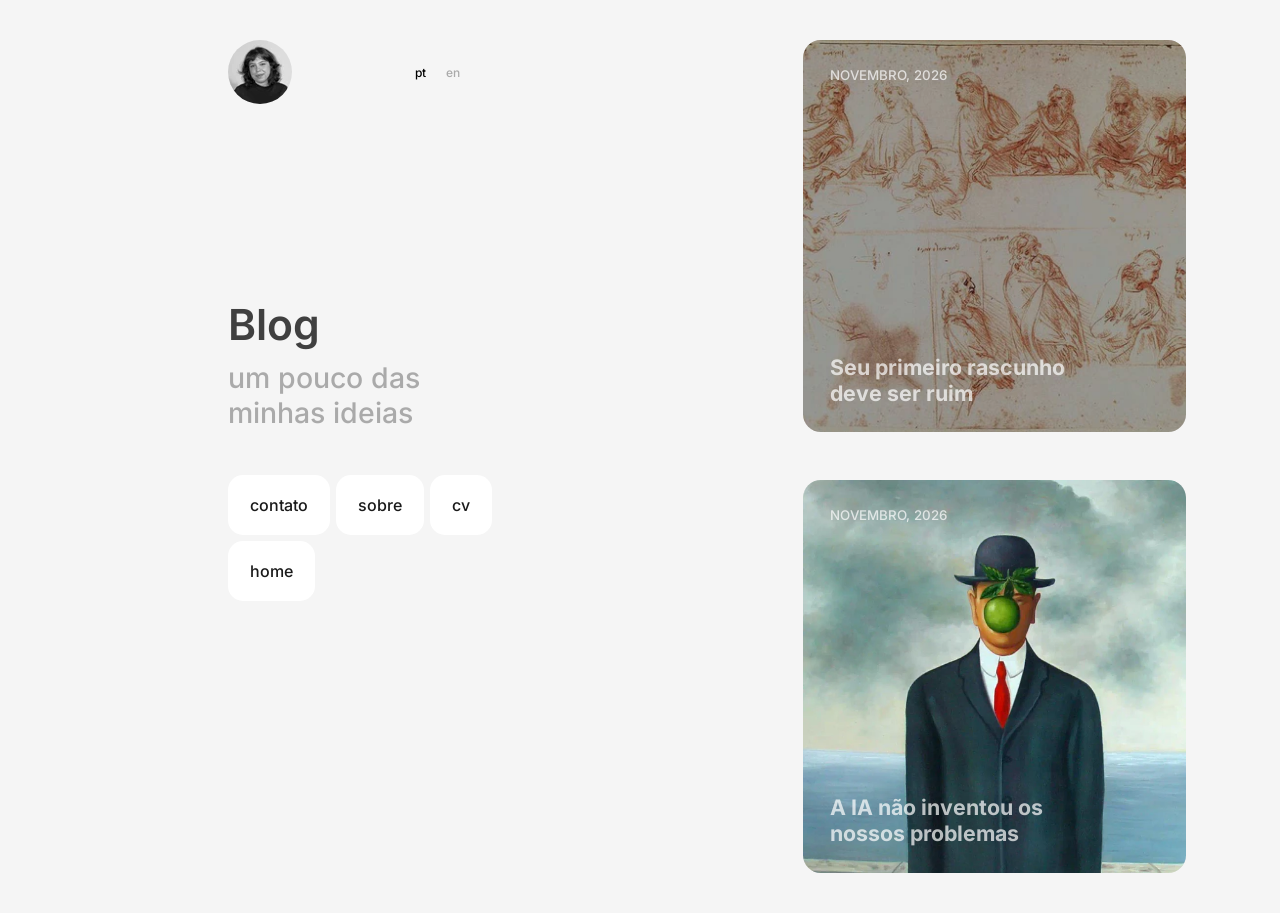
<file: index.html>
<!DOCTYPE html><html lang="pt-BR"><head><meta charset="utf-8"><meta name="viewport" content="width=device-width, initial-scale=1"><link rel="icon" type="image/svg+xml" href="/favicon.svg"><title>Blog — Júlia Lopes</title><meta name="description" content="Blog"><meta property="og:title" content="Blog — Júlia Lopes"><meta property="og:description" content="Blog"><meta property="og:type" content="website"><link rel="canonical" href="https://blog.julialopes.site/"><link rel="alternate" hreflang="pt-BR" href="https://blog.julialopes.site/"><link rel="alternate" hreflang="en" href="https://blog.julialopes.site/en/"><link rel="alternate" hreflang="x-default" href="https://blog.julialopes.site/"><script>
      // Liga as animações antes da primeira pintura (evita "piscar" o conteúdo).
      // Com "reduzir movimento" também liga: o CSS deixa só os fades.
      document.documentElement.dataset.motion = '';
    </script><meta name="astro-view-transitions-enabled" content="true"><meta name="astro-view-transitions-fallback" content="animate"><script type="module" src="/_astro/ClientRouter.astro_astro_type_script_index_0_lang.DsEvlweG.js"></script><link rel="stylesheet" href="/_astro/portfolio.BgeKsDeW.css"><link rel="stylesheet" href="/_astro/Base.nbNS0-gS.css"><style>body:has(.blog-home){background:#f5f5f5}.posts[data-astro-cid-caz7lfis]{width:var(--card-largura);justify-content:center;justify-self:end;gap:var(--espaco-paineis);flex-direction:column;min-width:0;min-height:100svh;padding-block:40px;display:flex}.post-card[data-astro-cid-caz7lfis]{width:100%;aspect-ratio:var(--card-proporcao);border-radius:calc(20 * var(--home-unidade));view-transition-class:blog capa-post;background:#efefef;flex-shrink:0;position:relative;overflow:hidden}.post-link[data-astro-cid-caz7lfis]{color:#424242;flex-direction:column;justify-content:flex-end;text-decoration:none;display:flex;position:absolute;inset:0;overflow:hidden}.post-cover[data-astro-cid-caz7lfis]{object-fit:cover;object-position:center top;transform-origin:top;width:100%;height:100%;transition:transform .6s cubic-bezier(.23,1,.32,1);position:absolute;inset:0}.post-cover-vazio[data-astro-cid-caz7lfis]{background:#efefef}.post-copy[data-astro-cid-caz7lfis]{z-index:1;padding:calc(30 * var(--home-unidade));color:#ffffffb3;flex-direction:column;flex:1;display:flex;position:relative}.post-copy[data-astro-cid-caz7lfis] time[data-astro-cid-caz7lfis]{font-size:calc(15 * var(--home-unidade));text-transform:uppercase;align-self:flex-start;font-weight:500}.post-copy[data-astro-cid-caz7lfis] h2[data-astro-cid-caz7lfis]{font-size:calc(24 * var(--home-unidade));max-width:calc(310 * var(--home-unidade));margin-top:auto;font-weight:700;line-height:normal}.idioma-fallback[data-astro-cid-caz7lfis]{margin-top:calc(4 * var(--home-unidade));font-size:calc(12 * var(--home-unidade));text-transform:uppercase;align-self:flex-start}.post-link[data-astro-cid-caz7lfis]:hover .post-cover[data-astro-cid-caz7lfis]{transform:scale(1.035)}.post-link[data-astro-cid-caz7lfis]:focus-visible{outline-offset:-5px;border-radius:inherit;outline:2px solid #404040}.post-empty[data-astro-cid-caz7lfis]{aspect-ratio:1;width:100%;padding:calc(30 * var(--home-unidade));border-radius:calc(20 * var(--home-unidade));color:#777;font-size:calc(20 * var(--home-unidade));background:#efefef;align-items:flex-end;display:flex}@media (width<=767px){.posts[data-astro-cid-caz7lfis]{justify-content:flex-start;gap:20px;width:calc(100% - 48px);min-height:0;padding:0 0 56px}.post-card[data-astro-cid-caz7lfis]{border-radius:18px}.post-copy[data-astro-cid-caz7lfis]{padding:24px}.post-copy[data-astro-cid-caz7lfis] time[data-astro-cid-caz7lfis]{font-size:12px}.post-copy[data-astro-cid-caz7lfis] h2[data-astro-cid-caz7lfis]{max-width:85%;font-size:24px}.idioma-fallback[data-astro-cid-caz7lfis]{margin-top:4px;font-size:11px}.post-empty[data-astro-cid-caz7lfis]{padding:24px;font-size:18px}}@media (prefers-reduced-motion:reduce){.post-cover[data-astro-cid-caz7lfis]{transition:none}.post-link[data-astro-cid-caz7lfis]:hover .post-cover[data-astro-cid-caz7lfis]{transform:none}}
</style><style>[data-astro-transition-scope="astro-h4c4pxlz-1"] { view-transition-name: post-seu-primeiro-rascunho-deve-ser-ruim; }@layer astro { ::view-transition-old(post-seu-primeiro-rascunho-deve-ser-ruim) { 
	animation-duration: 180ms;
	animation-timing-function: cubic-bezier(0.76, 0, 0.24, 1);
	animation-fill-mode: both;
	animation-name: astroFadeOut; }::view-transition-new(post-seu-primeiro-rascunho-deve-ser-ruim) { 
	animation-duration: 180ms;
	animation-timing-function: cubic-bezier(0.76, 0, 0.24, 1);
	animation-fill-mode: both;
	animation-name: astroFadeIn; }[data-astro-transition=back]::view-transition-old(post-seu-primeiro-rascunho-deve-ser-ruim) { 
	animation-duration: 180ms;
	animation-timing-function: cubic-bezier(0.76, 0, 0.24, 1);
	animation-fill-mode: both;
	animation-name: astroFadeOut; }[data-astro-transition=back]::view-transition-new(post-seu-primeiro-rascunho-deve-ser-ruim) { 
	animation-duration: 180ms;
	animation-timing-function: cubic-bezier(0.76, 0, 0.24, 1);
	animation-fill-mode: both;
	animation-name: astroFadeIn; } }[data-astro-transition-fallback="old"] [data-astro-transition-scope="astro-h4c4pxlz-1"],
			[data-astro-transition-fallback="old"][data-astro-transition-scope="astro-h4c4pxlz-1"] { 
	animation-duration: 180ms;
	animation-timing-function: cubic-bezier(0.76, 0, 0.24, 1);
	animation-fill-mode: both;
	animation-name: astroFadeOut; }[data-astro-transition-fallback="new"] [data-astro-transition-scope="astro-h4c4pxlz-1"],
			[data-astro-transition-fallback="new"][data-astro-transition-scope="astro-h4c4pxlz-1"] { 
	animation-duration: 180ms;
	animation-timing-function: cubic-bezier(0.76, 0, 0.24, 1);
	animation-fill-mode: both;
	animation-name: astroFadeIn; }[data-astro-transition=back][data-astro-transition-fallback="old"] [data-astro-transition-scope="astro-h4c4pxlz-1"],
			[data-astro-transition=back][data-astro-transition-fallback="old"][data-astro-transition-scope="astro-h4c4pxlz-1"] { 
	animation-duration: 180ms;
	animation-timing-function: cubic-bezier(0.76, 0, 0.24, 1);
	animation-fill-mode: both;
	animation-name: astroFadeOut; }[data-astro-transition=back][data-astro-transition-fallback="new"] [data-astro-transition-scope="astro-h4c4pxlz-1"],
			[data-astro-transition=back][data-astro-transition-fallback="new"][data-astro-transition-scope="astro-h4c4pxlz-1"] { 
	animation-duration: 180ms;
	animation-timing-function: cubic-bezier(0.76, 0, 0.24, 1);
	animation-fill-mode: both;
	animation-name: astroFadeIn; }</style><style>[data-astro-transition-scope="astro-h4c4pxlz-2"] { view-transition-name: post-a-ia-nao-inventou-os-nossos-problemas; }@layer astro { ::view-transition-old(post-a-ia-nao-inventou-os-nossos-problemas) { 
	animation-duration: 180ms;
	animation-timing-function: cubic-bezier(0.76, 0, 0.24, 1);
	animation-fill-mode: both;
	animation-name: astroFadeOut; }::view-transition-new(post-a-ia-nao-inventou-os-nossos-problemas) { 
	animation-duration: 180ms;
	animation-timing-function: cubic-bezier(0.76, 0, 0.24, 1);
	animation-fill-mode: both;
	animation-name: astroFadeIn; }[data-astro-transition=back]::view-transition-old(post-a-ia-nao-inventou-os-nossos-problemas) { 
	animation-duration: 180ms;
	animation-timing-function: cubic-bezier(0.76, 0, 0.24, 1);
	animation-fill-mode: both;
	animation-name: astroFadeOut; }[data-astro-transition=back]::view-transition-new(post-a-ia-nao-inventou-os-nossos-problemas) { 
	animation-duration: 180ms;
	animation-timing-function: cubic-bezier(0.76, 0, 0.24, 1);
	animation-fill-mode: both;
	animation-name: astroFadeIn; } }[data-astro-transition-fallback="old"] [data-astro-transition-scope="astro-h4c4pxlz-2"],
			[data-astro-transition-fallback="old"][data-astro-transition-scope="astro-h4c4pxlz-2"] { 
	animation-duration: 180ms;
	animation-timing-function: cubic-bezier(0.76, 0, 0.24, 1);
	animation-fill-mode: both;
	animation-name: astroFadeOut; }[data-astro-transition-fallback="new"] [data-astro-transition-scope="astro-h4c4pxlz-2"],
			[data-astro-transition-fallback="new"][data-astro-transition-scope="astro-h4c4pxlz-2"] { 
	animation-duration: 180ms;
	animation-timing-function: cubic-bezier(0.76, 0, 0.24, 1);
	animation-fill-mode: both;
	animation-name: astroFadeIn; }[data-astro-transition=back][data-astro-transition-fallback="old"] [data-astro-transition-scope="astro-h4c4pxlz-2"],
			[data-astro-transition=back][data-astro-transition-fallback="old"][data-astro-transition-scope="astro-h4c4pxlz-2"] { 
	animation-duration: 180ms;
	animation-timing-function: cubic-bezier(0.76, 0, 0.24, 1);
	animation-fill-mode: both;
	animation-name: astroFadeOut; }[data-astro-transition=back][data-astro-transition-fallback="new"] [data-astro-transition-scope="astro-h4c4pxlz-2"],
			[data-astro-transition=back][data-astro-transition-fallback="new"][data-astro-transition-scope="astro-h4c4pxlz-2"] { 
	animation-duration: 180ms;
	animation-timing-function: cubic-bezier(0.76, 0, 0.24, 1);
	animation-fill-mode: both;
	animation-name: astroFadeIn; }</style><style>[data-astro-transition-scope="astro-ebr5bgye-3"] { view-transition-name: perfil-topo; }@layer astro { ::view-transition-old(perfil-topo) { 
	animation-duration: 180ms;
	animation-timing-function: cubic-bezier(0.76, 0, 0.24, 1);
	animation-fill-mode: both;
	animation-name: astroFadeOut; }::view-transition-new(perfil-topo) { 
	animation-duration: 180ms;
	animation-timing-function: cubic-bezier(0.76, 0, 0.24, 1);
	animation-fill-mode: both;
	animation-name: astroFadeIn; }[data-astro-transition=back]::view-transition-old(perfil-topo) { 
	animation-duration: 180ms;
	animation-timing-function: cubic-bezier(0.76, 0, 0.24, 1);
	animation-fill-mode: both;
	animation-name: astroFadeOut; }[data-astro-transition=back]::view-transition-new(perfil-topo) { 
	animation-duration: 180ms;
	animation-timing-function: cubic-bezier(0.76, 0, 0.24, 1);
	animation-fill-mode: both;
	animation-name: astroFadeIn; } }[data-astro-transition-fallback="old"] [data-astro-transition-scope="astro-ebr5bgye-3"],
			[data-astro-transition-fallback="old"][data-astro-transition-scope="astro-ebr5bgye-3"] { 
	animation-duration: 180ms;
	animation-timing-function: cubic-bezier(0.76, 0, 0.24, 1);
	animation-fill-mode: both;
	animation-name: astroFadeOut; }[data-astro-transition-fallback="new"] [data-astro-transition-scope="astro-ebr5bgye-3"],
			[data-astro-transition-fallback="new"][data-astro-transition-scope="astro-ebr5bgye-3"] { 
	animation-duration: 180ms;
	animation-timing-function: cubic-bezier(0.76, 0, 0.24, 1);
	animation-fill-mode: both;
	animation-name: astroFadeIn; }[data-astro-transition=back][data-astro-transition-fallback="old"] [data-astro-transition-scope="astro-ebr5bgye-3"],
			[data-astro-transition=back][data-astro-transition-fallback="old"][data-astro-transition-scope="astro-ebr5bgye-3"] { 
	animation-duration: 180ms;
	animation-timing-function: cubic-bezier(0.76, 0, 0.24, 1);
	animation-fill-mode: both;
	animation-name: astroFadeOut; }[data-astro-transition=back][data-astro-transition-fallback="new"] [data-astro-transition-scope="astro-ebr5bgye-3"],
			[data-astro-transition=back][data-astro-transition-fallback="new"][data-astro-transition-scope="astro-ebr5bgye-3"] { 
	animation-duration: 180ms;
	animation-timing-function: cubic-bezier(0.76, 0, 0.24, 1);
	animation-fill-mode: both;
	animation-name: astroFadeIn; }</style><style>[data-astro-transition-scope="astro-uwfzphvb-4"] { view-transition-name: perfil-textos; }@layer astro { ::view-transition-old(perfil-textos) { 
	animation-duration: 180ms;
	animation-timing-function: cubic-bezier(0.76, 0, 0.24, 1);
	animation-fill-mode: both;
	animation-name: astroFadeOut; }::view-transition-new(perfil-textos) { 
	animation-duration: 180ms;
	animation-timing-function: cubic-bezier(0.76, 0, 0.24, 1);
	animation-fill-mode: both;
	animation-name: astroFadeIn; }[data-astro-transition=back]::view-transition-old(perfil-textos) { 
	animation-duration: 180ms;
	animation-timing-function: cubic-bezier(0.76, 0, 0.24, 1);
	animation-fill-mode: both;
	animation-name: astroFadeOut; }[data-astro-transition=back]::view-transition-new(perfil-textos) { 
	animation-duration: 180ms;
	animation-timing-function: cubic-bezier(0.76, 0, 0.24, 1);
	animation-fill-mode: both;
	animation-name: astroFadeIn; } }[data-astro-transition-fallback="old"] [data-astro-transition-scope="astro-uwfzphvb-4"],
			[data-astro-transition-fallback="old"][data-astro-transition-scope="astro-uwfzphvb-4"] { 
	animation-duration: 180ms;
	animation-timing-function: cubic-bezier(0.76, 0, 0.24, 1);
	animation-fill-mode: both;
	animation-name: astroFadeOut; }[data-astro-transition-fallback="new"] [data-astro-transition-scope="astro-uwfzphvb-4"],
			[data-astro-transition-fallback="new"][data-astro-transition-scope="astro-uwfzphvb-4"] { 
	animation-duration: 180ms;
	animation-timing-function: cubic-bezier(0.76, 0, 0.24, 1);
	animation-fill-mode: both;
	animation-name: astroFadeIn; }[data-astro-transition=back][data-astro-transition-fallback="old"] [data-astro-transition-scope="astro-uwfzphvb-4"],
			[data-astro-transition=back][data-astro-transition-fallback="old"][data-astro-transition-scope="astro-uwfzphvb-4"] { 
	animation-duration: 180ms;
	animation-timing-function: cubic-bezier(0.76, 0, 0.24, 1);
	animation-fill-mode: both;
	animation-name: astroFadeOut; }[data-astro-transition=back][data-astro-transition-fallback="new"] [data-astro-transition-scope="astro-uwfzphvb-4"],
			[data-astro-transition=back][data-astro-transition-fallback="new"][data-astro-transition-scope="astro-uwfzphvb-4"] { 
	animation-duration: 180ms;
	animation-timing-function: cubic-bezier(0.76, 0, 0.24, 1);
	animation-fill-mode: both;
	animation-name: astroFadeIn; }</style><style>[data-astro-transition-scope="astro-uesctiyb-5"] { view-transition-name: perfil-links; }@layer astro { ::view-transition-old(perfil-links) { 
	animation-duration: 180ms;
	animation-timing-function: cubic-bezier(0.76, 0, 0.24, 1);
	animation-fill-mode: both;
	animation-name: astroFadeOut; }::view-transition-new(perfil-links) { 
	animation-duration: 180ms;
	animation-timing-function: cubic-bezier(0.76, 0, 0.24, 1);
	animation-fill-mode: both;
	animation-name: astroFadeIn; }[data-astro-transition=back]::view-transition-old(perfil-links) { 
	animation-duration: 180ms;
	animation-timing-function: cubic-bezier(0.76, 0, 0.24, 1);
	animation-fill-mode: both;
	animation-name: astroFadeOut; }[data-astro-transition=back]::view-transition-new(perfil-links) { 
	animation-duration: 180ms;
	animation-timing-function: cubic-bezier(0.76, 0, 0.24, 1);
	animation-fill-mode: both;
	animation-name: astroFadeIn; } }[data-astro-transition-fallback="old"] [data-astro-transition-scope="astro-uesctiyb-5"],
			[data-astro-transition-fallback="old"][data-astro-transition-scope="astro-uesctiyb-5"] { 
	animation-duration: 180ms;
	animation-timing-function: cubic-bezier(0.76, 0, 0.24, 1);
	animation-fill-mode: both;
	animation-name: astroFadeOut; }[data-astro-transition-fallback="new"] [data-astro-transition-scope="astro-uesctiyb-5"],
			[data-astro-transition-fallback="new"][data-astro-transition-scope="astro-uesctiyb-5"] { 
	animation-duration: 180ms;
	animation-timing-function: cubic-bezier(0.76, 0, 0.24, 1);
	animation-fill-mode: both;
	animation-name: astroFadeIn; }[data-astro-transition=back][data-astro-transition-fallback="old"] [data-astro-transition-scope="astro-uesctiyb-5"],
			[data-astro-transition=back][data-astro-transition-fallback="old"][data-astro-transition-scope="astro-uesctiyb-5"] { 
	animation-duration: 180ms;
	animation-timing-function: cubic-bezier(0.76, 0, 0.24, 1);
	animation-fill-mode: both;
	animation-name: astroFadeOut; }[data-astro-transition=back][data-astro-transition-fallback="new"] [data-astro-transition-scope="astro-uesctiyb-5"],
			[data-astro-transition=back][data-astro-transition-fallback="new"][data-astro-transition-scope="astro-uesctiyb-5"] { 
	animation-duration: 180ms;
	animation-timing-function: cubic-bezier(0.76, 0, 0.24, 1);
	animation-fill-mode: both;
	animation-name: astroFadeIn; }</style></head><body><main class="home portfolio-layout blog-layout blog-home" data-astro-cid-caz7lfis><aside class="sidebar sidebar-blog" data-astro-cid-wv7whodv><div class="perfil" data-astro-cid-wv7whodv><div data-astro-transition-scope="astro-ebr5bgye-3" class="topo" data-astro-cid-wv7whodv><a class="avatar-link" href="https://julialopes.site/" aria-label="Voltar à página inicial" title="Voltar à página inicial" data-astro-cid-wv7whodv><img src="/_astro/julia.D38xIB4u_ZhCvlV.webp" alt loading="eager" data-astro-cid-wv7whodv="true" decoding="async" width="64" height="64" class="avatar"></a><nav class="idiomas inline" aria-label="Idioma" data-astro-cid-zh35qibh><span class="atual" aria-current="true" data-astro-cid-zh35qibh>pt</span><a href="/en/" hreflang="en" lang="en" data-astro-cid-zh35qibh>en</a></nav></div><div data-astro-transition-scope="astro-uwfzphvb-4" class="apresentacao" data-astro-cid-wv7whodv><div class="textos" data-astro-cid-wv7whodv><h1 class="nome" data-astro-cid-wv7whodv>Blog</h1><p class="bio" data-astro-cid-wv7whodv>um pouco das minhas ideias</p></div></div></div><nav data-astro-transition-scope="astro-uesctiyb-5" class="links" aria-label="Contato" data-astro-cid-wv7whodv><a href="mailto:lopesfariasjulia@gmail.com" class="link-anim" rel="noopener" data-astro-cid-wv7whodv>contato</a><a href="https://julialopes.site/sobre" class="link-anim" data-astro-cid-wv7whodv>sobre</a><a href="/cv/cv_julialopes_pd.pdf" class="link-anim" download rel="noopener" title="Baixar currículo em PDF" data-astro-cid-wv7whodv>cv</a><a href="https://julialopes.site/" class="link-anim" data-astro-cid-wv7whodv>home</a></nav></aside><section class="posts" aria-label="Blog" data-astro-cid-caz7lfis><article data-astro-transition-scope="astro-h4c4pxlz-1" class="post-card" data-astro-cid-caz7lfis><a href="/seu-primeiro-rascunho-deve-ser-ruim/" class="post-link" data-astro-cid-caz7lfis><img src="/_astro/esboco-ultima-ceia.BMpI9Yeq_Z1HnzAS.webp" srcset="/_astro/esboco-ultima-ceia.BMpI9Yeq_Z2pDpCC.webp 600w, /_astro/esboco-ultima-ceia.BMpI9Yeq_Z1HnzAS.webp 960w" alt sizes="(max-width: 767px) calc(100vw - 48px), 30vw" data-astro-cid-caz7lfis="true" loading="lazy" decoding="async" width="960" height="641" class="post-cover"><div class="post-copy" data-astro-cid-caz7lfis><time datetime="2026-11-24T00:00:00.000Z" data-astro-cid-caz7lfis>Novembro, 2026</time><h2 data-astro-cid-caz7lfis>Seu primeiro rascunho deve ser ruim</h2></div></a></article><article data-astro-transition-scope="astro-h4c4pxlz-2" class="post-card" data-astro-cid-caz7lfis><a href="/a-ia-nao-inventou-os-nossos-problemas/" class="post-link" data-astro-cid-caz7lfis><img src="/_astro/o-filho-do-home-rene-magritte.DXO5CXrk_Z1cc4G3.webp" srcset="/_astro/o-filho-do-home-rene-magritte.DXO5CXrk_1KpnYi.webp 600w, /_astro/o-filho-do-home-rene-magritte.DXO5CXrk_Z1cc4G3.webp 848w" alt sizes="(max-width: 767px) calc(100vw - 48px), 30vw" data-astro-cid-caz7lfis="true" loading="lazy" decoding="async" width="848" height="1024" class="post-cover"><div class="post-copy" data-astro-cid-caz7lfis><time datetime="2026-11-07T00:00:00.000Z" data-astro-cid-caz7lfis>Novembro, 2026</time><h2 data-astro-cid-caz7lfis>A IA não inventou os nossos problemas</h2></div></a></article></section></main><script type="module" src="/_astro/Base.astro_astro_type_script_index_0_lang.ClRkFoYj.js"></script></body></html>
</file>
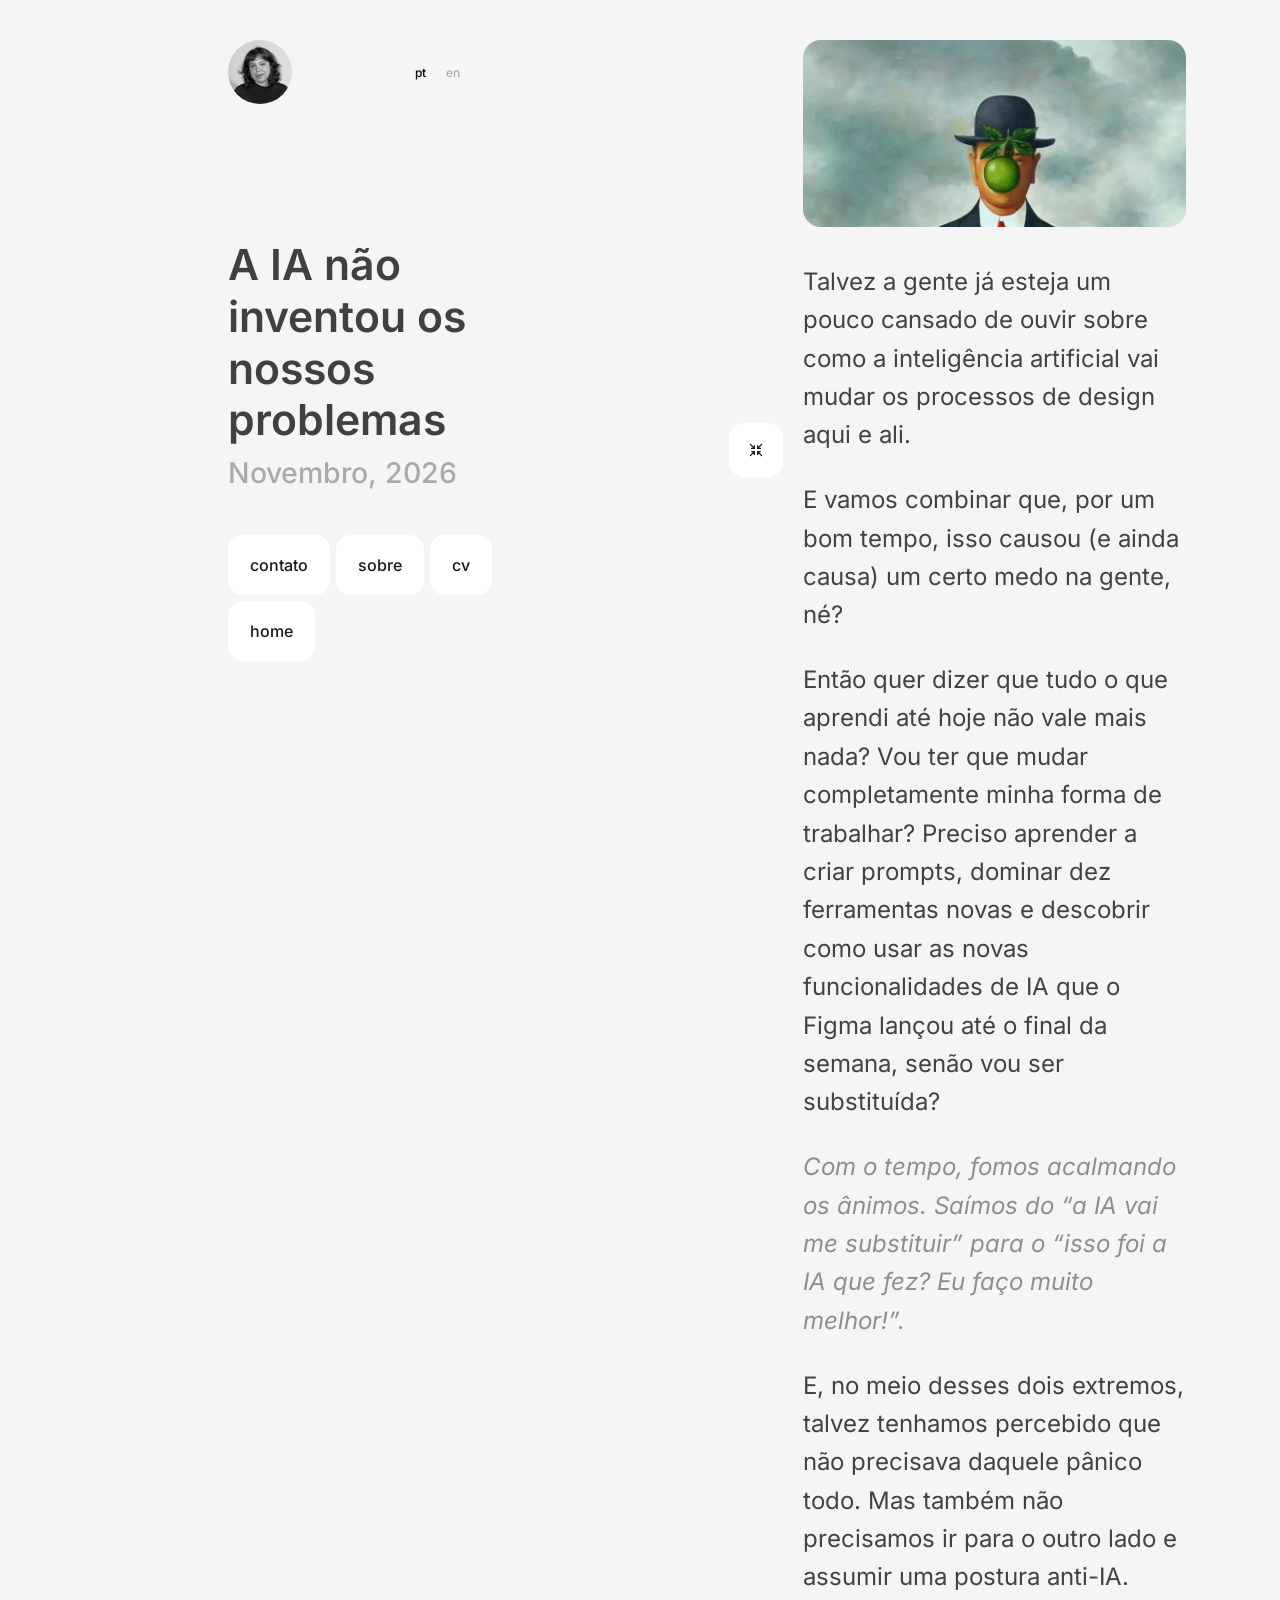
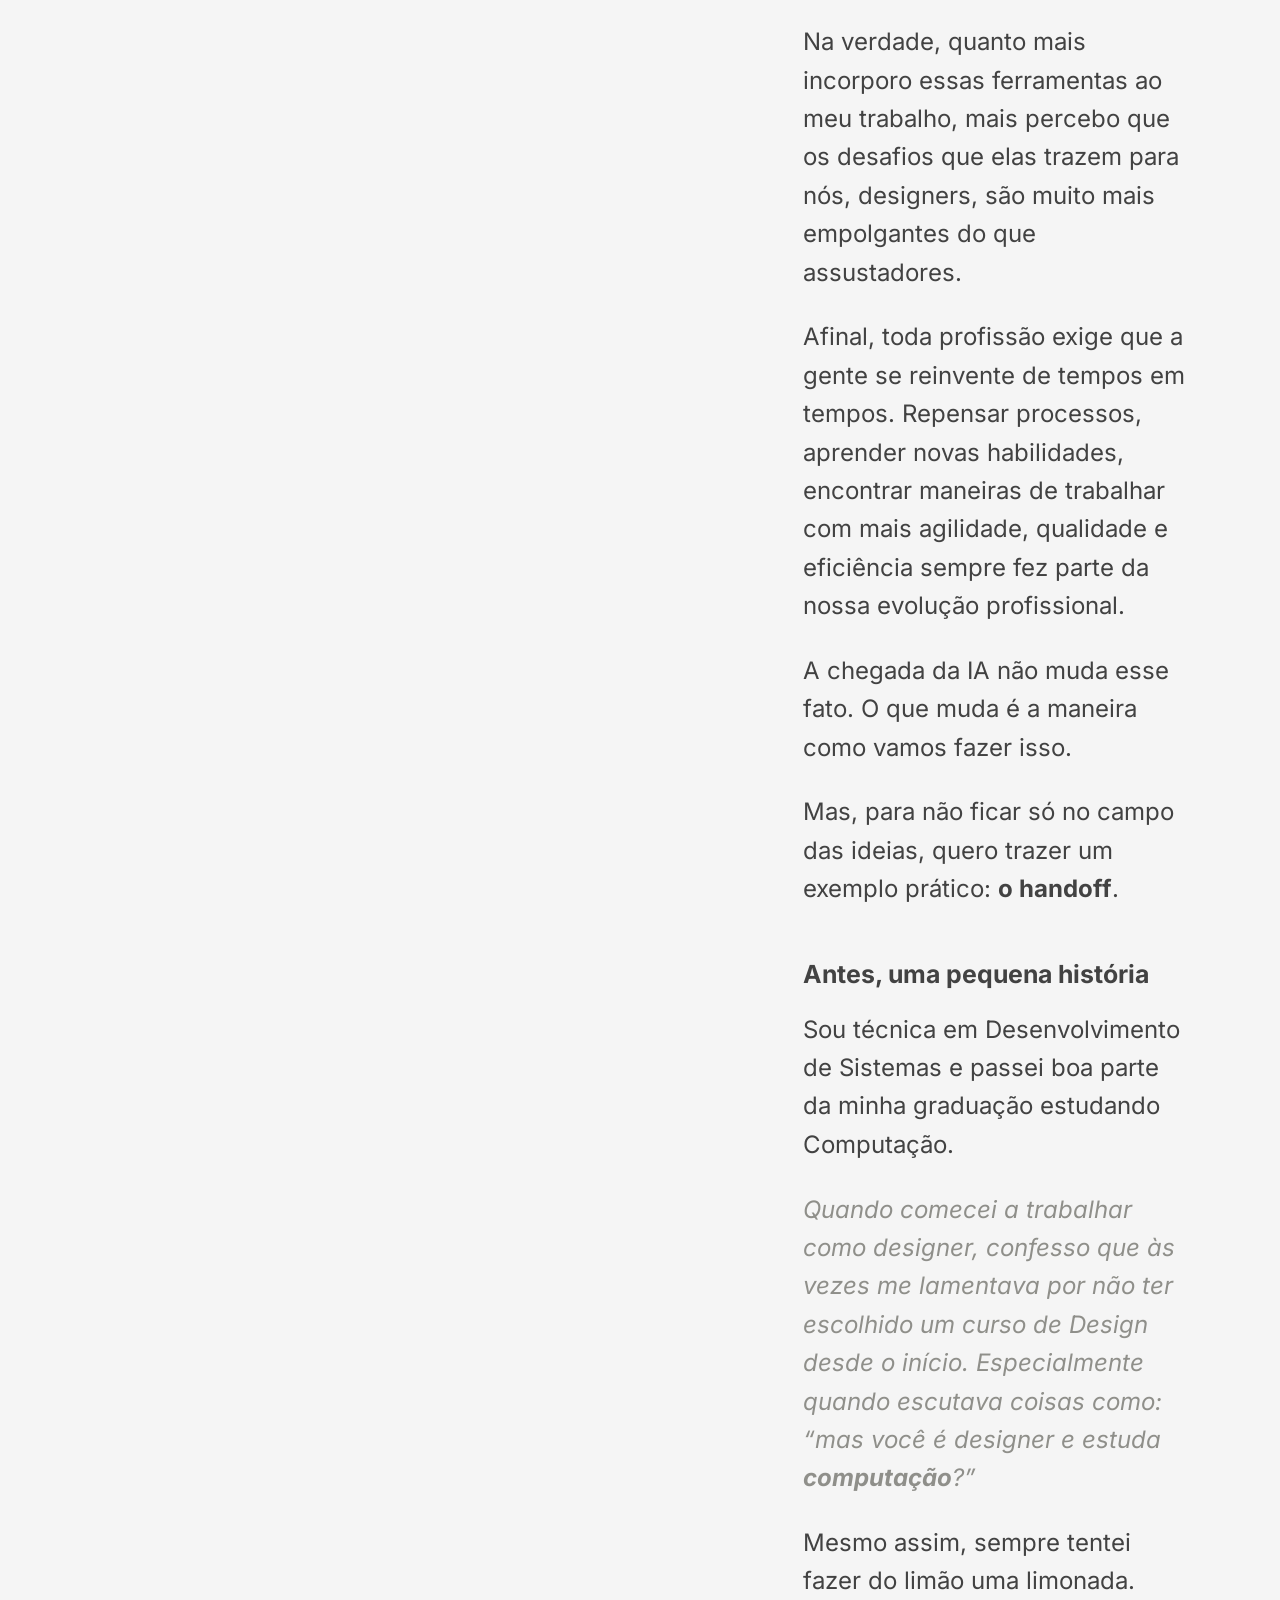
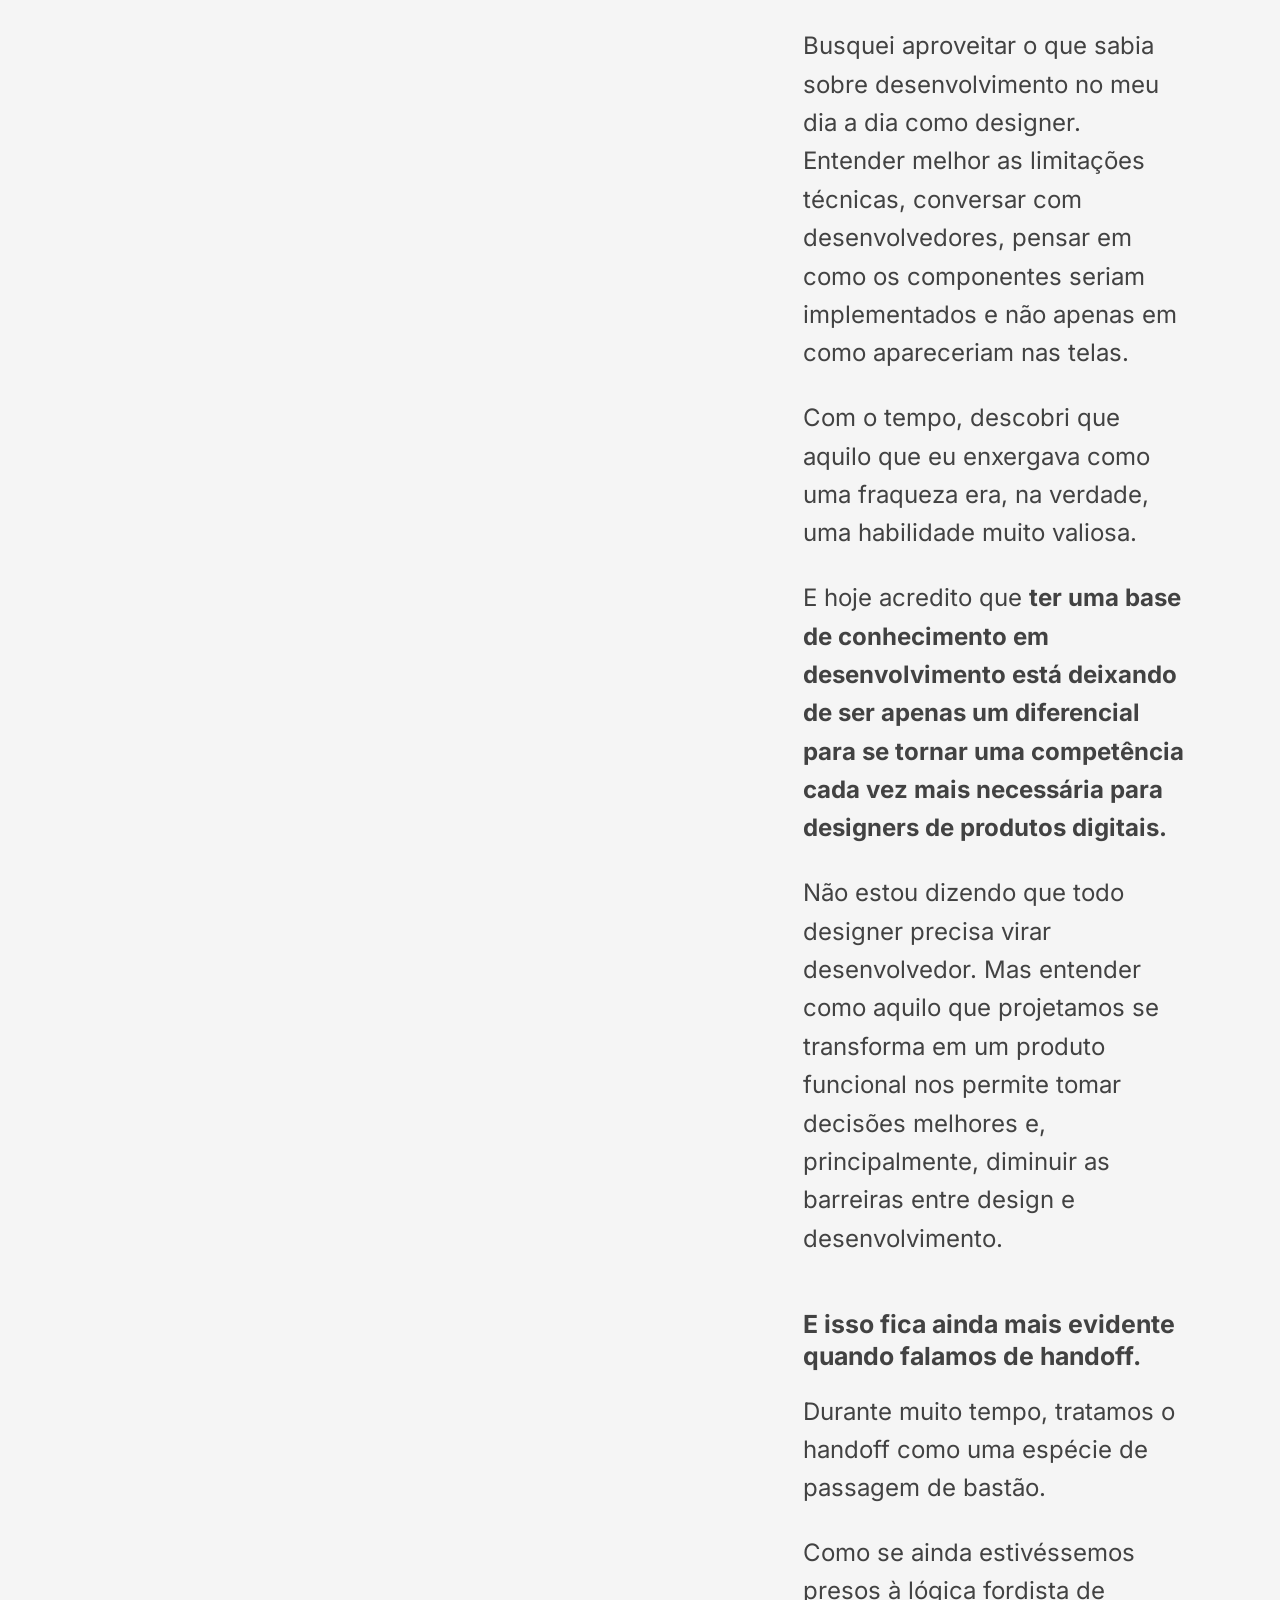
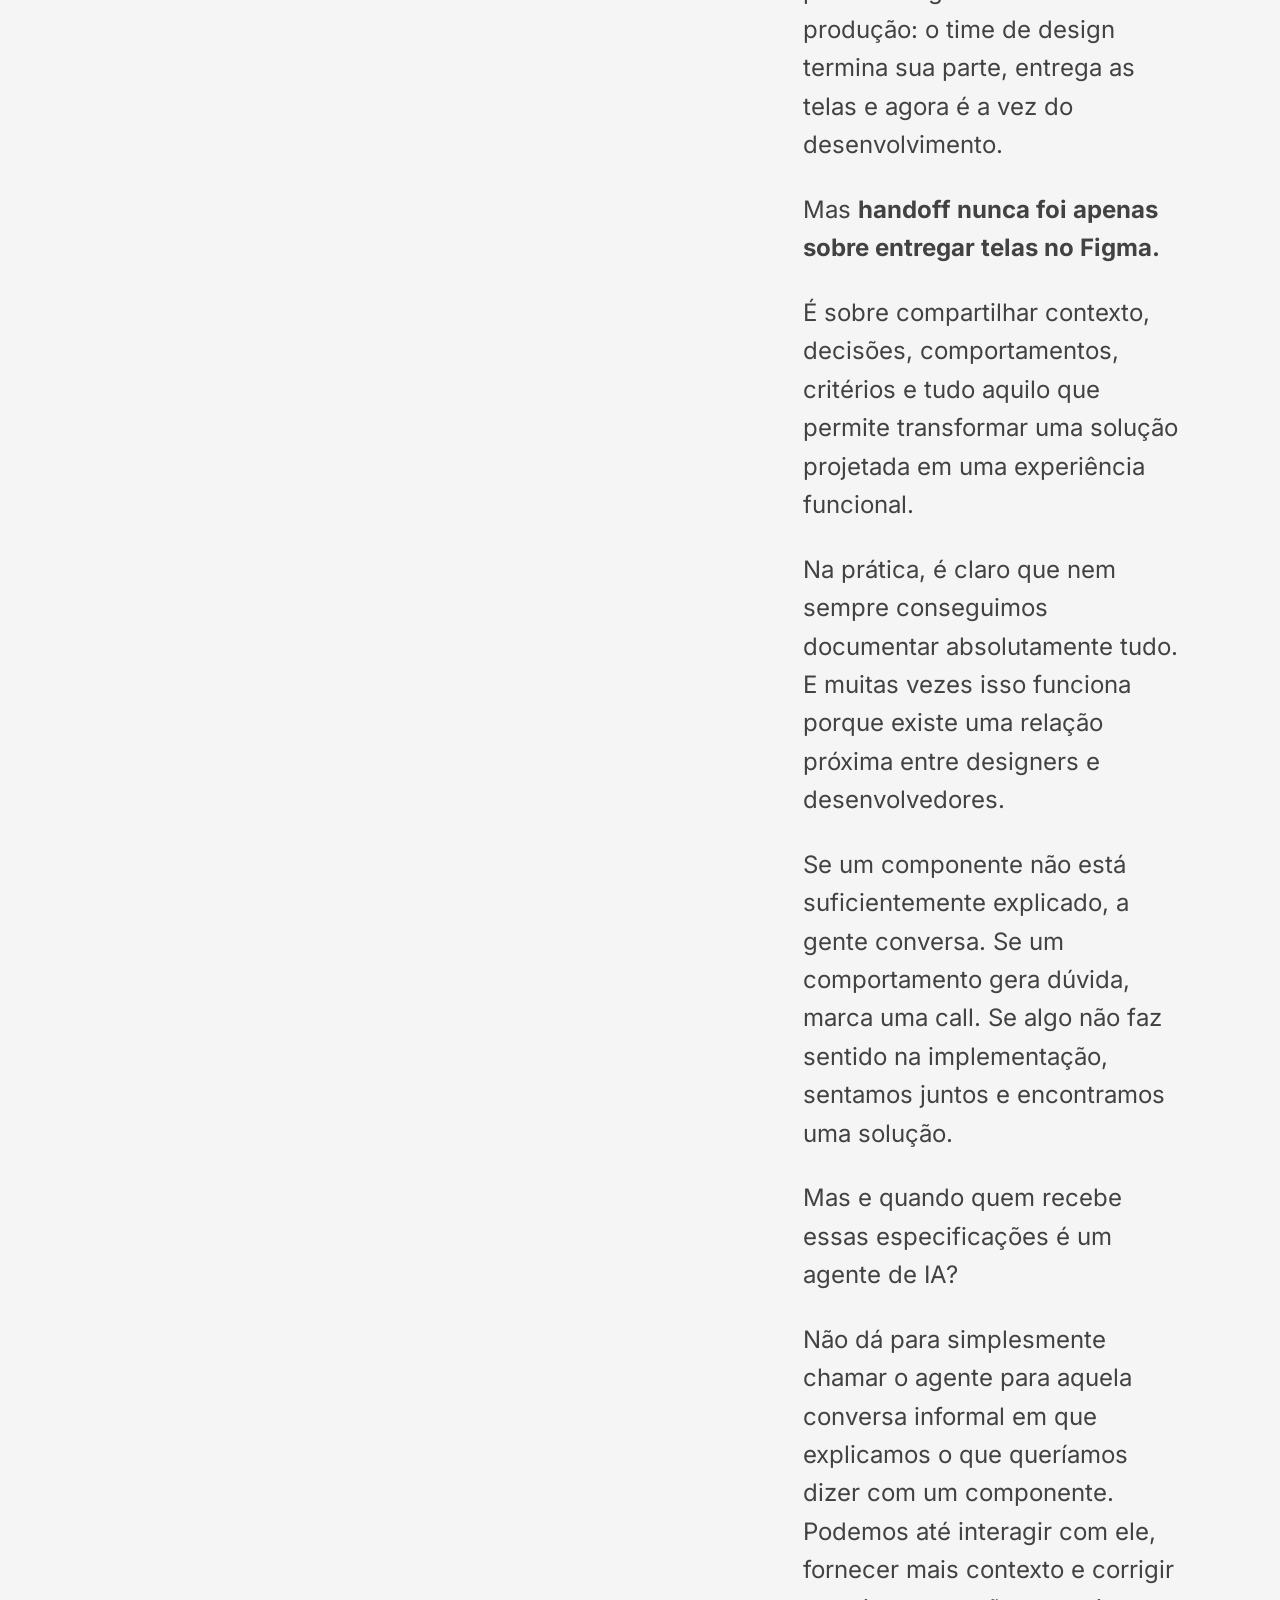
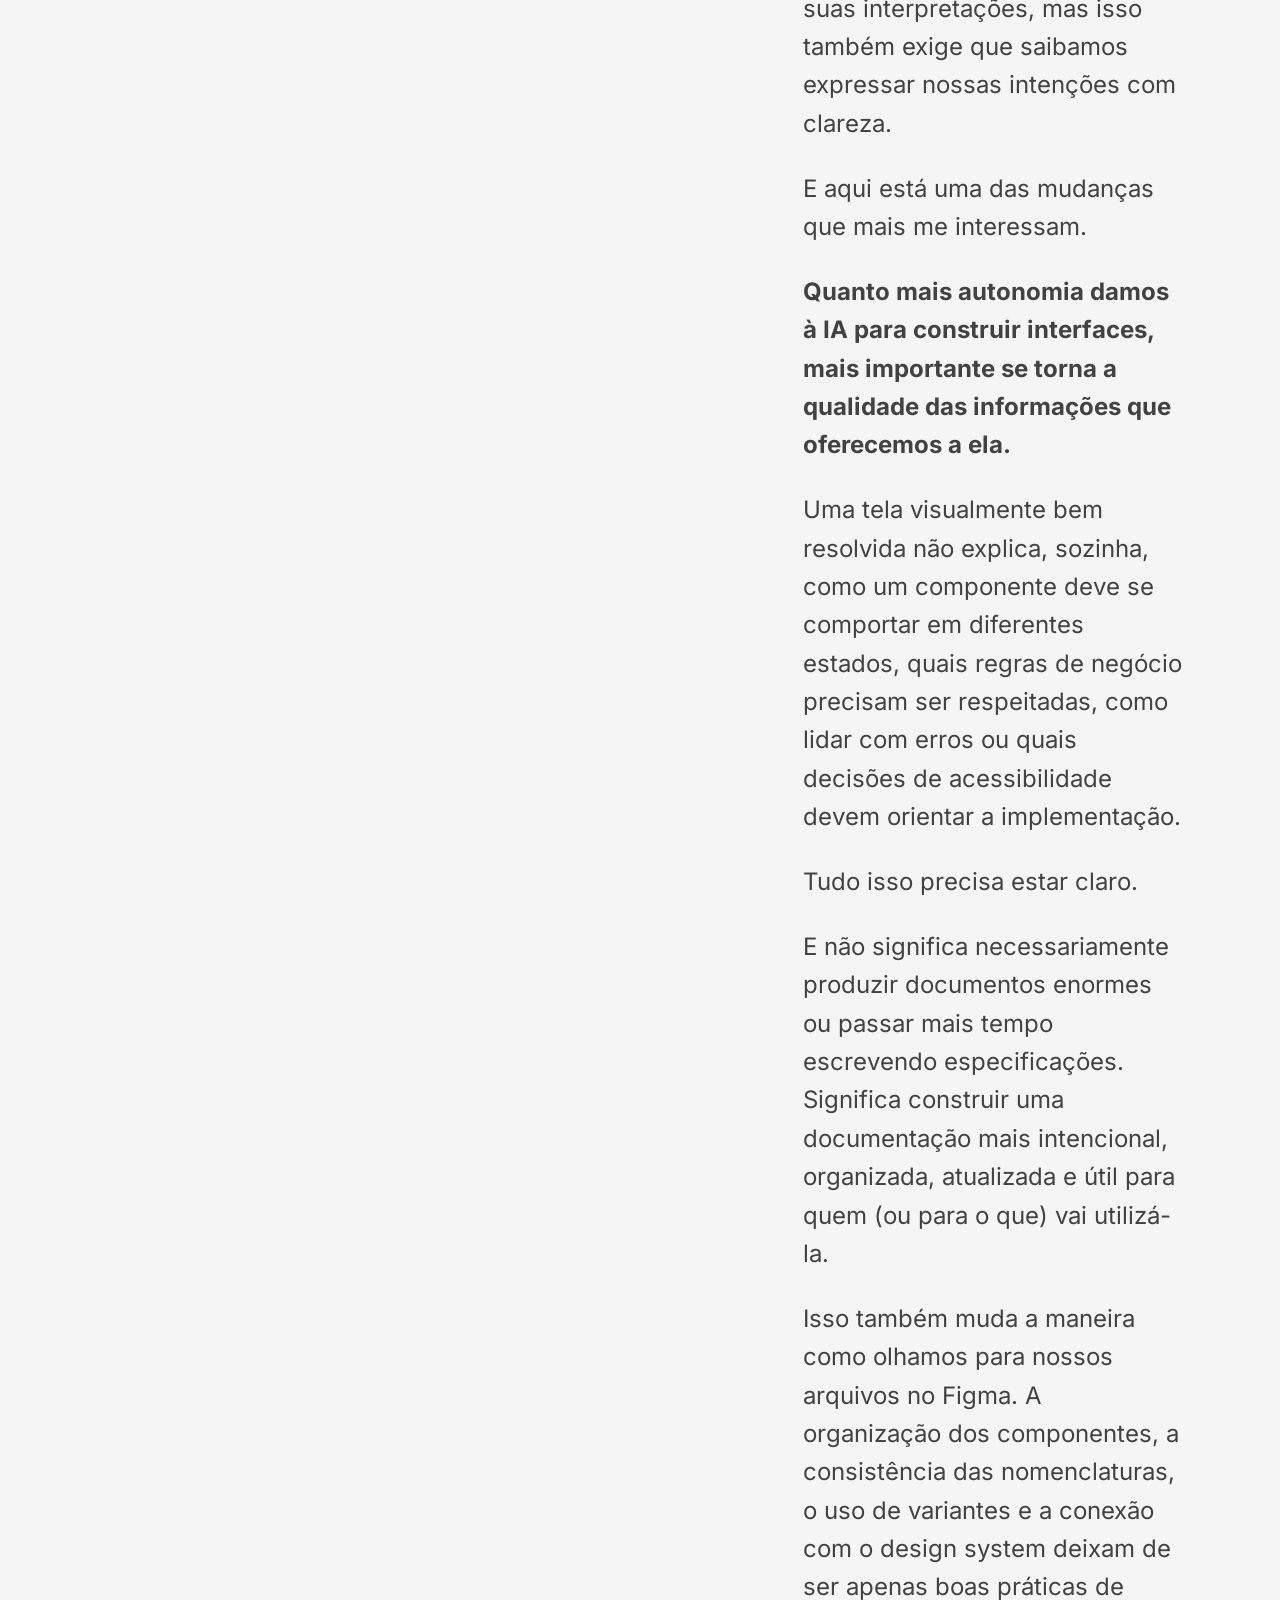
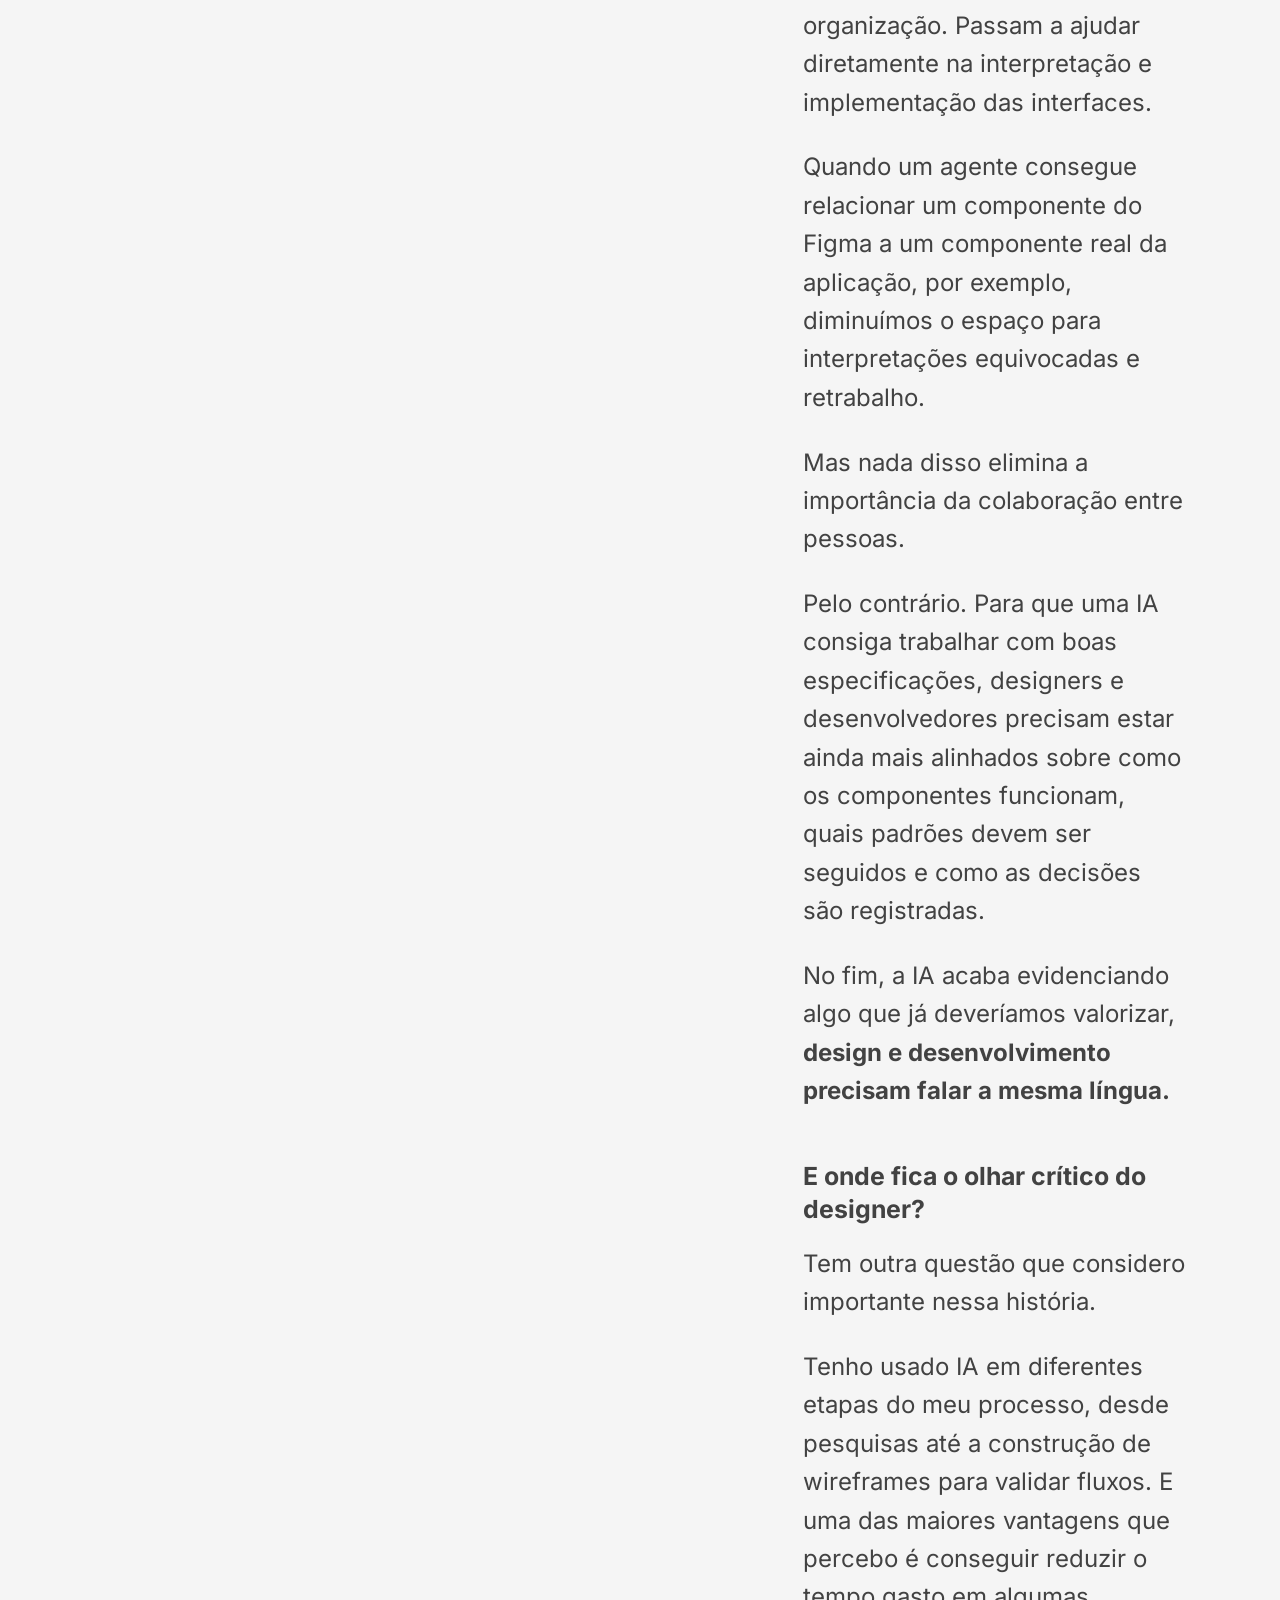
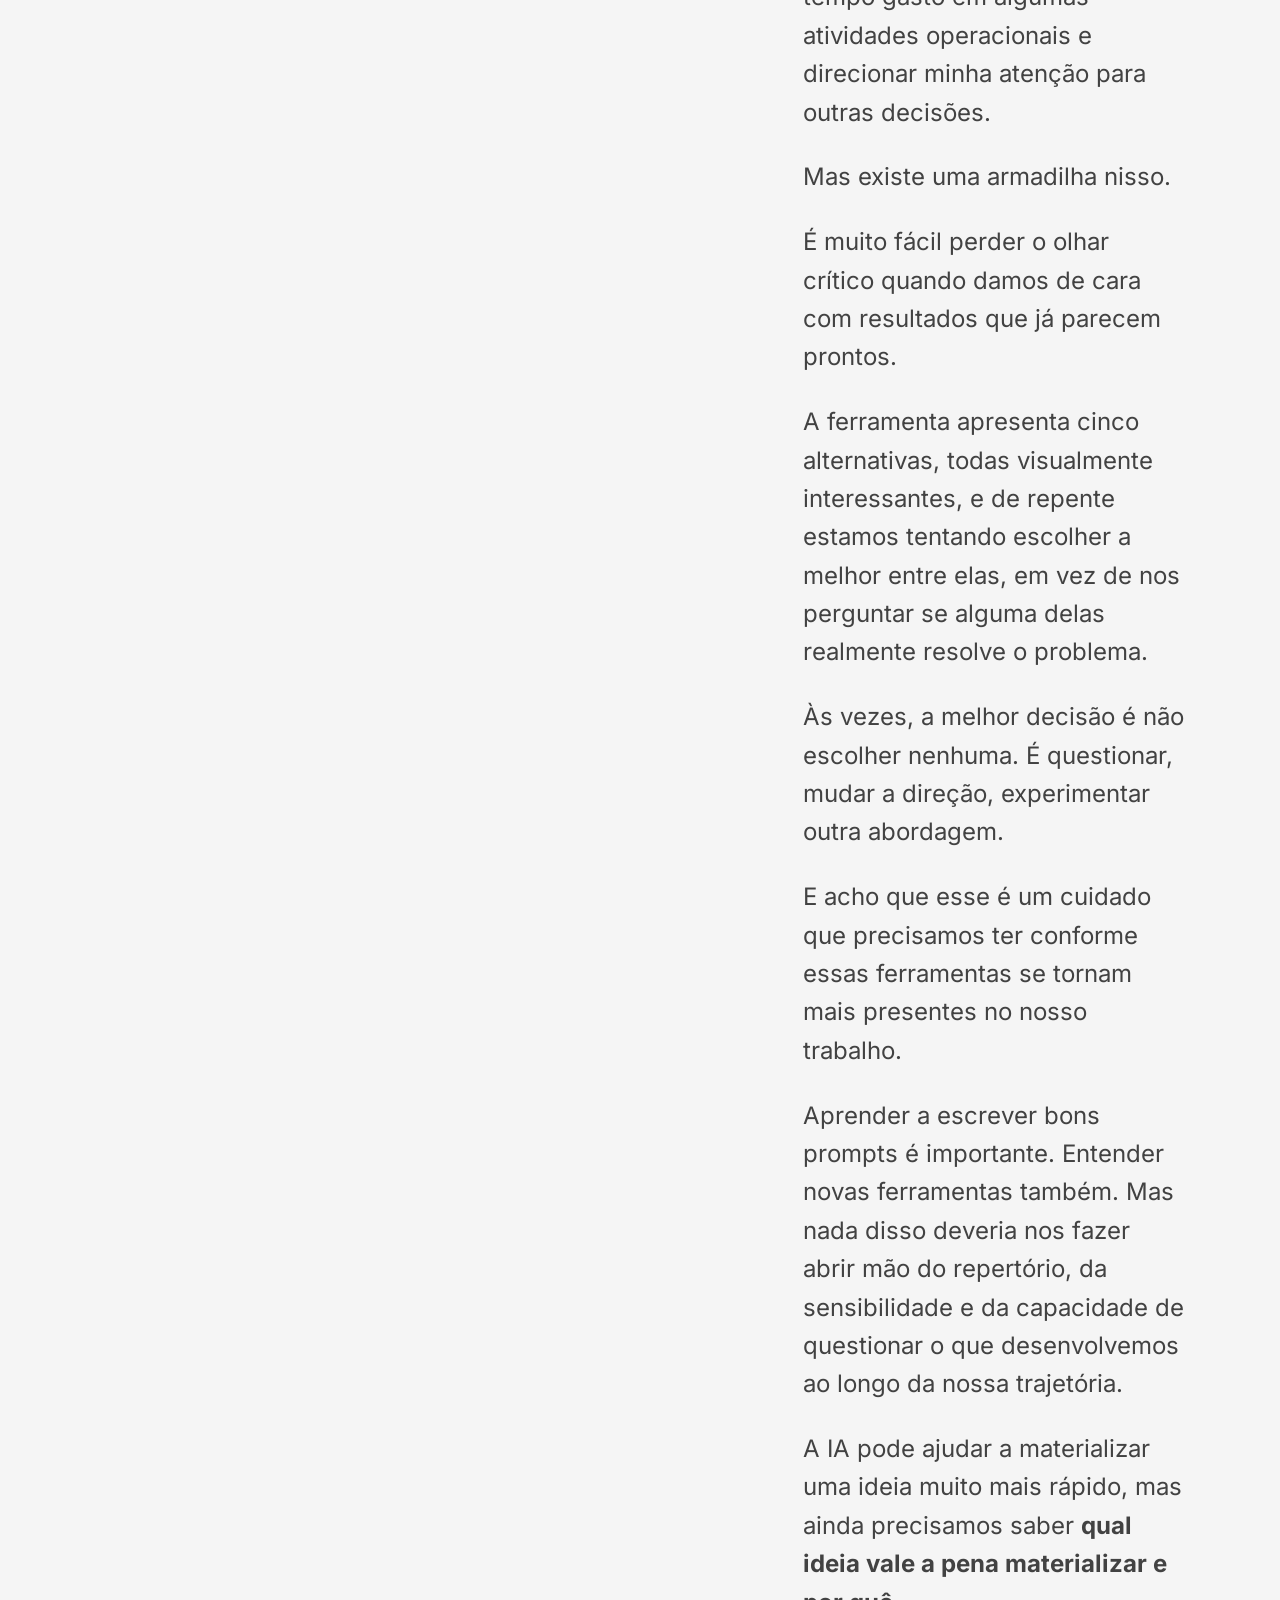
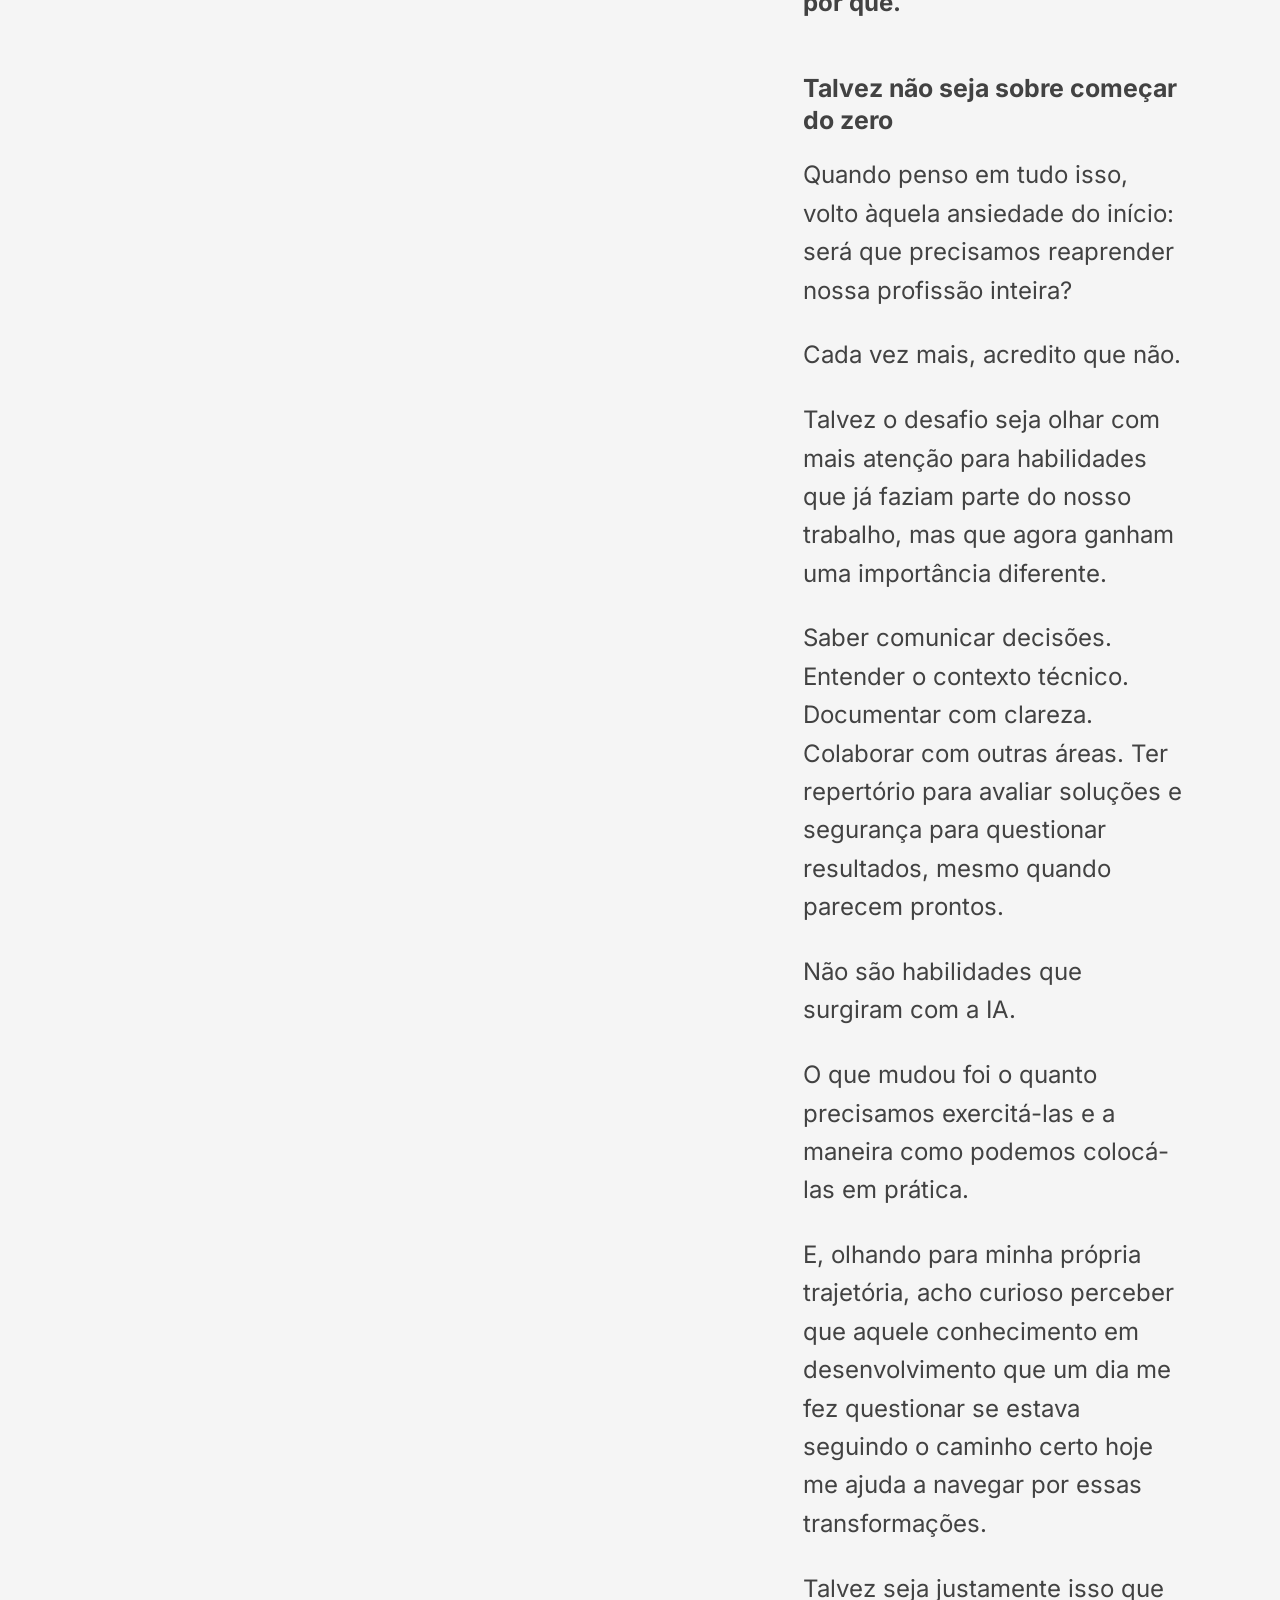
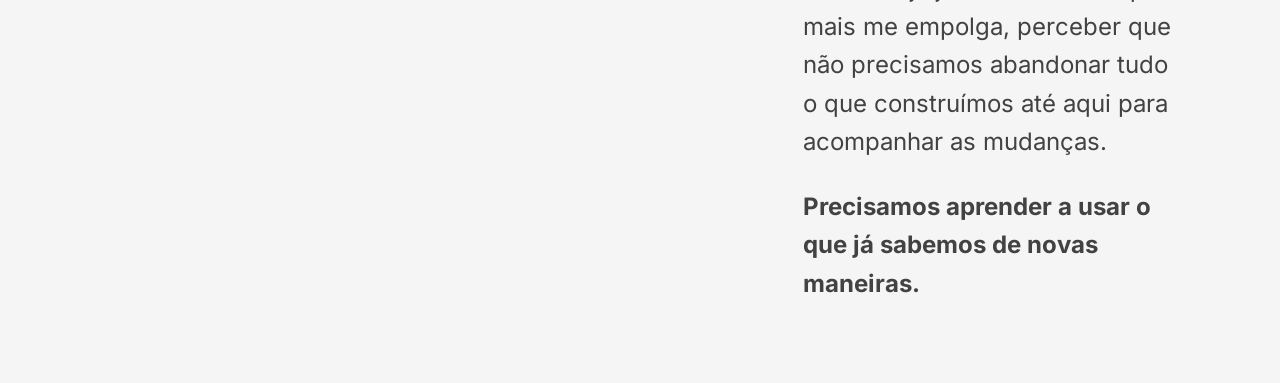
<file: a-ia-nao-inventou-os-nossos-problemas/index.html>
<!DOCTYPE html><html lang="pt-BR"><head><meta charset="utf-8"><meta name="viewport" content="width=device-width, initial-scale=1"><link rel="icon" type="image/svg+xml" href="/favicon.svg"><title>A IA não inventou os nossos problemas — Júlia Lopes</title><meta name="description" content="Novembro, 2026"><meta property="og:title" content="A IA não inventou os nossos problemas — Júlia Lopes"><meta property="og:description" content="Novembro, 2026"><meta property="og:type" content="website"><link rel="canonical" href="https://blog.julialopes.site/a-ia-nao-inventou-os-nossos-problemas/"><link rel="alternate" hreflang="pt-BR" href="https://blog.julialopes.site/a-ia-nao-inventou-os-nossos-problemas/"><link rel="alternate" hreflang="en" href="https://blog.julialopes.site/en/a-ia-nao-inventou-os-nossos-problemas/"><link rel="alternate" hreflang="x-default" href="https://blog.julialopes.site/a-ia-nao-inventou-os-nossos-problemas/"><script>
      // Liga as animações antes da primeira pintura (evita "piscar" o conteúdo).
      // Com "reduzir movimento" também liga: o CSS deixa só os fades.
      document.documentElement.dataset.motion = '';
    </script><meta name="astro-view-transitions-enabled" content="true"><meta name="astro-view-transitions-fallback" content="animate"><script type="module" src="/_astro/ClientRouter.astro_astro_type_script_index_0_lang.DsEvlweG.js"></script><link rel="stylesheet" href="/_astro/portfolio.BgeKsDeW.css"><link rel="stylesheet" href="/_astro/Base.nbNS0-gS.css"><style>.minimizar[data-astro-cid-ylwqc35x]{z-index:10;right:calc(var(--case-margem) + var(--card-largura) + 20px);color:#1a1a1a;width:54px;height:54px;transition:background-color var(--dur-hover) ease, scale var(--dur-hover) var(--ease-saida);background:#fff;border-radius:15px;justify-content:center;align-items:center;padding:20px;display:flex;position:absolute;top:50svh;translate:0 -50%}.minimizar-post[data-astro-cid-ylwqc35x]{top:0;right:calc(100% + 20px);translate:none}.minimizar[data-astro-cid-ylwqc35x] svg[data-astro-cid-ylwqc35x]{flex-shrink:0;width:14px;height:14px}.minimizar[data-astro-cid-ylwqc35x]:hover{background:#e8e8e8}.minimizar[data-astro-cid-ylwqc35x]:active{scale:.96}.minimizar[data-astro-cid-ylwqc35x]:focus-visible{outline:2px solid var(--case-links,#424242);outline-offset:4px}@media (width<=767px){.minimizar[data-astro-cid-ylwqc35x]{position:fixed;inset:auto 24px 24px auto;translate:none;box-shadow:0 2px 16px #0000001f}}@media (prefers-reduced-motion:reduce){.minimizar[data-astro-cid-ylwqc35x]{transition:none}.minimizar[data-astro-cid-ylwqc35x]:active{scale:none}}
body:has(.blog-article){background:#f5f5f5}.leitura[data-astro-cid-7nievx76]{color:#424242;justify-self:center;width:100%;min-width:0;padding-block:40px 80px}.fechar-post[data-astro-cid-7nievx76]{z-index:10;height:0;position:sticky;top:calc(50svh - 27px)}.capa[data-astro-cid-7nievx76]{aspect-ratio:501/245;border-radius:calc(20 * var(--home-unidade));view-transition-class:blog capa-post;background:#efefef;width:100%;overflow:hidden}.capa-img[data-astro-cid-7nievx76]{object-fit:cover;object-position:center top;width:100%;height:100%;display:block}.prosa[data-astro-cid-7nievx76]{margin-top:calc(40 * var(--home-unidade));color:#424242;overflow-wrap:anywhere;font-size:24px;line-height:1.6}.prosa[data-astro-cid-7nievx76] p{margin:0 0 1.1em}.prosa[data-astro-cid-7nievx76] p:has(em){color:#8f8f8a;font-style:italic}.prosa[data-astro-cid-7nievx76] h2{font-size:calc(28 * var(--home-unidade));margin:2em 0 .8em;font-weight:600;line-height:1.3}.prosa[data-astro-cid-7nievx76] h3{font-size:calc(23 * var(--home-unidade));margin:1.8em 0 .8em;line-height:1.35}.prosa[data-astro-cid-7nievx76] ul,.prosa[data-astro-cid-7nievx76] ol{margin:0 0 1.1em;padding-left:1.4em}.prosa[data-astro-cid-7nievx76] li+li{margin-top:.4em}.prosa[data-astro-cid-7nievx76]>:last-child{margin-bottom:0}.prosa[data-astro-cid-7nievx76] img{border-radius:12px;height:auto;margin:24px auto}.prosa[data-astro-cid-7nievx76] a{text-underline-offset:3px}@media (width<=767px){.leitura[data-astro-cid-7nievx76]{width:calc(100% - 48px);padding:0 0 102px}.fechar-post[data-astro-cid-7nievx76]{position:static}.prosa[data-astro-cid-7nievx76]{margin-top:28px;font-size:18px}.prosa[data-astro-cid-7nievx76] h2{font-size:24px}.prosa[data-astro-cid-7nievx76] h3{font-size:20px}}
</style><style>[data-astro-transition-scope="astro-2ei7gu4t-1"] { view-transition-name: post-a-ia-nao-inventou-os-nossos-problemas; }@layer astro { ::view-transition-old(post-a-ia-nao-inventou-os-nossos-problemas) { 
	animation-duration: 180ms;
	animation-timing-function: cubic-bezier(0.76, 0, 0.24, 1);
	animation-fill-mode: both;
	animation-name: astroFadeOut; }::view-transition-new(post-a-ia-nao-inventou-os-nossos-problemas) { 
	animation-duration: 180ms;
	animation-timing-function: cubic-bezier(0.76, 0, 0.24, 1);
	animation-fill-mode: both;
	animation-name: astroFadeIn; }[data-astro-transition=back]::view-transition-old(post-a-ia-nao-inventou-os-nossos-problemas) { 
	animation-duration: 180ms;
	animation-timing-function: cubic-bezier(0.76, 0, 0.24, 1);
	animation-fill-mode: both;
	animation-name: astroFadeOut; }[data-astro-transition=back]::view-transition-new(post-a-ia-nao-inventou-os-nossos-problemas) { 
	animation-duration: 180ms;
	animation-timing-function: cubic-bezier(0.76, 0, 0.24, 1);
	animation-fill-mode: both;
	animation-name: astroFadeIn; } }[data-astro-transition-fallback="old"] [data-astro-transition-scope="astro-2ei7gu4t-1"],
			[data-astro-transition-fallback="old"][data-astro-transition-scope="astro-2ei7gu4t-1"] { 
	animation-duration: 180ms;
	animation-timing-function: cubic-bezier(0.76, 0, 0.24, 1);
	animation-fill-mode: both;
	animation-name: astroFadeOut; }[data-astro-transition-fallback="new"] [data-astro-transition-scope="astro-2ei7gu4t-1"],
			[data-astro-transition-fallback="new"][data-astro-transition-scope="astro-2ei7gu4t-1"] { 
	animation-duration: 180ms;
	animation-timing-function: cubic-bezier(0.76, 0, 0.24, 1);
	animation-fill-mode: both;
	animation-name: astroFadeIn; }[data-astro-transition=back][data-astro-transition-fallback="old"] [data-astro-transition-scope="astro-2ei7gu4t-1"],
			[data-astro-transition=back][data-astro-transition-fallback="old"][data-astro-transition-scope="astro-2ei7gu4t-1"] { 
	animation-duration: 180ms;
	animation-timing-function: cubic-bezier(0.76, 0, 0.24, 1);
	animation-fill-mode: both;
	animation-name: astroFadeOut; }[data-astro-transition=back][data-astro-transition-fallback="new"] [data-astro-transition-scope="astro-2ei7gu4t-1"],
			[data-astro-transition=back][data-astro-transition-fallback="new"][data-astro-transition-scope="astro-2ei7gu4t-1"] { 
	animation-duration: 180ms;
	animation-timing-function: cubic-bezier(0.76, 0, 0.24, 1);
	animation-fill-mode: both;
	animation-name: astroFadeIn; }</style><style>[data-astro-transition-scope="astro-ebr5bgye-2"] { view-transition-name: perfil-topo; }@layer astro { ::view-transition-old(perfil-topo) { 
	animation-duration: 180ms;
	animation-timing-function: cubic-bezier(0.76, 0, 0.24, 1);
	animation-fill-mode: both;
	animation-name: astroFadeOut; }::view-transition-new(perfil-topo) { 
	animation-duration: 180ms;
	animation-timing-function: cubic-bezier(0.76, 0, 0.24, 1);
	animation-fill-mode: both;
	animation-name: astroFadeIn; }[data-astro-transition=back]::view-transition-old(perfil-topo) { 
	animation-duration: 180ms;
	animation-timing-function: cubic-bezier(0.76, 0, 0.24, 1);
	animation-fill-mode: both;
	animation-name: astroFadeOut; }[data-astro-transition=back]::view-transition-new(perfil-topo) { 
	animation-duration: 180ms;
	animation-timing-function: cubic-bezier(0.76, 0, 0.24, 1);
	animation-fill-mode: both;
	animation-name: astroFadeIn; } }[data-astro-transition-fallback="old"] [data-astro-transition-scope="astro-ebr5bgye-2"],
			[data-astro-transition-fallback="old"][data-astro-transition-scope="astro-ebr5bgye-2"] { 
	animation-duration: 180ms;
	animation-timing-function: cubic-bezier(0.76, 0, 0.24, 1);
	animation-fill-mode: both;
	animation-name: astroFadeOut; }[data-astro-transition-fallback="new"] [data-astro-transition-scope="astro-ebr5bgye-2"],
			[data-astro-transition-fallback="new"][data-astro-transition-scope="astro-ebr5bgye-2"] { 
	animation-duration: 180ms;
	animation-timing-function: cubic-bezier(0.76, 0, 0.24, 1);
	animation-fill-mode: both;
	animation-name: astroFadeIn; }[data-astro-transition=back][data-astro-transition-fallback="old"] [data-astro-transition-scope="astro-ebr5bgye-2"],
			[data-astro-transition=back][data-astro-transition-fallback="old"][data-astro-transition-scope="astro-ebr5bgye-2"] { 
	animation-duration: 180ms;
	animation-timing-function: cubic-bezier(0.76, 0, 0.24, 1);
	animation-fill-mode: both;
	animation-name: astroFadeOut; }[data-astro-transition=back][data-astro-transition-fallback="new"] [data-astro-transition-scope="astro-ebr5bgye-2"],
			[data-astro-transition=back][data-astro-transition-fallback="new"][data-astro-transition-scope="astro-ebr5bgye-2"] { 
	animation-duration: 180ms;
	animation-timing-function: cubic-bezier(0.76, 0, 0.24, 1);
	animation-fill-mode: both;
	animation-name: astroFadeIn; }</style><style>[data-astro-transition-scope="astro-uwfzphvb-3"] { view-transition-name: perfil-textos; }@layer astro { ::view-transition-old(perfil-textos) { 
	animation-duration: 180ms;
	animation-timing-function: cubic-bezier(0.76, 0, 0.24, 1);
	animation-fill-mode: both;
	animation-name: astroFadeOut; }::view-transition-new(perfil-textos) { 
	animation-duration: 180ms;
	animation-timing-function: cubic-bezier(0.76, 0, 0.24, 1);
	animation-fill-mode: both;
	animation-name: astroFadeIn; }[data-astro-transition=back]::view-transition-old(perfil-textos) { 
	animation-duration: 180ms;
	animation-timing-function: cubic-bezier(0.76, 0, 0.24, 1);
	animation-fill-mode: both;
	animation-name: astroFadeOut; }[data-astro-transition=back]::view-transition-new(perfil-textos) { 
	animation-duration: 180ms;
	animation-timing-function: cubic-bezier(0.76, 0, 0.24, 1);
	animation-fill-mode: both;
	animation-name: astroFadeIn; } }[data-astro-transition-fallback="old"] [data-astro-transition-scope="astro-uwfzphvb-3"],
			[data-astro-transition-fallback="old"][data-astro-transition-scope="astro-uwfzphvb-3"] { 
	animation-duration: 180ms;
	animation-timing-function: cubic-bezier(0.76, 0, 0.24, 1);
	animation-fill-mode: both;
	animation-name: astroFadeOut; }[data-astro-transition-fallback="new"] [data-astro-transition-scope="astro-uwfzphvb-3"],
			[data-astro-transition-fallback="new"][data-astro-transition-scope="astro-uwfzphvb-3"] { 
	animation-duration: 180ms;
	animation-timing-function: cubic-bezier(0.76, 0, 0.24, 1);
	animation-fill-mode: both;
	animation-name: astroFadeIn; }[data-astro-transition=back][data-astro-transition-fallback="old"] [data-astro-transition-scope="astro-uwfzphvb-3"],
			[data-astro-transition=back][data-astro-transition-fallback="old"][data-astro-transition-scope="astro-uwfzphvb-3"] { 
	animation-duration: 180ms;
	animation-timing-function: cubic-bezier(0.76, 0, 0.24, 1);
	animation-fill-mode: both;
	animation-name: astroFadeOut; }[data-astro-transition=back][data-astro-transition-fallback="new"] [data-astro-transition-scope="astro-uwfzphvb-3"],
			[data-astro-transition=back][data-astro-transition-fallback="new"][data-astro-transition-scope="astro-uwfzphvb-3"] { 
	animation-duration: 180ms;
	animation-timing-function: cubic-bezier(0.76, 0, 0.24, 1);
	animation-fill-mode: both;
	animation-name: astroFadeIn; }</style><style>[data-astro-transition-scope="astro-uesctiyb-4"] { view-transition-name: perfil-links; }@layer astro { ::view-transition-old(perfil-links) { 
	animation-duration: 180ms;
	animation-timing-function: cubic-bezier(0.76, 0, 0.24, 1);
	animation-fill-mode: both;
	animation-name: astroFadeOut; }::view-transition-new(perfil-links) { 
	animation-duration: 180ms;
	animation-timing-function: cubic-bezier(0.76, 0, 0.24, 1);
	animation-fill-mode: both;
	animation-name: astroFadeIn; }[data-astro-transition=back]::view-transition-old(perfil-links) { 
	animation-duration: 180ms;
	animation-timing-function: cubic-bezier(0.76, 0, 0.24, 1);
	animation-fill-mode: both;
	animation-name: astroFadeOut; }[data-astro-transition=back]::view-transition-new(perfil-links) { 
	animation-duration: 180ms;
	animation-timing-function: cubic-bezier(0.76, 0, 0.24, 1);
	animation-fill-mode: both;
	animation-name: astroFadeIn; } }[data-astro-transition-fallback="old"] [data-astro-transition-scope="astro-uesctiyb-4"],
			[data-astro-transition-fallback="old"][data-astro-transition-scope="astro-uesctiyb-4"] { 
	animation-duration: 180ms;
	animation-timing-function: cubic-bezier(0.76, 0, 0.24, 1);
	animation-fill-mode: both;
	animation-name: astroFadeOut; }[data-astro-transition-fallback="new"] [data-astro-transition-scope="astro-uesctiyb-4"],
			[data-astro-transition-fallback="new"][data-astro-transition-scope="astro-uesctiyb-4"] { 
	animation-duration: 180ms;
	animation-timing-function: cubic-bezier(0.76, 0, 0.24, 1);
	animation-fill-mode: both;
	animation-name: astroFadeIn; }[data-astro-transition=back][data-astro-transition-fallback="old"] [data-astro-transition-scope="astro-uesctiyb-4"],
			[data-astro-transition=back][data-astro-transition-fallback="old"][data-astro-transition-scope="astro-uesctiyb-4"] { 
	animation-duration: 180ms;
	animation-timing-function: cubic-bezier(0.76, 0, 0.24, 1);
	animation-fill-mode: both;
	animation-name: astroFadeOut; }[data-astro-transition=back][data-astro-transition-fallback="new"] [data-astro-transition-scope="astro-uesctiyb-4"],
			[data-astro-transition=back][data-astro-transition-fallback="new"][data-astro-transition-scope="astro-uesctiyb-4"] { 
	animation-duration: 180ms;
	animation-timing-function: cubic-bezier(0.76, 0, 0.24, 1);
	animation-fill-mode: both;
	animation-name: astroFadeIn; }</style></head><body><main class="portfolio-layout blog-layout blog-article" data-astro-cid-7nievx76><aside class="sidebar sidebar-blog" data-astro-cid-wv7whodv><div class="perfil" data-astro-cid-wv7whodv><div data-astro-transition-scope="astro-ebr5bgye-2" class="topo" data-astro-cid-wv7whodv><a class="avatar-link" href="https://julialopes.site/" aria-label="Voltar à página inicial" title="Voltar à página inicial" data-astro-cid-wv7whodv><img src="/_astro/julia.D38xIB4u_ZhCvlV.webp" alt loading="eager" data-astro-cid-wv7whodv="true" decoding="async" width="64" height="64" class="avatar"></a><nav class="idiomas inline" aria-label="Idioma" data-astro-cid-zh35qibh><span class="atual" aria-current="true" data-astro-cid-zh35qibh>pt</span><a href="/en/a-ia-nao-inventou-os-nossos-problemas/" hreflang="en" lang="en" data-astro-cid-zh35qibh>en</a></nav></div><div data-astro-transition-scope="astro-uwfzphvb-3" class="apresentacao" data-astro-cid-wv7whodv><div class="textos" data-astro-cid-wv7whodv><h1 class="nome" data-astro-cid-wv7whodv>A IA não inventou os nossos problemas</h1><p class="bio" data-astro-cid-wv7whodv>Novembro, 2026</p></div></div></div><nav data-astro-transition-scope="astro-uesctiyb-4" class="links" aria-label="Contato" data-astro-cid-wv7whodv><a href="mailto:lopesfariasjulia@gmail.com" class="link-anim" rel="noopener" data-astro-cid-wv7whodv>contato</a><a href="https://julialopes.site/sobre" class="link-anim" data-astro-cid-wv7whodv>sobre</a><a href="/cv/cv_julialopes_pd.pdf" class="link-anim" download rel="noopener" title="Baixar currículo em PDF" data-astro-cid-wv7whodv>cv</a><a href="https://julialopes.site/" class="link-anim" data-astro-cid-wv7whodv>home</a></nav></aside><section class="leitura" aria-label="A IA não inventou os nossos problemas" data-astro-cid-7nievx76><div class="fechar-post" data-astro-cid-7nievx76><a class="minimizar minimizar-post" href="/" aria-label="Fechar post e voltar ao blog" title="Fechar post e voltar ao blog" data-astro-cid-ylwqc35x><svg width="14" height="14" viewBox="0 0 14 14" fill="none" stroke="currentColor" stroke-width="1.2" stroke-linecap="round" stroke-linejoin="round" aria-hidden="true" focusable="false" data-astro-cid-ylwqc35x><path d="m1.5 1.5 3.9 3.9M2.6 5.4h2.8V2.6m7.1-1.1-3.9 3.9m0-2.8v2.8h2.8m1.1 7.1L8.6 8.6m2.8 0H8.6v2.8m-7.1 1.1 3.9-3.9m0 2.8V8.6H2.6" data-astro-cid-ylwqc35x></path></svg></a></div><!-- Mesmo transition:name do card da lista: o card encolhe até virar esta capa --><div data-astro-transition-scope="astro-2ei7gu4t-1" class="capa" data-astro-cid-7nievx76><img src="/_astro/o-filho-do-home-rene-magritte.DXO5CXrk_Z1cc4G3.webp" srcset="/_astro/o-filho-do-home-rene-magritte.DXO5CXrk_hswaT.webp 800w, /_astro/o-filho-do-home-rene-magritte.DXO5CXrk_Z1cc4G3.webp 848w" alt sizes="(max-width: 767px) calc(100vw - 48px), 30vw" data-astro-cid-7nievx76="true" loading="lazy" decoding="async" width="848" height="1024" class="capa-img"></div><article class="prosa" data-astro-cid-7nievx76><p>Talvez a gente já esteja um pouco cansado de ouvir sobre como a inteligência artificial vai mudar os processos de design aqui e ali.</p>
<p>E vamos combinar que, por um bom tempo, isso causou (e ainda causa) um certo medo na gente, né?</p>
<p>Então quer dizer que tudo o que aprendi até hoje não vale mais nada? Vou ter que mudar completamente minha forma de trabalhar? Preciso aprender a criar prompts, dominar dez ferramentas novas e descobrir como usar as novas funcionalidades de IA que o Figma lançou até o final da semana, senão vou ser substituída?</p>
<p>Com o tempo, fomos acalmando os ânimos. Saímos do <em>“a IA vai me substituir”</em> para o <em>“isso foi a IA que fez? Eu faço muito melhor!”</em>.</p>
<p>E, no meio desses dois extremos, talvez tenhamos percebido que não precisava daquele pânico todo. Mas também não precisamos ir para o outro lado e assumir uma postura anti-IA.</p>
<p>Na verdade, quanto mais incorporo essas ferramentas ao meu trabalho, mais percebo que os desafios que elas trazem para nós, designers, são muito mais empolgantes do que assustadores.</p>
<p>Afinal, toda profissão exige que a gente se reinvente de tempos em tempos. Repensar processos, aprender novas habilidades, encontrar maneiras de trabalhar com mais agilidade, qualidade e eficiência sempre fez parte da nossa evolução profissional.</p>
<p>A chegada da IA não muda esse fato. O que muda é a maneira como vamos fazer isso.</p>
<p>Mas, para não ficar só no campo das ideias, quero trazer um exemplo prático: <strong>o handoff</strong>.</p>
<h2 id="antes-uma-pequena-história"><strong>Antes, uma pequena história</strong></h2>
<p>Sou técnica em Desenvolvimento de Sistemas e passei boa parte da minha graduação estudando Computação.</p>
<p>Quando comecei a trabalhar como designer, confesso que às vezes me lamentava por não ter escolhido um curso de Design desde o início. Especialmente quando escutava coisas como: <em>“mas você é designer e estuda <strong>computação</strong>?”</em></p>
<p>Mesmo assim, sempre tentei fazer do limão uma limonada.</p>
<p>Busquei aproveitar o que sabia sobre desenvolvimento no meu dia a dia como designer. Entender melhor as limitações técnicas, conversar com desenvolvedores, pensar em como os componentes seriam implementados e não apenas em como apareceriam nas telas.</p>
<p>Com o tempo, descobri que aquilo que eu enxergava como uma fraqueza era, na verdade, uma habilidade muito valiosa.</p>
<p>E hoje acredito que <strong>ter uma base de conhecimento em desenvolvimento está deixando de ser apenas um diferencial para se tornar uma competência cada vez mais necessária para designers de produtos digitais.</strong></p>
<p>Não estou dizendo que todo designer precisa virar desenvolvedor. Mas entender como aquilo que projetamos se transforma em um produto funcional nos permite tomar decisões melhores e, principalmente, diminuir as barreiras entre design e desenvolvimento.</p>
<h2 id="e-isso-fica-ainda-mais-evidente-quando-falamos-de-handoff"><strong>E isso fica ainda mais evidente quando falamos de handoff.</strong></h2>
<p>Durante muito tempo, tratamos o handoff como uma espécie de passagem de bastão.</p>
<p>Como se ainda estivéssemos presos à lógica fordista de produção: o time de design termina sua parte, entrega as telas e agora é a vez do desenvolvimento.</p>
<p>Mas <strong>handoff nunca foi apenas sobre entregar telas no Figma.</strong></p>
<p>É sobre compartilhar contexto, decisões, comportamentos, critérios e tudo aquilo que permite transformar uma solução projetada em uma experiência funcional.</p>
<p>Na prática, é claro que nem sempre conseguimos documentar absolutamente tudo. E muitas vezes isso funciona porque existe uma relação próxima entre designers e desenvolvedores.</p>
<p>Se um componente não está suficientemente explicado, a gente conversa. Se um comportamento gera dúvida, marca uma call. Se algo não faz sentido na implementação, sentamos juntos e encontramos uma solução.</p>
<p>Mas e quando quem recebe essas especificações é um agente de IA?</p>
<p>Não dá para simplesmente chamar o agente para aquela conversa informal em que explicamos o que queríamos dizer com um componente. Podemos até interagir com ele, fornecer mais contexto e corrigir suas interpretações, mas isso também exige que saibamos expressar nossas intenções com clareza.</p>
<p>E aqui está uma das mudanças que mais me interessam.</p>
<p><strong>Quanto mais autonomia damos à IA para construir interfaces, mais importante se torna a qualidade das informações que oferecemos a ela.</strong></p>
<p>Uma tela visualmente bem resolvida não explica, sozinha, como um componente deve se comportar em diferentes estados, quais regras de negócio precisam ser respeitadas, como lidar com erros ou quais decisões de acessibilidade devem orientar a implementação.</p>
<p>Tudo isso precisa estar claro.</p>
<p>E não significa necessariamente produzir documentos enormes ou passar mais tempo escrevendo especificações. Significa construir uma documentação mais intencional, organizada, atualizada e útil para quem (ou para o que) vai utilizá-la.</p>
<p>Isso também muda a maneira como olhamos para nossos arquivos no Figma. A organização dos componentes, a consistência das nomenclaturas, o uso de variantes e a conexão com o design system deixam de ser apenas boas práticas de organização. Passam a ajudar diretamente na interpretação e implementação das interfaces.</p>
<p>Quando um agente consegue relacionar um componente do Figma a um componente real da aplicação, por exemplo, diminuímos o espaço para interpretações equivocadas e retrabalho.</p>
<p>Mas nada disso elimina a importância da colaboração entre pessoas.</p>
<p>Pelo contrário. Para que uma IA consiga trabalhar com boas especificações, designers e desenvolvedores precisam estar ainda mais alinhados sobre como os componentes funcionam, quais padrões devem ser seguidos e como as decisões são registradas.</p>
<p>No fim, a IA acaba evidenciando algo que já deveríamos valorizar, <strong>design e desenvolvimento precisam falar a mesma língua.</strong></p>
<h2 id="e-onde-fica-o-olhar-crítico-do-designer"><strong>E onde fica o olhar crítico do designer?</strong></h2>
<p>Tem outra questão que considero importante nessa história.</p>
<p>Tenho usado IA em diferentes etapas do meu processo, desde pesquisas até a construção de wireframes para validar fluxos. E uma das maiores vantagens que percebo é conseguir reduzir o tempo gasto em algumas atividades operacionais e direcionar minha atenção para outras decisões.</p>
<p>Mas existe uma armadilha nisso.</p>
<p>É muito fácil perder o olhar crítico quando damos de cara com resultados que já parecem prontos.</p>
<p>A ferramenta apresenta cinco alternativas, todas visualmente interessantes, e de repente estamos tentando escolher a melhor entre elas, em vez de nos perguntar se alguma delas realmente resolve o problema.</p>
<p>Às vezes, a melhor decisão é não escolher nenhuma. É questionar, mudar a direção, experimentar outra abordagem.</p>
<p>E acho que esse é um cuidado que precisamos ter conforme essas ferramentas se tornam mais presentes no nosso trabalho.</p>
<p>Aprender a escrever bons prompts é importante. Entender novas ferramentas também. Mas nada disso deveria nos fazer abrir mão do repertório, da sensibilidade e da capacidade de questionar o que desenvolvemos ao longo da nossa trajetória.</p>
<p>A IA pode ajudar a materializar uma ideia muito mais rápido, mas ainda precisamos saber <strong>qual ideia vale a pena materializar e por quê.</strong></p>
<h2 id="talvez-não-seja-sobre-começar-do-zero"><strong>Talvez não seja sobre começar do zero</strong></h2>
<p>Quando penso em tudo isso, volto àquela ansiedade do início: será que precisamos reaprender nossa profissão inteira?</p>
<p>Cada vez mais, acredito que não.</p>
<p>Talvez o desafio seja olhar com mais atenção para habilidades que já faziam parte do nosso trabalho, mas que agora ganham uma importância diferente.</p>
<p>Saber comunicar decisões. Entender o contexto técnico. Documentar com clareza. Colaborar com outras áreas. Ter repertório para avaliar soluções e segurança para questionar resultados, mesmo quando parecem prontos.</p>
<p>Não são habilidades que surgiram com a IA.</p>
<p>O que mudou foi o quanto precisamos exercitá-las e a maneira como podemos colocá-las em prática.</p>
<p>E, olhando para minha própria trajetória, acho curioso perceber que aquele conhecimento em desenvolvimento que um dia me fez questionar se estava seguindo o caminho certo hoje me ajuda a navegar por essas transformações.</p>
<p>Talvez seja justamente isso que mais me empolga, perceber que não precisamos abandonar tudo o que construímos até aqui para acompanhar as mudanças.</p>
<p><strong>Precisamos aprender a usar o que já sabemos de novas maneiras.</strong></p>
</article></section></main><script type="module" src="/_astro/Base.astro_astro_type_script_index_0_lang.ClRkFoYj.js"></script></body></html>
</file>
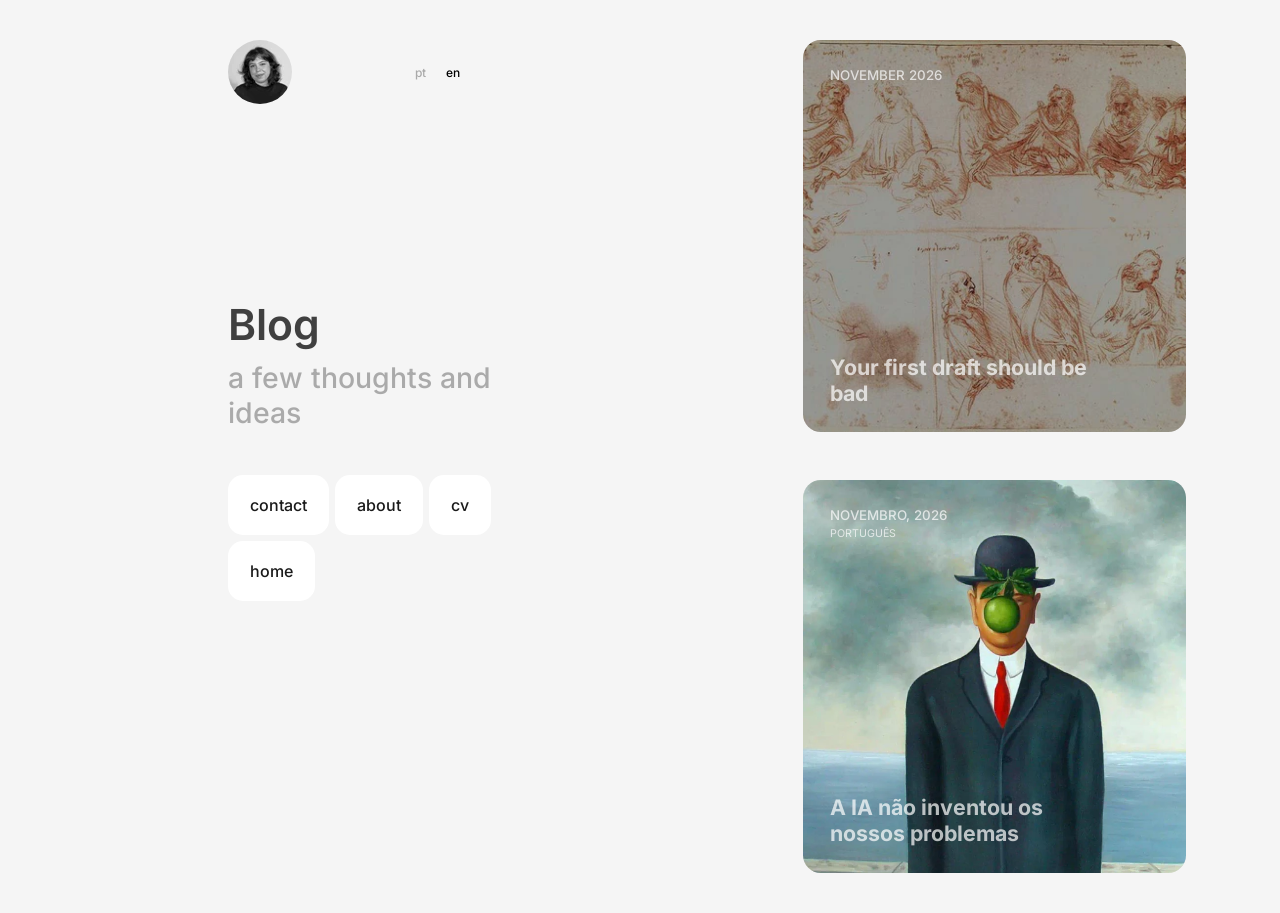
<file: en/index.html>
<!DOCTYPE html><html lang="en"><head><meta charset="utf-8"><meta name="viewport" content="width=device-width, initial-scale=1"><link rel="icon" type="image/svg+xml" href="/favicon.svg"><title>Blog — Júlia Lopes</title><meta name="description" content="Blog"><meta property="og:title" content="Blog — Júlia Lopes"><meta property="og:description" content="Blog"><meta property="og:type" content="website"><link rel="canonical" href="https://blog.julialopes.site/en/"><link rel="alternate" hreflang="pt-BR" href="https://blog.julialopes.site/"><link rel="alternate" hreflang="en" href="https://blog.julialopes.site/en/"><link rel="alternate" hreflang="x-default" href="https://blog.julialopes.site/"><script>
      // Liga as animações antes da primeira pintura (evita "piscar" o conteúdo).
      // Com "reduzir movimento" também liga: o CSS deixa só os fades.
      document.documentElement.dataset.motion = '';
    </script><meta name="astro-view-transitions-enabled" content="true"><meta name="astro-view-transitions-fallback" content="animate"><script type="module" src="/_astro/ClientRouter.astro_astro_type_script_index_0_lang.DsEvlweG.js"></script><link rel="stylesheet" href="/_astro/portfolio.BgeKsDeW.css"><link rel="stylesheet" href="/_astro/Base.nbNS0-gS.css"><style>body:has(.blog-home){background:#f5f5f5}.posts[data-astro-cid-caz7lfis]{width:var(--card-largura);justify-content:center;justify-self:end;gap:var(--espaco-paineis);flex-direction:column;min-width:0;min-height:100svh;padding-block:40px;display:flex}.post-card[data-astro-cid-caz7lfis]{width:100%;aspect-ratio:var(--card-proporcao);border-radius:calc(20 * var(--home-unidade));view-transition-class:blog capa-post;background:#efefef;flex-shrink:0;position:relative;overflow:hidden}.post-link[data-astro-cid-caz7lfis]{color:#424242;flex-direction:column;justify-content:flex-end;text-decoration:none;display:flex;position:absolute;inset:0;overflow:hidden}.post-cover[data-astro-cid-caz7lfis]{object-fit:cover;object-position:center top;transform-origin:top;width:100%;height:100%;transition:transform .6s cubic-bezier(.23,1,.32,1);position:absolute;inset:0}.post-cover-vazio[data-astro-cid-caz7lfis]{background:#efefef}.post-copy[data-astro-cid-caz7lfis]{z-index:1;padding:calc(30 * var(--home-unidade));color:#ffffffb3;flex-direction:column;flex:1;display:flex;position:relative}.post-copy[data-astro-cid-caz7lfis] time[data-astro-cid-caz7lfis]{font-size:calc(15 * var(--home-unidade));text-transform:uppercase;align-self:flex-start;font-weight:500}.post-copy[data-astro-cid-caz7lfis] h2[data-astro-cid-caz7lfis]{font-size:calc(24 * var(--home-unidade));max-width:calc(310 * var(--home-unidade));margin-top:auto;font-weight:700;line-height:normal}.idioma-fallback[data-astro-cid-caz7lfis]{margin-top:calc(4 * var(--home-unidade));font-size:calc(12 * var(--home-unidade));text-transform:uppercase;align-self:flex-start}.post-link[data-astro-cid-caz7lfis]:hover .post-cover[data-astro-cid-caz7lfis]{transform:scale(1.035)}.post-link[data-astro-cid-caz7lfis]:focus-visible{outline-offset:-5px;border-radius:inherit;outline:2px solid #404040}.post-empty[data-astro-cid-caz7lfis]{aspect-ratio:1;width:100%;padding:calc(30 * var(--home-unidade));border-radius:calc(20 * var(--home-unidade));color:#777;font-size:calc(20 * var(--home-unidade));background:#efefef;align-items:flex-end;display:flex}@media (width<=767px){.posts[data-astro-cid-caz7lfis]{justify-content:flex-start;gap:20px;width:calc(100% - 48px);min-height:0;padding:0 0 56px}.post-card[data-astro-cid-caz7lfis]{border-radius:18px}.post-copy[data-astro-cid-caz7lfis]{padding:24px}.post-copy[data-astro-cid-caz7lfis] time[data-astro-cid-caz7lfis]{font-size:12px}.post-copy[data-astro-cid-caz7lfis] h2[data-astro-cid-caz7lfis]{max-width:85%;font-size:24px}.idioma-fallback[data-astro-cid-caz7lfis]{margin-top:4px;font-size:11px}.post-empty[data-astro-cid-caz7lfis]{padding:24px;font-size:18px}}@media (prefers-reduced-motion:reduce){.post-cover[data-astro-cid-caz7lfis]{transition:none}.post-link[data-astro-cid-caz7lfis]:hover .post-cover[data-astro-cid-caz7lfis]{transform:none}}
</style><style>[data-astro-transition-scope="astro-h4c4pxlz-1"] { view-transition-name: post-seu-primeiro-rascunho-deve-ser-ruim; }@layer astro { ::view-transition-old(post-seu-primeiro-rascunho-deve-ser-ruim) { 
	animation-duration: 180ms;
	animation-timing-function: cubic-bezier(0.76, 0, 0.24, 1);
	animation-fill-mode: both;
	animation-name: astroFadeOut; }::view-transition-new(post-seu-primeiro-rascunho-deve-ser-ruim) { 
	animation-duration: 180ms;
	animation-timing-function: cubic-bezier(0.76, 0, 0.24, 1);
	animation-fill-mode: both;
	animation-name: astroFadeIn; }[data-astro-transition=back]::view-transition-old(post-seu-primeiro-rascunho-deve-ser-ruim) { 
	animation-duration: 180ms;
	animation-timing-function: cubic-bezier(0.76, 0, 0.24, 1);
	animation-fill-mode: both;
	animation-name: astroFadeOut; }[data-astro-transition=back]::view-transition-new(post-seu-primeiro-rascunho-deve-ser-ruim) { 
	animation-duration: 180ms;
	animation-timing-function: cubic-bezier(0.76, 0, 0.24, 1);
	animation-fill-mode: both;
	animation-name: astroFadeIn; } }[data-astro-transition-fallback="old"] [data-astro-transition-scope="astro-h4c4pxlz-1"],
			[data-astro-transition-fallback="old"][data-astro-transition-scope="astro-h4c4pxlz-1"] { 
	animation-duration: 180ms;
	animation-timing-function: cubic-bezier(0.76, 0, 0.24, 1);
	animation-fill-mode: both;
	animation-name: astroFadeOut; }[data-astro-transition-fallback="new"] [data-astro-transition-scope="astro-h4c4pxlz-1"],
			[data-astro-transition-fallback="new"][data-astro-transition-scope="astro-h4c4pxlz-1"] { 
	animation-duration: 180ms;
	animation-timing-function: cubic-bezier(0.76, 0, 0.24, 1);
	animation-fill-mode: both;
	animation-name: astroFadeIn; }[data-astro-transition=back][data-astro-transition-fallback="old"] [data-astro-transition-scope="astro-h4c4pxlz-1"],
			[data-astro-transition=back][data-astro-transition-fallback="old"][data-astro-transition-scope="astro-h4c4pxlz-1"] { 
	animation-duration: 180ms;
	animation-timing-function: cubic-bezier(0.76, 0, 0.24, 1);
	animation-fill-mode: both;
	animation-name: astroFadeOut; }[data-astro-transition=back][data-astro-transition-fallback="new"] [data-astro-transition-scope="astro-h4c4pxlz-1"],
			[data-astro-transition=back][data-astro-transition-fallback="new"][data-astro-transition-scope="astro-h4c4pxlz-1"] { 
	animation-duration: 180ms;
	animation-timing-function: cubic-bezier(0.76, 0, 0.24, 1);
	animation-fill-mode: both;
	animation-name: astroFadeIn; }</style><style>[data-astro-transition-scope="astro-h4c4pxlz-2"] { view-transition-name: post-a-ia-nao-inventou-os-nossos-problemas; }@layer astro { ::view-transition-old(post-a-ia-nao-inventou-os-nossos-problemas) { 
	animation-duration: 180ms;
	animation-timing-function: cubic-bezier(0.76, 0, 0.24, 1);
	animation-fill-mode: both;
	animation-name: astroFadeOut; }::view-transition-new(post-a-ia-nao-inventou-os-nossos-problemas) { 
	animation-duration: 180ms;
	animation-timing-function: cubic-bezier(0.76, 0, 0.24, 1);
	animation-fill-mode: both;
	animation-name: astroFadeIn; }[data-astro-transition=back]::view-transition-old(post-a-ia-nao-inventou-os-nossos-problemas) { 
	animation-duration: 180ms;
	animation-timing-function: cubic-bezier(0.76, 0, 0.24, 1);
	animation-fill-mode: both;
	animation-name: astroFadeOut; }[data-astro-transition=back]::view-transition-new(post-a-ia-nao-inventou-os-nossos-problemas) { 
	animation-duration: 180ms;
	animation-timing-function: cubic-bezier(0.76, 0, 0.24, 1);
	animation-fill-mode: both;
	animation-name: astroFadeIn; } }[data-astro-transition-fallback="old"] [data-astro-transition-scope="astro-h4c4pxlz-2"],
			[data-astro-transition-fallback="old"][data-astro-transition-scope="astro-h4c4pxlz-2"] { 
	animation-duration: 180ms;
	animation-timing-function: cubic-bezier(0.76, 0, 0.24, 1);
	animation-fill-mode: both;
	animation-name: astroFadeOut; }[data-astro-transition-fallback="new"] [data-astro-transition-scope="astro-h4c4pxlz-2"],
			[data-astro-transition-fallback="new"][data-astro-transition-scope="astro-h4c4pxlz-2"] { 
	animation-duration: 180ms;
	animation-timing-function: cubic-bezier(0.76, 0, 0.24, 1);
	animation-fill-mode: both;
	animation-name: astroFadeIn; }[data-astro-transition=back][data-astro-transition-fallback="old"] [data-astro-transition-scope="astro-h4c4pxlz-2"],
			[data-astro-transition=back][data-astro-transition-fallback="old"][data-astro-transition-scope="astro-h4c4pxlz-2"] { 
	animation-duration: 180ms;
	animation-timing-function: cubic-bezier(0.76, 0, 0.24, 1);
	animation-fill-mode: both;
	animation-name: astroFadeOut; }[data-astro-transition=back][data-astro-transition-fallback="new"] [data-astro-transition-scope="astro-h4c4pxlz-2"],
			[data-astro-transition=back][data-astro-transition-fallback="new"][data-astro-transition-scope="astro-h4c4pxlz-2"] { 
	animation-duration: 180ms;
	animation-timing-function: cubic-bezier(0.76, 0, 0.24, 1);
	animation-fill-mode: both;
	animation-name: astroFadeIn; }</style><style>[data-astro-transition-scope="astro-ebr5bgye-3"] { view-transition-name: perfil-topo; }@layer astro { ::view-transition-old(perfil-topo) { 
	animation-duration: 180ms;
	animation-timing-function: cubic-bezier(0.76, 0, 0.24, 1);
	animation-fill-mode: both;
	animation-name: astroFadeOut; }::view-transition-new(perfil-topo) { 
	animation-duration: 180ms;
	animation-timing-function: cubic-bezier(0.76, 0, 0.24, 1);
	animation-fill-mode: both;
	animation-name: astroFadeIn; }[data-astro-transition=back]::view-transition-old(perfil-topo) { 
	animation-duration: 180ms;
	animation-timing-function: cubic-bezier(0.76, 0, 0.24, 1);
	animation-fill-mode: both;
	animation-name: astroFadeOut; }[data-astro-transition=back]::view-transition-new(perfil-topo) { 
	animation-duration: 180ms;
	animation-timing-function: cubic-bezier(0.76, 0, 0.24, 1);
	animation-fill-mode: both;
	animation-name: astroFadeIn; } }[data-astro-transition-fallback="old"] [data-astro-transition-scope="astro-ebr5bgye-3"],
			[data-astro-transition-fallback="old"][data-astro-transition-scope="astro-ebr5bgye-3"] { 
	animation-duration: 180ms;
	animation-timing-function: cubic-bezier(0.76, 0, 0.24, 1);
	animation-fill-mode: both;
	animation-name: astroFadeOut; }[data-astro-transition-fallback="new"] [data-astro-transition-scope="astro-ebr5bgye-3"],
			[data-astro-transition-fallback="new"][data-astro-transition-scope="astro-ebr5bgye-3"] { 
	animation-duration: 180ms;
	animation-timing-function: cubic-bezier(0.76, 0, 0.24, 1);
	animation-fill-mode: both;
	animation-name: astroFadeIn; }[data-astro-transition=back][data-astro-transition-fallback="old"] [data-astro-transition-scope="astro-ebr5bgye-3"],
			[data-astro-transition=back][data-astro-transition-fallback="old"][data-astro-transition-scope="astro-ebr5bgye-3"] { 
	animation-duration: 180ms;
	animation-timing-function: cubic-bezier(0.76, 0, 0.24, 1);
	animation-fill-mode: both;
	animation-name: astroFadeOut; }[data-astro-transition=back][data-astro-transition-fallback="new"] [data-astro-transition-scope="astro-ebr5bgye-3"],
			[data-astro-transition=back][data-astro-transition-fallback="new"][data-astro-transition-scope="astro-ebr5bgye-3"] { 
	animation-duration: 180ms;
	animation-timing-function: cubic-bezier(0.76, 0, 0.24, 1);
	animation-fill-mode: both;
	animation-name: astroFadeIn; }</style><style>[data-astro-transition-scope="astro-uwfzphvb-4"] { view-transition-name: perfil-textos; }@layer astro { ::view-transition-old(perfil-textos) { 
	animation-duration: 180ms;
	animation-timing-function: cubic-bezier(0.76, 0, 0.24, 1);
	animation-fill-mode: both;
	animation-name: astroFadeOut; }::view-transition-new(perfil-textos) { 
	animation-duration: 180ms;
	animation-timing-function: cubic-bezier(0.76, 0, 0.24, 1);
	animation-fill-mode: both;
	animation-name: astroFadeIn; }[data-astro-transition=back]::view-transition-old(perfil-textos) { 
	animation-duration: 180ms;
	animation-timing-function: cubic-bezier(0.76, 0, 0.24, 1);
	animation-fill-mode: both;
	animation-name: astroFadeOut; }[data-astro-transition=back]::view-transition-new(perfil-textos) { 
	animation-duration: 180ms;
	animation-timing-function: cubic-bezier(0.76, 0, 0.24, 1);
	animation-fill-mode: both;
	animation-name: astroFadeIn; } }[data-astro-transition-fallback="old"] [data-astro-transition-scope="astro-uwfzphvb-4"],
			[data-astro-transition-fallback="old"][data-astro-transition-scope="astro-uwfzphvb-4"] { 
	animation-duration: 180ms;
	animation-timing-function: cubic-bezier(0.76, 0, 0.24, 1);
	animation-fill-mode: both;
	animation-name: astroFadeOut; }[data-astro-transition-fallback="new"] [data-astro-transition-scope="astro-uwfzphvb-4"],
			[data-astro-transition-fallback="new"][data-astro-transition-scope="astro-uwfzphvb-4"] { 
	animation-duration: 180ms;
	animation-timing-function: cubic-bezier(0.76, 0, 0.24, 1);
	animation-fill-mode: both;
	animation-name: astroFadeIn; }[data-astro-transition=back][data-astro-transition-fallback="old"] [data-astro-transition-scope="astro-uwfzphvb-4"],
			[data-astro-transition=back][data-astro-transition-fallback="old"][data-astro-transition-scope="astro-uwfzphvb-4"] { 
	animation-duration: 180ms;
	animation-timing-function: cubic-bezier(0.76, 0, 0.24, 1);
	animation-fill-mode: both;
	animation-name: astroFadeOut; }[data-astro-transition=back][data-astro-transition-fallback="new"] [data-astro-transition-scope="astro-uwfzphvb-4"],
			[data-astro-transition=back][data-astro-transition-fallback="new"][data-astro-transition-scope="astro-uwfzphvb-4"] { 
	animation-duration: 180ms;
	animation-timing-function: cubic-bezier(0.76, 0, 0.24, 1);
	animation-fill-mode: both;
	animation-name: astroFadeIn; }</style><style>[data-astro-transition-scope="astro-uesctiyb-5"] { view-transition-name: perfil-links; }@layer astro { ::view-transition-old(perfil-links) { 
	animation-duration: 180ms;
	animation-timing-function: cubic-bezier(0.76, 0, 0.24, 1);
	animation-fill-mode: both;
	animation-name: astroFadeOut; }::view-transition-new(perfil-links) { 
	animation-duration: 180ms;
	animation-timing-function: cubic-bezier(0.76, 0, 0.24, 1);
	animation-fill-mode: both;
	animation-name: astroFadeIn; }[data-astro-transition=back]::view-transition-old(perfil-links) { 
	animation-duration: 180ms;
	animation-timing-function: cubic-bezier(0.76, 0, 0.24, 1);
	animation-fill-mode: both;
	animation-name: astroFadeOut; }[data-astro-transition=back]::view-transition-new(perfil-links) { 
	animation-duration: 180ms;
	animation-timing-function: cubic-bezier(0.76, 0, 0.24, 1);
	animation-fill-mode: both;
	animation-name: astroFadeIn; } }[data-astro-transition-fallback="old"] [data-astro-transition-scope="astro-uesctiyb-5"],
			[data-astro-transition-fallback="old"][data-astro-transition-scope="astro-uesctiyb-5"] { 
	animation-duration: 180ms;
	animation-timing-function: cubic-bezier(0.76, 0, 0.24, 1);
	animation-fill-mode: both;
	animation-name: astroFadeOut; }[data-astro-transition-fallback="new"] [data-astro-transition-scope="astro-uesctiyb-5"],
			[data-astro-transition-fallback="new"][data-astro-transition-scope="astro-uesctiyb-5"] { 
	animation-duration: 180ms;
	animation-timing-function: cubic-bezier(0.76, 0, 0.24, 1);
	animation-fill-mode: both;
	animation-name: astroFadeIn; }[data-astro-transition=back][data-astro-transition-fallback="old"] [data-astro-transition-scope="astro-uesctiyb-5"],
			[data-astro-transition=back][data-astro-transition-fallback="old"][data-astro-transition-scope="astro-uesctiyb-5"] { 
	animation-duration: 180ms;
	animation-timing-function: cubic-bezier(0.76, 0, 0.24, 1);
	animation-fill-mode: both;
	animation-name: astroFadeOut; }[data-astro-transition=back][data-astro-transition-fallback="new"] [data-astro-transition-scope="astro-uesctiyb-5"],
			[data-astro-transition=back][data-astro-transition-fallback="new"][data-astro-transition-scope="astro-uesctiyb-5"] { 
	animation-duration: 180ms;
	animation-timing-function: cubic-bezier(0.76, 0, 0.24, 1);
	animation-fill-mode: both;
	animation-name: astroFadeIn; }</style></head><body><main class="home portfolio-layout blog-layout blog-home" data-astro-cid-caz7lfis><aside class="sidebar sidebar-blog" data-astro-cid-wv7whodv><div class="perfil" data-astro-cid-wv7whodv><div data-astro-transition-scope="astro-ebr5bgye-3" class="topo" data-astro-cid-wv7whodv><a class="avatar-link" href="https://julialopes.site/en/" aria-label="Back to home" title="Back to home" data-astro-cid-wv7whodv><img src="/_astro/julia.D38xIB4u_ZhCvlV.webp" alt loading="eager" data-astro-cid-wv7whodv="true" decoding="async" width="64" height="64" class="avatar"></a><nav class="idiomas inline" aria-label="Language" data-astro-cid-zh35qibh><a href="/" hreflang="pt-BR" lang="pt-BR" data-astro-cid-zh35qibh>pt</a><span class="atual" aria-current="true" data-astro-cid-zh35qibh>en</span></nav></div><div data-astro-transition-scope="astro-uwfzphvb-4" class="apresentacao" data-astro-cid-wv7whodv><div class="textos" data-astro-cid-wv7whodv><h1 class="nome" data-astro-cid-wv7whodv>Blog</h1><p class="bio" data-astro-cid-wv7whodv>a few thoughts and ideas</p></div></div></div><nav data-astro-transition-scope="astro-uesctiyb-5" class="links" aria-label="Contact" data-astro-cid-wv7whodv><a href="mailto:lopesfariasjulia@gmail.com" class="link-anim" rel="noopener" data-astro-cid-wv7whodv>contact</a><a href="https://julialopes.site/en/about" class="link-anim" data-astro-cid-wv7whodv>about</a><a href="/cv/cv_julialopes_pd.pdf" class="link-anim" download rel="noopener" title="Download resume as PDF" data-astro-cid-wv7whodv>cv</a><a href="https://julialopes.site/en/" class="link-anim" data-astro-cid-wv7whodv>home</a></nav></aside><section class="posts" aria-label="Blog" data-astro-cid-caz7lfis><article data-astro-transition-scope="astro-h4c4pxlz-1" class="post-card" data-astro-cid-caz7lfis><a href="/en/seu-primeiro-rascunho-deve-ser-ruim/" class="post-link" data-astro-cid-caz7lfis><img src="/_astro/esboco-ultima-ceia.BMpI9Yeq_Z1HnzAS.webp" srcset="/_astro/esboco-ultima-ceia.BMpI9Yeq_Z2pDpCC.webp 600w, /_astro/esboco-ultima-ceia.BMpI9Yeq_Z1HnzAS.webp 960w" alt sizes="(max-width: 767px) calc(100vw - 48px), 30vw" data-astro-cid-caz7lfis="true" loading="lazy" decoding="async" width="960" height="641" class="post-cover"><div class="post-copy" data-astro-cid-caz7lfis><time datetime="2026-11-24T00:00:00.000Z" data-astro-cid-caz7lfis>November 2026</time><h2 data-astro-cid-caz7lfis>Your first draft should be bad</h2></div></a></article><article data-astro-transition-scope="astro-h4c4pxlz-2" class="post-card" data-astro-cid-caz7lfis><a href="/en/a-ia-nao-inventou-os-nossos-problemas/" class="post-link" data-astro-cid-caz7lfis><img src="/_astro/o-filho-do-home-rene-magritte.DXO5CXrk_Z1cc4G3.webp" srcset="/_astro/o-filho-do-home-rene-magritte.DXO5CXrk_1KpnYi.webp 600w, /_astro/o-filho-do-home-rene-magritte.DXO5CXrk_Z1cc4G3.webp 848w" alt sizes="(max-width: 767px) calc(100vw - 48px), 30vw" data-astro-cid-caz7lfis="true" loading="lazy" decoding="async" width="848" height="1024" class="post-cover"><div class="post-copy" data-astro-cid-caz7lfis><time datetime="2026-11-07T00:00:00.000Z" data-astro-cid-caz7lfis>Novembro, 2026</time><span class="idioma-fallback" data-astro-cid-caz7lfis>Português</span><h2 data-astro-cid-caz7lfis>A IA não inventou os nossos problemas</h2></div></a></article></section></main><script type="module" src="/_astro/Base.astro_astro_type_script_index_0_lang.ClRkFoYj.js"></script></body></html>
</file>
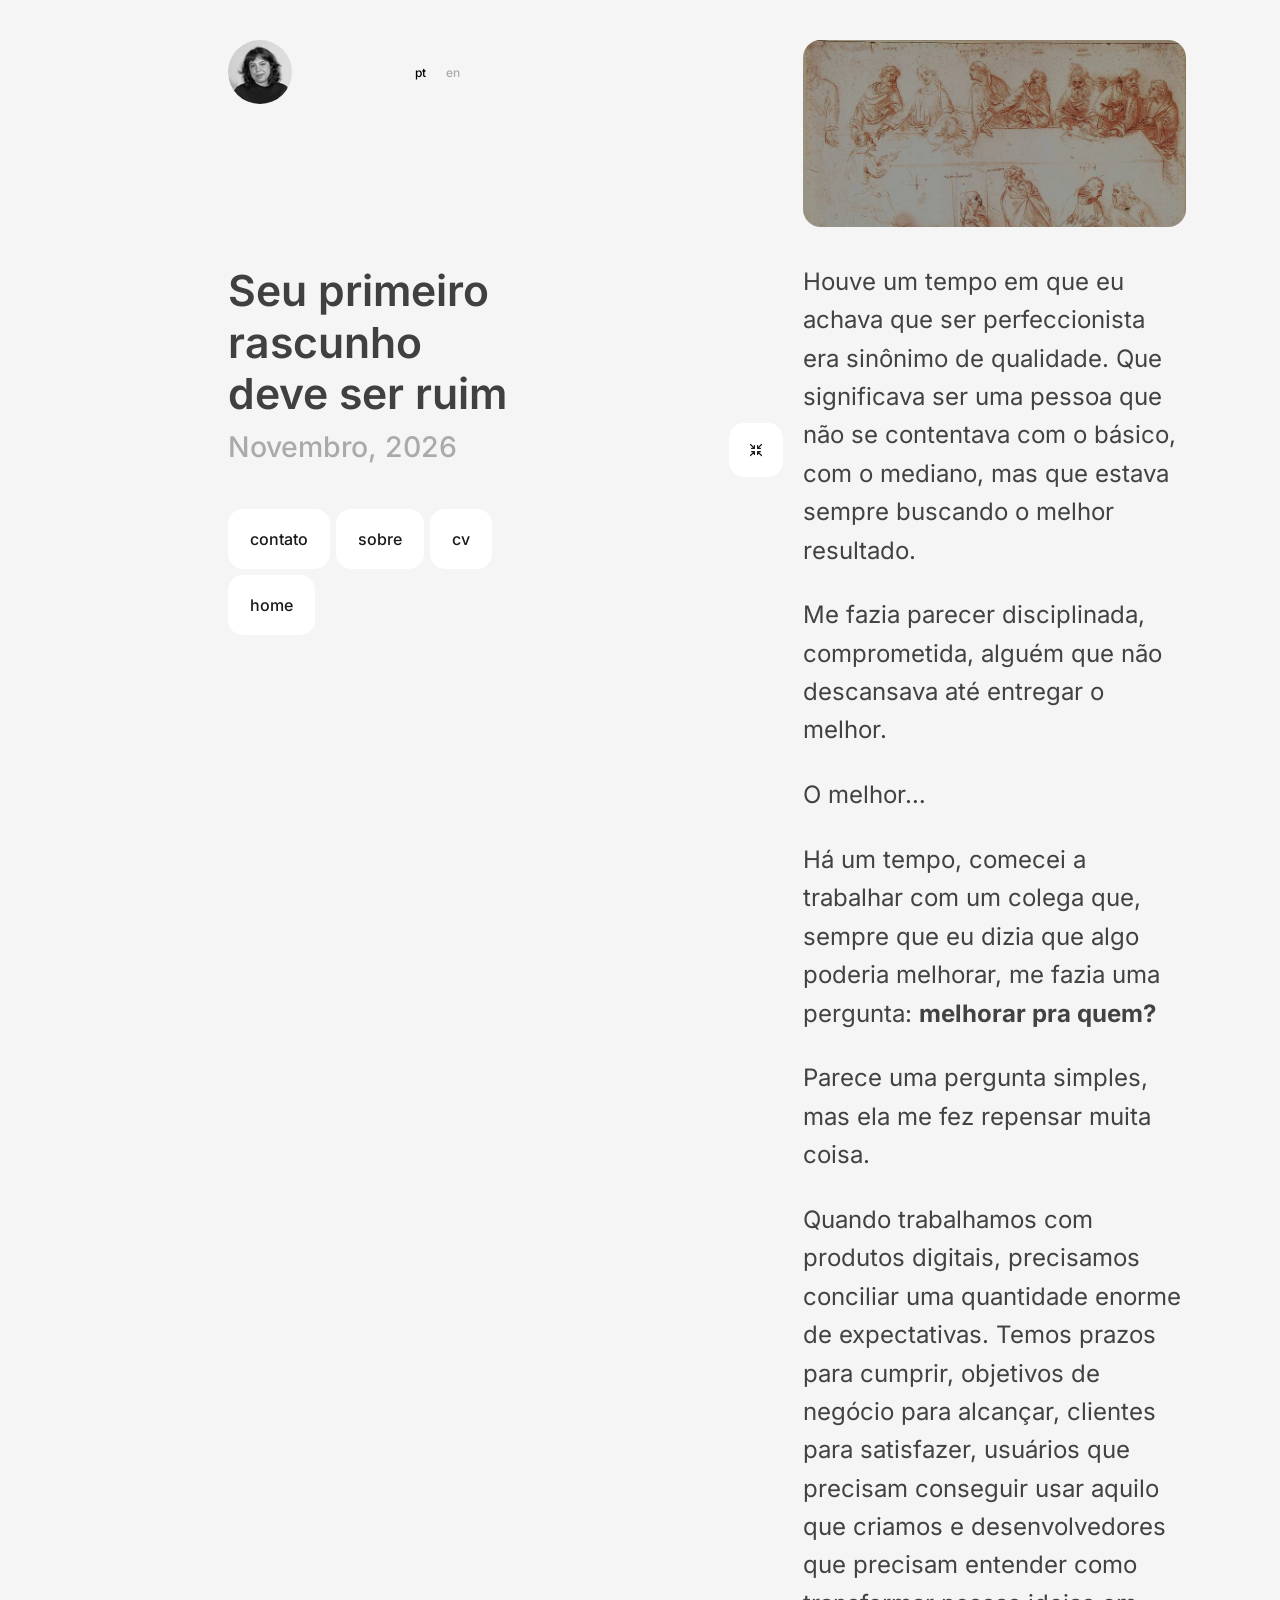
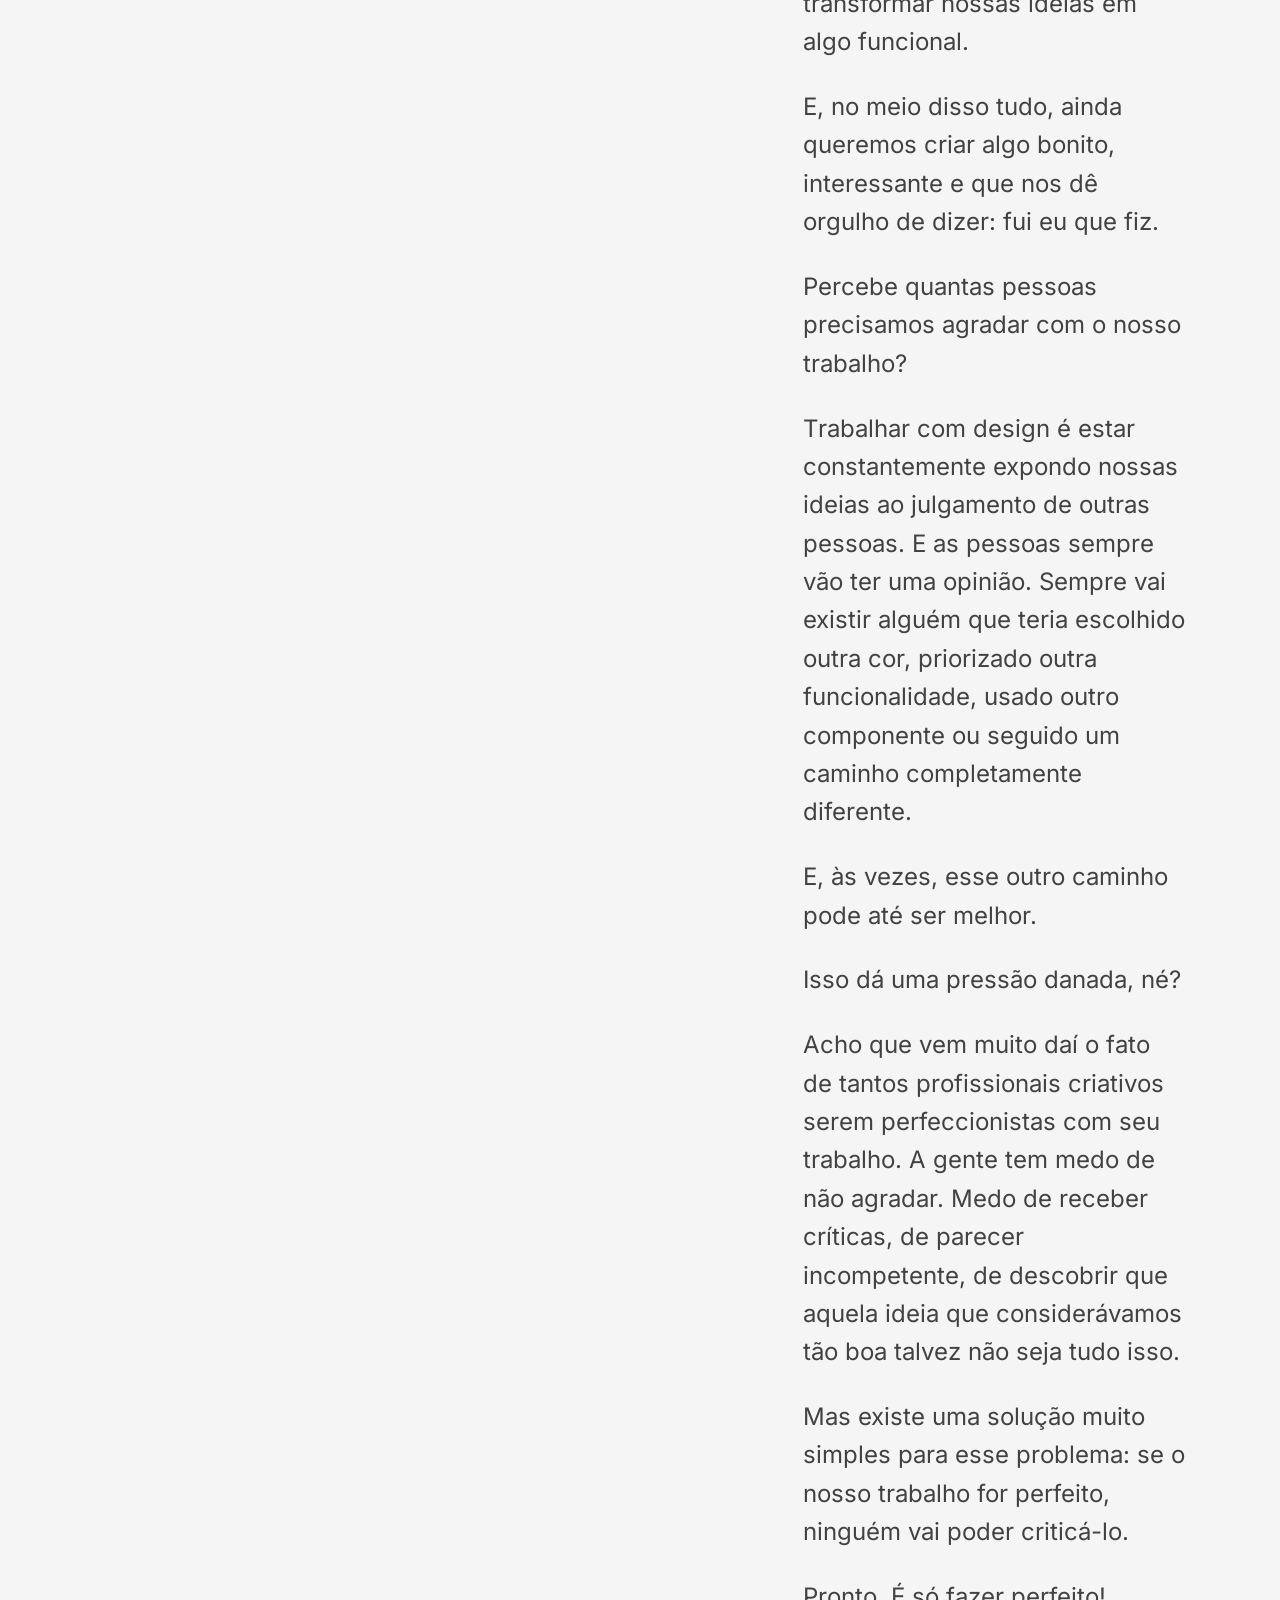
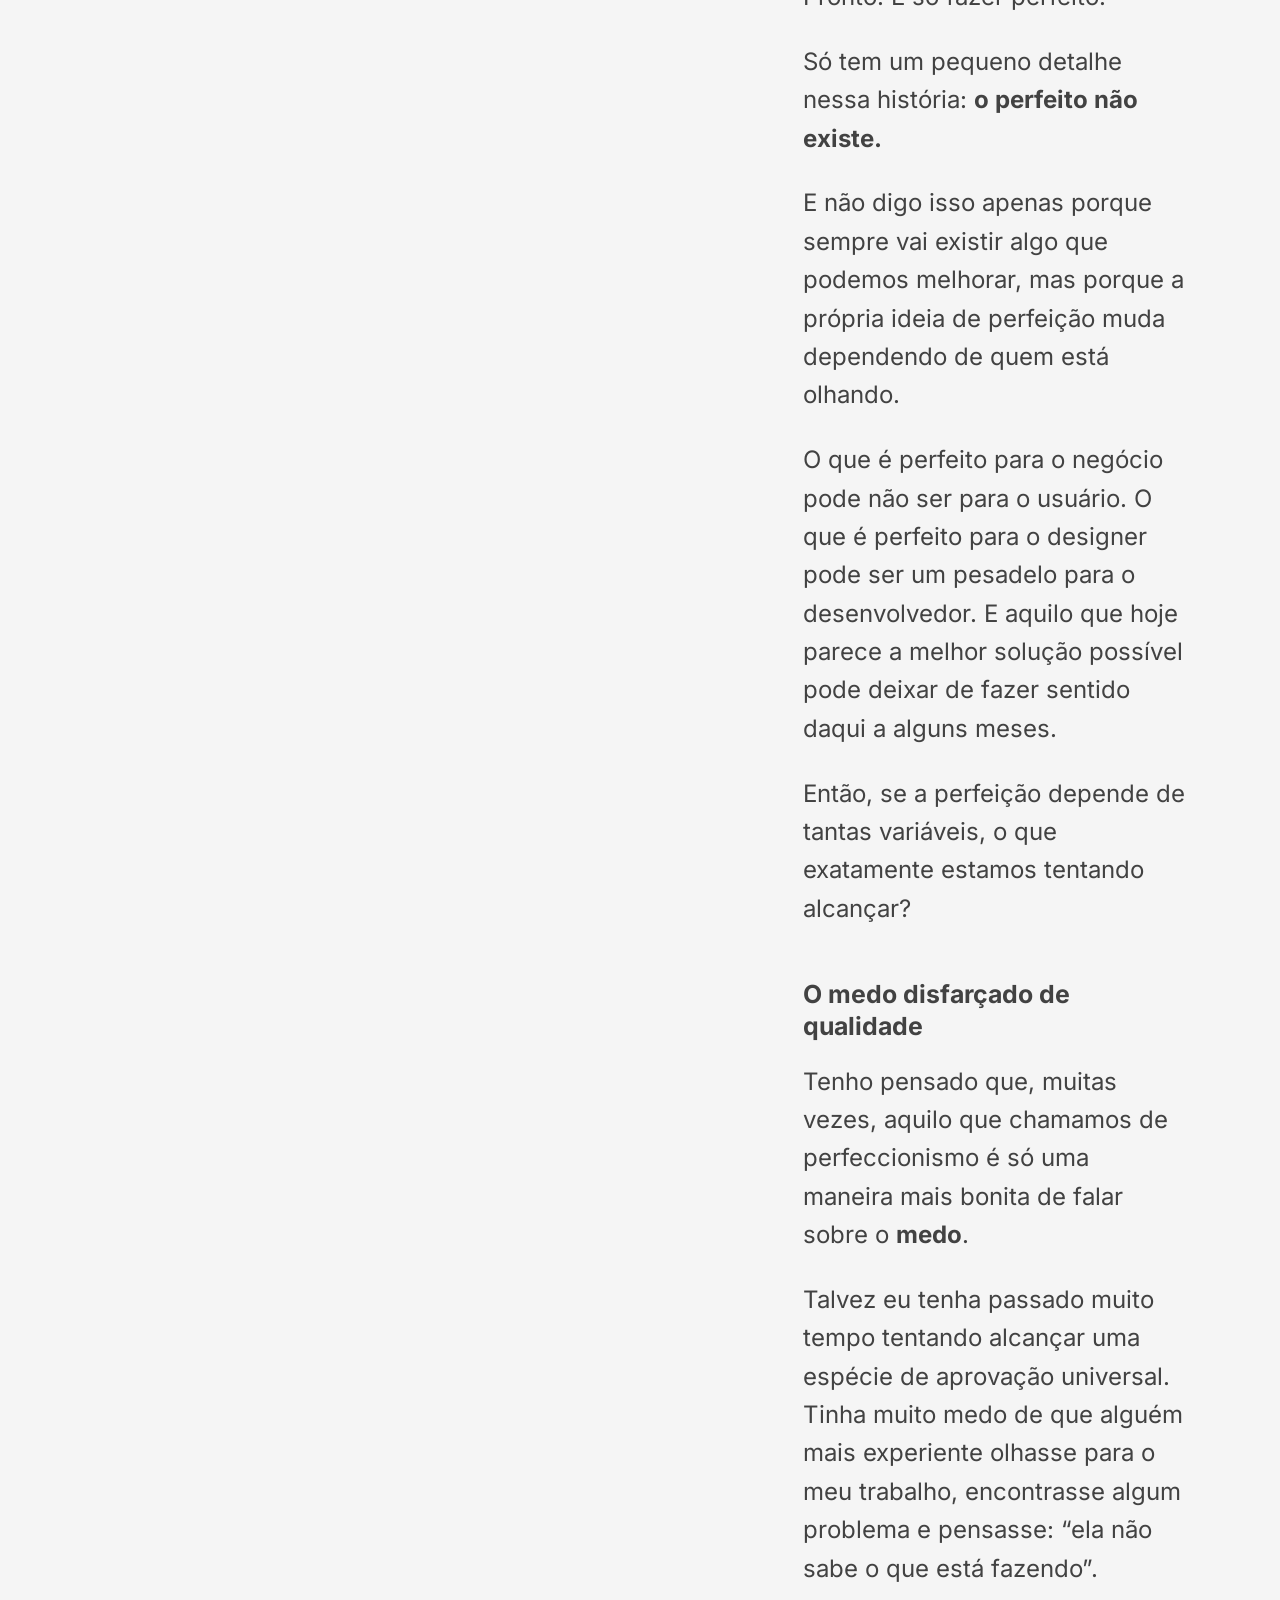
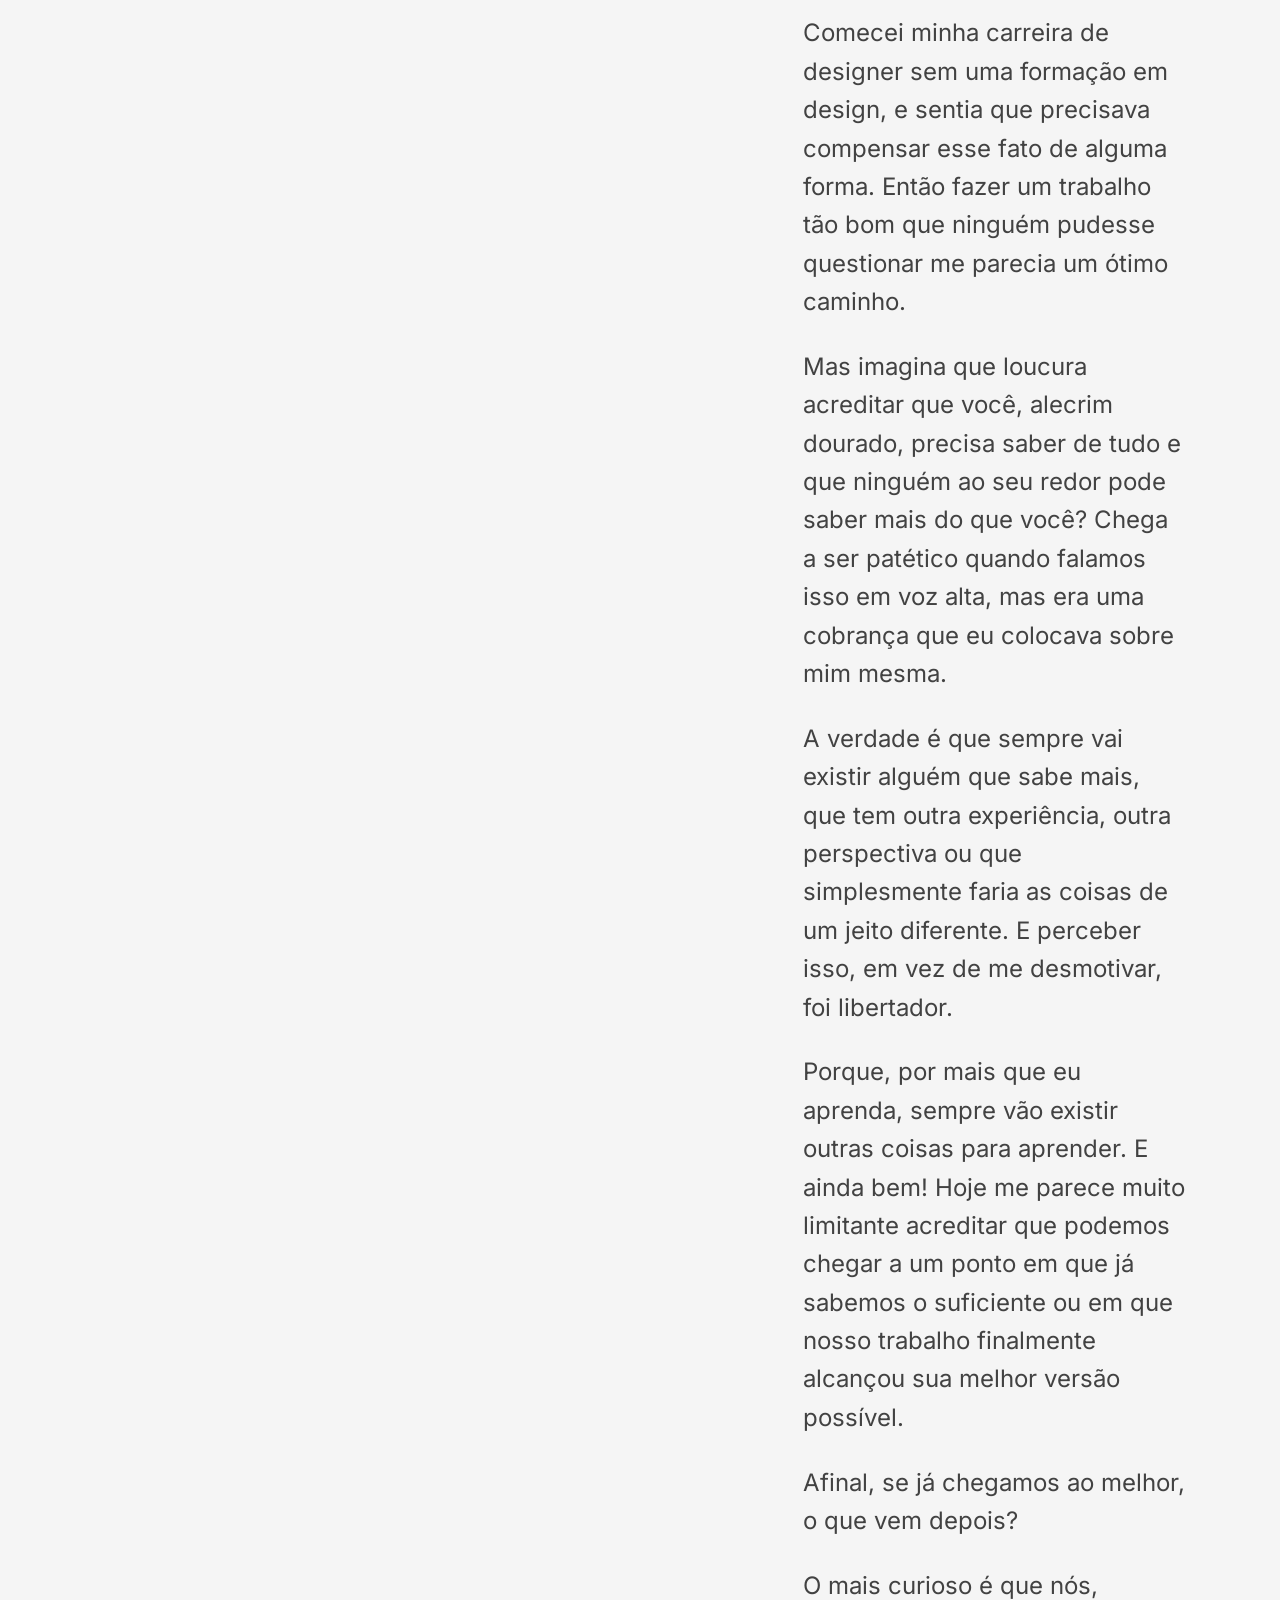
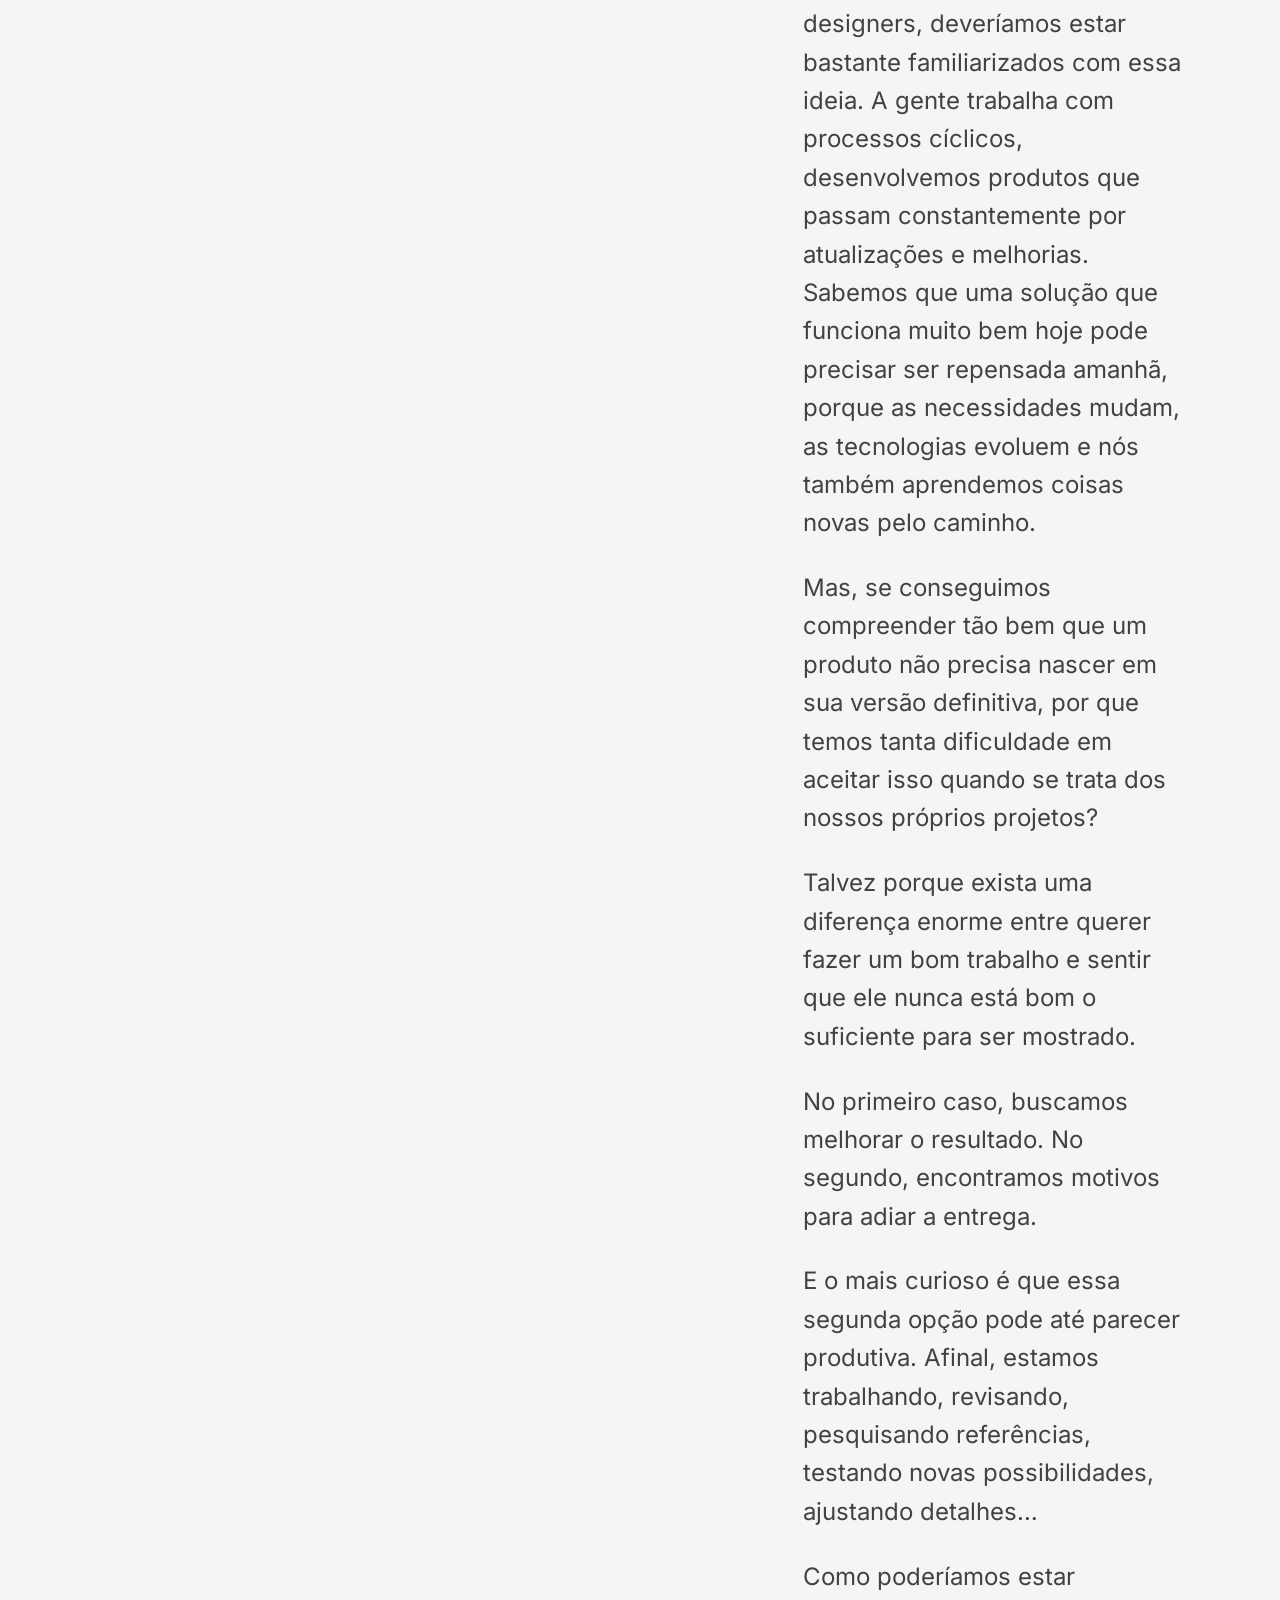
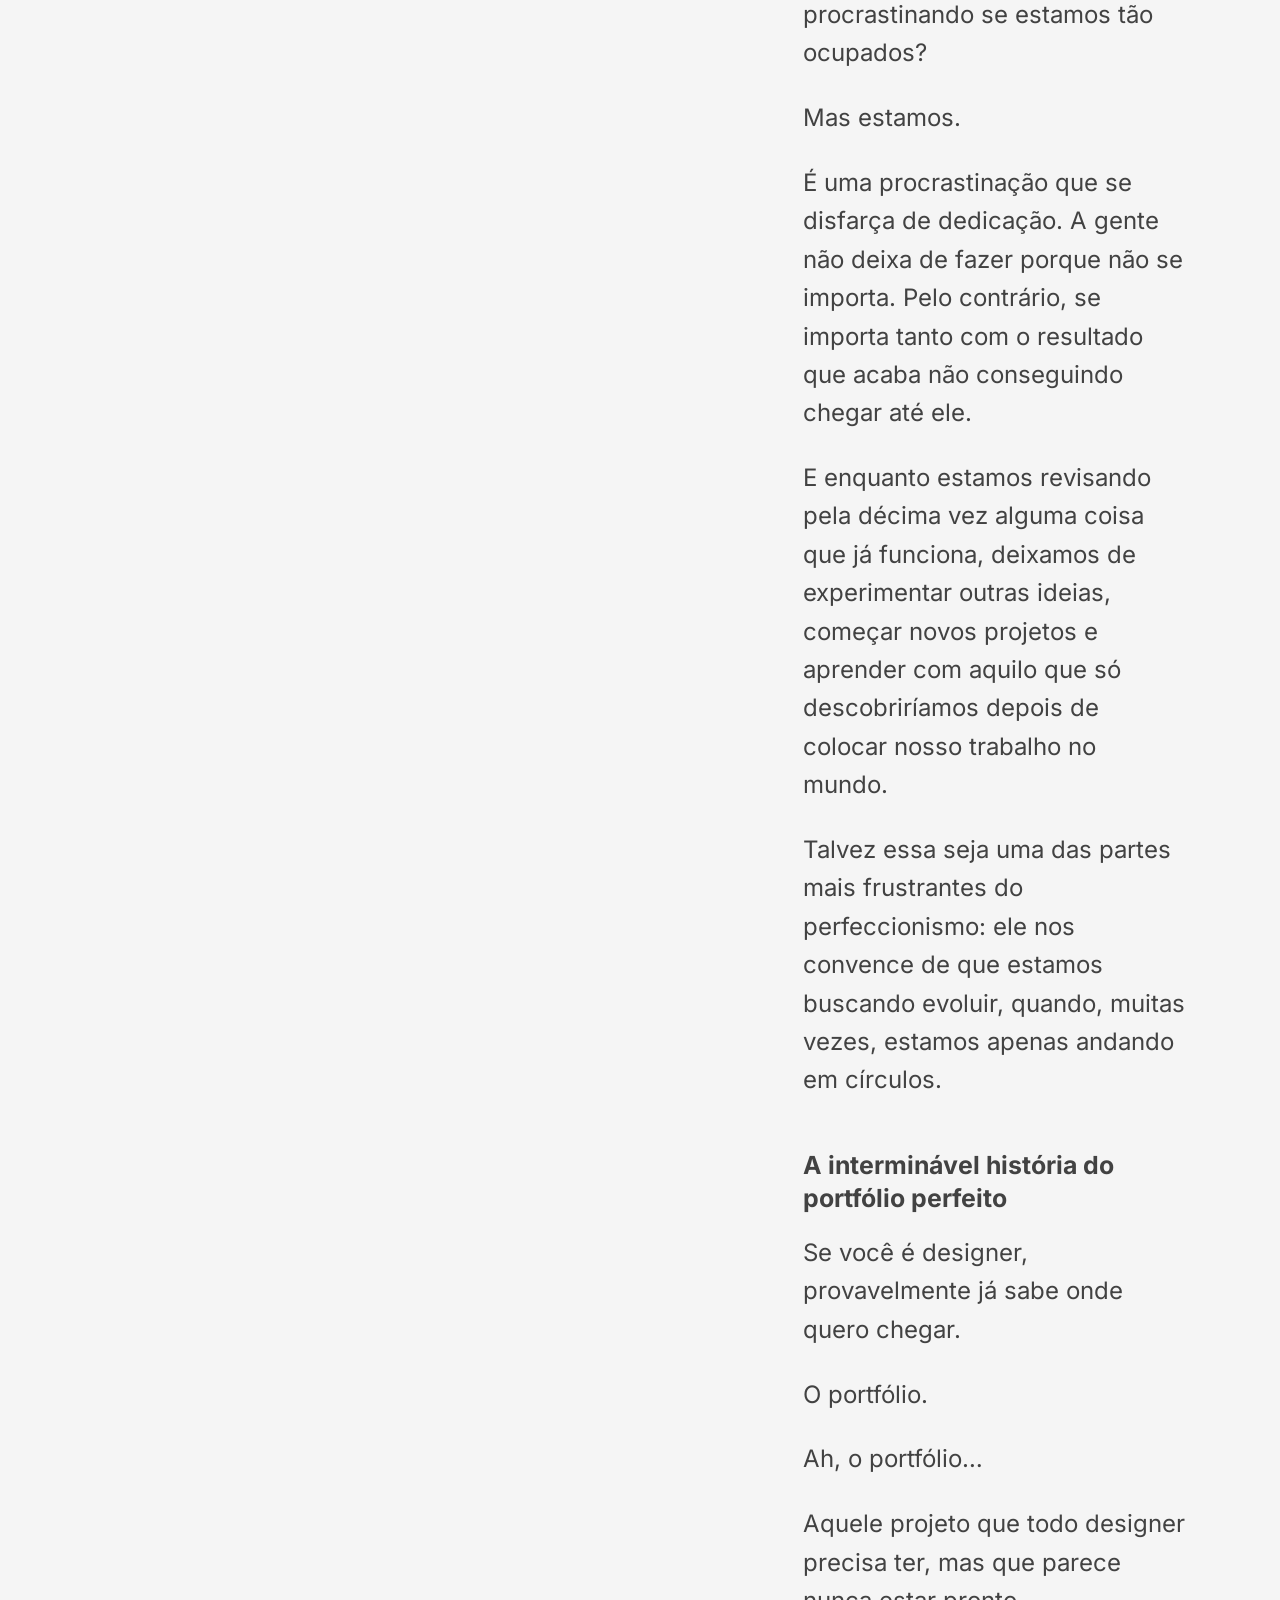
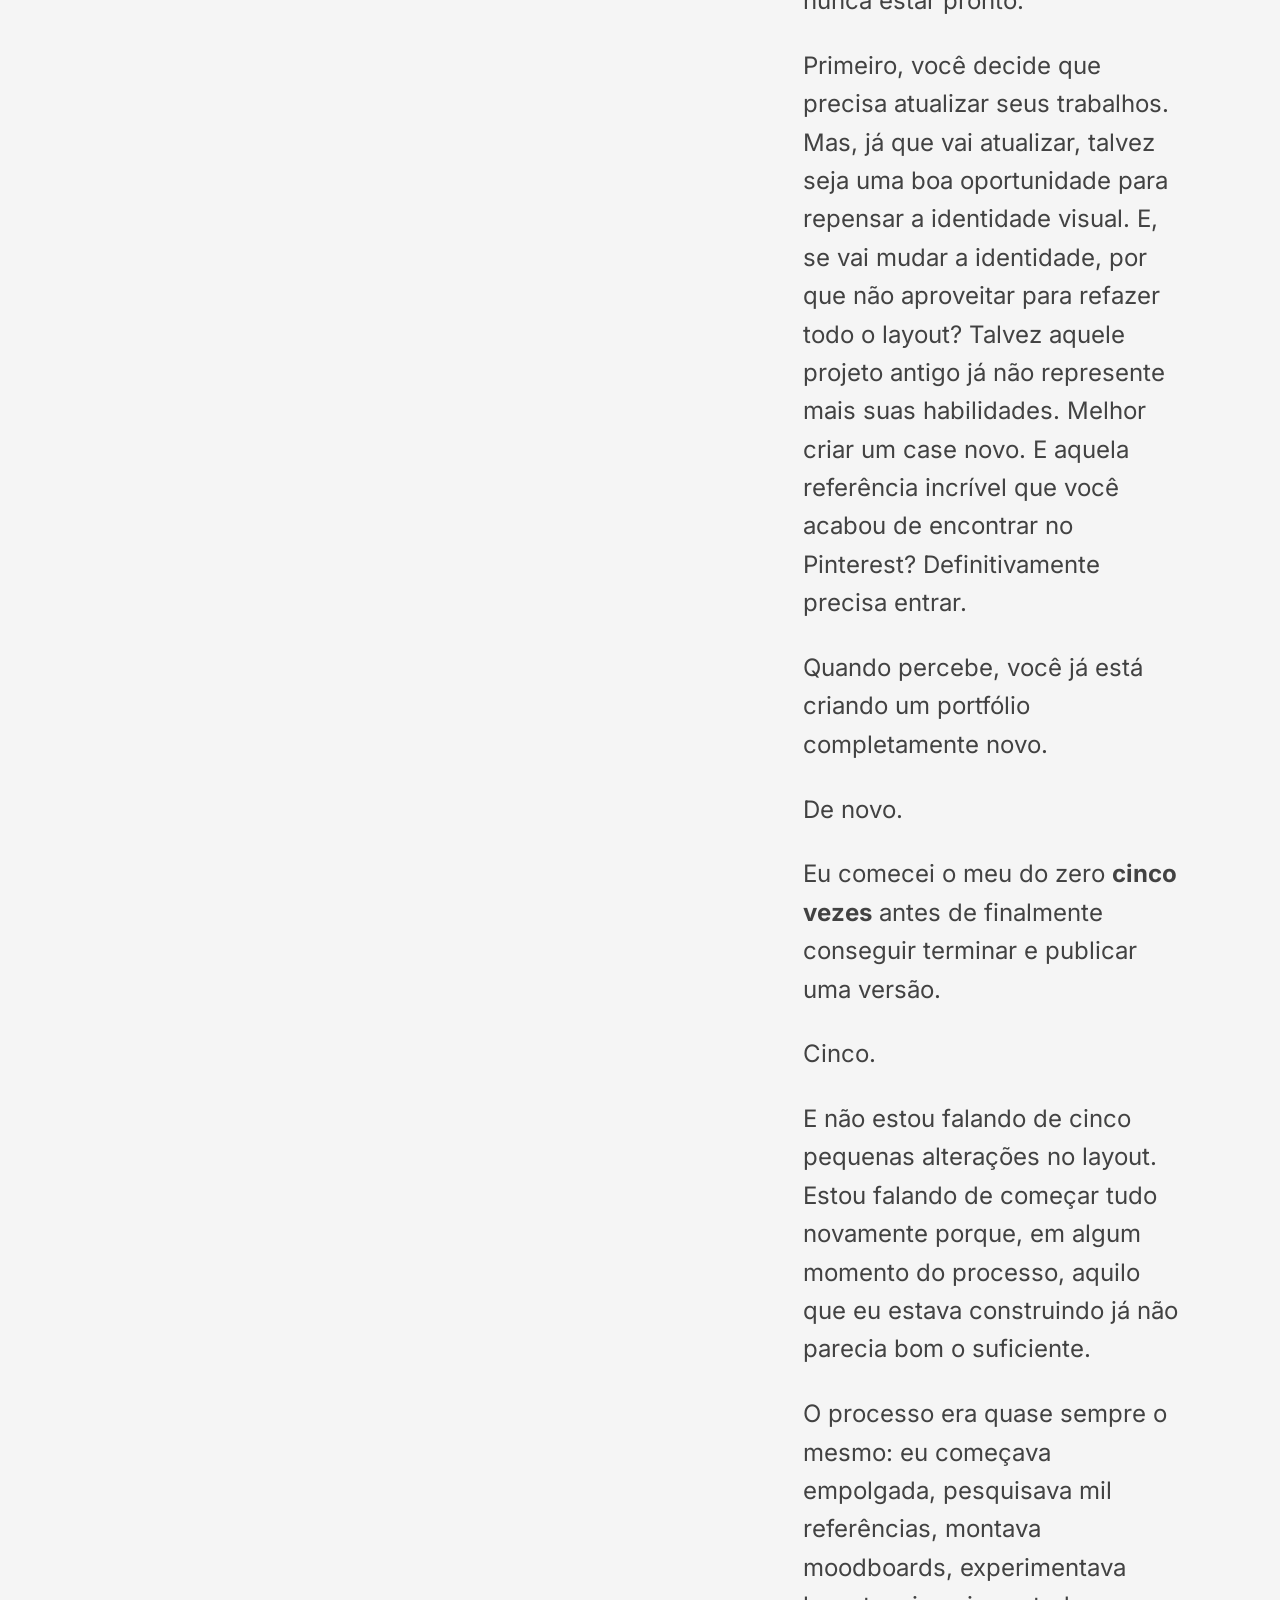
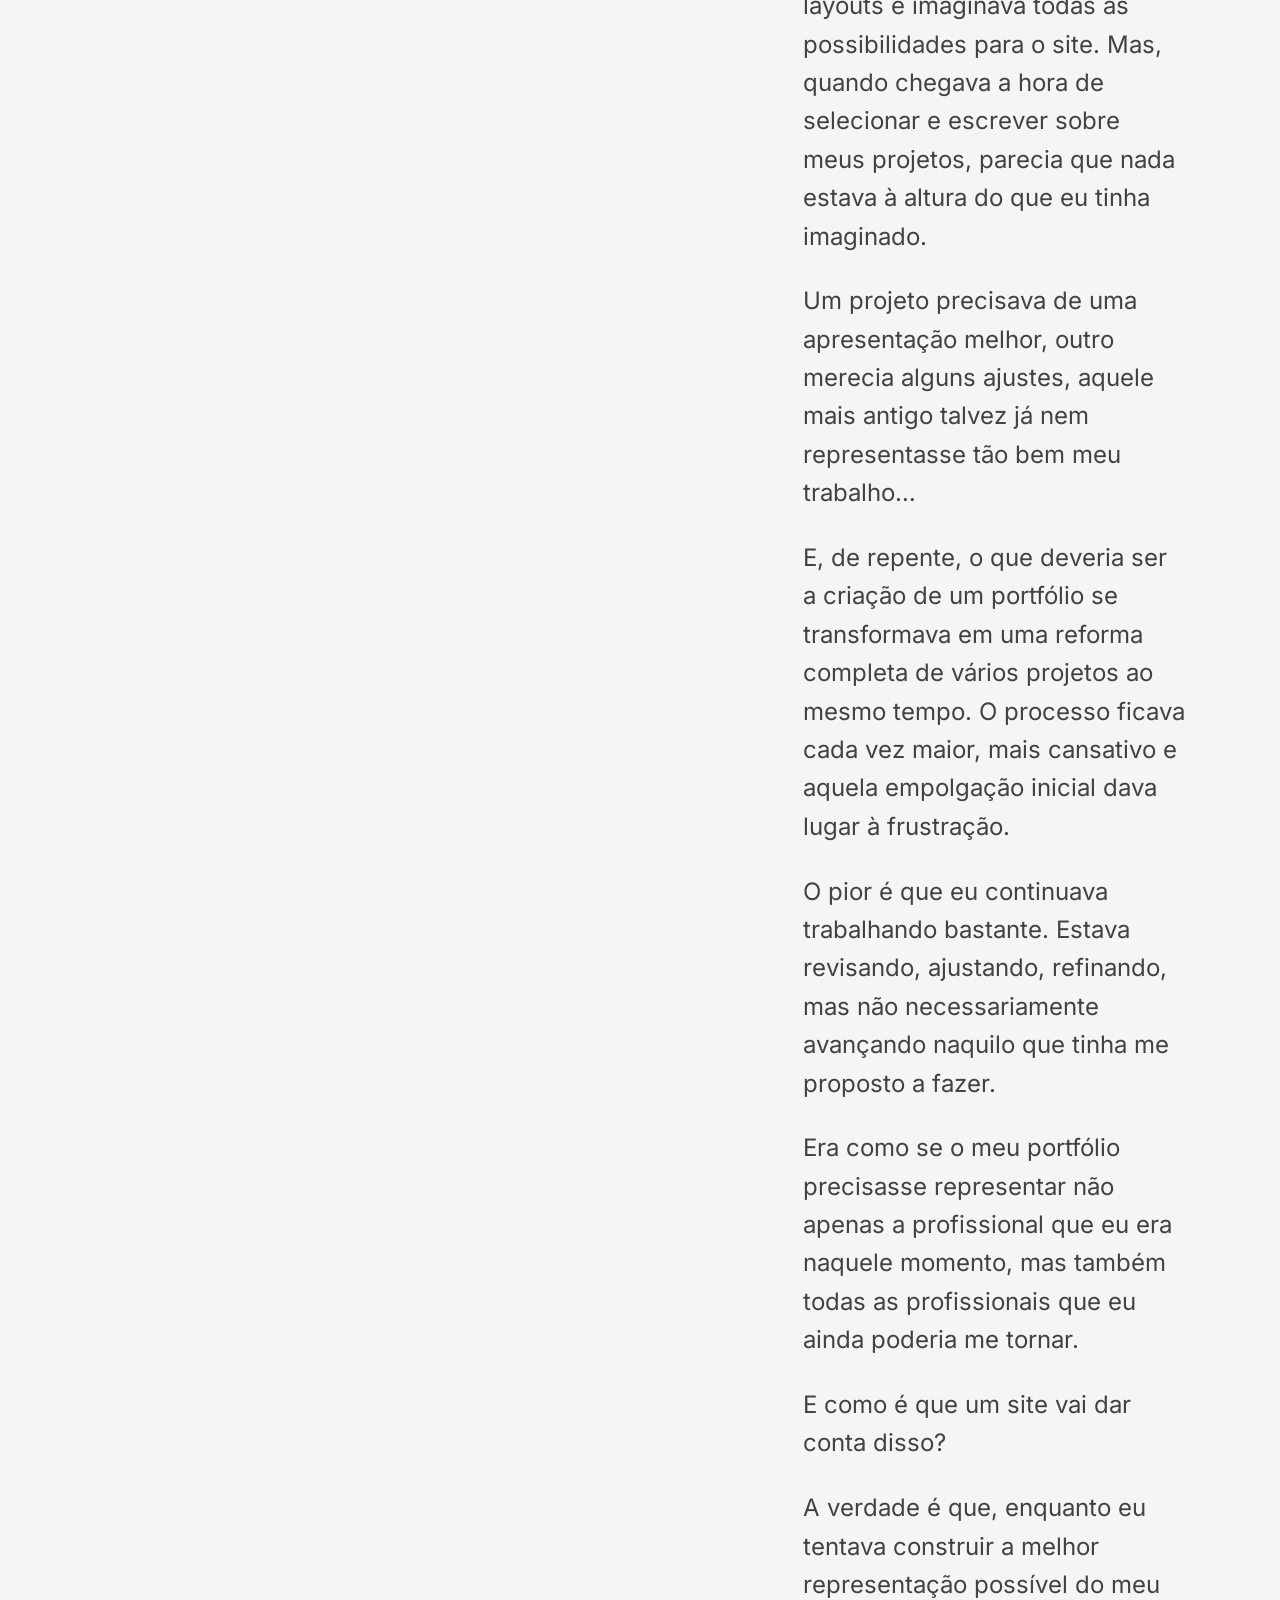
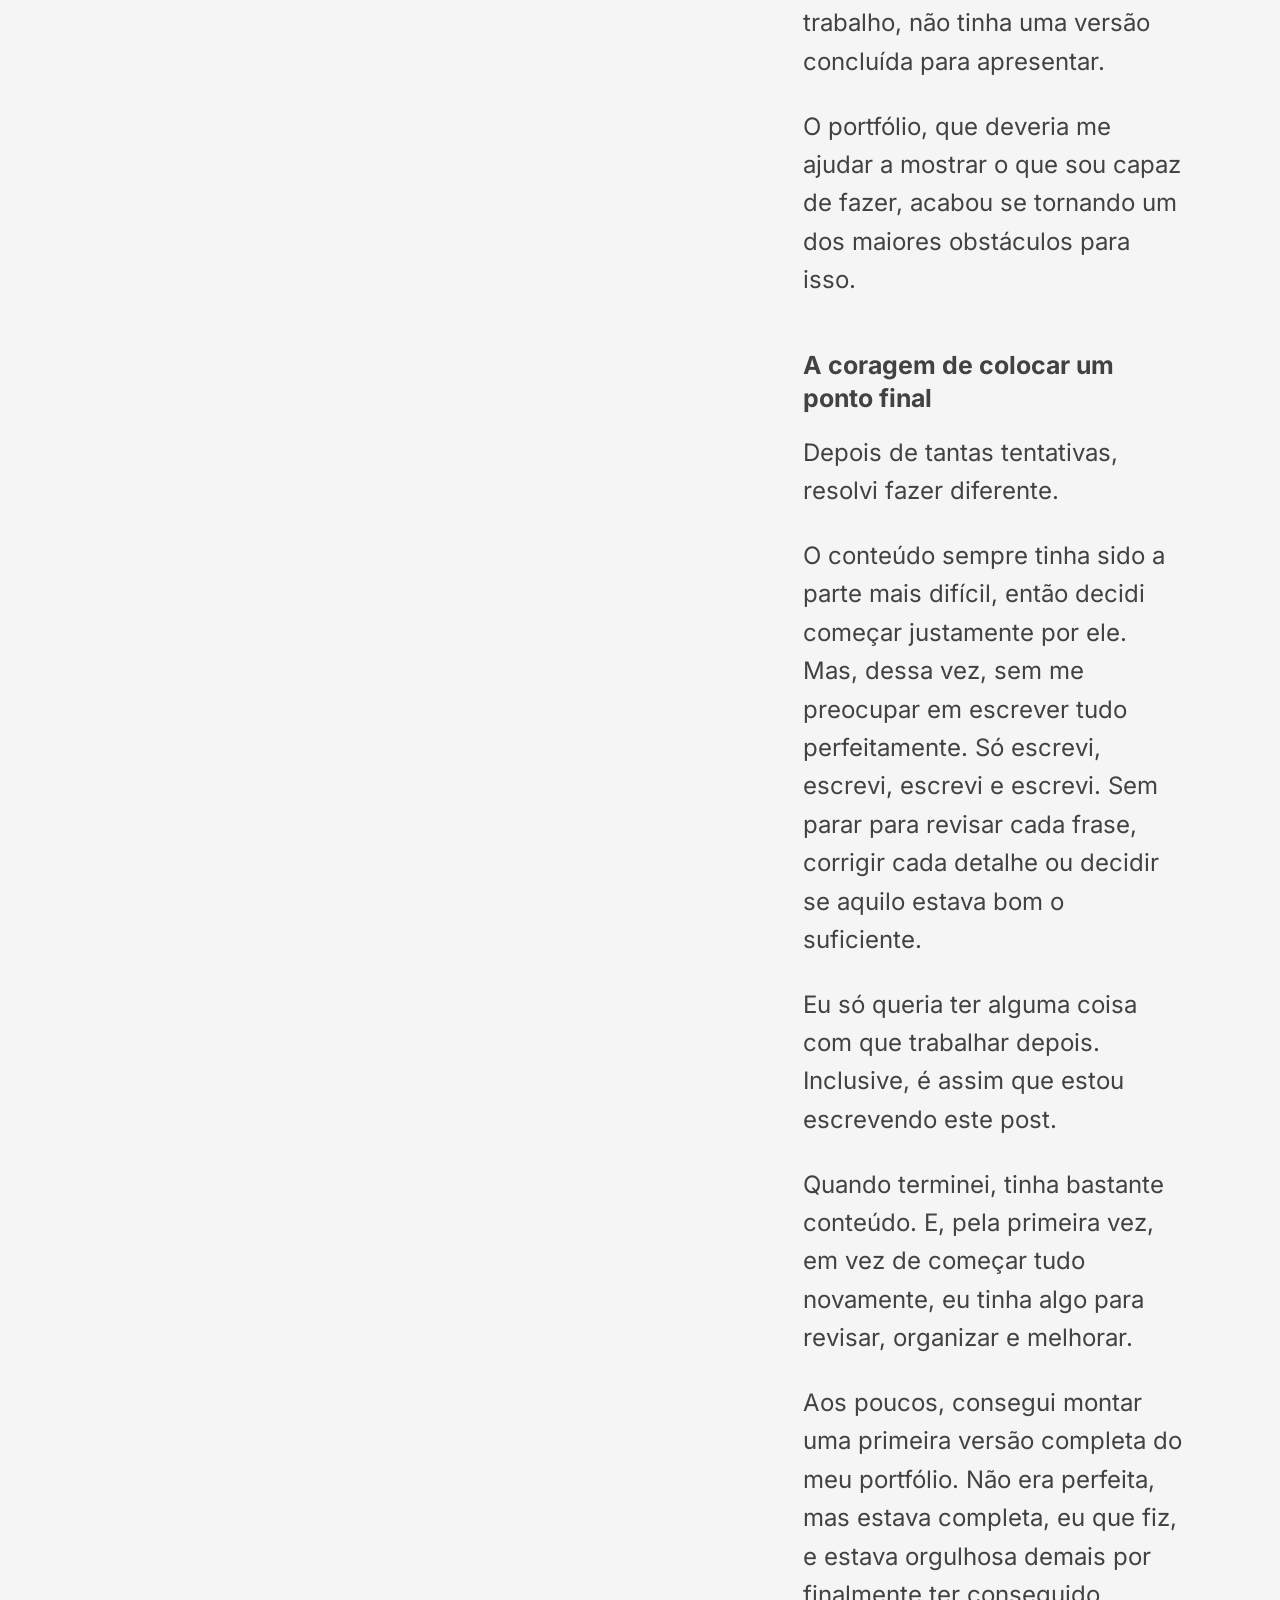
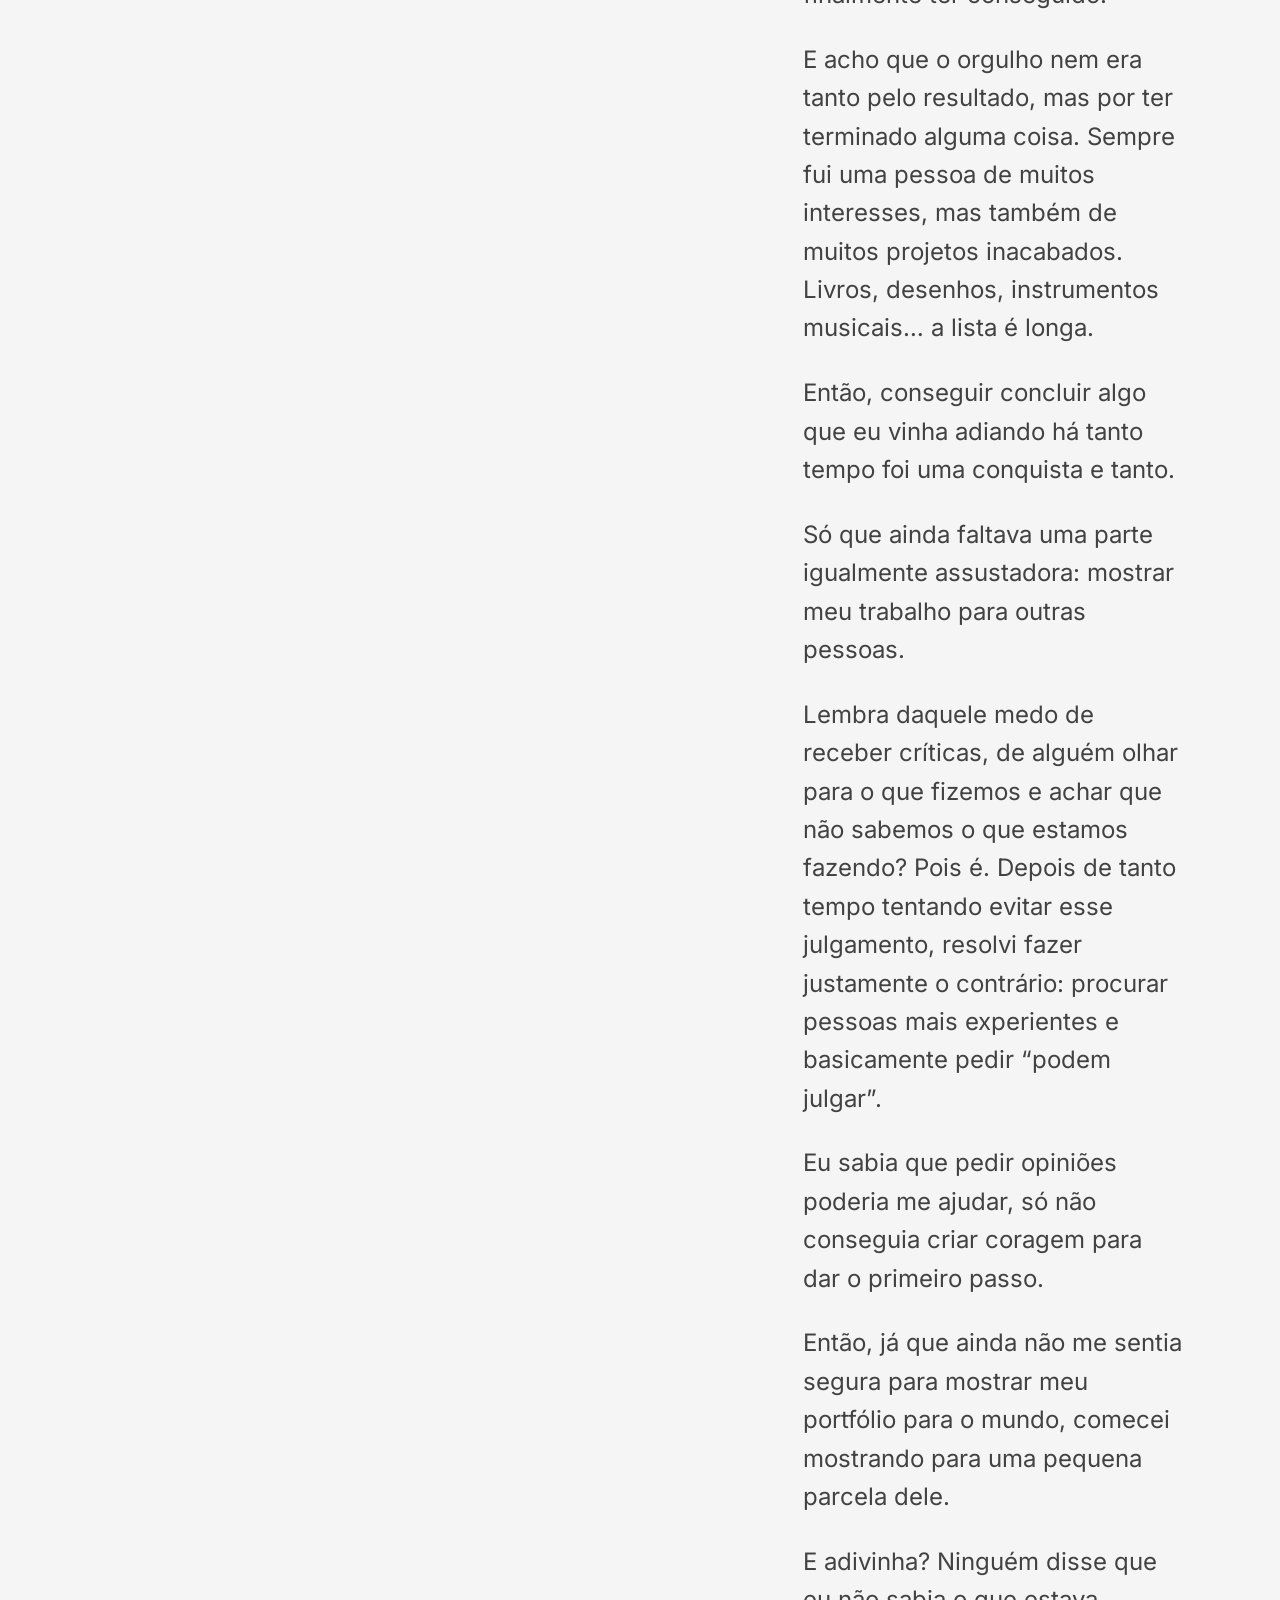
<file: seu-primeiro-rascunho-deve-ser-ruim/index.html>
<!DOCTYPE html><html lang="pt-BR"><head><meta charset="utf-8"><meta name="viewport" content="width=device-width, initial-scale=1"><link rel="icon" type="image/svg+xml" href="/favicon.svg"><title>Seu primeiro rascunho deve ser ruim — Júlia Lopes</title><meta name="description" content="24 de Novembro, 2026"><meta property="og:title" content="Seu primeiro rascunho deve ser ruim — Júlia Lopes"><meta property="og:description" content="24 de Novembro, 2026"><meta property="og:type" content="website"><link rel="canonical" href="https://blog.julialopes.site/seu-primeiro-rascunho-deve-ser-ruim/"><link rel="alternate" hreflang="pt-BR" href="https://blog.julialopes.site/seu-primeiro-rascunho-deve-ser-ruim/"><link rel="alternate" hreflang="en" href="https://blog.julialopes.site/en/seu-primeiro-rascunho-deve-ser-ruim/"><link rel="alternate" hreflang="x-default" href="https://blog.julialopes.site/seu-primeiro-rascunho-deve-ser-ruim/"><script>
      // Liga as animações antes da primeira pintura (evita "piscar" o conteúdo).
      // Com "reduzir movimento" também liga: o CSS deixa só os fades.
      document.documentElement.dataset.motion = '';
    </script><meta name="astro-view-transitions-enabled" content="true"><meta name="astro-view-transitions-fallback" content="animate"><script type="module" src="/_astro/ClientRouter.astro_astro_type_script_index_0_lang.DsEvlweG.js"></script><link rel="stylesheet" href="/_astro/portfolio.BgeKsDeW.css"><link rel="stylesheet" href="/_astro/Base.nbNS0-gS.css"><style>.minimizar[data-astro-cid-ylwqc35x]{z-index:10;right:calc(var(--case-margem) + var(--card-largura) + 20px);color:#1a1a1a;width:54px;height:54px;transition:background-color var(--dur-hover) ease, scale var(--dur-hover) var(--ease-saida);background:#fff;border-radius:15px;justify-content:center;align-items:center;padding:20px;display:flex;position:absolute;top:50svh;translate:0 -50%}.minimizar-post[data-astro-cid-ylwqc35x]{top:0;right:calc(100% + 20px);translate:none}.minimizar[data-astro-cid-ylwqc35x] svg[data-astro-cid-ylwqc35x]{flex-shrink:0;width:14px;height:14px}.minimizar[data-astro-cid-ylwqc35x]:hover{background:#e8e8e8}.minimizar[data-astro-cid-ylwqc35x]:active{scale:.96}.minimizar[data-astro-cid-ylwqc35x]:focus-visible{outline:2px solid var(--case-links,#424242);outline-offset:4px}@media (width<=767px){.minimizar[data-astro-cid-ylwqc35x]{position:fixed;inset:auto 24px 24px auto;translate:none;box-shadow:0 2px 16px #0000001f}}@media (prefers-reduced-motion:reduce){.minimizar[data-astro-cid-ylwqc35x]{transition:none}.minimizar[data-astro-cid-ylwqc35x]:active{scale:none}}
body:has(.blog-article){background:#f5f5f5}.leitura[data-astro-cid-7nievx76]{color:#424242;justify-self:center;width:100%;min-width:0;padding-block:40px 80px}.fechar-post[data-astro-cid-7nievx76]{z-index:10;height:0;position:sticky;top:calc(50svh - 27px)}.capa[data-astro-cid-7nievx76]{aspect-ratio:501/245;border-radius:calc(20 * var(--home-unidade));view-transition-class:blog capa-post;background:#efefef;width:100%;overflow:hidden}.capa-img[data-astro-cid-7nievx76]{object-fit:cover;object-position:center top;width:100%;height:100%;display:block}.prosa[data-astro-cid-7nievx76]{margin-top:calc(40 * var(--home-unidade));color:#424242;overflow-wrap:anywhere;font-size:24px;line-height:1.6}.prosa[data-astro-cid-7nievx76] p{margin:0 0 1.1em}.prosa[data-astro-cid-7nievx76] p:has(em){color:#8f8f8a;font-style:italic}.prosa[data-astro-cid-7nievx76] h2{font-size:calc(28 * var(--home-unidade));margin:2em 0 .8em;font-weight:600;line-height:1.3}.prosa[data-astro-cid-7nievx76] h3{font-size:calc(23 * var(--home-unidade));margin:1.8em 0 .8em;line-height:1.35}.prosa[data-astro-cid-7nievx76] ul,.prosa[data-astro-cid-7nievx76] ol{margin:0 0 1.1em;padding-left:1.4em}.prosa[data-astro-cid-7nievx76] li+li{margin-top:.4em}.prosa[data-astro-cid-7nievx76]>:last-child{margin-bottom:0}.prosa[data-astro-cid-7nievx76] img{border-radius:12px;height:auto;margin:24px auto}.prosa[data-astro-cid-7nievx76] a{text-underline-offset:3px}@media (width<=767px){.leitura[data-astro-cid-7nievx76]{width:calc(100% - 48px);padding:0 0 102px}.fechar-post[data-astro-cid-7nievx76]{position:static}.prosa[data-astro-cid-7nievx76]{margin-top:28px;font-size:18px}.prosa[data-astro-cid-7nievx76] h2{font-size:24px}.prosa[data-astro-cid-7nievx76] h3{font-size:20px}}
</style><style>[data-astro-transition-scope="astro-2ei7gu4t-1"] { view-transition-name: post-seu-primeiro-rascunho-deve-ser-ruim; }@layer astro { ::view-transition-old(post-seu-primeiro-rascunho-deve-ser-ruim) { 
	animation-duration: 180ms;
	animation-timing-function: cubic-bezier(0.76, 0, 0.24, 1);
	animation-fill-mode: both;
	animation-name: astroFadeOut; }::view-transition-new(post-seu-primeiro-rascunho-deve-ser-ruim) { 
	animation-duration: 180ms;
	animation-timing-function: cubic-bezier(0.76, 0, 0.24, 1);
	animation-fill-mode: both;
	animation-name: astroFadeIn; }[data-astro-transition=back]::view-transition-old(post-seu-primeiro-rascunho-deve-ser-ruim) { 
	animation-duration: 180ms;
	animation-timing-function: cubic-bezier(0.76, 0, 0.24, 1);
	animation-fill-mode: both;
	animation-name: astroFadeOut; }[data-astro-transition=back]::view-transition-new(post-seu-primeiro-rascunho-deve-ser-ruim) { 
	animation-duration: 180ms;
	animation-timing-function: cubic-bezier(0.76, 0, 0.24, 1);
	animation-fill-mode: both;
	animation-name: astroFadeIn; } }[data-astro-transition-fallback="old"] [data-astro-transition-scope="astro-2ei7gu4t-1"],
			[data-astro-transition-fallback="old"][data-astro-transition-scope="astro-2ei7gu4t-1"] { 
	animation-duration: 180ms;
	animation-timing-function: cubic-bezier(0.76, 0, 0.24, 1);
	animation-fill-mode: both;
	animation-name: astroFadeOut; }[data-astro-transition-fallback="new"] [data-astro-transition-scope="astro-2ei7gu4t-1"],
			[data-astro-transition-fallback="new"][data-astro-transition-scope="astro-2ei7gu4t-1"] { 
	animation-duration: 180ms;
	animation-timing-function: cubic-bezier(0.76, 0, 0.24, 1);
	animation-fill-mode: both;
	animation-name: astroFadeIn; }[data-astro-transition=back][data-astro-transition-fallback="old"] [data-astro-transition-scope="astro-2ei7gu4t-1"],
			[data-astro-transition=back][data-astro-transition-fallback="old"][data-astro-transition-scope="astro-2ei7gu4t-1"] { 
	animation-duration: 180ms;
	animation-timing-function: cubic-bezier(0.76, 0, 0.24, 1);
	animation-fill-mode: both;
	animation-name: astroFadeOut; }[data-astro-transition=back][data-astro-transition-fallback="new"] [data-astro-transition-scope="astro-2ei7gu4t-1"],
			[data-astro-transition=back][data-astro-transition-fallback="new"][data-astro-transition-scope="astro-2ei7gu4t-1"] { 
	animation-duration: 180ms;
	animation-timing-function: cubic-bezier(0.76, 0, 0.24, 1);
	animation-fill-mode: both;
	animation-name: astroFadeIn; }</style><style>[data-astro-transition-scope="astro-ebr5bgye-2"] { view-transition-name: perfil-topo; }@layer astro { ::view-transition-old(perfil-topo) { 
	animation-duration: 180ms;
	animation-timing-function: cubic-bezier(0.76, 0, 0.24, 1);
	animation-fill-mode: both;
	animation-name: astroFadeOut; }::view-transition-new(perfil-topo) { 
	animation-duration: 180ms;
	animation-timing-function: cubic-bezier(0.76, 0, 0.24, 1);
	animation-fill-mode: both;
	animation-name: astroFadeIn; }[data-astro-transition=back]::view-transition-old(perfil-topo) { 
	animation-duration: 180ms;
	animation-timing-function: cubic-bezier(0.76, 0, 0.24, 1);
	animation-fill-mode: both;
	animation-name: astroFadeOut; }[data-astro-transition=back]::view-transition-new(perfil-topo) { 
	animation-duration: 180ms;
	animation-timing-function: cubic-bezier(0.76, 0, 0.24, 1);
	animation-fill-mode: both;
	animation-name: astroFadeIn; } }[data-astro-transition-fallback="old"] [data-astro-transition-scope="astro-ebr5bgye-2"],
			[data-astro-transition-fallback="old"][data-astro-transition-scope="astro-ebr5bgye-2"] { 
	animation-duration: 180ms;
	animation-timing-function: cubic-bezier(0.76, 0, 0.24, 1);
	animation-fill-mode: both;
	animation-name: astroFadeOut; }[data-astro-transition-fallback="new"] [data-astro-transition-scope="astro-ebr5bgye-2"],
			[data-astro-transition-fallback="new"][data-astro-transition-scope="astro-ebr5bgye-2"] { 
	animation-duration: 180ms;
	animation-timing-function: cubic-bezier(0.76, 0, 0.24, 1);
	animation-fill-mode: both;
	animation-name: astroFadeIn; }[data-astro-transition=back][data-astro-transition-fallback="old"] [data-astro-transition-scope="astro-ebr5bgye-2"],
			[data-astro-transition=back][data-astro-transition-fallback="old"][data-astro-transition-scope="astro-ebr5bgye-2"] { 
	animation-duration: 180ms;
	animation-timing-function: cubic-bezier(0.76, 0, 0.24, 1);
	animation-fill-mode: both;
	animation-name: astroFadeOut; }[data-astro-transition=back][data-astro-transition-fallback="new"] [data-astro-transition-scope="astro-ebr5bgye-2"],
			[data-astro-transition=back][data-astro-transition-fallback="new"][data-astro-transition-scope="astro-ebr5bgye-2"] { 
	animation-duration: 180ms;
	animation-timing-function: cubic-bezier(0.76, 0, 0.24, 1);
	animation-fill-mode: both;
	animation-name: astroFadeIn; }</style><style>[data-astro-transition-scope="astro-uwfzphvb-3"] { view-transition-name: perfil-textos; }@layer astro { ::view-transition-old(perfil-textos) { 
	animation-duration: 180ms;
	animation-timing-function: cubic-bezier(0.76, 0, 0.24, 1);
	animation-fill-mode: both;
	animation-name: astroFadeOut; }::view-transition-new(perfil-textos) { 
	animation-duration: 180ms;
	animation-timing-function: cubic-bezier(0.76, 0, 0.24, 1);
	animation-fill-mode: both;
	animation-name: astroFadeIn; }[data-astro-transition=back]::view-transition-old(perfil-textos) { 
	animation-duration: 180ms;
	animation-timing-function: cubic-bezier(0.76, 0, 0.24, 1);
	animation-fill-mode: both;
	animation-name: astroFadeOut; }[data-astro-transition=back]::view-transition-new(perfil-textos) { 
	animation-duration: 180ms;
	animation-timing-function: cubic-bezier(0.76, 0, 0.24, 1);
	animation-fill-mode: both;
	animation-name: astroFadeIn; } }[data-astro-transition-fallback="old"] [data-astro-transition-scope="astro-uwfzphvb-3"],
			[data-astro-transition-fallback="old"][data-astro-transition-scope="astro-uwfzphvb-3"] { 
	animation-duration: 180ms;
	animation-timing-function: cubic-bezier(0.76, 0, 0.24, 1);
	animation-fill-mode: both;
	animation-name: astroFadeOut; }[data-astro-transition-fallback="new"] [data-astro-transition-scope="astro-uwfzphvb-3"],
			[data-astro-transition-fallback="new"][data-astro-transition-scope="astro-uwfzphvb-3"] { 
	animation-duration: 180ms;
	animation-timing-function: cubic-bezier(0.76, 0, 0.24, 1);
	animation-fill-mode: both;
	animation-name: astroFadeIn; }[data-astro-transition=back][data-astro-transition-fallback="old"] [data-astro-transition-scope="astro-uwfzphvb-3"],
			[data-astro-transition=back][data-astro-transition-fallback="old"][data-astro-transition-scope="astro-uwfzphvb-3"] { 
	animation-duration: 180ms;
	animation-timing-function: cubic-bezier(0.76, 0, 0.24, 1);
	animation-fill-mode: both;
	animation-name: astroFadeOut; }[data-astro-transition=back][data-astro-transition-fallback="new"] [data-astro-transition-scope="astro-uwfzphvb-3"],
			[data-astro-transition=back][data-astro-transition-fallback="new"][data-astro-transition-scope="astro-uwfzphvb-3"] { 
	animation-duration: 180ms;
	animation-timing-function: cubic-bezier(0.76, 0, 0.24, 1);
	animation-fill-mode: both;
	animation-name: astroFadeIn; }</style><style>[data-astro-transition-scope="astro-uesctiyb-4"] { view-transition-name: perfil-links; }@layer astro { ::view-transition-old(perfil-links) { 
	animation-duration: 180ms;
	animation-timing-function: cubic-bezier(0.76, 0, 0.24, 1);
	animation-fill-mode: both;
	animation-name: astroFadeOut; }::view-transition-new(perfil-links) { 
	animation-duration: 180ms;
	animation-timing-function: cubic-bezier(0.76, 0, 0.24, 1);
	animation-fill-mode: both;
	animation-name: astroFadeIn; }[data-astro-transition=back]::view-transition-old(perfil-links) { 
	animation-duration: 180ms;
	animation-timing-function: cubic-bezier(0.76, 0, 0.24, 1);
	animation-fill-mode: both;
	animation-name: astroFadeOut; }[data-astro-transition=back]::view-transition-new(perfil-links) { 
	animation-duration: 180ms;
	animation-timing-function: cubic-bezier(0.76, 0, 0.24, 1);
	animation-fill-mode: both;
	animation-name: astroFadeIn; } }[data-astro-transition-fallback="old"] [data-astro-transition-scope="astro-uesctiyb-4"],
			[data-astro-transition-fallback="old"][data-astro-transition-scope="astro-uesctiyb-4"] { 
	animation-duration: 180ms;
	animation-timing-function: cubic-bezier(0.76, 0, 0.24, 1);
	animation-fill-mode: both;
	animation-name: astroFadeOut; }[data-astro-transition-fallback="new"] [data-astro-transition-scope="astro-uesctiyb-4"],
			[data-astro-transition-fallback="new"][data-astro-transition-scope="astro-uesctiyb-4"] { 
	animation-duration: 180ms;
	animation-timing-function: cubic-bezier(0.76, 0, 0.24, 1);
	animation-fill-mode: both;
	animation-name: astroFadeIn; }[data-astro-transition=back][data-astro-transition-fallback="old"] [data-astro-transition-scope="astro-uesctiyb-4"],
			[data-astro-transition=back][data-astro-transition-fallback="old"][data-astro-transition-scope="astro-uesctiyb-4"] { 
	animation-duration: 180ms;
	animation-timing-function: cubic-bezier(0.76, 0, 0.24, 1);
	animation-fill-mode: both;
	animation-name: astroFadeOut; }[data-astro-transition=back][data-astro-transition-fallback="new"] [data-astro-transition-scope="astro-uesctiyb-4"],
			[data-astro-transition=back][data-astro-transition-fallback="new"][data-astro-transition-scope="astro-uesctiyb-4"] { 
	animation-duration: 180ms;
	animation-timing-function: cubic-bezier(0.76, 0, 0.24, 1);
	animation-fill-mode: both;
	animation-name: astroFadeIn; }</style></head><body><main class="portfolio-layout blog-layout blog-article" data-astro-cid-7nievx76><aside class="sidebar sidebar-blog" data-astro-cid-wv7whodv><div class="perfil" data-astro-cid-wv7whodv><div data-astro-transition-scope="astro-ebr5bgye-2" class="topo" data-astro-cid-wv7whodv><a class="avatar-link" href="https://julialopes.site/" aria-label="Voltar à página inicial" title="Voltar à página inicial" data-astro-cid-wv7whodv><img src="/_astro/julia.D38xIB4u_ZhCvlV.webp" alt loading="eager" data-astro-cid-wv7whodv="true" decoding="async" width="64" height="64" class="avatar"></a><nav class="idiomas inline" aria-label="Idioma" data-astro-cid-zh35qibh><span class="atual" aria-current="true" data-astro-cid-zh35qibh>pt</span><a href="/en/seu-primeiro-rascunho-deve-ser-ruim/" hreflang="en" lang="en" data-astro-cid-zh35qibh>en</a></nav></div><div data-astro-transition-scope="astro-uwfzphvb-3" class="apresentacao" data-astro-cid-wv7whodv><div class="textos" data-astro-cid-wv7whodv><h1 class="nome" data-astro-cid-wv7whodv>Seu primeiro rascunho deve ser ruim</h1><p class="bio" data-astro-cid-wv7whodv>Novembro, 2026</p></div></div></div><nav data-astro-transition-scope="astro-uesctiyb-4" class="links" aria-label="Contato" data-astro-cid-wv7whodv><a href="mailto:lopesfariasjulia@gmail.com" class="link-anim" rel="noopener" data-astro-cid-wv7whodv>contato</a><a href="https://julialopes.site/sobre" class="link-anim" data-astro-cid-wv7whodv>sobre</a><a href="/cv/cv_julialopes_pd.pdf" class="link-anim" download rel="noopener" title="Baixar currículo em PDF" data-astro-cid-wv7whodv>cv</a><a href="https://julialopes.site/" class="link-anim" data-astro-cid-wv7whodv>home</a></nav></aside><section class="leitura" aria-label="Seu primeiro rascunho deve ser ruim" data-astro-cid-7nievx76><div class="fechar-post" data-astro-cid-7nievx76><a class="minimizar minimizar-post" href="/" aria-label="Fechar post e voltar ao blog" title="Fechar post e voltar ao blog" data-astro-cid-ylwqc35x><svg width="14" height="14" viewBox="0 0 14 14" fill="none" stroke="currentColor" stroke-width="1.2" stroke-linecap="round" stroke-linejoin="round" aria-hidden="true" focusable="false" data-astro-cid-ylwqc35x><path d="m1.5 1.5 3.9 3.9M2.6 5.4h2.8V2.6m7.1-1.1-3.9 3.9m0-2.8v2.8h2.8m1.1 7.1L8.6 8.6m2.8 0H8.6v2.8m-7.1 1.1 3.9-3.9m0 2.8V8.6H2.6" data-astro-cid-ylwqc35x></path></svg></a></div><!-- Mesmo transition:name do card da lista: o card encolhe até virar esta capa --><div data-astro-transition-scope="astro-2ei7gu4t-1" class="capa" data-astro-cid-7nievx76><img src="/_astro/esboco-ultima-ceia.BMpI9Yeq_Z1HnzAS.webp" srcset="/_astro/esboco-ultima-ceia.BMpI9Yeq_4bjb3.webp 800w, /_astro/esboco-ultima-ceia.BMpI9Yeq_Z1HnzAS.webp 960w" alt sizes="(max-width: 767px) calc(100vw - 48px), 30vw" data-astro-cid-7nievx76="true" loading="lazy" decoding="async" width="960" height="641" class="capa-img"></div><article class="prosa" data-astro-cid-7nievx76><p>Houve um tempo em que eu achava que ser perfeccionista era sinônimo de qualidade. Que significava ser uma pessoa que não se contentava com o básico, com o mediano, mas que estava sempre buscando o melhor resultado.</p>
<p>Me fazia parecer disciplinada, comprometida, alguém que não descansava até entregar o melhor.</p>
<p>O melhor…</p>
<p>Há um tempo, comecei a trabalhar com um colega que, sempre que eu dizia que algo poderia melhorar, me fazia uma pergunta: <strong>melhorar pra quem?</strong></p>
<p>Parece uma pergunta simples, mas ela me fez repensar muita coisa.</p>
<p>Quando trabalhamos com produtos digitais, precisamos conciliar uma quantidade enorme de expectativas. Temos prazos para cumprir, objetivos de negócio para alcançar, clientes para satisfazer, usuários que precisam conseguir usar aquilo que criamos e desenvolvedores que precisam entender como transformar nossas ideias em algo funcional.</p>
<p>E, no meio disso tudo, ainda queremos criar algo bonito, interessante e que nos dê orgulho de dizer: fui eu que fiz.</p>
<p>Percebe quantas pessoas precisamos agradar com o nosso trabalho?</p>
<p>Trabalhar com design é estar constantemente expondo nossas ideias ao julgamento de outras pessoas. E as pessoas sempre vão ter uma opinião. Sempre vai existir alguém que teria escolhido outra cor, priorizado outra funcionalidade, usado outro componente ou seguido um caminho completamente diferente.</p>
<p>E, às vezes, esse outro caminho pode até ser melhor.</p>
<p>Isso dá uma pressão danada, né?</p>
<p>Acho que vem muito daí o fato de tantos profissionais criativos serem perfeccionistas com seu trabalho. A gente tem medo de não agradar. Medo de receber críticas, de parecer incompetente, de descobrir que aquela ideia que considerávamos tão boa talvez não seja tudo isso.</p>
<p>Mas existe uma solução muito simples para esse problema: se o nosso trabalho for perfeito, ninguém vai poder criticá-lo.</p>
<p>Pronto. É só fazer perfeito!</p>
<p>Só tem um pequeno detalhe nessa história: <strong>o perfeito não existe.</strong></p>
<p>E não digo isso apenas porque sempre vai existir algo que podemos melhorar, mas porque a própria ideia de perfeição muda dependendo de quem está olhando.</p>
<p>O que é perfeito para o negócio pode não ser para o usuário. O que é perfeito para o designer pode ser um pesadelo para o desenvolvedor. E aquilo que hoje parece a melhor solução possível pode deixar de fazer sentido daqui a alguns meses.</p>
<p>Então, se a perfeição depende de tantas variáveis, o que exatamente estamos tentando alcançar?</p>
<h2 id="o-medo-disfarçado-de-qualidade"><strong>O medo disfarçado de qualidade</strong></h2>
<p>Tenho pensado que, muitas vezes, aquilo que chamamos de perfeccionismo é só uma maneira mais bonita de falar sobre o <strong>medo</strong>.</p>
<p>Talvez eu tenha passado muito tempo tentando alcançar uma espécie de aprovação universal. Tinha muito medo de que alguém mais experiente olhasse para o meu trabalho, encontrasse algum problema e pensasse: “ela não sabe o que está fazendo”.</p>
<p>Comecei minha carreira de designer sem uma formação em design, e sentia que precisava compensar esse fato de alguma forma. Então fazer um trabalho tão bom que ninguém pudesse questionar me parecia um ótimo caminho.</p>
<p>Mas imagina que loucura acreditar que você, alecrim dourado, precisa saber de tudo e que ninguém ao seu redor pode saber mais do que você? Chega a ser patético quando falamos isso em voz alta, mas era uma cobrança que eu colocava sobre mim mesma.</p>
<p>A verdade é que sempre vai existir alguém que sabe mais, que tem outra experiência, outra perspectiva ou que simplesmente faria as coisas de um jeito diferente. E perceber isso, em vez de me desmotivar, foi libertador.</p>
<p>Porque, por mais que eu aprenda, sempre vão existir outras coisas para aprender. E ainda bem! Hoje me parece muito limitante acreditar que podemos chegar a um ponto em que já sabemos o suficiente ou em que nosso trabalho finalmente alcançou sua melhor versão possível.</p>
<p>Afinal, se já chegamos ao melhor, o que vem depois? </p>
<p>O mais curioso é que nós, designers, deveríamos estar bastante familiarizados com essa ideia. A gente trabalha com processos cíclicos, desenvolvemos produtos que passam constantemente por atualizações e melhorias. Sabemos que uma solução que funciona muito bem hoje pode precisar ser repensada amanhã, porque as necessidades mudam, as tecnologias evoluem e nós também aprendemos coisas novas pelo caminho.</p>
<p>Mas, se conseguimos compreender tão bem que um produto não precisa nascer em sua versão definitiva, por que temos tanta dificuldade em aceitar isso quando se trata dos nossos próprios projetos?</p>
<p>Talvez porque exista uma diferença enorme entre querer fazer um bom trabalho e sentir que ele nunca está bom o suficiente para ser mostrado.</p>
<p>No primeiro caso, buscamos melhorar o resultado. No segundo, encontramos motivos para adiar a entrega.</p>
<p>E o mais curioso é que essa segunda opção pode até parecer produtiva. Afinal, estamos trabalhando, revisando, pesquisando referências, testando novas possibilidades, ajustando detalhes…</p>
<p>Como poderíamos estar procrastinando se estamos tão ocupados?</p>
<p>Mas estamos.</p>
<p>É uma procrastinação que se disfarça de dedicação. A gente não deixa de fazer porque não se importa. Pelo contrário, se importa tanto com o resultado que acaba não conseguindo chegar até ele.</p>
<p>E enquanto estamos revisando pela décima vez alguma coisa que já funciona, deixamos de experimentar outras ideias, começar novos projetos e aprender com aquilo que só descobriríamos depois de colocar nosso trabalho no mundo.</p>
<p>Talvez essa seja uma das partes mais frustrantes do perfeccionismo: ele nos convence de que estamos buscando evoluir, quando, muitas vezes, estamos apenas andando em círculos.</p>
<h2 id="a-interminável-história-do-portfólio-perfeito"><strong>A interminável história do portfólio perfeito</strong></h2>
<p>Se você é designer, provavelmente já sabe onde quero chegar.</p>
<p>O portfólio.</p>
<p>Ah, o portfólio…</p>
<p>Aquele projeto que todo designer precisa ter, mas que parece nunca estar pronto.</p>
<p>Primeiro, você decide que precisa atualizar seus trabalhos. Mas, já que vai atualizar, talvez seja uma boa oportunidade para repensar a identidade visual. E, se vai mudar a identidade, por que não aproveitar para refazer todo o layout? Talvez aquele projeto antigo já não represente mais suas habilidades. Melhor criar um case novo. E aquela referência incrível que você acabou de encontrar no Pinterest? Definitivamente precisa entrar.</p>
<p>Quando percebe, você já está criando um portfólio completamente novo.</p>
<p>De novo.</p>
<p>Eu comecei o meu do zero <strong>cinco vezes</strong> antes de finalmente conseguir terminar e publicar uma versão.</p>
<p>Cinco.</p>
<p>E não estou falando de cinco pequenas alterações no layout. Estou falando de começar tudo novamente porque, em algum momento do processo, aquilo que eu estava construindo já não parecia bom o suficiente.</p>
<p>O processo era quase sempre o mesmo: eu começava empolgada, pesquisava mil referências, montava moodboards, experimentava layouts e imaginava todas as possibilidades para o site. Mas, quando chegava a hora de selecionar e escrever sobre meus projetos, parecia que nada estava à altura do que eu tinha imaginado.</p>
<p>Um projeto precisava de uma apresentação melhor, outro merecia alguns ajustes, aquele mais antigo talvez já nem representasse tão bem meu trabalho…</p>
<p>E, de repente, o que deveria ser a criação de um portfólio se transformava em uma reforma completa de vários projetos ao mesmo tempo. O processo ficava cada vez maior, mais cansativo e aquela empolgação inicial dava lugar à frustração.</p>
<p>O pior é que eu continuava trabalhando bastante. Estava revisando, ajustando, refinando, mas não necessariamente avançando naquilo que tinha me proposto a fazer.</p>
<p>Era como se o meu portfólio precisasse representar não apenas a profissional que eu era naquele momento, mas também todas as profissionais que eu ainda poderia me tornar.</p>
<p>E como é que um site vai dar conta disso?</p>
<p>A verdade é que, enquanto eu tentava construir a melhor representação possível do meu trabalho, não tinha uma versão concluída para apresentar.</p>
<p>O portfólio, que deveria me ajudar a mostrar o que sou capaz de fazer, acabou se tornando um dos maiores obstáculos para isso.</p>
<h2 id="a-coragem-de-colocar-um-ponto-final"><strong>A coragem de colocar um ponto final</strong></h2>
<p>Depois de tantas tentativas, resolvi fazer diferente.</p>
<p>O conteúdo sempre tinha sido a parte mais difícil, então decidi começar justamente por ele. Mas, dessa vez, sem me preocupar em escrever tudo perfeitamente. Só escrevi, escrevi, escrevi e escrevi. Sem parar para revisar cada frase, corrigir cada detalhe ou decidir se aquilo estava bom o suficiente.</p>
<p>Eu só queria ter alguma coisa com que trabalhar depois. Inclusive, é assim que estou escrevendo este post.</p>
<p>Quando terminei, tinha bastante conteúdo. E, pela primeira vez, em vez de começar tudo novamente, eu tinha algo para revisar, organizar e melhorar.</p>
<p>Aos poucos, consegui montar uma primeira versão completa do meu portfólio. Não era perfeita, mas estava completa, eu que fiz, e estava orgulhosa demais por finalmente ter conseguido.</p>
<p>E acho que o orgulho nem era tanto pelo resultado, mas por ter terminado alguma coisa. Sempre fui uma pessoa de muitos interesses, mas também de muitos projetos inacabados. Livros, desenhos, instrumentos musicais… a lista é longa.</p>
<p>Então, conseguir concluir algo que eu vinha adiando há tanto tempo foi uma conquista e tanto.</p>
<p>Só que ainda faltava uma parte igualmente assustadora: mostrar meu trabalho para outras pessoas.</p>
<p>Lembra daquele medo de receber críticas, de alguém olhar para o que fizemos e achar que não sabemos o que estamos fazendo? Pois é. Depois de tanto tempo tentando evitar esse julgamento, resolvi fazer justamente o contrário: procurar pessoas mais experientes e basicamente pedir “podem julgar”.</p>
<p>Eu sabia que pedir opiniões poderia me ajudar, só não conseguia criar coragem para dar o primeiro passo.</p>
<p>Então, já que ainda não me sentia segura para mostrar meu portfólio para o mundo, comecei mostrando para uma pequena parcela dele.</p>
<p>E adivinha? Ninguém disse que eu não sabia o que estava fazendo. Ninguém questionou minha capacidade. As pessoas simplesmente compartilharam suas opiniões, sugeriram melhorias e me ajudaram a avançar.</p>
<p>Era disso que eu estava com medo?</p>
<p>Aquilo que eu tinha passado tanto tempo tentando evitar acabou sendo justamente o que me ajudou a seguir em frente.</p>
<h2 id="quando-melhorar-deixa-de-ser-o-objetivo"><strong>Quando melhorar deixa de ser o objetivo</strong></h2>
<p>Não acho que a solução seja simplesmente deixar de se importar com a qualidade das coisas.</p>
<p>Afinal, existe muito valor em dedicar tempo a uma ideia, explorar possibilidades e cuidar dos detalhes. Muitas vezes, é justamente esse cuidado que diferencia um trabalho mediano de um trabalho realmente bom.</p>
<p>Mas também precisamos aprender a reconhecer quando uma mudança está contribuindo para o resultado e quando estamos apenas tentando aliviar a nossa própria insegurança.</p>
<p>E é aqui que aquela pergunta volta a fazer sentido.</p>
<p><strong>Melhorar pra quem?</strong></p>
<p>Se uma interface já atende às necessidades dos usuários, resolve o problema do negócio e pode ser implementada de maneira adequada, será que aquele ajuste que estamos insistindo em fazer realmente vai torná-la melhor?</p>
<p>Ou estamos tentando alcançar uma expectativa que só existe na nossa cabeça?</p>
<p>Acho que precisamos aprender a conviver com a ideia de que um trabalho pode estar pronto sem estar perfeito. Meu portfólio não precisa ser a versão definitiva do meu trabalho.</p>
<p>Se tudo der certo, a designer que eu sou daqui a um ano vai olhar para esse site e encontrar várias coisas que faria diferente. (E ainda bem!)</p>
<p>Ainda estou aprendendo a lidar com isso. Continuo sendo uma pessoa que repara nos detalhes, que gosta de explorar possibilidades e que, de vez em quando, passa mais tempo do que deveria tentando resolver algo que provavelmente já estava resolvido.</p>
<p>Mas hoje tenho mais consciência do custo disso. E esse custo não se resume às horas que dedicamos a um projeto, mas também às ideias que deixamos de experimentar, às oportunidades que perdemos e à energia que gastamos tentando evitar uma crítica que talvez nem venha </p>
<p>E, se vier, tudo bem. Talvez ela até nos ajude a fazer algo melhor.</p>
<p>Hoje meu portfólio está no ar. Não é perfeito, não é definitivo e provavelmente já tem alguma coisa que eu quero mudar enquanto escrevo este texto.</p>
<p>Mas ele existe. As pessoas podem acessá-lo, conhecer meu trabalho e tirar suas próprias conclusões.</p>
<p>E isso é muito mais do que qualquer uma das cinco versões que ficaram pelo caminho conseguiu fazer.</p>
<p>E já que passei esse texto inteiro falando sobre perder o medo de mostrar nosso trabalho, acho justo terminar fazendo justamente isso, você está convidado a conhecer meu portfólio!</p>
<p>Só não esquece que ele ainda está em construção (e provavelmente sempre vai estar). Continuo fazendo melhorias, experimentando coisas novas e aprendendo pelo caminho. Então, se tiver alguma opinião, sugestão ou crítica, vou adorar ouvir. </p>
<p>Que a gente se permita criar mais primeiras versões ruins. É delas que nascem as boas.</p>
</article></section></main><script type="module" src="/_astro/Base.astro_astro_type_script_index_0_lang.ClRkFoYj.js"></script></body></html>
</file>
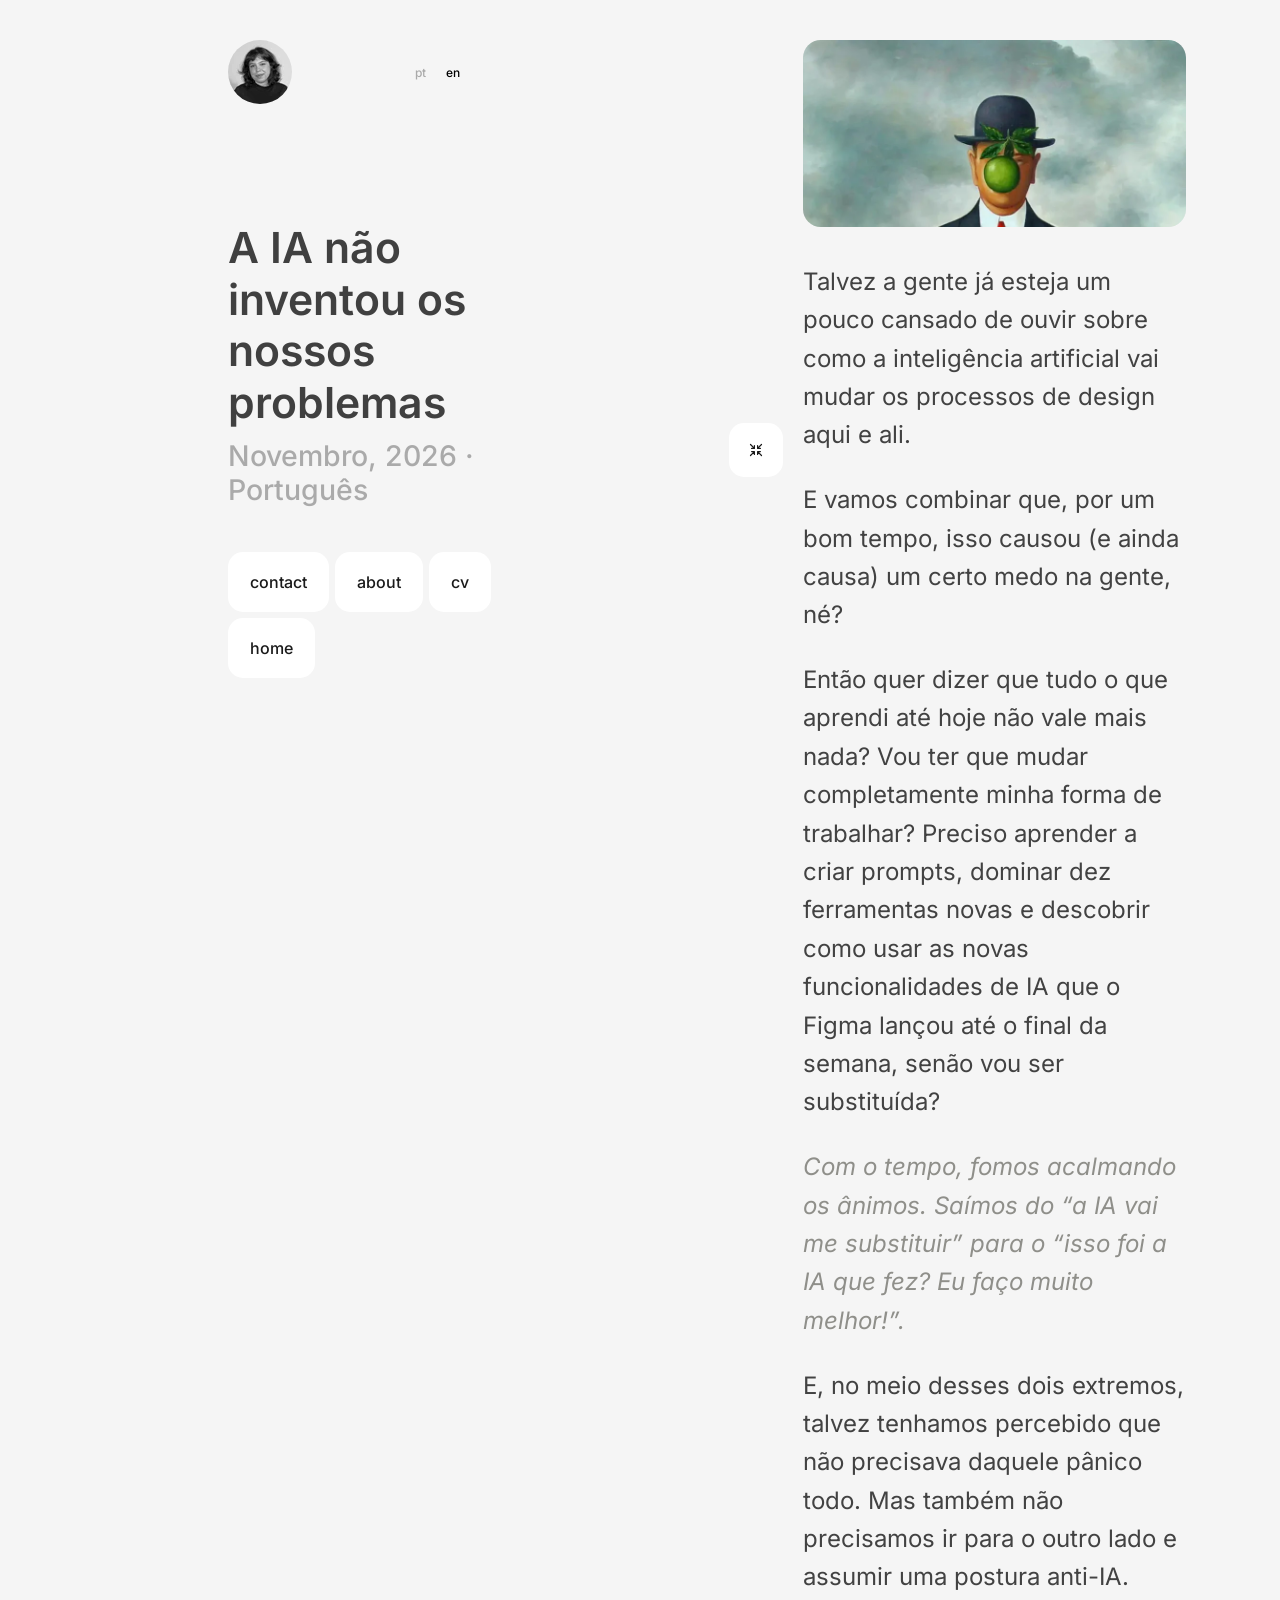
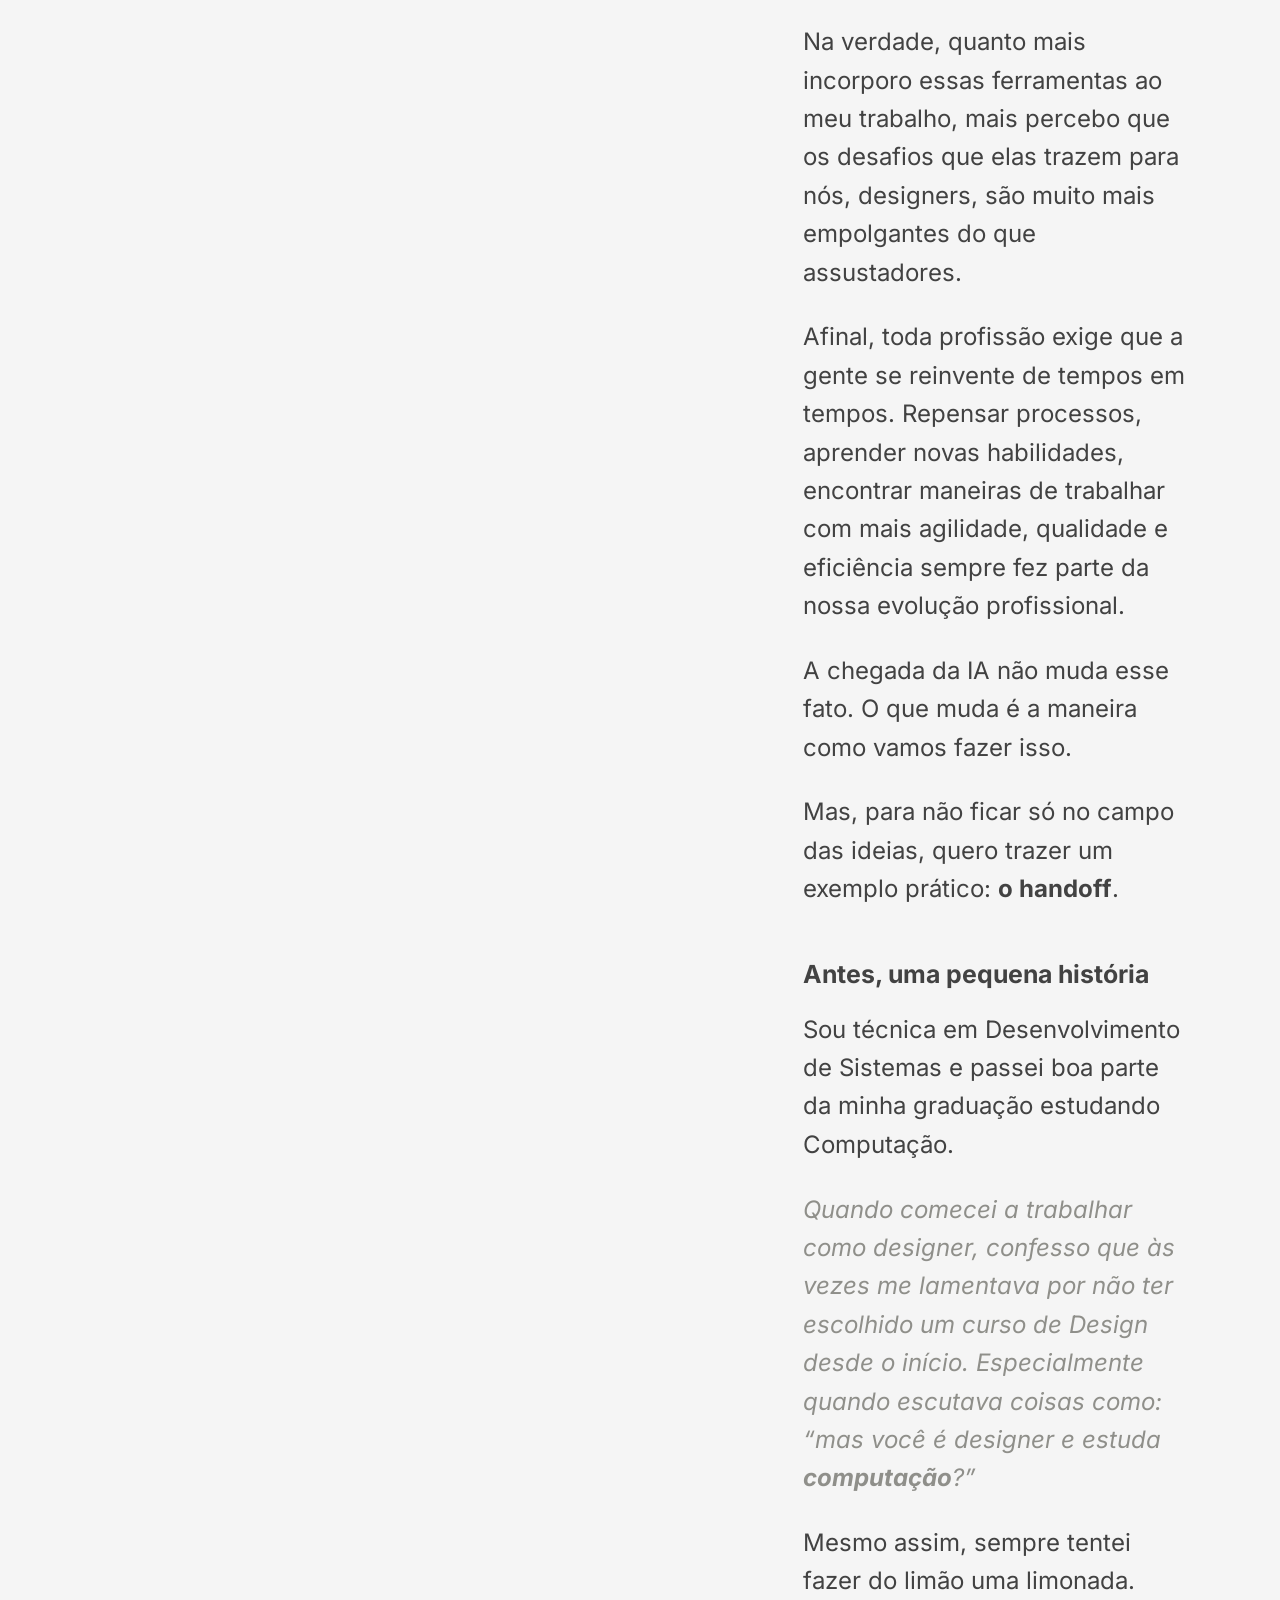
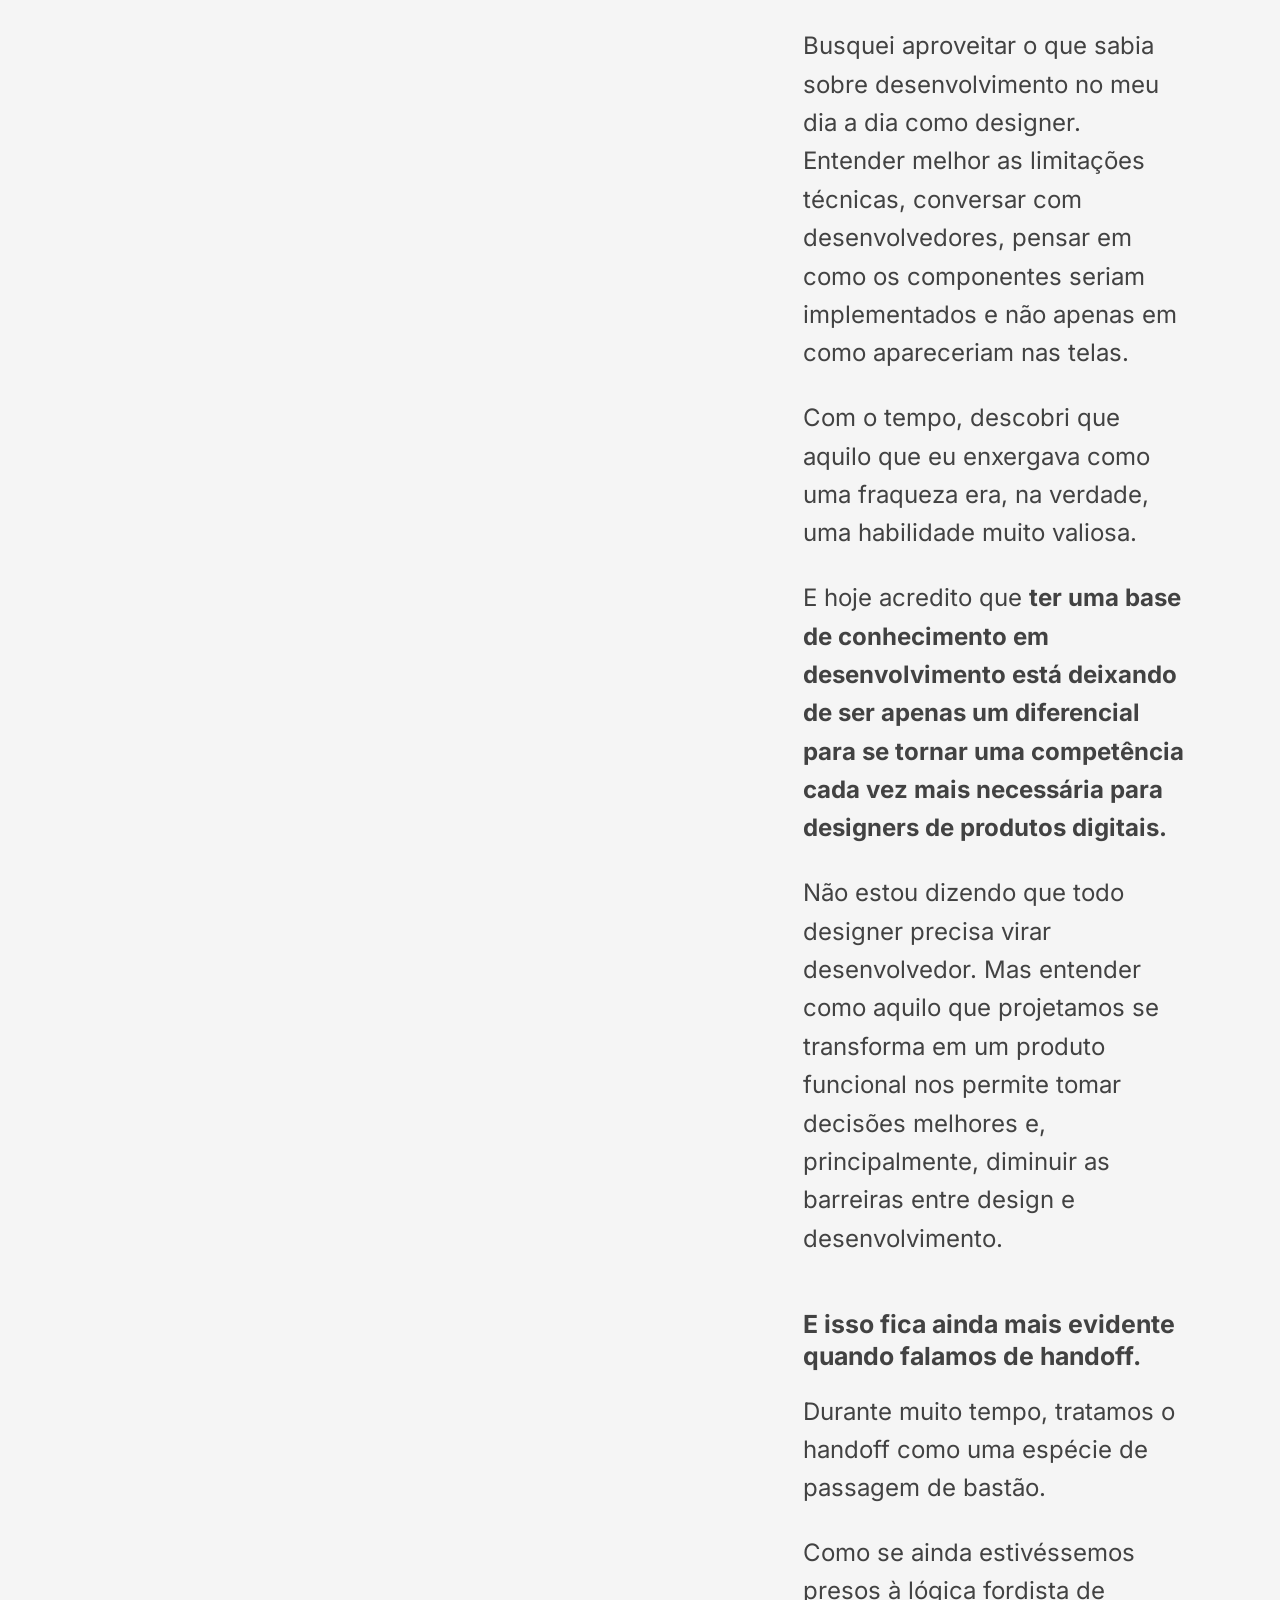
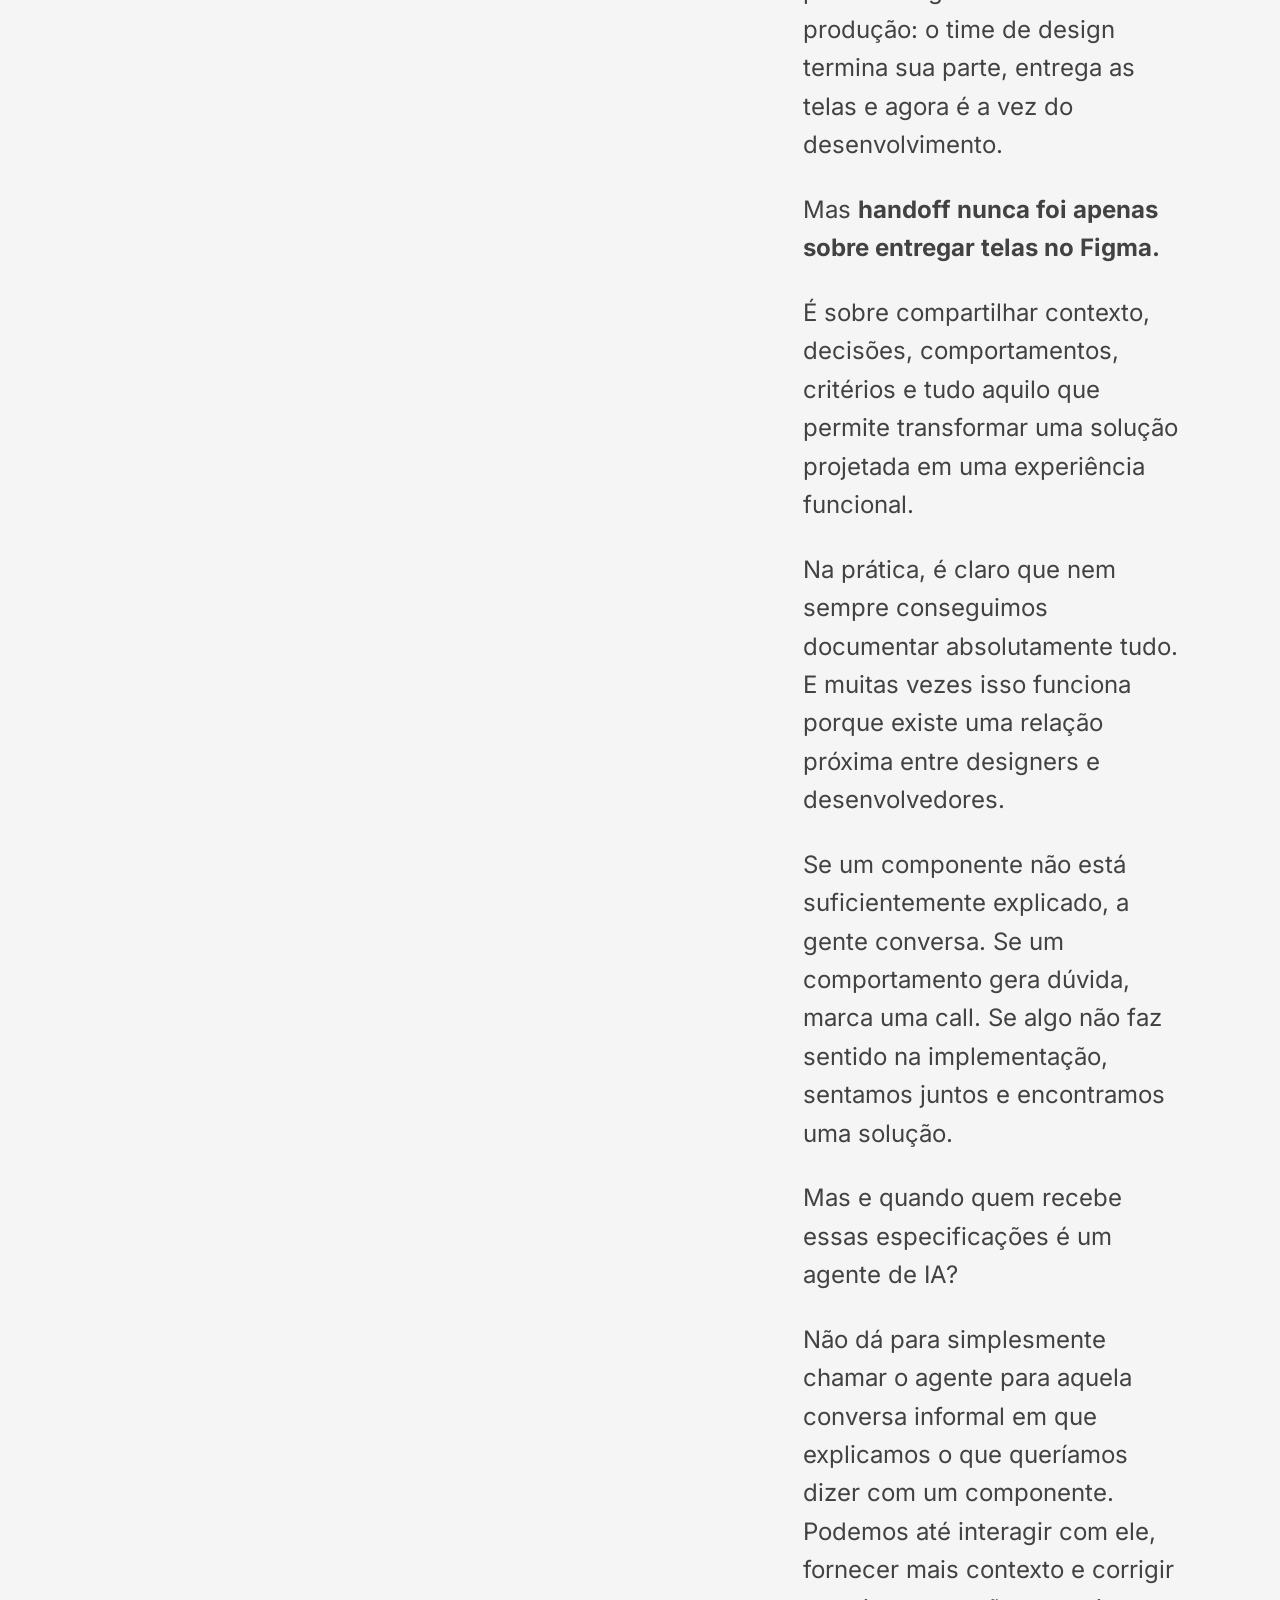
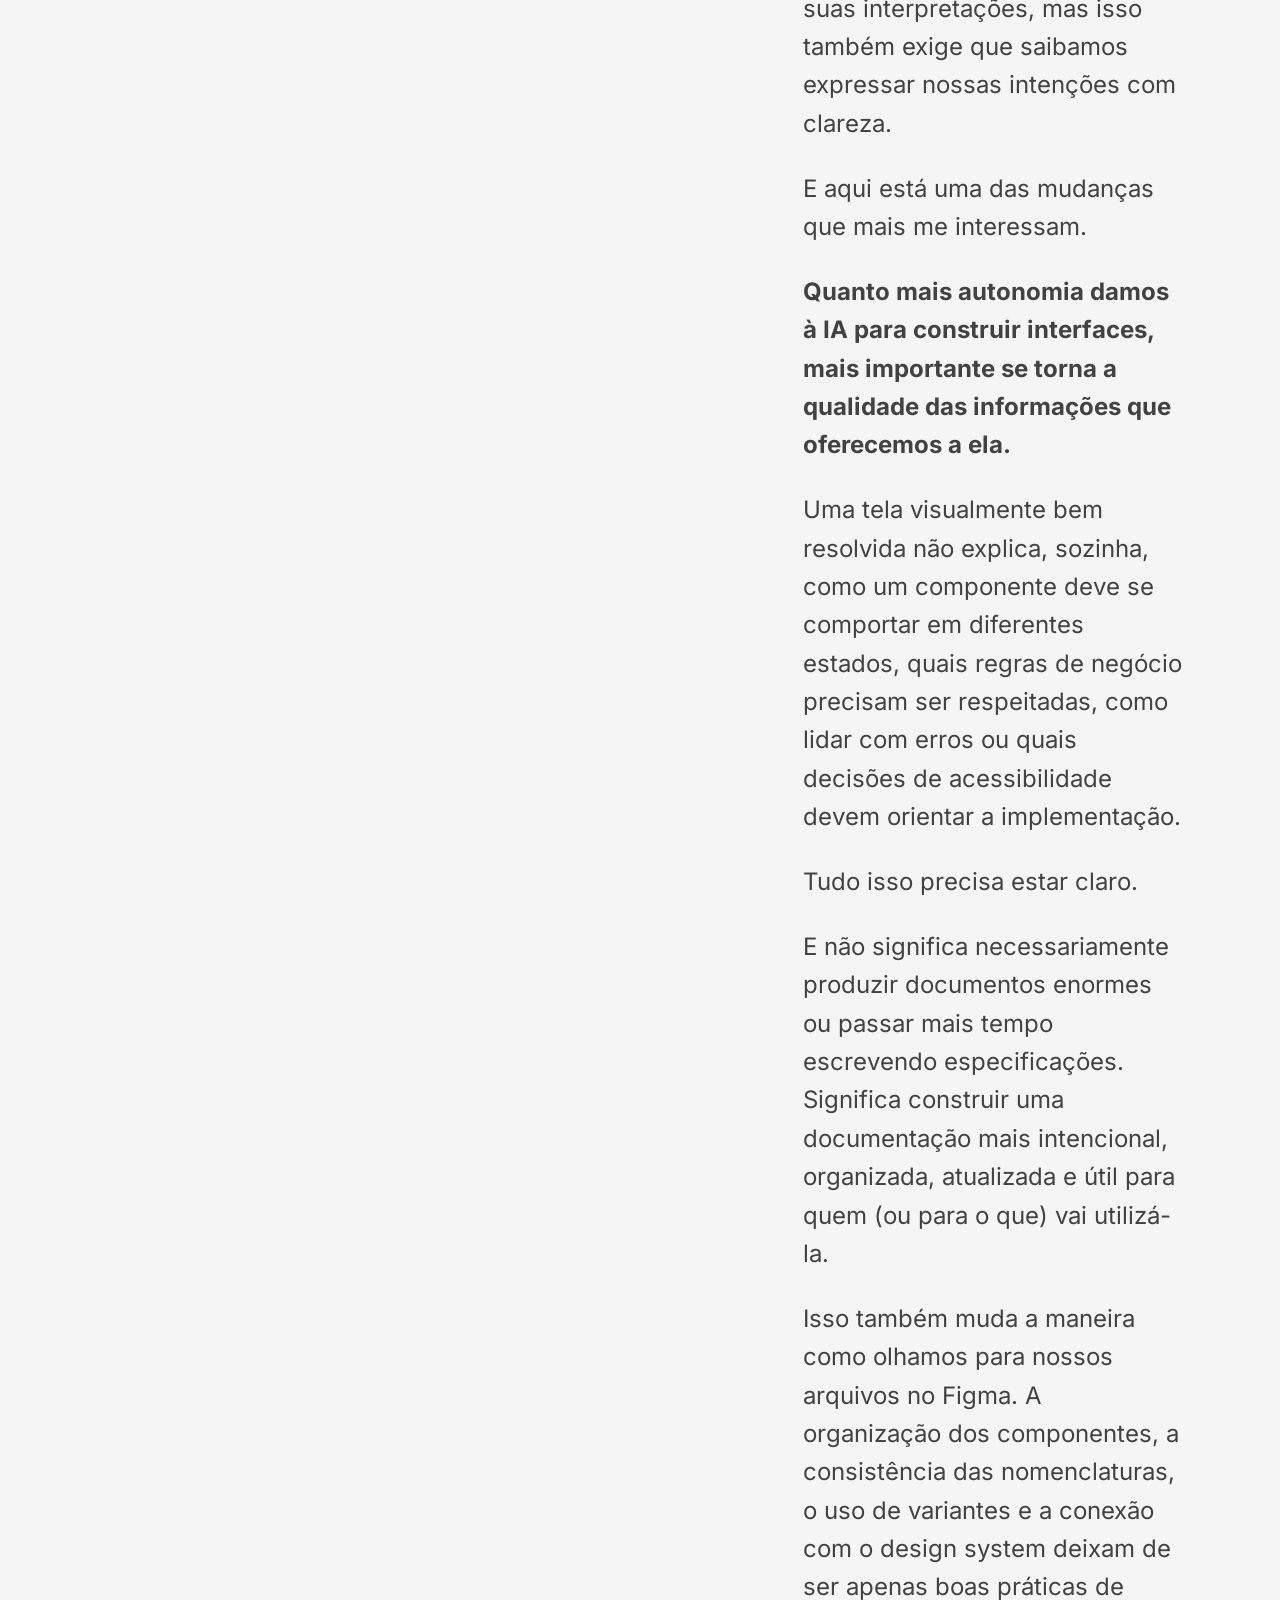
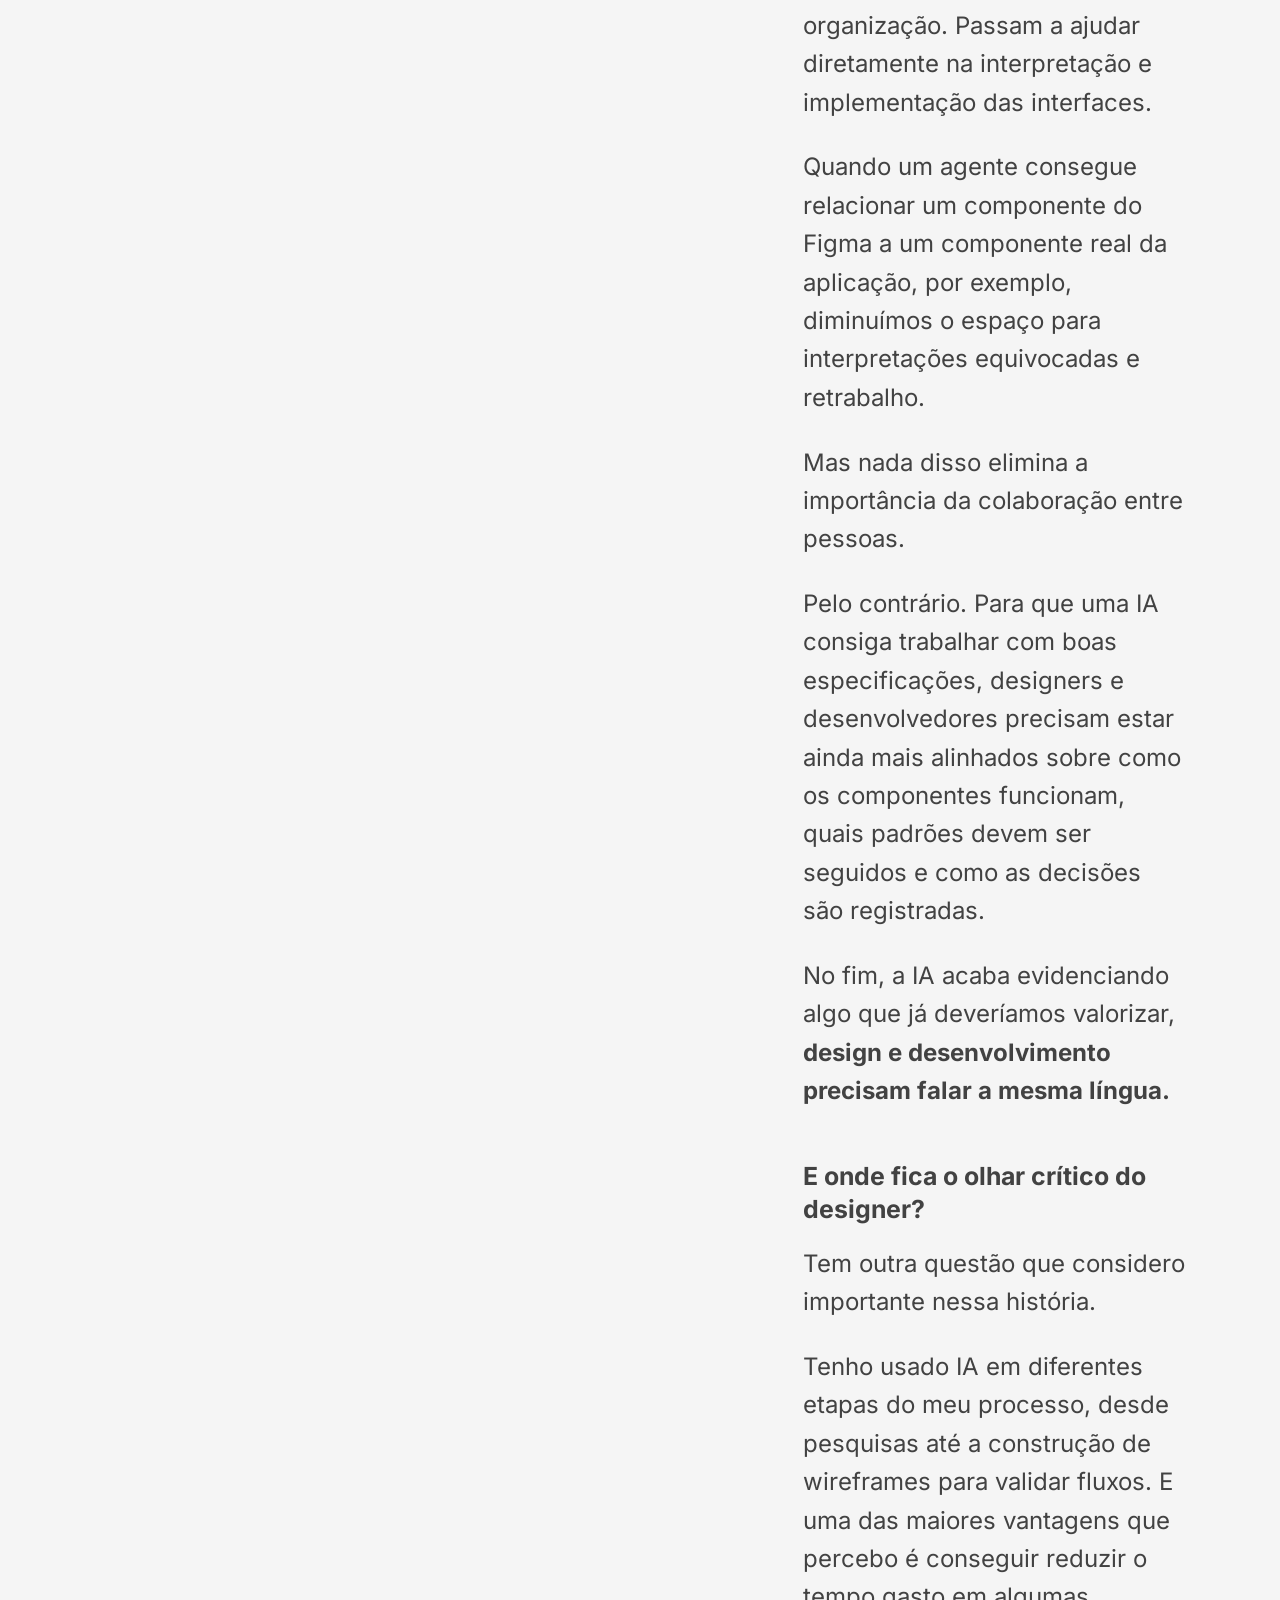
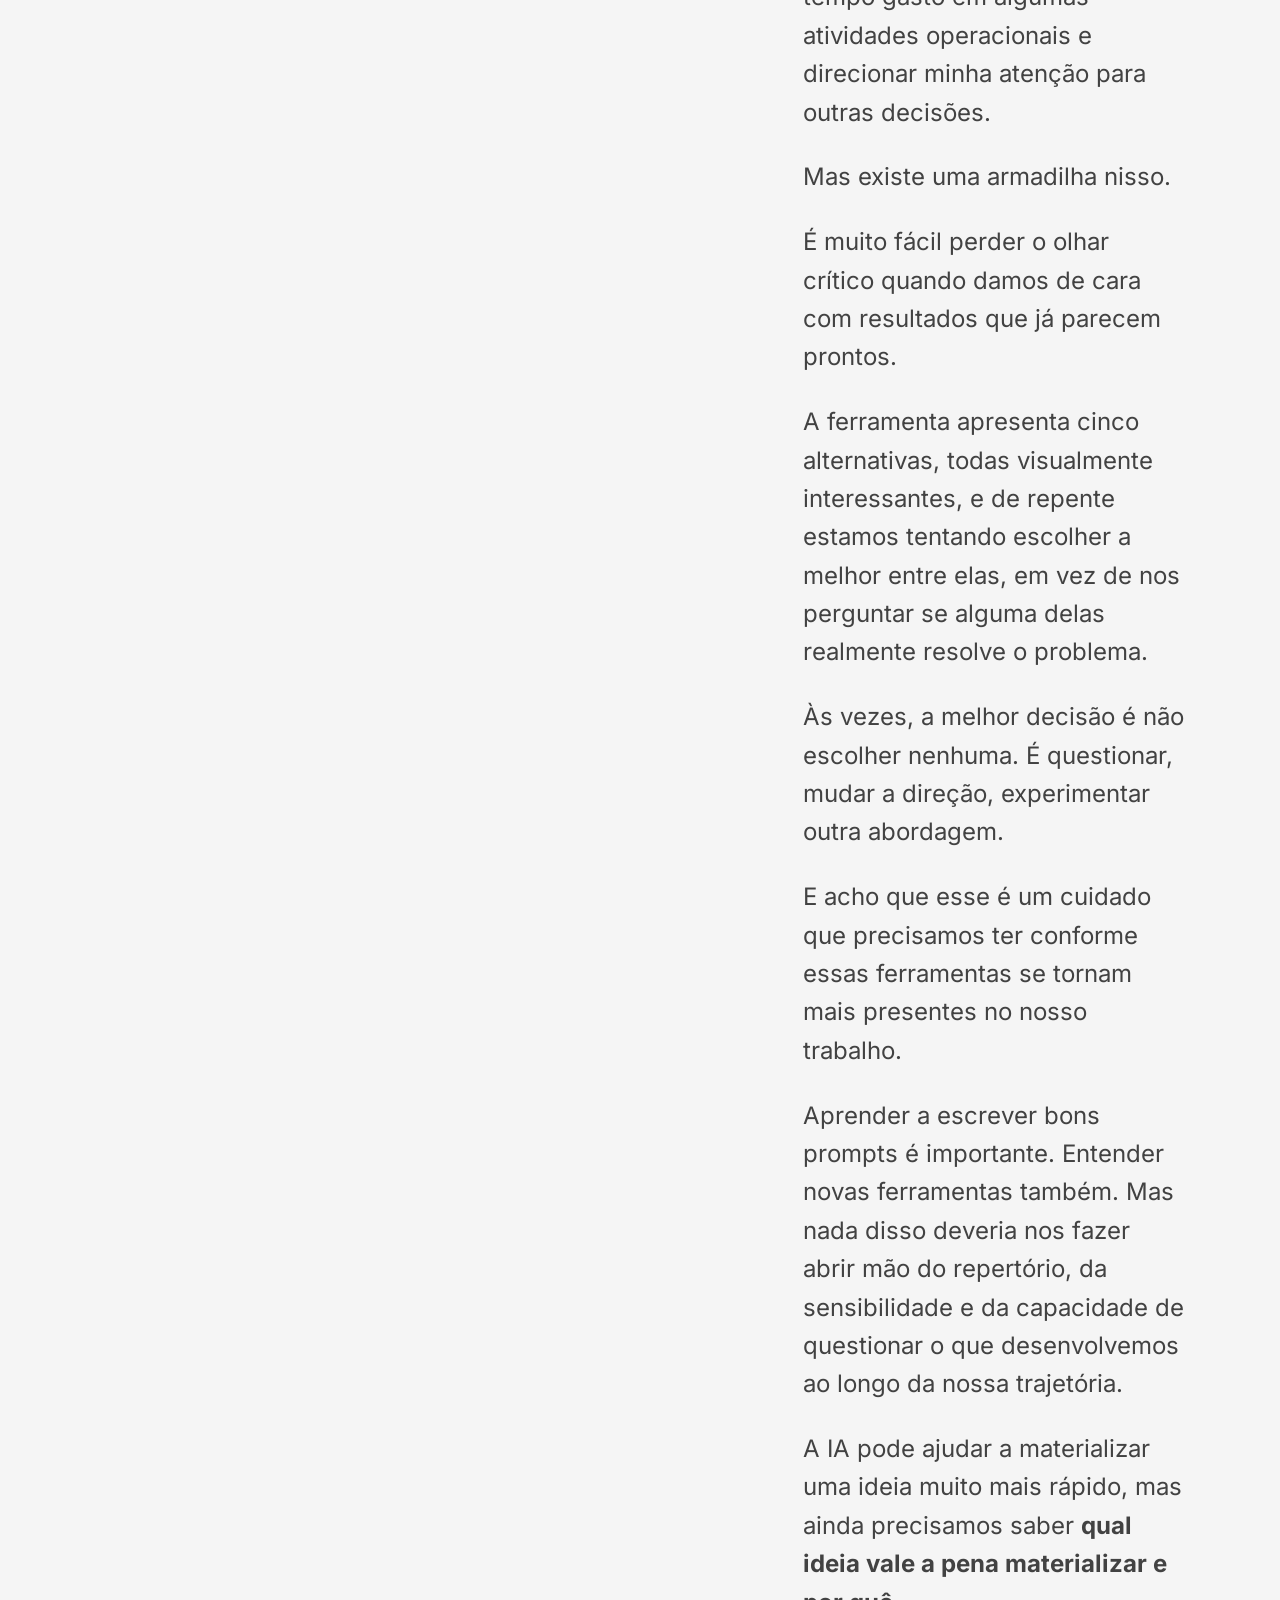
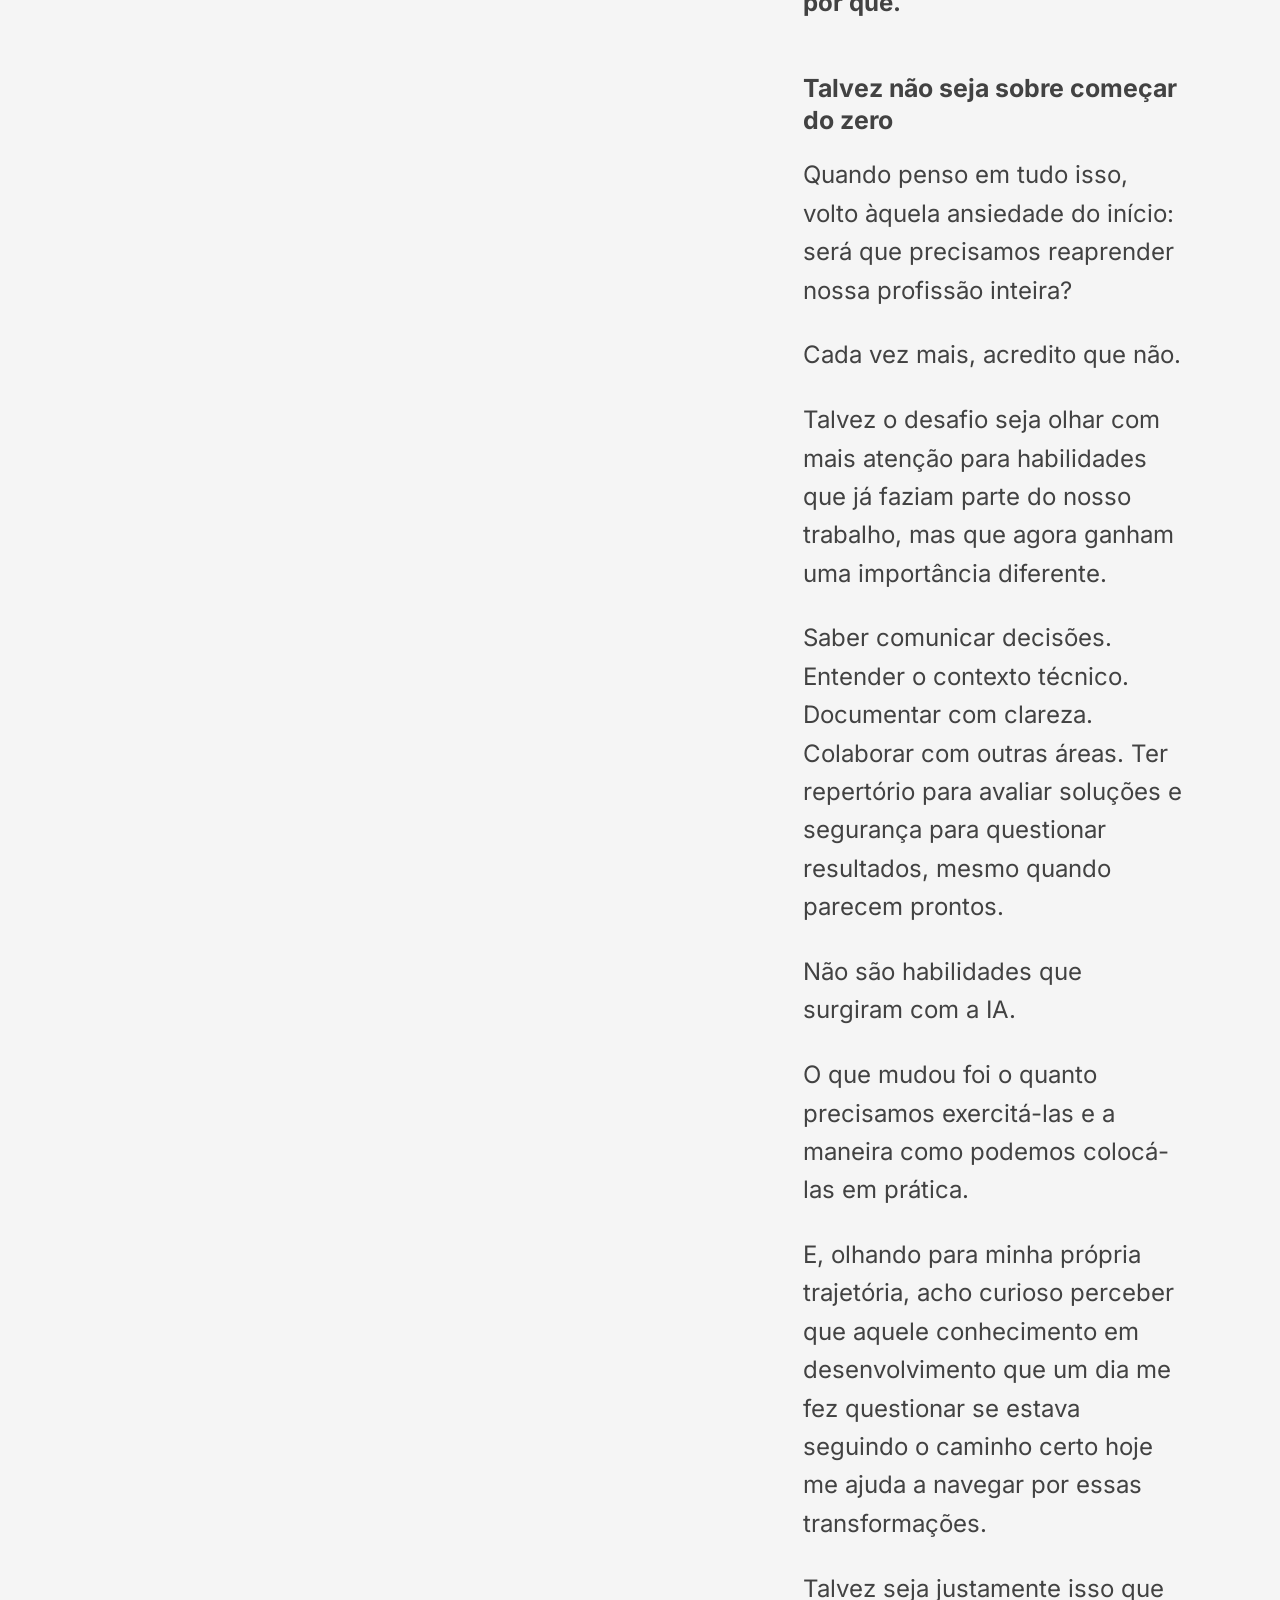
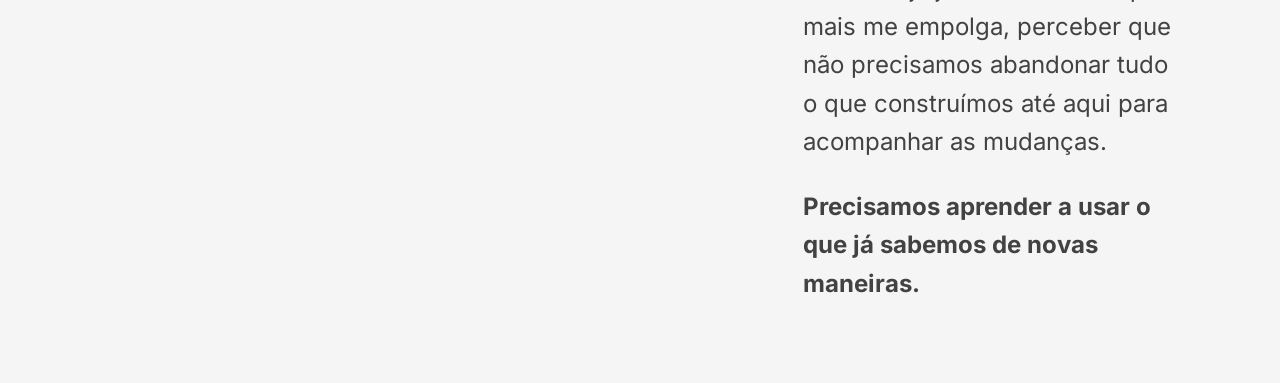
<file: en/a-ia-nao-inventou-os-nossos-problemas/index.html>
<!DOCTYPE html><html lang="en"><head><meta charset="utf-8"><meta name="viewport" content="width=device-width, initial-scale=1"><link rel="icon" type="image/svg+xml" href="/favicon.svg"><title>A IA não inventou os nossos problemas — Júlia Lopes</title><meta name="description" content="Novembro, 2026"><meta property="og:title" content="A IA não inventou os nossos problemas — Júlia Lopes"><meta property="og:description" content="Novembro, 2026"><meta property="og:type" content="website"><link rel="canonical" href="https://blog.julialopes.site/en/a-ia-nao-inventou-os-nossos-problemas/"><link rel="alternate" hreflang="pt-BR" href="https://blog.julialopes.site/a-ia-nao-inventou-os-nossos-problemas/"><link rel="alternate" hreflang="en" href="https://blog.julialopes.site/en/a-ia-nao-inventou-os-nossos-problemas/"><link rel="alternate" hreflang="x-default" href="https://blog.julialopes.site/a-ia-nao-inventou-os-nossos-problemas/"><script>
      // Liga as animações antes da primeira pintura (evita "piscar" o conteúdo).
      // Com "reduzir movimento" também liga: o CSS deixa só os fades.
      document.documentElement.dataset.motion = '';
    </script><meta name="astro-view-transitions-enabled" content="true"><meta name="astro-view-transitions-fallback" content="animate"><script type="module" src="/_astro/ClientRouter.astro_astro_type_script_index_0_lang.DsEvlweG.js"></script><link rel="stylesheet" href="/_astro/portfolio.BgeKsDeW.css"><link rel="stylesheet" href="/_astro/Base.nbNS0-gS.css"><style>.minimizar[data-astro-cid-ylwqc35x]{z-index:10;right:calc(var(--case-margem) + var(--card-largura) + 20px);color:#1a1a1a;width:54px;height:54px;transition:background-color var(--dur-hover) ease, scale var(--dur-hover) var(--ease-saida);background:#fff;border-radius:15px;justify-content:center;align-items:center;padding:20px;display:flex;position:absolute;top:50svh;translate:0 -50%}.minimizar-post[data-astro-cid-ylwqc35x]{top:0;right:calc(100% + 20px);translate:none}.minimizar[data-astro-cid-ylwqc35x] svg[data-astro-cid-ylwqc35x]{flex-shrink:0;width:14px;height:14px}.minimizar[data-astro-cid-ylwqc35x]:hover{background:#e8e8e8}.minimizar[data-astro-cid-ylwqc35x]:active{scale:.96}.minimizar[data-astro-cid-ylwqc35x]:focus-visible{outline:2px solid var(--case-links,#424242);outline-offset:4px}@media (width<=767px){.minimizar[data-astro-cid-ylwqc35x]{position:fixed;inset:auto 24px 24px auto;translate:none;box-shadow:0 2px 16px #0000001f}}@media (prefers-reduced-motion:reduce){.minimizar[data-astro-cid-ylwqc35x]{transition:none}.minimizar[data-astro-cid-ylwqc35x]:active{scale:none}}
body:has(.blog-article){background:#f5f5f5}.leitura[data-astro-cid-7nievx76]{color:#424242;justify-self:center;width:100%;min-width:0;padding-block:40px 80px}.fechar-post[data-astro-cid-7nievx76]{z-index:10;height:0;position:sticky;top:calc(50svh - 27px)}.capa[data-astro-cid-7nievx76]{aspect-ratio:501/245;border-radius:calc(20 * var(--home-unidade));view-transition-class:blog capa-post;background:#efefef;width:100%;overflow:hidden}.capa-img[data-astro-cid-7nievx76]{object-fit:cover;object-position:center top;width:100%;height:100%;display:block}.prosa[data-astro-cid-7nievx76]{margin-top:calc(40 * var(--home-unidade));color:#424242;overflow-wrap:anywhere;font-size:24px;line-height:1.6}.prosa[data-astro-cid-7nievx76] p{margin:0 0 1.1em}.prosa[data-astro-cid-7nievx76] p:has(em){color:#8f8f8a;font-style:italic}.prosa[data-astro-cid-7nievx76] h2{font-size:calc(28 * var(--home-unidade));margin:2em 0 .8em;font-weight:600;line-height:1.3}.prosa[data-astro-cid-7nievx76] h3{font-size:calc(23 * var(--home-unidade));margin:1.8em 0 .8em;line-height:1.35}.prosa[data-astro-cid-7nievx76] ul,.prosa[data-astro-cid-7nievx76] ol{margin:0 0 1.1em;padding-left:1.4em}.prosa[data-astro-cid-7nievx76] li+li{margin-top:.4em}.prosa[data-astro-cid-7nievx76]>:last-child{margin-bottom:0}.prosa[data-astro-cid-7nievx76] img{border-radius:12px;height:auto;margin:24px auto}.prosa[data-astro-cid-7nievx76] a{text-underline-offset:3px}@media (width<=767px){.leitura[data-astro-cid-7nievx76]{width:calc(100% - 48px);padding:0 0 102px}.fechar-post[data-astro-cid-7nievx76]{position:static}.prosa[data-astro-cid-7nievx76]{margin-top:28px;font-size:18px}.prosa[data-astro-cid-7nievx76] h2{font-size:24px}.prosa[data-astro-cid-7nievx76] h3{font-size:20px}}
</style><style>[data-astro-transition-scope="astro-2ei7gu4t-1"] { view-transition-name: post-a-ia-nao-inventou-os-nossos-problemas; }@layer astro { ::view-transition-old(post-a-ia-nao-inventou-os-nossos-problemas) { 
	animation-duration: 180ms;
	animation-timing-function: cubic-bezier(0.76, 0, 0.24, 1);
	animation-fill-mode: both;
	animation-name: astroFadeOut; }::view-transition-new(post-a-ia-nao-inventou-os-nossos-problemas) { 
	animation-duration: 180ms;
	animation-timing-function: cubic-bezier(0.76, 0, 0.24, 1);
	animation-fill-mode: both;
	animation-name: astroFadeIn; }[data-astro-transition=back]::view-transition-old(post-a-ia-nao-inventou-os-nossos-problemas) { 
	animation-duration: 180ms;
	animation-timing-function: cubic-bezier(0.76, 0, 0.24, 1);
	animation-fill-mode: both;
	animation-name: astroFadeOut; }[data-astro-transition=back]::view-transition-new(post-a-ia-nao-inventou-os-nossos-problemas) { 
	animation-duration: 180ms;
	animation-timing-function: cubic-bezier(0.76, 0, 0.24, 1);
	animation-fill-mode: both;
	animation-name: astroFadeIn; } }[data-astro-transition-fallback="old"] [data-astro-transition-scope="astro-2ei7gu4t-1"],
			[data-astro-transition-fallback="old"][data-astro-transition-scope="astro-2ei7gu4t-1"] { 
	animation-duration: 180ms;
	animation-timing-function: cubic-bezier(0.76, 0, 0.24, 1);
	animation-fill-mode: both;
	animation-name: astroFadeOut; }[data-astro-transition-fallback="new"] [data-astro-transition-scope="astro-2ei7gu4t-1"],
			[data-astro-transition-fallback="new"][data-astro-transition-scope="astro-2ei7gu4t-1"] { 
	animation-duration: 180ms;
	animation-timing-function: cubic-bezier(0.76, 0, 0.24, 1);
	animation-fill-mode: both;
	animation-name: astroFadeIn; }[data-astro-transition=back][data-astro-transition-fallback="old"] [data-astro-transition-scope="astro-2ei7gu4t-1"],
			[data-astro-transition=back][data-astro-transition-fallback="old"][data-astro-transition-scope="astro-2ei7gu4t-1"] { 
	animation-duration: 180ms;
	animation-timing-function: cubic-bezier(0.76, 0, 0.24, 1);
	animation-fill-mode: both;
	animation-name: astroFadeOut; }[data-astro-transition=back][data-astro-transition-fallback="new"] [data-astro-transition-scope="astro-2ei7gu4t-1"],
			[data-astro-transition=back][data-astro-transition-fallback="new"][data-astro-transition-scope="astro-2ei7gu4t-1"] { 
	animation-duration: 180ms;
	animation-timing-function: cubic-bezier(0.76, 0, 0.24, 1);
	animation-fill-mode: both;
	animation-name: astroFadeIn; }</style><style>[data-astro-transition-scope="astro-ebr5bgye-2"] { view-transition-name: perfil-topo; }@layer astro { ::view-transition-old(perfil-topo) { 
	animation-duration: 180ms;
	animation-timing-function: cubic-bezier(0.76, 0, 0.24, 1);
	animation-fill-mode: both;
	animation-name: astroFadeOut; }::view-transition-new(perfil-topo) { 
	animation-duration: 180ms;
	animation-timing-function: cubic-bezier(0.76, 0, 0.24, 1);
	animation-fill-mode: both;
	animation-name: astroFadeIn; }[data-astro-transition=back]::view-transition-old(perfil-topo) { 
	animation-duration: 180ms;
	animation-timing-function: cubic-bezier(0.76, 0, 0.24, 1);
	animation-fill-mode: both;
	animation-name: astroFadeOut; }[data-astro-transition=back]::view-transition-new(perfil-topo) { 
	animation-duration: 180ms;
	animation-timing-function: cubic-bezier(0.76, 0, 0.24, 1);
	animation-fill-mode: both;
	animation-name: astroFadeIn; } }[data-astro-transition-fallback="old"] [data-astro-transition-scope="astro-ebr5bgye-2"],
			[data-astro-transition-fallback="old"][data-astro-transition-scope="astro-ebr5bgye-2"] { 
	animation-duration: 180ms;
	animation-timing-function: cubic-bezier(0.76, 0, 0.24, 1);
	animation-fill-mode: both;
	animation-name: astroFadeOut; }[data-astro-transition-fallback="new"] [data-astro-transition-scope="astro-ebr5bgye-2"],
			[data-astro-transition-fallback="new"][data-astro-transition-scope="astro-ebr5bgye-2"] { 
	animation-duration: 180ms;
	animation-timing-function: cubic-bezier(0.76, 0, 0.24, 1);
	animation-fill-mode: both;
	animation-name: astroFadeIn; }[data-astro-transition=back][data-astro-transition-fallback="old"] [data-astro-transition-scope="astro-ebr5bgye-2"],
			[data-astro-transition=back][data-astro-transition-fallback="old"][data-astro-transition-scope="astro-ebr5bgye-2"] { 
	animation-duration: 180ms;
	animation-timing-function: cubic-bezier(0.76, 0, 0.24, 1);
	animation-fill-mode: both;
	animation-name: astroFadeOut; }[data-astro-transition=back][data-astro-transition-fallback="new"] [data-astro-transition-scope="astro-ebr5bgye-2"],
			[data-astro-transition=back][data-astro-transition-fallback="new"][data-astro-transition-scope="astro-ebr5bgye-2"] { 
	animation-duration: 180ms;
	animation-timing-function: cubic-bezier(0.76, 0, 0.24, 1);
	animation-fill-mode: both;
	animation-name: astroFadeIn; }</style><style>[data-astro-transition-scope="astro-uwfzphvb-3"] { view-transition-name: perfil-textos; }@layer astro { ::view-transition-old(perfil-textos) { 
	animation-duration: 180ms;
	animation-timing-function: cubic-bezier(0.76, 0, 0.24, 1);
	animation-fill-mode: both;
	animation-name: astroFadeOut; }::view-transition-new(perfil-textos) { 
	animation-duration: 180ms;
	animation-timing-function: cubic-bezier(0.76, 0, 0.24, 1);
	animation-fill-mode: both;
	animation-name: astroFadeIn; }[data-astro-transition=back]::view-transition-old(perfil-textos) { 
	animation-duration: 180ms;
	animation-timing-function: cubic-bezier(0.76, 0, 0.24, 1);
	animation-fill-mode: both;
	animation-name: astroFadeOut; }[data-astro-transition=back]::view-transition-new(perfil-textos) { 
	animation-duration: 180ms;
	animation-timing-function: cubic-bezier(0.76, 0, 0.24, 1);
	animation-fill-mode: both;
	animation-name: astroFadeIn; } }[data-astro-transition-fallback="old"] [data-astro-transition-scope="astro-uwfzphvb-3"],
			[data-astro-transition-fallback="old"][data-astro-transition-scope="astro-uwfzphvb-3"] { 
	animation-duration: 180ms;
	animation-timing-function: cubic-bezier(0.76, 0, 0.24, 1);
	animation-fill-mode: both;
	animation-name: astroFadeOut; }[data-astro-transition-fallback="new"] [data-astro-transition-scope="astro-uwfzphvb-3"],
			[data-astro-transition-fallback="new"][data-astro-transition-scope="astro-uwfzphvb-3"] { 
	animation-duration: 180ms;
	animation-timing-function: cubic-bezier(0.76, 0, 0.24, 1);
	animation-fill-mode: both;
	animation-name: astroFadeIn; }[data-astro-transition=back][data-astro-transition-fallback="old"] [data-astro-transition-scope="astro-uwfzphvb-3"],
			[data-astro-transition=back][data-astro-transition-fallback="old"][data-astro-transition-scope="astro-uwfzphvb-3"] { 
	animation-duration: 180ms;
	animation-timing-function: cubic-bezier(0.76, 0, 0.24, 1);
	animation-fill-mode: both;
	animation-name: astroFadeOut; }[data-astro-transition=back][data-astro-transition-fallback="new"] [data-astro-transition-scope="astro-uwfzphvb-3"],
			[data-astro-transition=back][data-astro-transition-fallback="new"][data-astro-transition-scope="astro-uwfzphvb-3"] { 
	animation-duration: 180ms;
	animation-timing-function: cubic-bezier(0.76, 0, 0.24, 1);
	animation-fill-mode: both;
	animation-name: astroFadeIn; }</style><style>[data-astro-transition-scope="astro-uesctiyb-4"] { view-transition-name: perfil-links; }@layer astro { ::view-transition-old(perfil-links) { 
	animation-duration: 180ms;
	animation-timing-function: cubic-bezier(0.76, 0, 0.24, 1);
	animation-fill-mode: both;
	animation-name: astroFadeOut; }::view-transition-new(perfil-links) { 
	animation-duration: 180ms;
	animation-timing-function: cubic-bezier(0.76, 0, 0.24, 1);
	animation-fill-mode: both;
	animation-name: astroFadeIn; }[data-astro-transition=back]::view-transition-old(perfil-links) { 
	animation-duration: 180ms;
	animation-timing-function: cubic-bezier(0.76, 0, 0.24, 1);
	animation-fill-mode: both;
	animation-name: astroFadeOut; }[data-astro-transition=back]::view-transition-new(perfil-links) { 
	animation-duration: 180ms;
	animation-timing-function: cubic-bezier(0.76, 0, 0.24, 1);
	animation-fill-mode: both;
	animation-name: astroFadeIn; } }[data-astro-transition-fallback="old"] [data-astro-transition-scope="astro-uesctiyb-4"],
			[data-astro-transition-fallback="old"][data-astro-transition-scope="astro-uesctiyb-4"] { 
	animation-duration: 180ms;
	animation-timing-function: cubic-bezier(0.76, 0, 0.24, 1);
	animation-fill-mode: both;
	animation-name: astroFadeOut; }[data-astro-transition-fallback="new"] [data-astro-transition-scope="astro-uesctiyb-4"],
			[data-astro-transition-fallback="new"][data-astro-transition-scope="astro-uesctiyb-4"] { 
	animation-duration: 180ms;
	animation-timing-function: cubic-bezier(0.76, 0, 0.24, 1);
	animation-fill-mode: both;
	animation-name: astroFadeIn; }[data-astro-transition=back][data-astro-transition-fallback="old"] [data-astro-transition-scope="astro-uesctiyb-4"],
			[data-astro-transition=back][data-astro-transition-fallback="old"][data-astro-transition-scope="astro-uesctiyb-4"] { 
	animation-duration: 180ms;
	animation-timing-function: cubic-bezier(0.76, 0, 0.24, 1);
	animation-fill-mode: both;
	animation-name: astroFadeOut; }[data-astro-transition=back][data-astro-transition-fallback="new"] [data-astro-transition-scope="astro-uesctiyb-4"],
			[data-astro-transition=back][data-astro-transition-fallback="new"][data-astro-transition-scope="astro-uesctiyb-4"] { 
	animation-duration: 180ms;
	animation-timing-function: cubic-bezier(0.76, 0, 0.24, 1);
	animation-fill-mode: both;
	animation-name: astroFadeIn; }</style></head><body><main class="portfolio-layout blog-layout blog-article" data-astro-cid-7nievx76><aside class="sidebar sidebar-blog" data-astro-cid-wv7whodv><div class="perfil" data-astro-cid-wv7whodv><div data-astro-transition-scope="astro-ebr5bgye-2" class="topo" data-astro-cid-wv7whodv><a class="avatar-link" href="https://julialopes.site/en/" aria-label="Back to home" title="Back to home" data-astro-cid-wv7whodv><img src="/_astro/julia.D38xIB4u_ZhCvlV.webp" alt loading="eager" data-astro-cid-wv7whodv="true" decoding="async" width="64" height="64" class="avatar"></a><nav class="idiomas inline" aria-label="Language" data-astro-cid-zh35qibh><a href="/a-ia-nao-inventou-os-nossos-problemas/" hreflang="pt-BR" lang="pt-BR" data-astro-cid-zh35qibh>pt</a><span class="atual" aria-current="true" data-astro-cid-zh35qibh>en</span></nav></div><div data-astro-transition-scope="astro-uwfzphvb-3" class="apresentacao" data-astro-cid-wv7whodv><div class="textos" data-astro-cid-wv7whodv><h1 class="nome" data-astro-cid-wv7whodv>A IA não inventou os nossos problemas</h1><p class="bio" data-astro-cid-wv7whodv>Novembro, 2026 · Português</p></div></div></div><nav data-astro-transition-scope="astro-uesctiyb-4" class="links" aria-label="Contact" data-astro-cid-wv7whodv><a href="mailto:lopesfariasjulia@gmail.com" class="link-anim" rel="noopener" data-astro-cid-wv7whodv>contact</a><a href="https://julialopes.site/en/about" class="link-anim" data-astro-cid-wv7whodv>about</a><a href="/cv/cv_julialopes_pd.pdf" class="link-anim" download rel="noopener" title="Download resume as PDF" data-astro-cid-wv7whodv>cv</a><a href="https://julialopes.site/en/" class="link-anim" data-astro-cid-wv7whodv>home</a></nav></aside><section class="leitura" aria-label="A IA não inventou os nossos problemas" data-astro-cid-7nievx76><div class="fechar-post" data-astro-cid-7nievx76><a class="minimizar minimizar-post" href="/en/" aria-label="Close post and return to blog" title="Close post and return to blog" data-astro-cid-ylwqc35x><svg width="14" height="14" viewBox="0 0 14 14" fill="none" stroke="currentColor" stroke-width="1.2" stroke-linecap="round" stroke-linejoin="round" aria-hidden="true" focusable="false" data-astro-cid-ylwqc35x><path d="m1.5 1.5 3.9 3.9M2.6 5.4h2.8V2.6m7.1-1.1-3.9 3.9m0-2.8v2.8h2.8m1.1 7.1L8.6 8.6m2.8 0H8.6v2.8m-7.1 1.1 3.9-3.9m0 2.8V8.6H2.6" data-astro-cid-ylwqc35x></path></svg></a></div><!-- Mesmo transition:name do card da lista: o card encolhe até virar esta capa --><div data-astro-transition-scope="astro-2ei7gu4t-1" class="capa" data-astro-cid-7nievx76><img src="/_astro/o-filho-do-home-rene-magritte.DXO5CXrk_Z1cc4G3.webp" srcset="/_astro/o-filho-do-home-rene-magritte.DXO5CXrk_hswaT.webp 800w, /_astro/o-filho-do-home-rene-magritte.DXO5CXrk_Z1cc4G3.webp 848w" alt sizes="(max-width: 767px) calc(100vw - 48px), 30vw" data-astro-cid-7nievx76="true" loading="lazy" decoding="async" width="848" height="1024" class="capa-img"></div><article class="prosa" data-astro-cid-7nievx76><p>Talvez a gente já esteja um pouco cansado de ouvir sobre como a inteligência artificial vai mudar os processos de design aqui e ali.</p>
<p>E vamos combinar que, por um bom tempo, isso causou (e ainda causa) um certo medo na gente, né?</p>
<p>Então quer dizer que tudo o que aprendi até hoje não vale mais nada? Vou ter que mudar completamente minha forma de trabalhar? Preciso aprender a criar prompts, dominar dez ferramentas novas e descobrir como usar as novas funcionalidades de IA que o Figma lançou até o final da semana, senão vou ser substituída?</p>
<p>Com o tempo, fomos acalmando os ânimos. Saímos do <em>“a IA vai me substituir”</em> para o <em>“isso foi a IA que fez? Eu faço muito melhor!”</em>.</p>
<p>E, no meio desses dois extremos, talvez tenhamos percebido que não precisava daquele pânico todo. Mas também não precisamos ir para o outro lado e assumir uma postura anti-IA.</p>
<p>Na verdade, quanto mais incorporo essas ferramentas ao meu trabalho, mais percebo que os desafios que elas trazem para nós, designers, são muito mais empolgantes do que assustadores.</p>
<p>Afinal, toda profissão exige que a gente se reinvente de tempos em tempos. Repensar processos, aprender novas habilidades, encontrar maneiras de trabalhar com mais agilidade, qualidade e eficiência sempre fez parte da nossa evolução profissional.</p>
<p>A chegada da IA não muda esse fato. O que muda é a maneira como vamos fazer isso.</p>
<p>Mas, para não ficar só no campo das ideias, quero trazer um exemplo prático: <strong>o handoff</strong>.</p>
<h2 id="antes-uma-pequena-história"><strong>Antes, uma pequena história</strong></h2>
<p>Sou técnica em Desenvolvimento de Sistemas e passei boa parte da minha graduação estudando Computação.</p>
<p>Quando comecei a trabalhar como designer, confesso que às vezes me lamentava por não ter escolhido um curso de Design desde o início. Especialmente quando escutava coisas como: <em>“mas você é designer e estuda <strong>computação</strong>?”</em></p>
<p>Mesmo assim, sempre tentei fazer do limão uma limonada.</p>
<p>Busquei aproveitar o que sabia sobre desenvolvimento no meu dia a dia como designer. Entender melhor as limitações técnicas, conversar com desenvolvedores, pensar em como os componentes seriam implementados e não apenas em como apareceriam nas telas.</p>
<p>Com o tempo, descobri que aquilo que eu enxergava como uma fraqueza era, na verdade, uma habilidade muito valiosa.</p>
<p>E hoje acredito que <strong>ter uma base de conhecimento em desenvolvimento está deixando de ser apenas um diferencial para se tornar uma competência cada vez mais necessária para designers de produtos digitais.</strong></p>
<p>Não estou dizendo que todo designer precisa virar desenvolvedor. Mas entender como aquilo que projetamos se transforma em um produto funcional nos permite tomar decisões melhores e, principalmente, diminuir as barreiras entre design e desenvolvimento.</p>
<h2 id="e-isso-fica-ainda-mais-evidente-quando-falamos-de-handoff"><strong>E isso fica ainda mais evidente quando falamos de handoff.</strong></h2>
<p>Durante muito tempo, tratamos o handoff como uma espécie de passagem de bastão.</p>
<p>Como se ainda estivéssemos presos à lógica fordista de produção: o time de design termina sua parte, entrega as telas e agora é a vez do desenvolvimento.</p>
<p>Mas <strong>handoff nunca foi apenas sobre entregar telas no Figma.</strong></p>
<p>É sobre compartilhar contexto, decisões, comportamentos, critérios e tudo aquilo que permite transformar uma solução projetada em uma experiência funcional.</p>
<p>Na prática, é claro que nem sempre conseguimos documentar absolutamente tudo. E muitas vezes isso funciona porque existe uma relação próxima entre designers e desenvolvedores.</p>
<p>Se um componente não está suficientemente explicado, a gente conversa. Se um comportamento gera dúvida, marca uma call. Se algo não faz sentido na implementação, sentamos juntos e encontramos uma solução.</p>
<p>Mas e quando quem recebe essas especificações é um agente de IA?</p>
<p>Não dá para simplesmente chamar o agente para aquela conversa informal em que explicamos o que queríamos dizer com um componente. Podemos até interagir com ele, fornecer mais contexto e corrigir suas interpretações, mas isso também exige que saibamos expressar nossas intenções com clareza.</p>
<p>E aqui está uma das mudanças que mais me interessam.</p>
<p><strong>Quanto mais autonomia damos à IA para construir interfaces, mais importante se torna a qualidade das informações que oferecemos a ela.</strong></p>
<p>Uma tela visualmente bem resolvida não explica, sozinha, como um componente deve se comportar em diferentes estados, quais regras de negócio precisam ser respeitadas, como lidar com erros ou quais decisões de acessibilidade devem orientar a implementação.</p>
<p>Tudo isso precisa estar claro.</p>
<p>E não significa necessariamente produzir documentos enormes ou passar mais tempo escrevendo especificações. Significa construir uma documentação mais intencional, organizada, atualizada e útil para quem (ou para o que) vai utilizá-la.</p>
<p>Isso também muda a maneira como olhamos para nossos arquivos no Figma. A organização dos componentes, a consistência das nomenclaturas, o uso de variantes e a conexão com o design system deixam de ser apenas boas práticas de organização. Passam a ajudar diretamente na interpretação e implementação das interfaces.</p>
<p>Quando um agente consegue relacionar um componente do Figma a um componente real da aplicação, por exemplo, diminuímos o espaço para interpretações equivocadas e retrabalho.</p>
<p>Mas nada disso elimina a importância da colaboração entre pessoas.</p>
<p>Pelo contrário. Para que uma IA consiga trabalhar com boas especificações, designers e desenvolvedores precisam estar ainda mais alinhados sobre como os componentes funcionam, quais padrões devem ser seguidos e como as decisões são registradas.</p>
<p>No fim, a IA acaba evidenciando algo que já deveríamos valorizar, <strong>design e desenvolvimento precisam falar a mesma língua.</strong></p>
<h2 id="e-onde-fica-o-olhar-crítico-do-designer"><strong>E onde fica o olhar crítico do designer?</strong></h2>
<p>Tem outra questão que considero importante nessa história.</p>
<p>Tenho usado IA em diferentes etapas do meu processo, desde pesquisas até a construção de wireframes para validar fluxos. E uma das maiores vantagens que percebo é conseguir reduzir o tempo gasto em algumas atividades operacionais e direcionar minha atenção para outras decisões.</p>
<p>Mas existe uma armadilha nisso.</p>
<p>É muito fácil perder o olhar crítico quando damos de cara com resultados que já parecem prontos.</p>
<p>A ferramenta apresenta cinco alternativas, todas visualmente interessantes, e de repente estamos tentando escolher a melhor entre elas, em vez de nos perguntar se alguma delas realmente resolve o problema.</p>
<p>Às vezes, a melhor decisão é não escolher nenhuma. É questionar, mudar a direção, experimentar outra abordagem.</p>
<p>E acho que esse é um cuidado que precisamos ter conforme essas ferramentas se tornam mais presentes no nosso trabalho.</p>
<p>Aprender a escrever bons prompts é importante. Entender novas ferramentas também. Mas nada disso deveria nos fazer abrir mão do repertório, da sensibilidade e da capacidade de questionar o que desenvolvemos ao longo da nossa trajetória.</p>
<p>A IA pode ajudar a materializar uma ideia muito mais rápido, mas ainda precisamos saber <strong>qual ideia vale a pena materializar e por quê.</strong></p>
<h2 id="talvez-não-seja-sobre-começar-do-zero"><strong>Talvez não seja sobre começar do zero</strong></h2>
<p>Quando penso em tudo isso, volto àquela ansiedade do início: será que precisamos reaprender nossa profissão inteira?</p>
<p>Cada vez mais, acredito que não.</p>
<p>Talvez o desafio seja olhar com mais atenção para habilidades que já faziam parte do nosso trabalho, mas que agora ganham uma importância diferente.</p>
<p>Saber comunicar decisões. Entender o contexto técnico. Documentar com clareza. Colaborar com outras áreas. Ter repertório para avaliar soluções e segurança para questionar resultados, mesmo quando parecem prontos.</p>
<p>Não são habilidades que surgiram com a IA.</p>
<p>O que mudou foi o quanto precisamos exercitá-las e a maneira como podemos colocá-las em prática.</p>
<p>E, olhando para minha própria trajetória, acho curioso perceber que aquele conhecimento em desenvolvimento que um dia me fez questionar se estava seguindo o caminho certo hoje me ajuda a navegar por essas transformações.</p>
<p>Talvez seja justamente isso que mais me empolga, perceber que não precisamos abandonar tudo o que construímos até aqui para acompanhar as mudanças.</p>
<p><strong>Precisamos aprender a usar o que já sabemos de novas maneiras.</strong></p>
</article></section></main><script type="module" src="/_astro/Base.astro_astro_type_script_index_0_lang.ClRkFoYj.js"></script></body></html>
</file>
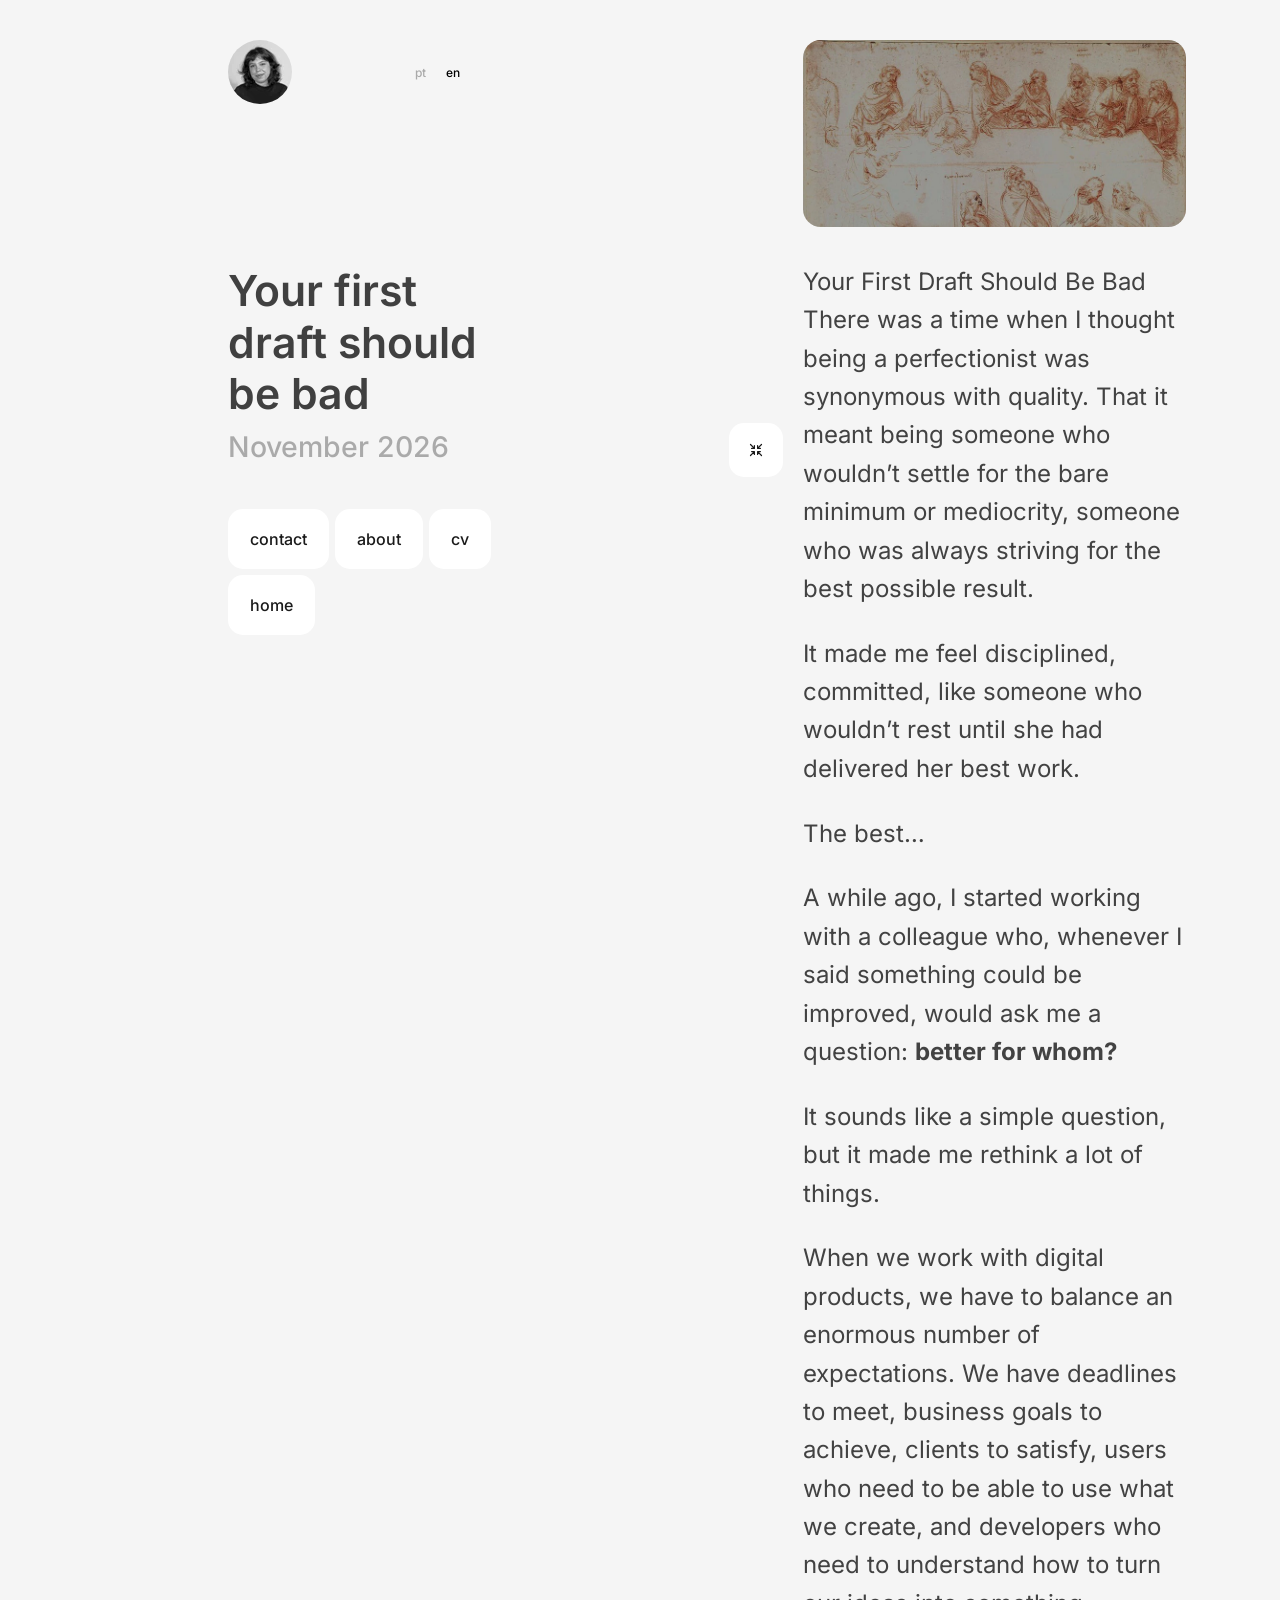
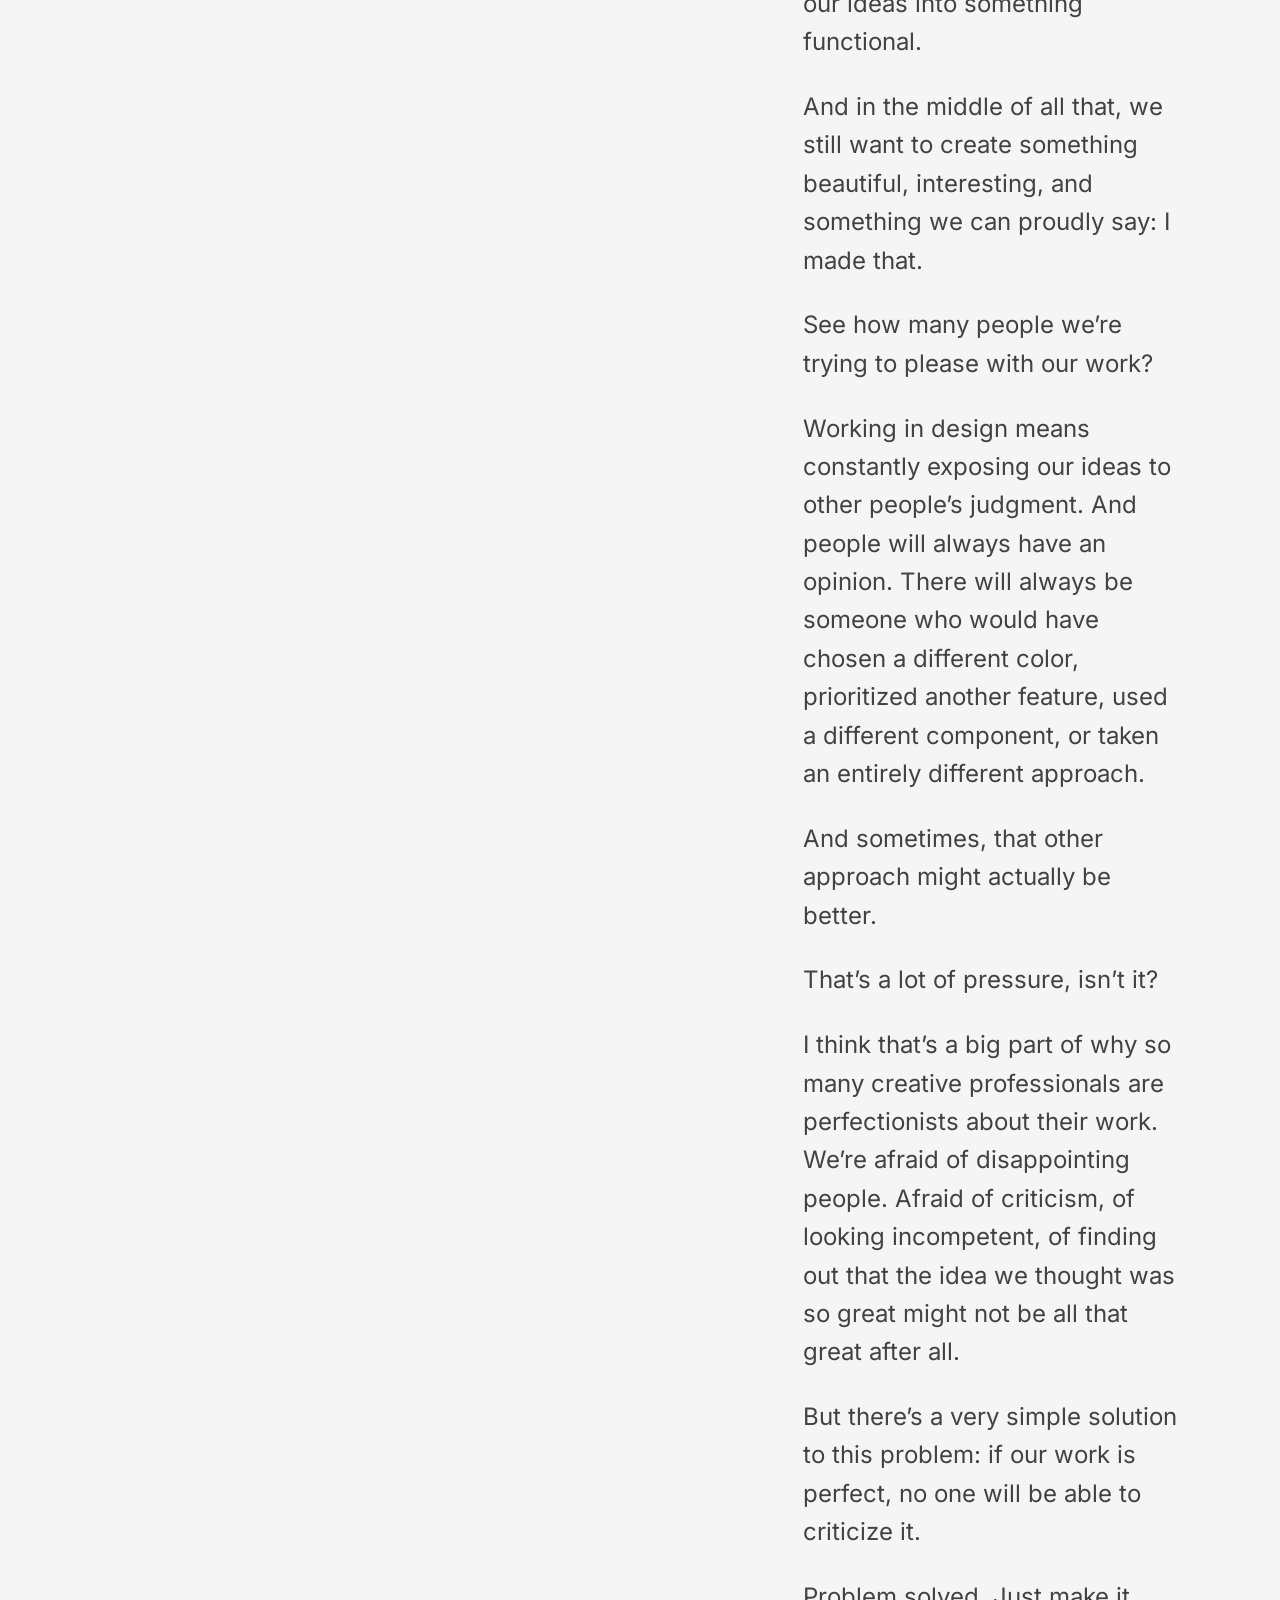
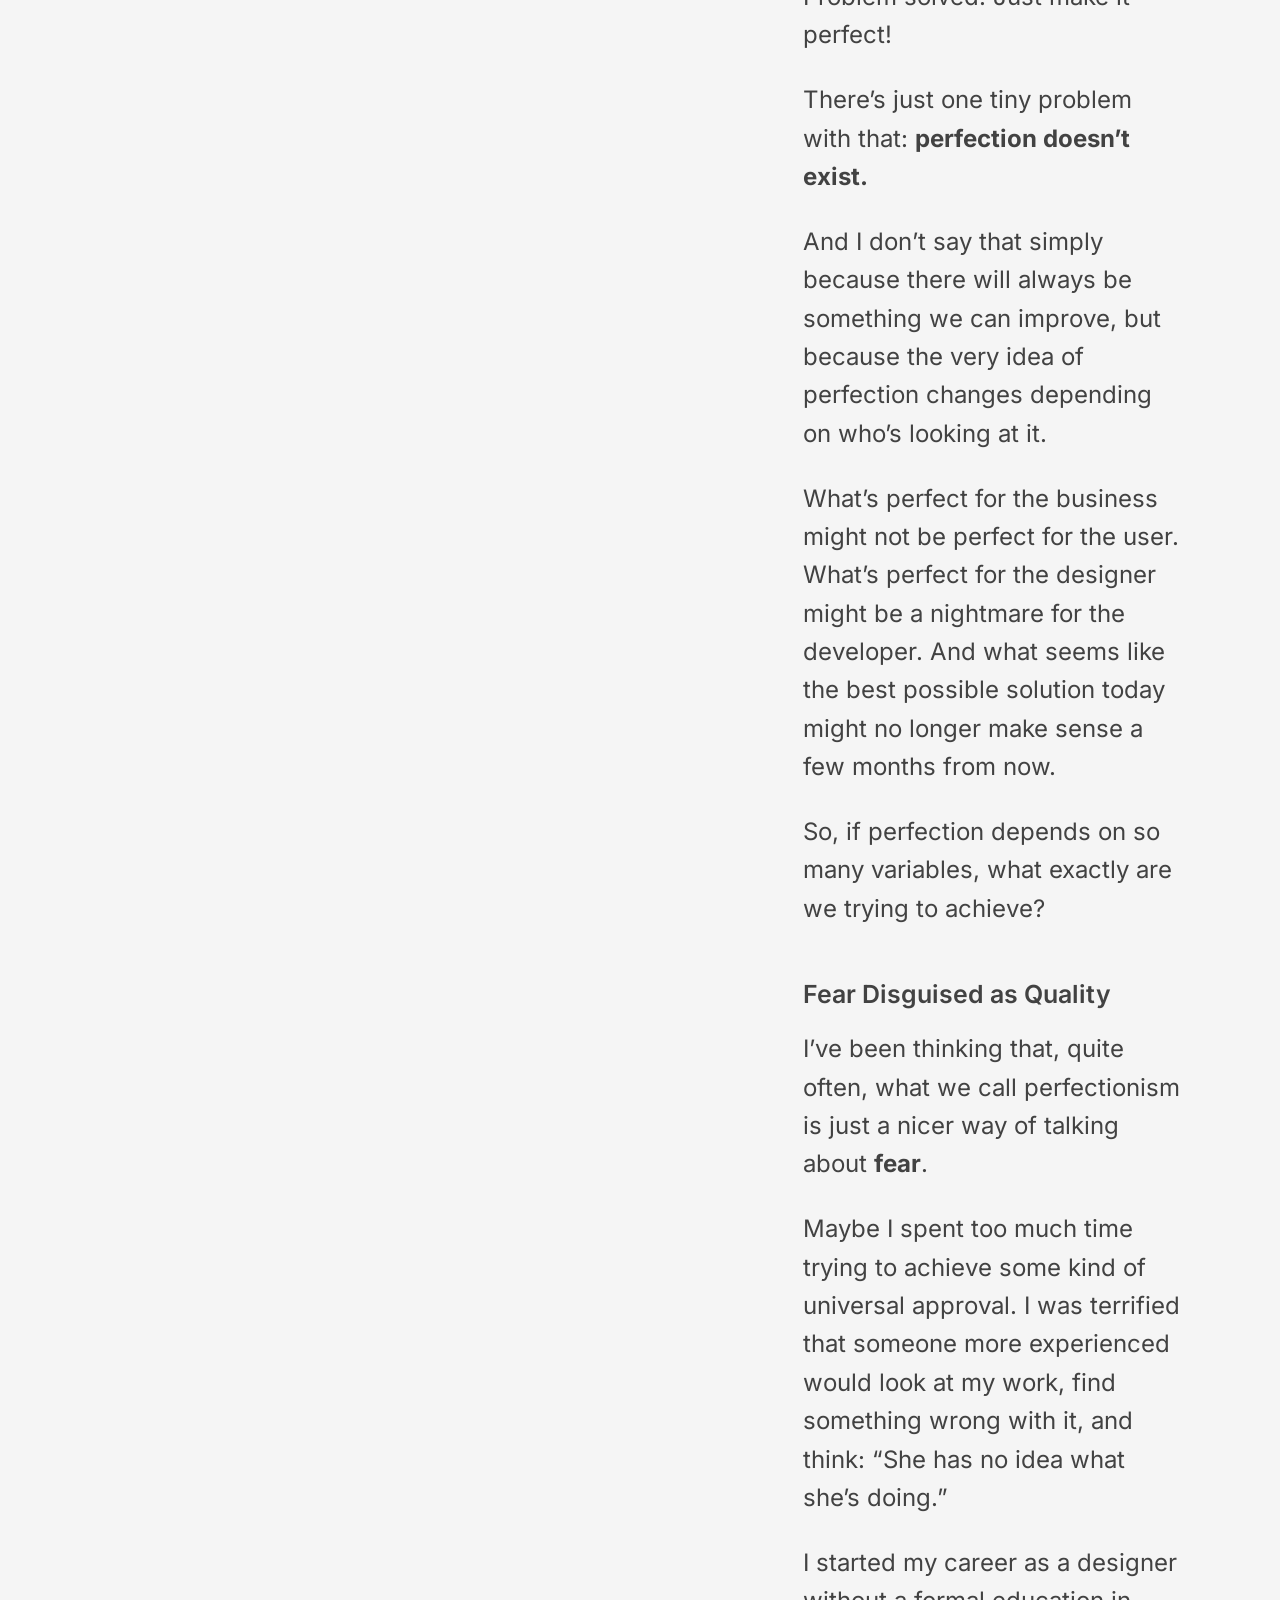
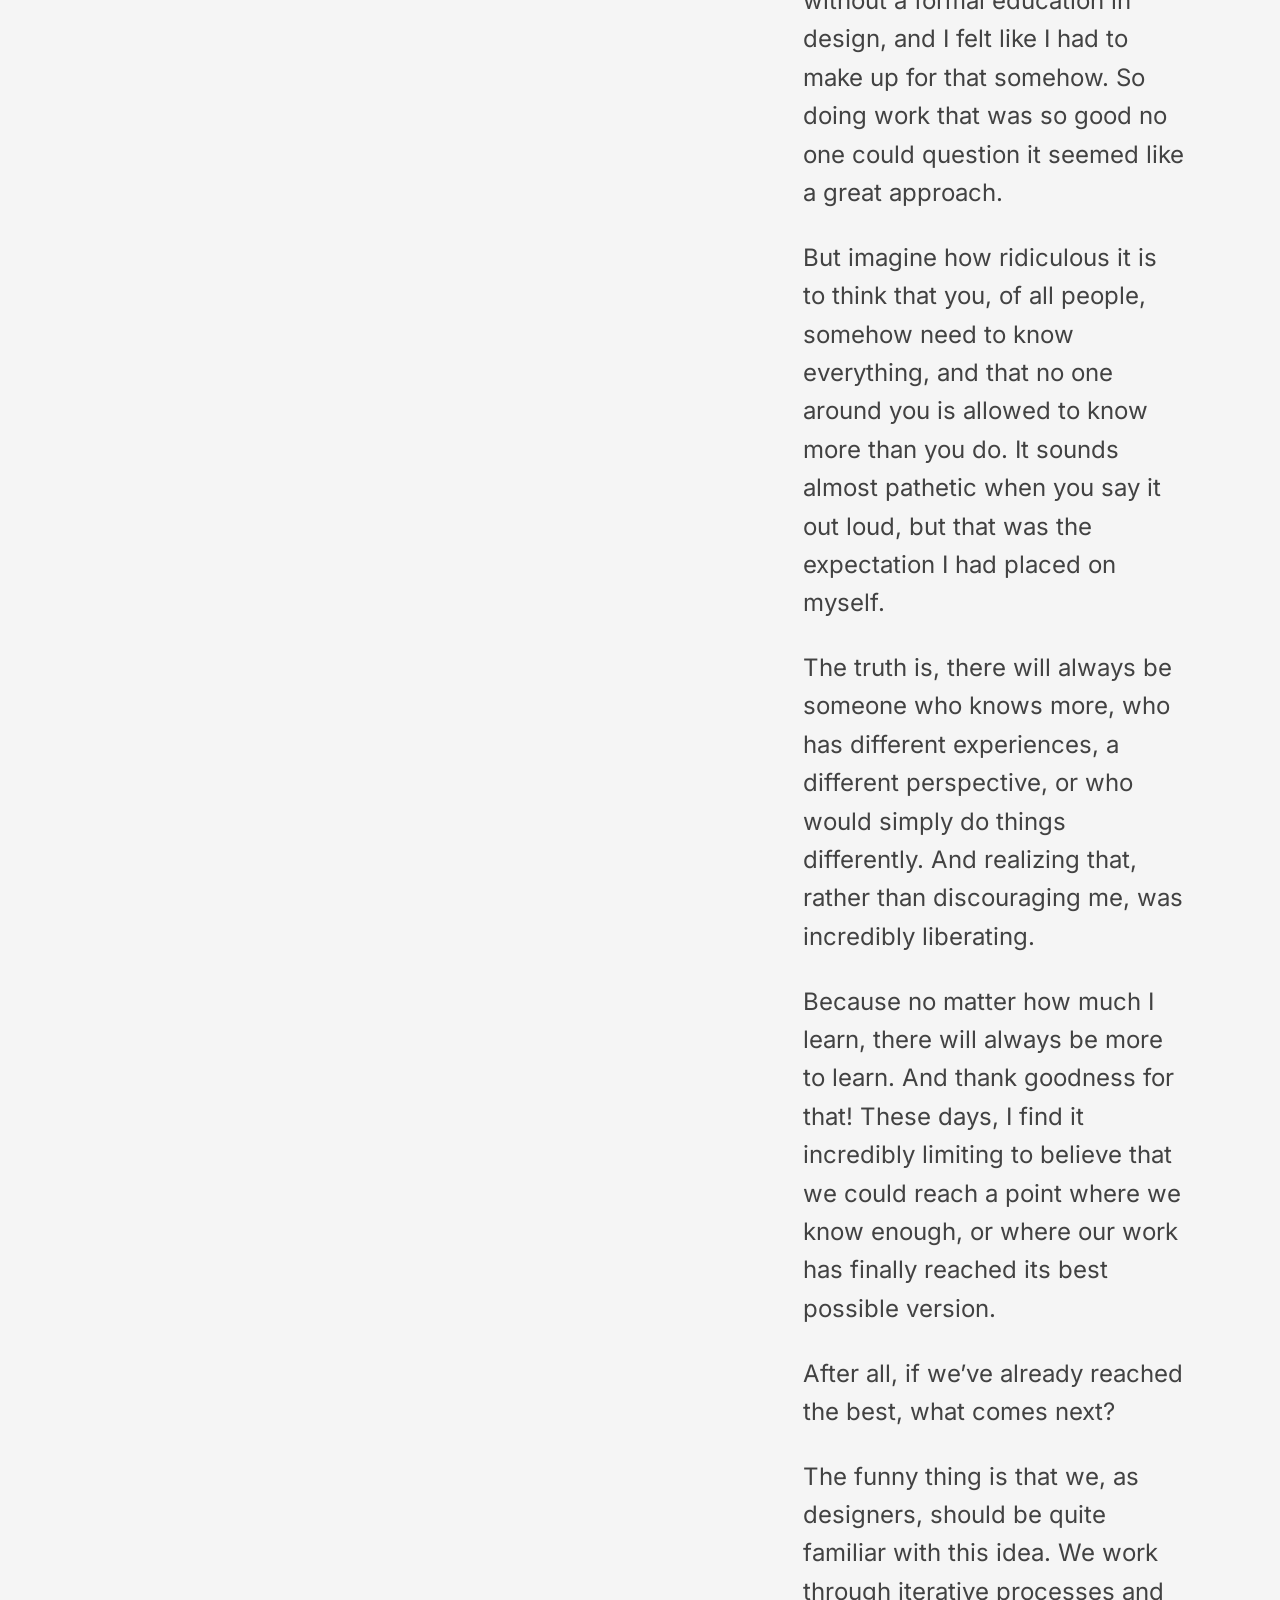
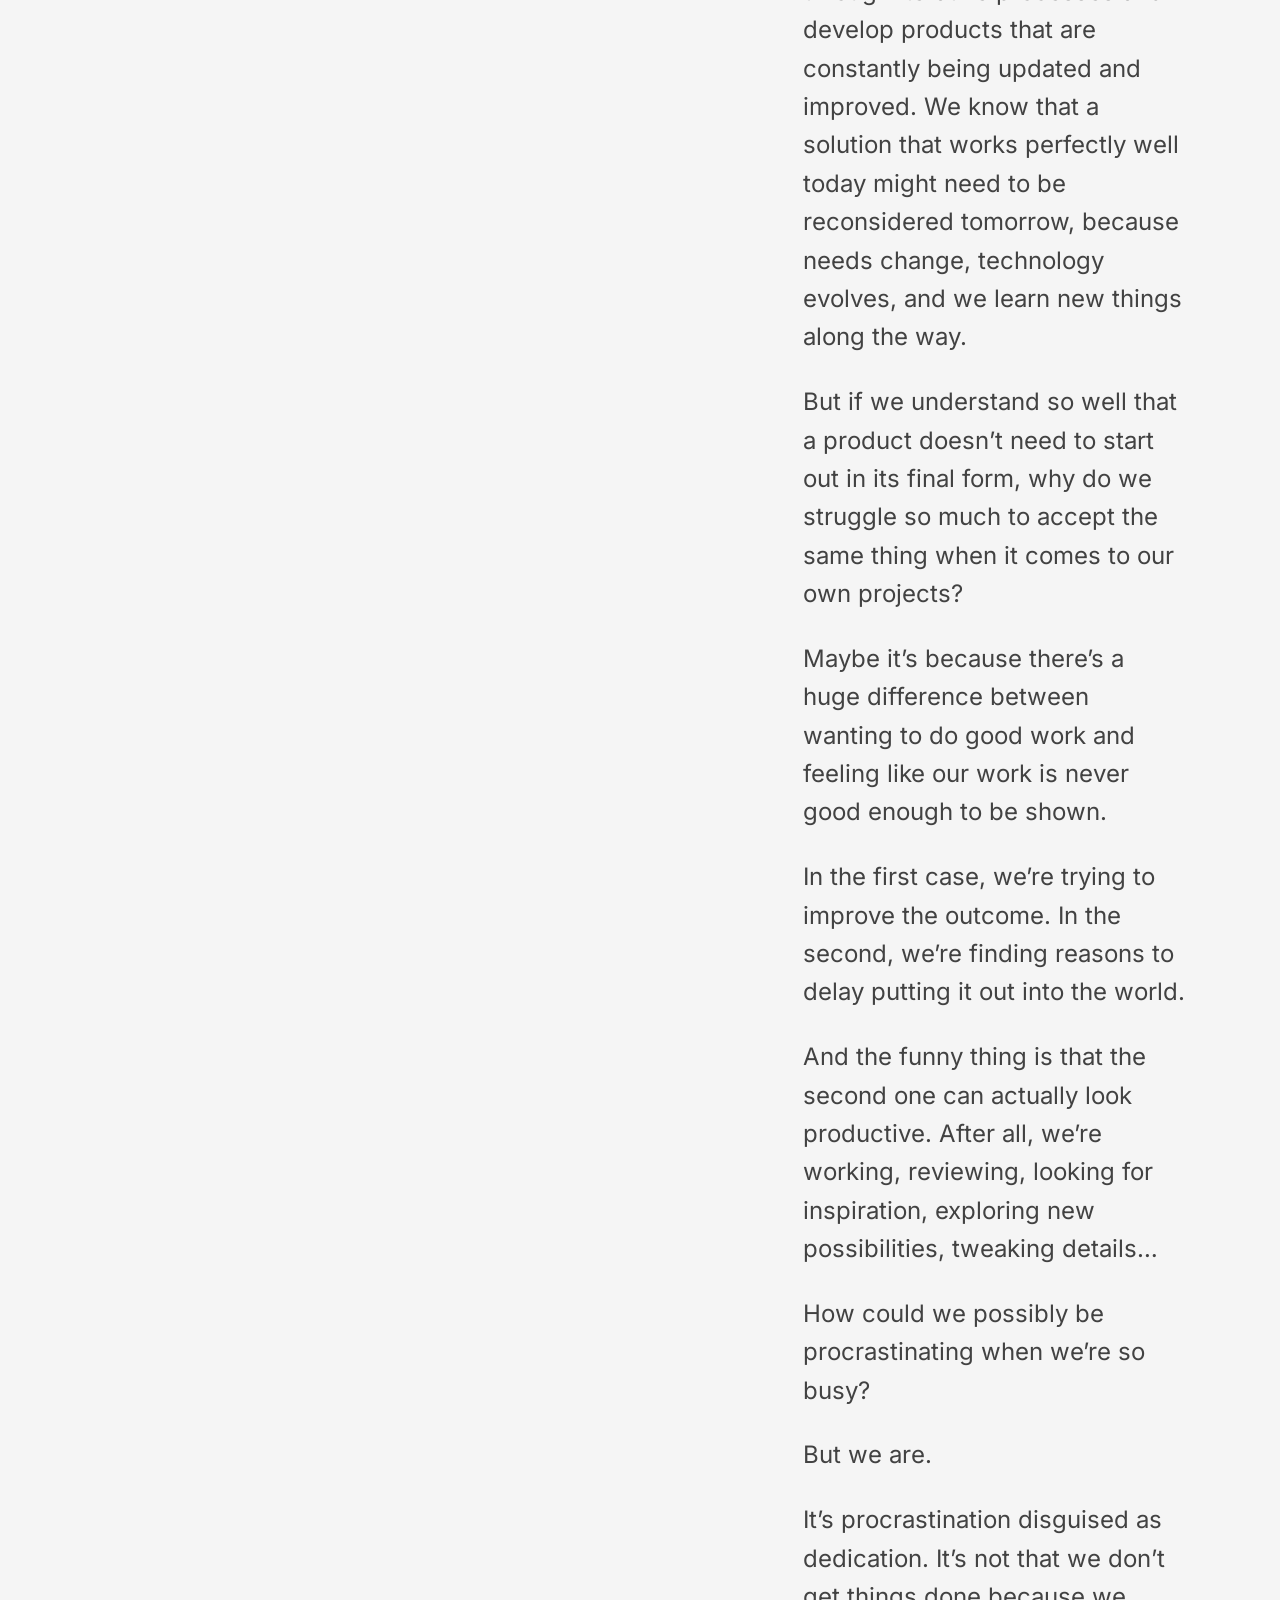
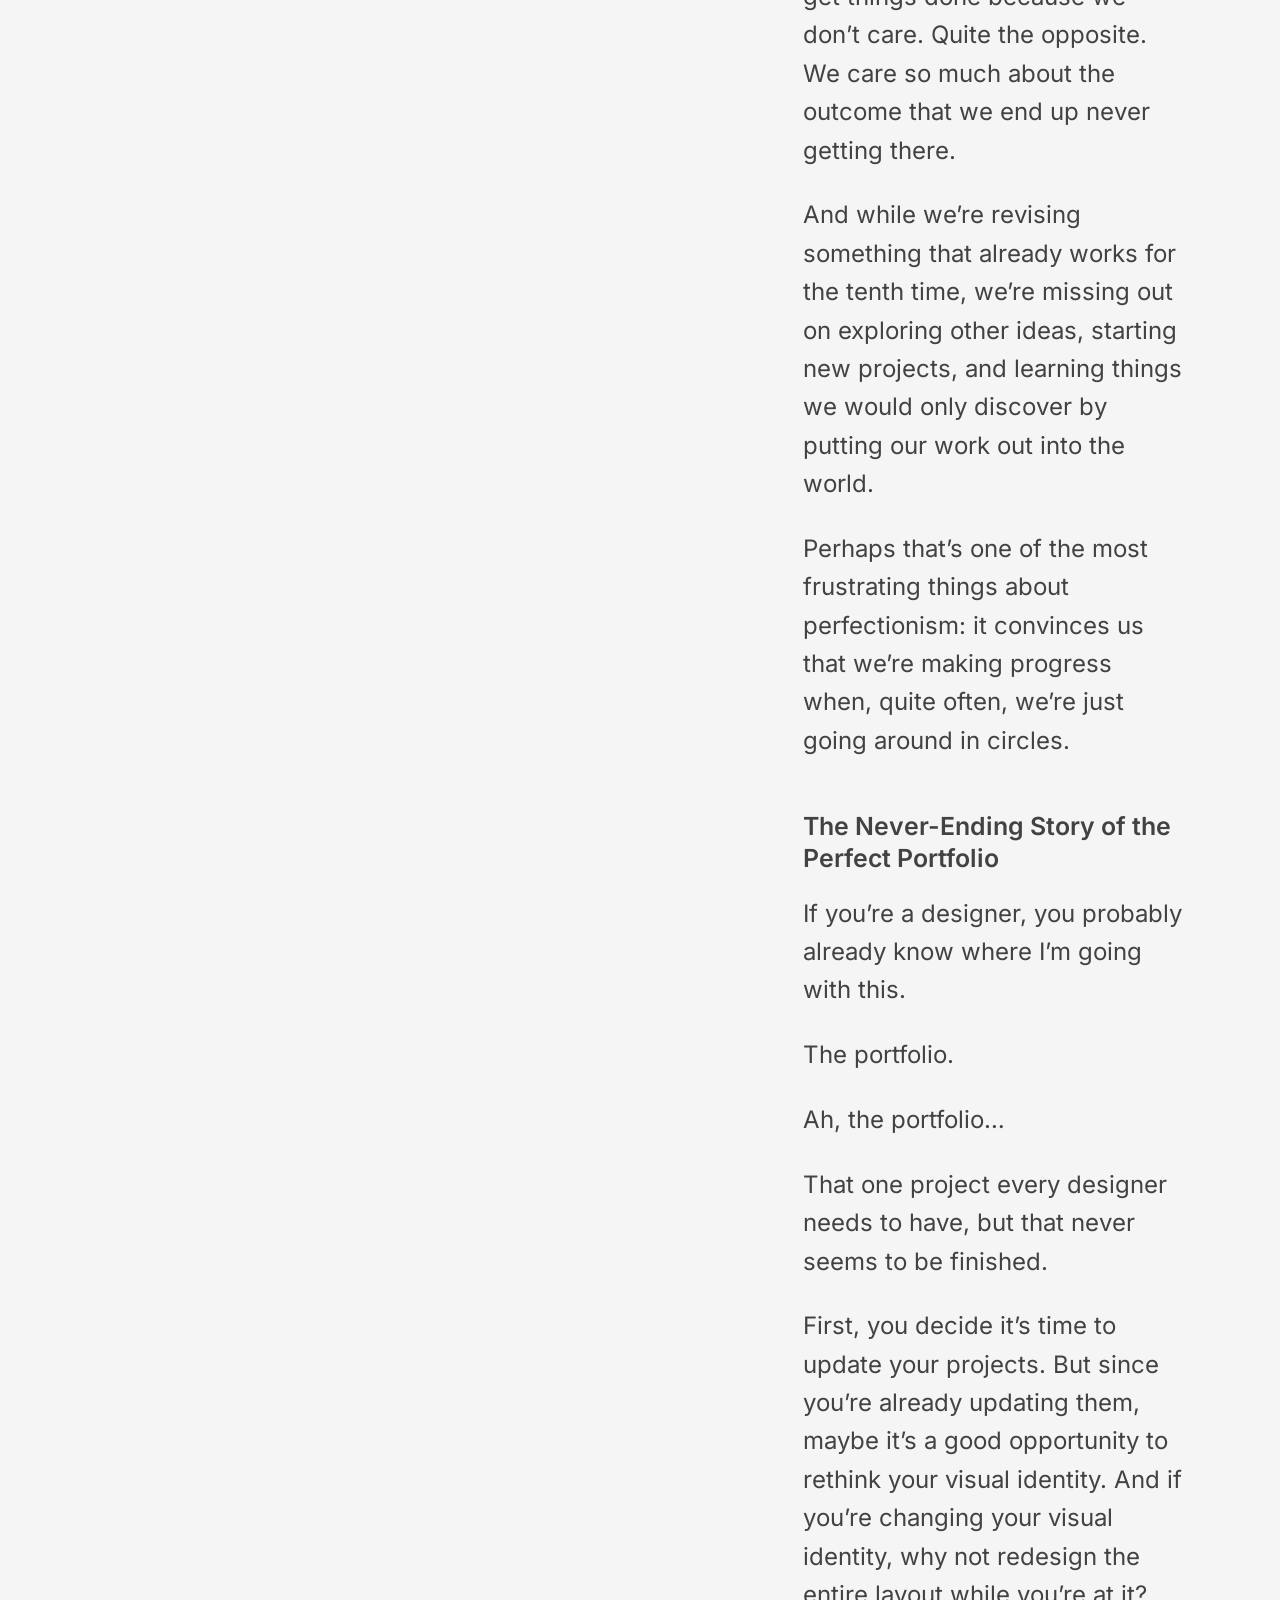
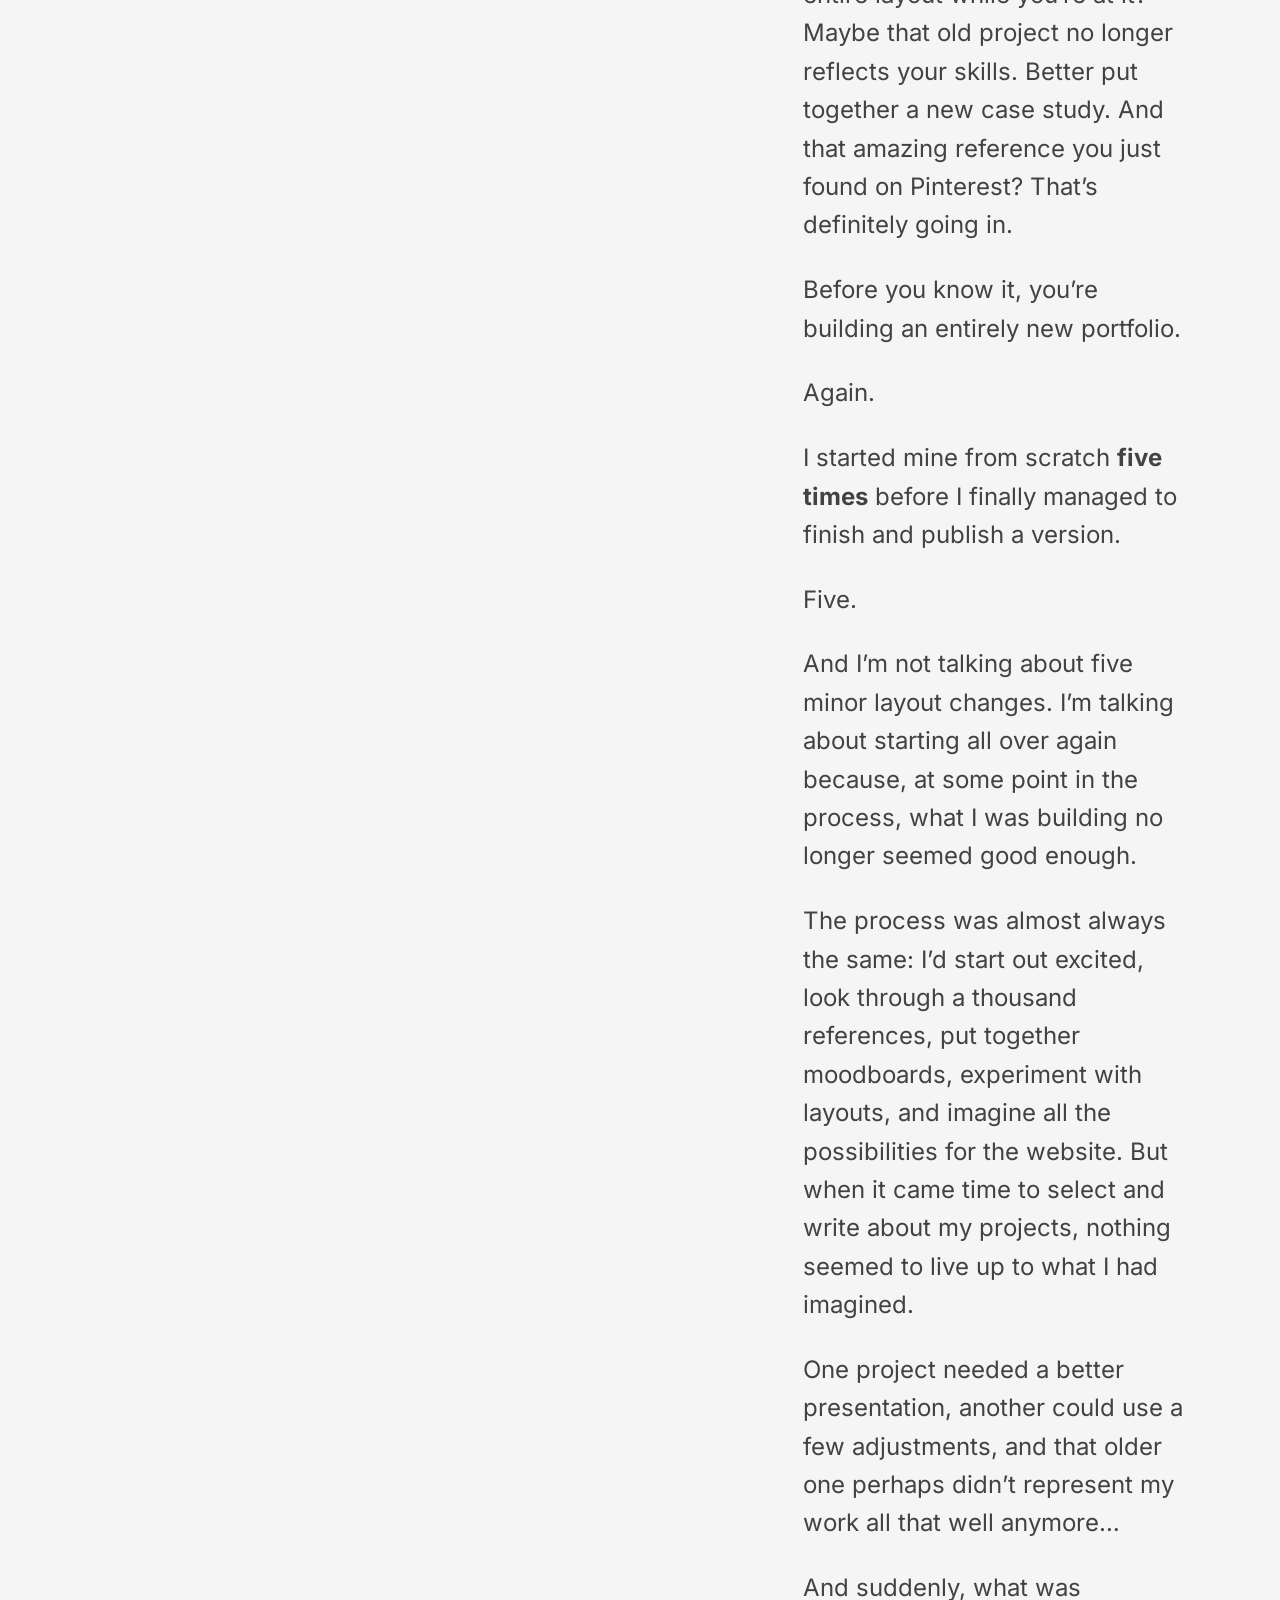
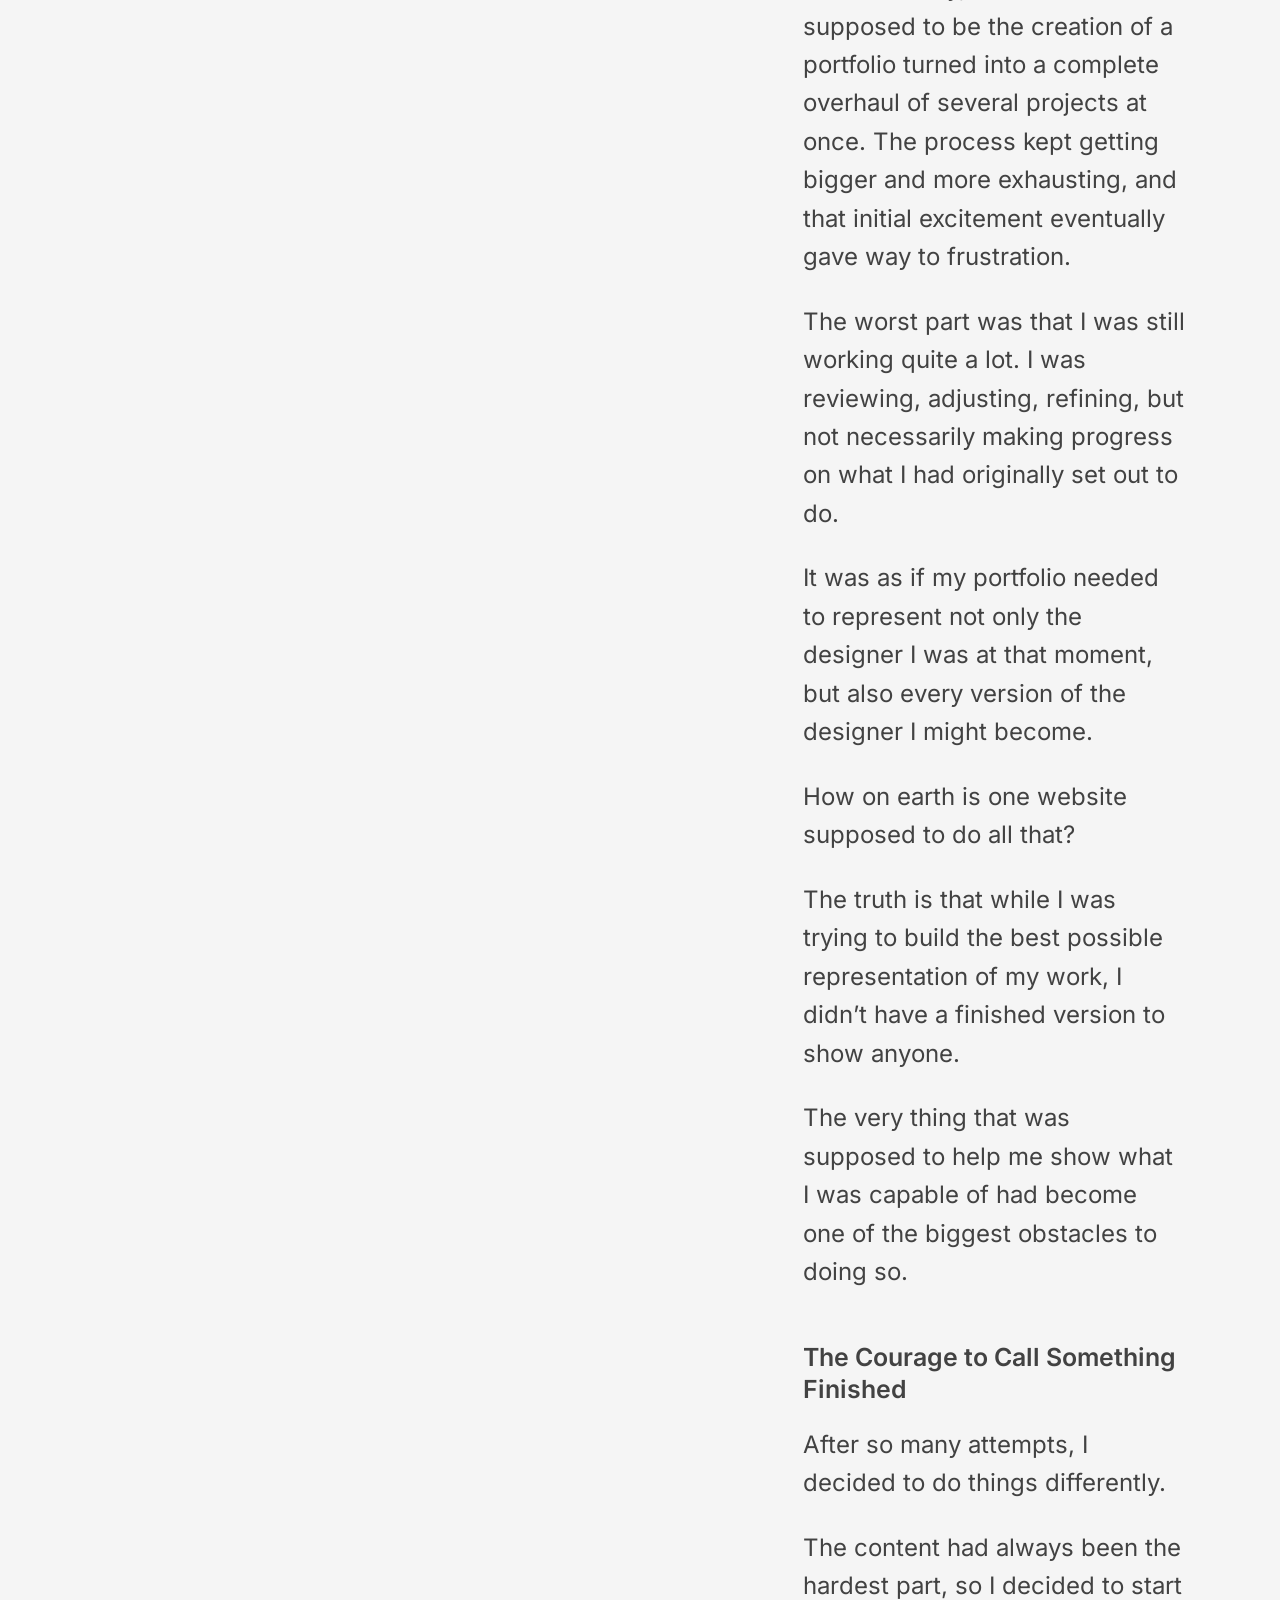
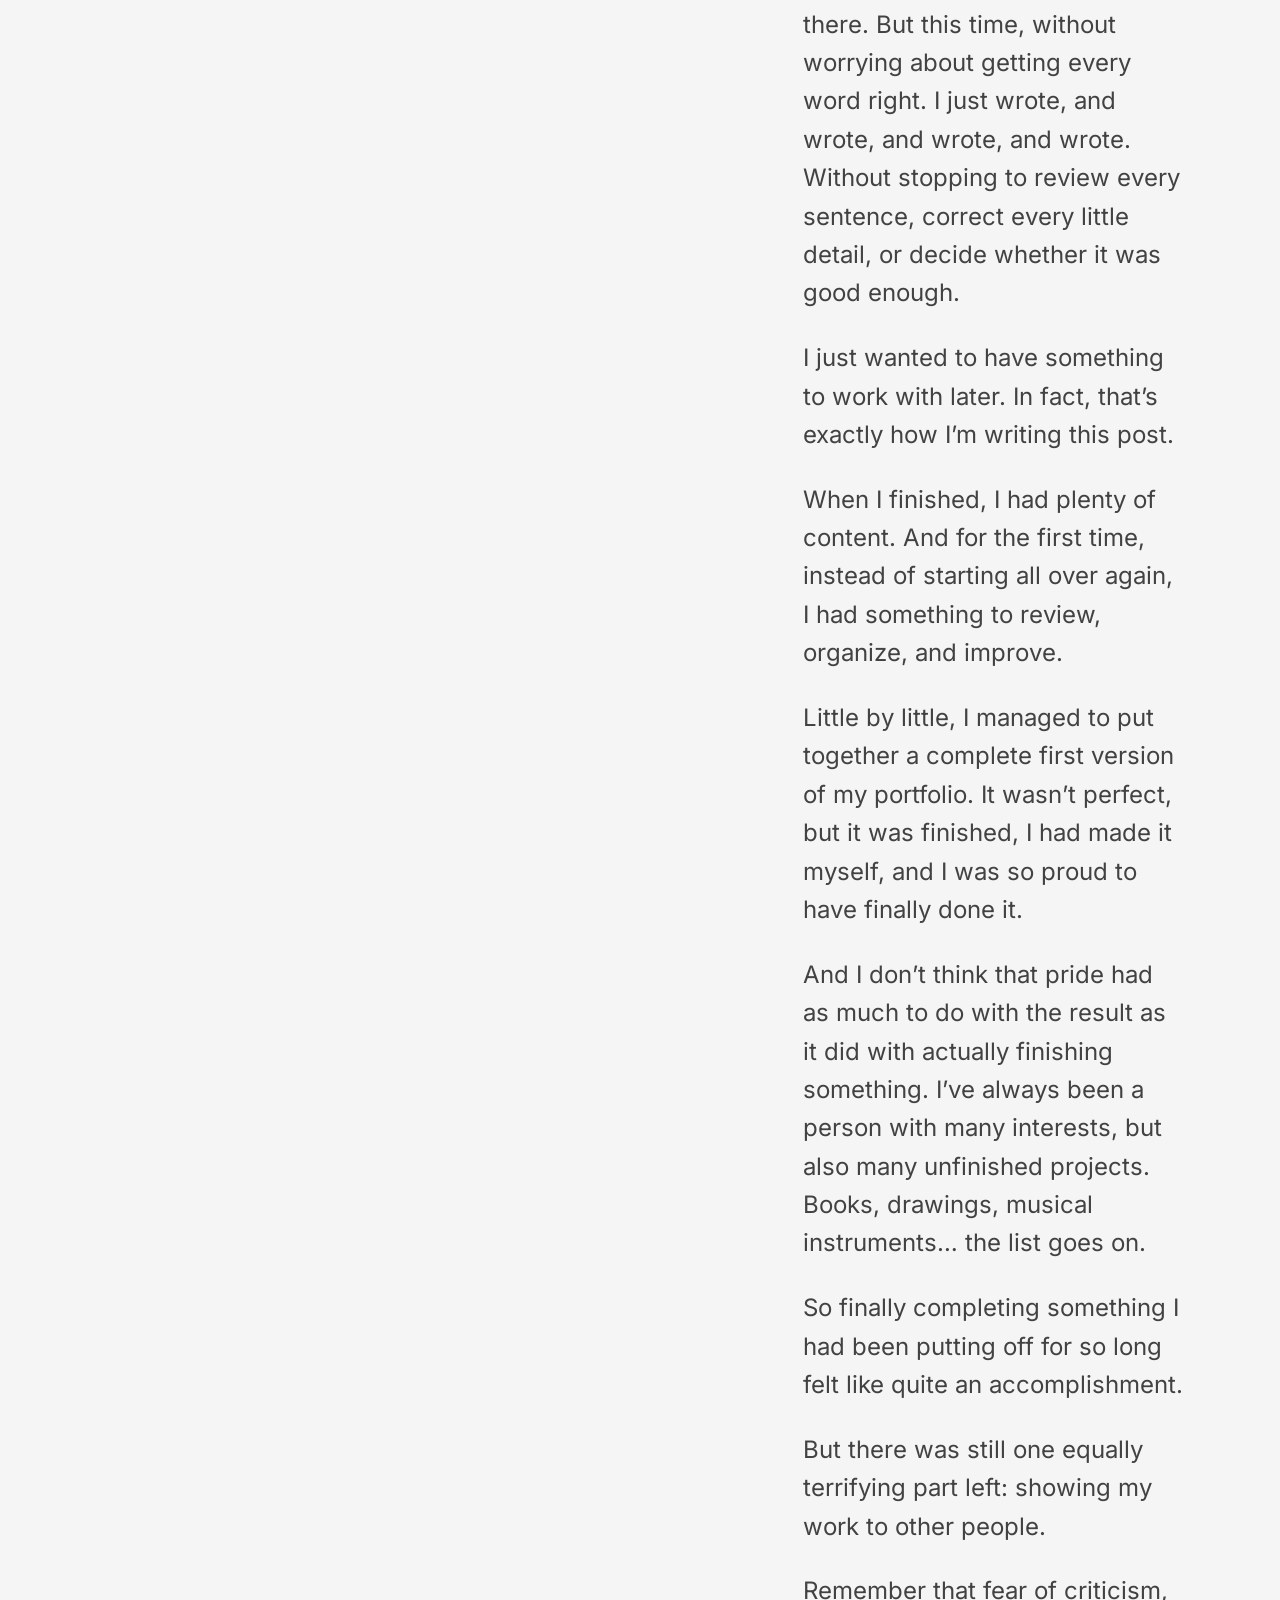
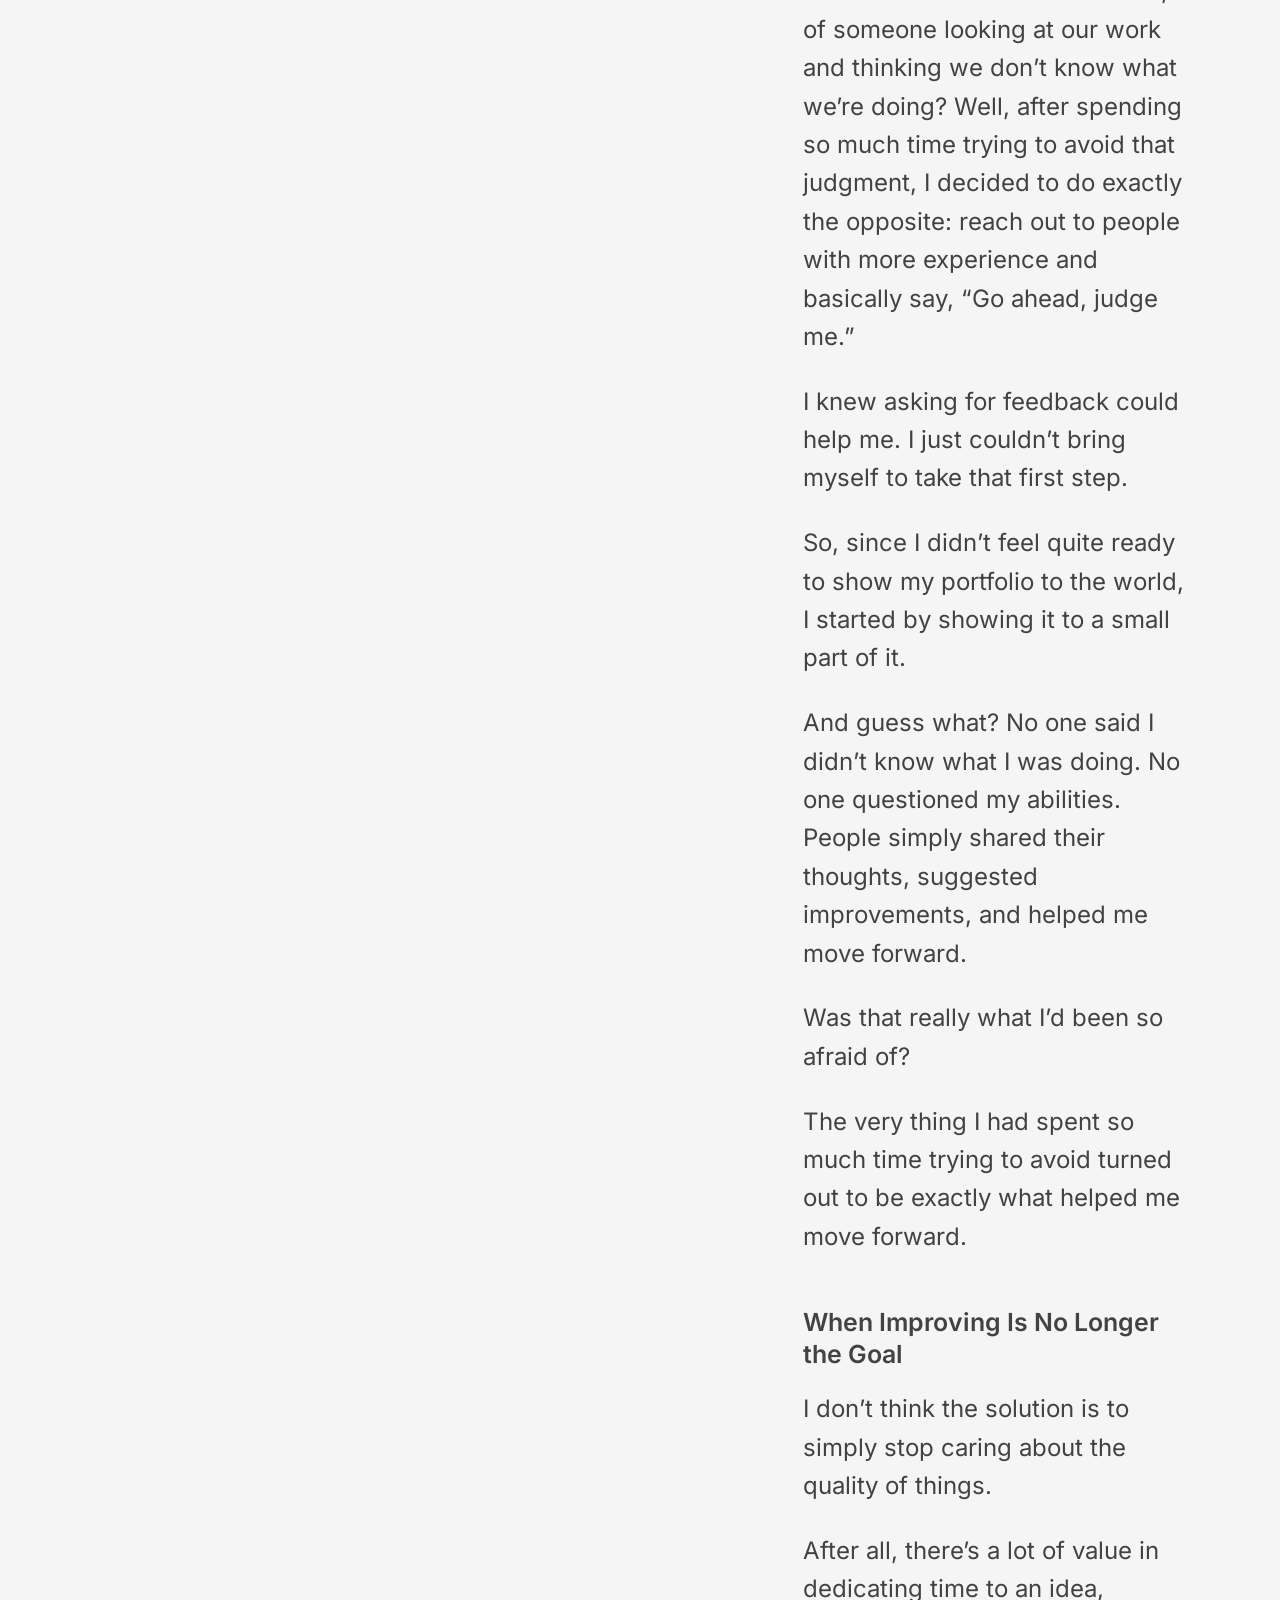
<file: en/seu-primeiro-rascunho-deve-ser-ruim/index.html>
<!DOCTYPE html><html lang="en"><head><meta charset="utf-8"><meta name="viewport" content="width=device-width, initial-scale=1"><link rel="icon" type="image/svg+xml" href="/favicon.svg"><title>Your first draft should be bad — Júlia Lopes</title><meta name="description" content="November 24, 2026"><meta property="og:title" content="Your first draft should be bad — Júlia Lopes"><meta property="og:description" content="November 24, 2026"><meta property="og:type" content="website"><link rel="canonical" href="https://blog.julialopes.site/en/seu-primeiro-rascunho-deve-ser-ruim/"><link rel="alternate" hreflang="pt-BR" href="https://blog.julialopes.site/seu-primeiro-rascunho-deve-ser-ruim/"><link rel="alternate" hreflang="en" href="https://blog.julialopes.site/en/seu-primeiro-rascunho-deve-ser-ruim/"><link rel="alternate" hreflang="x-default" href="https://blog.julialopes.site/seu-primeiro-rascunho-deve-ser-ruim/"><script>
      // Liga as animações antes da primeira pintura (evita "piscar" o conteúdo).
      // Com "reduzir movimento" também liga: o CSS deixa só os fades.
      document.documentElement.dataset.motion = '';
    </script><meta name="astro-view-transitions-enabled" content="true"><meta name="astro-view-transitions-fallback" content="animate"><script type="module" src="/_astro/ClientRouter.astro_astro_type_script_index_0_lang.DsEvlweG.js"></script><link rel="stylesheet" href="/_astro/portfolio.BgeKsDeW.css"><link rel="stylesheet" href="/_astro/Base.nbNS0-gS.css"><style>.minimizar[data-astro-cid-ylwqc35x]{z-index:10;right:calc(var(--case-margem) + var(--card-largura) + 20px);color:#1a1a1a;width:54px;height:54px;transition:background-color var(--dur-hover) ease, scale var(--dur-hover) var(--ease-saida);background:#fff;border-radius:15px;justify-content:center;align-items:center;padding:20px;display:flex;position:absolute;top:50svh;translate:0 -50%}.minimizar-post[data-astro-cid-ylwqc35x]{top:0;right:calc(100% + 20px);translate:none}.minimizar[data-astro-cid-ylwqc35x] svg[data-astro-cid-ylwqc35x]{flex-shrink:0;width:14px;height:14px}.minimizar[data-astro-cid-ylwqc35x]:hover{background:#e8e8e8}.minimizar[data-astro-cid-ylwqc35x]:active{scale:.96}.minimizar[data-astro-cid-ylwqc35x]:focus-visible{outline:2px solid var(--case-links,#424242);outline-offset:4px}@media (width<=767px){.minimizar[data-astro-cid-ylwqc35x]{position:fixed;inset:auto 24px 24px auto;translate:none;box-shadow:0 2px 16px #0000001f}}@media (prefers-reduced-motion:reduce){.minimizar[data-astro-cid-ylwqc35x]{transition:none}.minimizar[data-astro-cid-ylwqc35x]:active{scale:none}}
body:has(.blog-article){background:#f5f5f5}.leitura[data-astro-cid-7nievx76]{color:#424242;justify-self:center;width:100%;min-width:0;padding-block:40px 80px}.fechar-post[data-astro-cid-7nievx76]{z-index:10;height:0;position:sticky;top:calc(50svh - 27px)}.capa[data-astro-cid-7nievx76]{aspect-ratio:501/245;border-radius:calc(20 * var(--home-unidade));view-transition-class:blog capa-post;background:#efefef;width:100%;overflow:hidden}.capa-img[data-astro-cid-7nievx76]{object-fit:cover;object-position:center top;width:100%;height:100%;display:block}.prosa[data-astro-cid-7nievx76]{margin-top:calc(40 * var(--home-unidade));color:#424242;overflow-wrap:anywhere;font-size:24px;line-height:1.6}.prosa[data-astro-cid-7nievx76] p{margin:0 0 1.1em}.prosa[data-astro-cid-7nievx76] p:has(em){color:#8f8f8a;font-style:italic}.prosa[data-astro-cid-7nievx76] h2{font-size:calc(28 * var(--home-unidade));margin:2em 0 .8em;font-weight:600;line-height:1.3}.prosa[data-astro-cid-7nievx76] h3{font-size:calc(23 * var(--home-unidade));margin:1.8em 0 .8em;line-height:1.35}.prosa[data-astro-cid-7nievx76] ul,.prosa[data-astro-cid-7nievx76] ol{margin:0 0 1.1em;padding-left:1.4em}.prosa[data-astro-cid-7nievx76] li+li{margin-top:.4em}.prosa[data-astro-cid-7nievx76]>:last-child{margin-bottom:0}.prosa[data-astro-cid-7nievx76] img{border-radius:12px;height:auto;margin:24px auto}.prosa[data-astro-cid-7nievx76] a{text-underline-offset:3px}@media (width<=767px){.leitura[data-astro-cid-7nievx76]{width:calc(100% - 48px);padding:0 0 102px}.fechar-post[data-astro-cid-7nievx76]{position:static}.prosa[data-astro-cid-7nievx76]{margin-top:28px;font-size:18px}.prosa[data-astro-cid-7nievx76] h2{font-size:24px}.prosa[data-astro-cid-7nievx76] h3{font-size:20px}}
</style><style>[data-astro-transition-scope="astro-2ei7gu4t-1"] { view-transition-name: post-seu-primeiro-rascunho-deve-ser-ruim; }@layer astro { ::view-transition-old(post-seu-primeiro-rascunho-deve-ser-ruim) { 
	animation-duration: 180ms;
	animation-timing-function: cubic-bezier(0.76, 0, 0.24, 1);
	animation-fill-mode: both;
	animation-name: astroFadeOut; }::view-transition-new(post-seu-primeiro-rascunho-deve-ser-ruim) { 
	animation-duration: 180ms;
	animation-timing-function: cubic-bezier(0.76, 0, 0.24, 1);
	animation-fill-mode: both;
	animation-name: astroFadeIn; }[data-astro-transition=back]::view-transition-old(post-seu-primeiro-rascunho-deve-ser-ruim) { 
	animation-duration: 180ms;
	animation-timing-function: cubic-bezier(0.76, 0, 0.24, 1);
	animation-fill-mode: both;
	animation-name: astroFadeOut; }[data-astro-transition=back]::view-transition-new(post-seu-primeiro-rascunho-deve-ser-ruim) { 
	animation-duration: 180ms;
	animation-timing-function: cubic-bezier(0.76, 0, 0.24, 1);
	animation-fill-mode: both;
	animation-name: astroFadeIn; } }[data-astro-transition-fallback="old"] [data-astro-transition-scope="astro-2ei7gu4t-1"],
			[data-astro-transition-fallback="old"][data-astro-transition-scope="astro-2ei7gu4t-1"] { 
	animation-duration: 180ms;
	animation-timing-function: cubic-bezier(0.76, 0, 0.24, 1);
	animation-fill-mode: both;
	animation-name: astroFadeOut; }[data-astro-transition-fallback="new"] [data-astro-transition-scope="astro-2ei7gu4t-1"],
			[data-astro-transition-fallback="new"][data-astro-transition-scope="astro-2ei7gu4t-1"] { 
	animation-duration: 180ms;
	animation-timing-function: cubic-bezier(0.76, 0, 0.24, 1);
	animation-fill-mode: both;
	animation-name: astroFadeIn; }[data-astro-transition=back][data-astro-transition-fallback="old"] [data-astro-transition-scope="astro-2ei7gu4t-1"],
			[data-astro-transition=back][data-astro-transition-fallback="old"][data-astro-transition-scope="astro-2ei7gu4t-1"] { 
	animation-duration: 180ms;
	animation-timing-function: cubic-bezier(0.76, 0, 0.24, 1);
	animation-fill-mode: both;
	animation-name: astroFadeOut; }[data-astro-transition=back][data-astro-transition-fallback="new"] [data-astro-transition-scope="astro-2ei7gu4t-1"],
			[data-astro-transition=back][data-astro-transition-fallback="new"][data-astro-transition-scope="astro-2ei7gu4t-1"] { 
	animation-duration: 180ms;
	animation-timing-function: cubic-bezier(0.76, 0, 0.24, 1);
	animation-fill-mode: both;
	animation-name: astroFadeIn; }</style><style>[data-astro-transition-scope="astro-ebr5bgye-2"] { view-transition-name: perfil-topo; }@layer astro { ::view-transition-old(perfil-topo) { 
	animation-duration: 180ms;
	animation-timing-function: cubic-bezier(0.76, 0, 0.24, 1);
	animation-fill-mode: both;
	animation-name: astroFadeOut; }::view-transition-new(perfil-topo) { 
	animation-duration: 180ms;
	animation-timing-function: cubic-bezier(0.76, 0, 0.24, 1);
	animation-fill-mode: both;
	animation-name: astroFadeIn; }[data-astro-transition=back]::view-transition-old(perfil-topo) { 
	animation-duration: 180ms;
	animation-timing-function: cubic-bezier(0.76, 0, 0.24, 1);
	animation-fill-mode: both;
	animation-name: astroFadeOut; }[data-astro-transition=back]::view-transition-new(perfil-topo) { 
	animation-duration: 180ms;
	animation-timing-function: cubic-bezier(0.76, 0, 0.24, 1);
	animation-fill-mode: both;
	animation-name: astroFadeIn; } }[data-astro-transition-fallback="old"] [data-astro-transition-scope="astro-ebr5bgye-2"],
			[data-astro-transition-fallback="old"][data-astro-transition-scope="astro-ebr5bgye-2"] { 
	animation-duration: 180ms;
	animation-timing-function: cubic-bezier(0.76, 0, 0.24, 1);
	animation-fill-mode: both;
	animation-name: astroFadeOut; }[data-astro-transition-fallback="new"] [data-astro-transition-scope="astro-ebr5bgye-2"],
			[data-astro-transition-fallback="new"][data-astro-transition-scope="astro-ebr5bgye-2"] { 
	animation-duration: 180ms;
	animation-timing-function: cubic-bezier(0.76, 0, 0.24, 1);
	animation-fill-mode: both;
	animation-name: astroFadeIn; }[data-astro-transition=back][data-astro-transition-fallback="old"] [data-astro-transition-scope="astro-ebr5bgye-2"],
			[data-astro-transition=back][data-astro-transition-fallback="old"][data-astro-transition-scope="astro-ebr5bgye-2"] { 
	animation-duration: 180ms;
	animation-timing-function: cubic-bezier(0.76, 0, 0.24, 1);
	animation-fill-mode: both;
	animation-name: astroFadeOut; }[data-astro-transition=back][data-astro-transition-fallback="new"] [data-astro-transition-scope="astro-ebr5bgye-2"],
			[data-astro-transition=back][data-astro-transition-fallback="new"][data-astro-transition-scope="astro-ebr5bgye-2"] { 
	animation-duration: 180ms;
	animation-timing-function: cubic-bezier(0.76, 0, 0.24, 1);
	animation-fill-mode: both;
	animation-name: astroFadeIn; }</style><style>[data-astro-transition-scope="astro-uwfzphvb-3"] { view-transition-name: perfil-textos; }@layer astro { ::view-transition-old(perfil-textos) { 
	animation-duration: 180ms;
	animation-timing-function: cubic-bezier(0.76, 0, 0.24, 1);
	animation-fill-mode: both;
	animation-name: astroFadeOut; }::view-transition-new(perfil-textos) { 
	animation-duration: 180ms;
	animation-timing-function: cubic-bezier(0.76, 0, 0.24, 1);
	animation-fill-mode: both;
	animation-name: astroFadeIn; }[data-astro-transition=back]::view-transition-old(perfil-textos) { 
	animation-duration: 180ms;
	animation-timing-function: cubic-bezier(0.76, 0, 0.24, 1);
	animation-fill-mode: both;
	animation-name: astroFadeOut; }[data-astro-transition=back]::view-transition-new(perfil-textos) { 
	animation-duration: 180ms;
	animation-timing-function: cubic-bezier(0.76, 0, 0.24, 1);
	animation-fill-mode: both;
	animation-name: astroFadeIn; } }[data-astro-transition-fallback="old"] [data-astro-transition-scope="astro-uwfzphvb-3"],
			[data-astro-transition-fallback="old"][data-astro-transition-scope="astro-uwfzphvb-3"] { 
	animation-duration: 180ms;
	animation-timing-function: cubic-bezier(0.76, 0, 0.24, 1);
	animation-fill-mode: both;
	animation-name: astroFadeOut; }[data-astro-transition-fallback="new"] [data-astro-transition-scope="astro-uwfzphvb-3"],
			[data-astro-transition-fallback="new"][data-astro-transition-scope="astro-uwfzphvb-3"] { 
	animation-duration: 180ms;
	animation-timing-function: cubic-bezier(0.76, 0, 0.24, 1);
	animation-fill-mode: both;
	animation-name: astroFadeIn; }[data-astro-transition=back][data-astro-transition-fallback="old"] [data-astro-transition-scope="astro-uwfzphvb-3"],
			[data-astro-transition=back][data-astro-transition-fallback="old"][data-astro-transition-scope="astro-uwfzphvb-3"] { 
	animation-duration: 180ms;
	animation-timing-function: cubic-bezier(0.76, 0, 0.24, 1);
	animation-fill-mode: both;
	animation-name: astroFadeOut; }[data-astro-transition=back][data-astro-transition-fallback="new"] [data-astro-transition-scope="astro-uwfzphvb-3"],
			[data-astro-transition=back][data-astro-transition-fallback="new"][data-astro-transition-scope="astro-uwfzphvb-3"] { 
	animation-duration: 180ms;
	animation-timing-function: cubic-bezier(0.76, 0, 0.24, 1);
	animation-fill-mode: both;
	animation-name: astroFadeIn; }</style><style>[data-astro-transition-scope="astro-uesctiyb-4"] { view-transition-name: perfil-links; }@layer astro { ::view-transition-old(perfil-links) { 
	animation-duration: 180ms;
	animation-timing-function: cubic-bezier(0.76, 0, 0.24, 1);
	animation-fill-mode: both;
	animation-name: astroFadeOut; }::view-transition-new(perfil-links) { 
	animation-duration: 180ms;
	animation-timing-function: cubic-bezier(0.76, 0, 0.24, 1);
	animation-fill-mode: both;
	animation-name: astroFadeIn; }[data-astro-transition=back]::view-transition-old(perfil-links) { 
	animation-duration: 180ms;
	animation-timing-function: cubic-bezier(0.76, 0, 0.24, 1);
	animation-fill-mode: both;
	animation-name: astroFadeOut; }[data-astro-transition=back]::view-transition-new(perfil-links) { 
	animation-duration: 180ms;
	animation-timing-function: cubic-bezier(0.76, 0, 0.24, 1);
	animation-fill-mode: both;
	animation-name: astroFadeIn; } }[data-astro-transition-fallback="old"] [data-astro-transition-scope="astro-uesctiyb-4"],
			[data-astro-transition-fallback="old"][data-astro-transition-scope="astro-uesctiyb-4"] { 
	animation-duration: 180ms;
	animation-timing-function: cubic-bezier(0.76, 0, 0.24, 1);
	animation-fill-mode: both;
	animation-name: astroFadeOut; }[data-astro-transition-fallback="new"] [data-astro-transition-scope="astro-uesctiyb-4"],
			[data-astro-transition-fallback="new"][data-astro-transition-scope="astro-uesctiyb-4"] { 
	animation-duration: 180ms;
	animation-timing-function: cubic-bezier(0.76, 0, 0.24, 1);
	animation-fill-mode: both;
	animation-name: astroFadeIn; }[data-astro-transition=back][data-astro-transition-fallback="old"] [data-astro-transition-scope="astro-uesctiyb-4"],
			[data-astro-transition=back][data-astro-transition-fallback="old"][data-astro-transition-scope="astro-uesctiyb-4"] { 
	animation-duration: 180ms;
	animation-timing-function: cubic-bezier(0.76, 0, 0.24, 1);
	animation-fill-mode: both;
	animation-name: astroFadeOut; }[data-astro-transition=back][data-astro-transition-fallback="new"] [data-astro-transition-scope="astro-uesctiyb-4"],
			[data-astro-transition=back][data-astro-transition-fallback="new"][data-astro-transition-scope="astro-uesctiyb-4"] { 
	animation-duration: 180ms;
	animation-timing-function: cubic-bezier(0.76, 0, 0.24, 1);
	animation-fill-mode: both;
	animation-name: astroFadeIn; }</style></head><body><main class="portfolio-layout blog-layout blog-article" data-astro-cid-7nievx76><aside class="sidebar sidebar-blog" data-astro-cid-wv7whodv><div class="perfil" data-astro-cid-wv7whodv><div data-astro-transition-scope="astro-ebr5bgye-2" class="topo" data-astro-cid-wv7whodv><a class="avatar-link" href="https://julialopes.site/en/" aria-label="Back to home" title="Back to home" data-astro-cid-wv7whodv><img src="/_astro/julia.D38xIB4u_ZhCvlV.webp" alt loading="eager" data-astro-cid-wv7whodv="true" decoding="async" width="64" height="64" class="avatar"></a><nav class="idiomas inline" aria-label="Language" data-astro-cid-zh35qibh><a href="/seu-primeiro-rascunho-deve-ser-ruim/" hreflang="pt-BR" lang="pt-BR" data-astro-cid-zh35qibh>pt</a><span class="atual" aria-current="true" data-astro-cid-zh35qibh>en</span></nav></div><div data-astro-transition-scope="astro-uwfzphvb-3" class="apresentacao" data-astro-cid-wv7whodv><div class="textos" data-astro-cid-wv7whodv><h1 class="nome" data-astro-cid-wv7whodv>Your first draft should be bad</h1><p class="bio" data-astro-cid-wv7whodv>November 2026</p></div></div></div><nav data-astro-transition-scope="astro-uesctiyb-4" class="links" aria-label="Contact" data-astro-cid-wv7whodv><a href="mailto:lopesfariasjulia@gmail.com" class="link-anim" rel="noopener" data-astro-cid-wv7whodv>contact</a><a href="https://julialopes.site/en/about" class="link-anim" data-astro-cid-wv7whodv>about</a><a href="/cv/cv_julialopes_pd.pdf" class="link-anim" download rel="noopener" title="Download resume as PDF" data-astro-cid-wv7whodv>cv</a><a href="https://julialopes.site/en/" class="link-anim" data-astro-cid-wv7whodv>home</a></nav></aside><section class="leitura" aria-label="Your first draft should be bad" data-astro-cid-7nievx76><div class="fechar-post" data-astro-cid-7nievx76><a class="minimizar minimizar-post" href="/en/" aria-label="Close post and return to blog" title="Close post and return to blog" data-astro-cid-ylwqc35x><svg width="14" height="14" viewBox="0 0 14 14" fill="none" stroke="currentColor" stroke-width="1.2" stroke-linecap="round" stroke-linejoin="round" aria-hidden="true" focusable="false" data-astro-cid-ylwqc35x><path d="m1.5 1.5 3.9 3.9M2.6 5.4h2.8V2.6m7.1-1.1-3.9 3.9m0-2.8v2.8h2.8m1.1 7.1L8.6 8.6m2.8 0H8.6v2.8m-7.1 1.1 3.9-3.9m0 2.8V8.6H2.6" data-astro-cid-ylwqc35x></path></svg></a></div><!-- Mesmo transition:name do card da lista: o card encolhe até virar esta capa --><div data-astro-transition-scope="astro-2ei7gu4t-1" class="capa" data-astro-cid-7nievx76><img src="/_astro/esboco-ultima-ceia.BMpI9Yeq_Z1HnzAS.webp" srcset="/_astro/esboco-ultima-ceia.BMpI9Yeq_4bjb3.webp 800w, /_astro/esboco-ultima-ceia.BMpI9Yeq_Z1HnzAS.webp 960w" alt sizes="(max-width: 767px) calc(100vw - 48px), 30vw" data-astro-cid-7nievx76="true" loading="lazy" decoding="async" width="960" height="641" class="capa-img"></div><article class="prosa" data-astro-cid-7nievx76><h1 id="your-first-draft-should-be-bad">Your First Draft Should Be Bad</h1>
<p>There was a time when I thought being a perfectionist was synonymous with quality. That it meant being someone who wouldn’t settle for the bare minimum or mediocrity, someone who was always striving for the best possible result.</p>
<p>It made me feel disciplined, committed, like someone who wouldn’t rest until she had delivered her best work.</p>
<p>The best…</p>
<p>A while ago, I started working with a colleague who, whenever I said something could be improved, would ask me a question: <strong>better for whom?</strong></p>
<p>It sounds like a simple question, but it made me rethink a lot of things.</p>
<p>When we work with digital products, we have to balance an enormous number of expectations. We have deadlines to meet, business goals to achieve, clients to satisfy, users who need to be able to use what we create, and developers who need to understand how to turn our ideas into something functional.</p>
<p>And in the middle of all that, we still want to create something beautiful, interesting, and something we can proudly say: I made that.</p>
<p>See how many people we’re trying to please with our work?</p>
<p>Working in design means constantly exposing our ideas to other people’s judgment. And people will always have an opinion. There will always be someone who would have chosen a different color, prioritized another feature, used a different component, or taken an entirely different approach.</p>
<p>And sometimes, that other approach might actually be better.</p>
<p>That’s a lot of pressure, isn’t it?</p>
<p>I think that’s a big part of why so many creative professionals are perfectionists about their work. We’re afraid of disappointing people. Afraid of criticism, of looking incompetent, of finding out that the idea we thought was so great might not be all that great after all.</p>
<p>But there’s a very simple solution to this problem: if our work is perfect, no one will be able to criticize it.</p>
<p>Problem solved. Just make it perfect!</p>
<p>There’s just one tiny problem with that: <strong>perfection doesn’t exist.</strong></p>
<p>And I don’t say that simply because there will always be something we can improve, but because the very idea of perfection changes depending on who’s looking at it.</p>
<p>What’s perfect for the business might not be perfect for the user. What’s perfect for the designer might be a nightmare for the developer. And what seems like the best possible solution today might no longer make sense a few months from now.</p>
<p>So, if perfection depends on so many variables, what exactly are we trying to achieve?</p>
<h2 id="fear-disguised-as-quality">Fear Disguised as Quality</h2>
<p>I’ve been thinking that, quite often, what we call perfectionism is just a nicer way of talking about <strong>fear</strong>.</p>
<p>Maybe I spent too much time trying to achieve some kind of universal approval. I was terrified that someone more experienced would look at my work, find something wrong with it, and think: “She has no idea what she’s doing.”</p>
<p>I started my career as a designer without a formal education in design, and I felt like I had to make up for that somehow. So doing work that was so good no one could question it seemed like a great approach.</p>
<p>But imagine how ridiculous it is to think that you, of all people, somehow need to know everything, and that no one around you is allowed to know more than you do. It sounds almost pathetic when you say it out loud, but that was the expectation I had placed on myself.</p>
<p>The truth is, there will always be someone who knows more, who has different experiences, a different perspective, or who would simply do things differently. And realizing that, rather than discouraging me, was incredibly liberating.</p>
<p>Because no matter how much I learn, there will always be more to learn. And thank goodness for that! These days, I find it incredibly limiting to believe that we could reach a point where we know enough, or where our work has finally reached its best possible version.</p>
<p>After all, if we’ve already reached the best, what comes next?</p>
<p>The funny thing is that we, as designers, should be quite familiar with this idea. We work through iterative processes and develop products that are constantly being updated and improved. We know that a solution that works perfectly well today might need to be reconsidered tomorrow, because needs change, technology evolves, and we learn new things along the way.</p>
<p>But if we understand so well that a product doesn’t need to start out in its final form, why do we struggle so much to accept the same thing when it comes to our own projects?</p>
<p>Maybe it’s because there’s a huge difference between wanting to do good work and feeling like our work is never good enough to be shown.</p>
<p>In the first case, we’re trying to improve the outcome. In the second, we’re finding reasons to delay putting it out into the world.</p>
<p>And the funny thing is that the second one can actually look productive. After all, we’re working, reviewing, looking for inspiration, exploring new possibilities, tweaking details…</p>
<p>How could we possibly be procrastinating when we’re so busy?</p>
<p>But we are.</p>
<p>It’s procrastination disguised as dedication. It’s not that we don’t get things done because we don’t care. Quite the opposite. We care so much about the outcome that we end up never getting there.</p>
<p>And while we’re revising something that already works for the tenth time, we’re missing out on exploring other ideas, starting new projects, and learning things we would only discover by putting our work out into the world.</p>
<p>Perhaps that’s one of the most frustrating things about perfectionism: it convinces us that we’re making progress when, quite often, we’re just going around in circles.</p>
<h2 id="the-never-ending-story-of-the-perfect-portfolio">The Never-Ending Story of the Perfect Portfolio</h2>
<p>If you’re a designer, you probably already know where I’m going with this.</p>
<p>The portfolio.</p>
<p>Ah, the portfolio…</p>
<p>That one project every designer needs to have, but that never seems to be finished.</p>
<p>First, you decide it’s time to update your projects. But since you’re already updating them, maybe it’s a good opportunity to rethink your visual identity. And if you’re changing your visual identity, why not redesign the entire layout while you’re at it? Maybe that old project no longer reflects your skills. Better put together a new case study. And that amazing reference you just found on Pinterest? That’s definitely going in.</p>
<p>Before you know it, you’re building an entirely new portfolio.</p>
<p>Again.</p>
<p>I started mine from scratch <strong>five times</strong> before I finally managed to finish and publish a version.</p>
<p>Five.</p>
<p>And I’m not talking about five minor layout changes. I’m talking about starting all over again because, at some point in the process, what I was building no longer seemed good enough.</p>
<p>The process was almost always the same: I’d start out excited, look through a thousand references, put together moodboards, experiment with layouts, and imagine all the possibilities for the website. But when it came time to select and write about my projects, nothing seemed to live up to what I had imagined.</p>
<p>One project needed a better presentation, another could use a few adjustments, and that older one perhaps didn’t represent my work all that well anymore…</p>
<p>And suddenly, what was supposed to be the creation of a portfolio turned into a complete overhaul of several projects at once. The process kept getting bigger and more exhausting, and that initial excitement eventually gave way to frustration.</p>
<p>The worst part was that I was still working quite a lot. I was reviewing, adjusting, refining, but not necessarily making progress on what I had originally set out to do.</p>
<p>It was as if my portfolio needed to represent not only the designer I was at that moment, but also every version of the designer I might become.</p>
<p>How on earth is one website supposed to do all that?</p>
<p>The truth is that while I was trying to build the best possible representation of my work, I didn’t have a finished version to show anyone.</p>
<p>The very thing that was supposed to help me show what I was capable of had become one of the biggest obstacles to doing so.</p>
<h2 id="the-courage-to-call-something-finished">The Courage to Call Something Finished</h2>
<p>After so many attempts, I decided to do things differently.</p>
<p>The content had always been the hardest part, so I decided to start there. But this time, without worrying about getting every word right. I just wrote, and wrote, and wrote, and wrote. Without stopping to review every sentence, correct every little detail, or decide whether it was good enough.</p>
<p>I just wanted to have something to work with later. In fact, that’s exactly how I’m writing this post.</p>
<p>When I finished, I had plenty of content. And for the first time, instead of starting all over again, I had something to review, organize, and improve.</p>
<p>Little by little, I managed to put together a complete first version of my portfolio. It wasn’t perfect, but it was finished, I had made it myself, and I was so proud to have finally done it.</p>
<p>And I don’t think that pride had as much to do with the result as it did with actually finishing something. I’ve always been a person with many interests, but also many unfinished projects. Books, drawings, musical instruments… the list goes on.</p>
<p>So finally completing something I had been putting off for so long felt like quite an accomplishment.</p>
<p>But there was still one equally terrifying part left: showing my work to other people.</p>
<p>Remember that fear of criticism, of someone looking at our work and thinking we don’t know what we’re doing? Well, after spending so much time trying to avoid that judgment, I decided to do exactly the opposite: reach out to people with more experience and basically say, “Go ahead, judge me.”</p>
<p>I knew asking for feedback could help me. I just couldn’t bring myself to take that first step.</p>
<p>So, since I didn’t feel quite ready to show my portfolio to the world, I started by showing it to a small part of it.</p>
<p>And guess what? No one said I didn’t know what I was doing. No one questioned my abilities. People simply shared their thoughts, suggested improvements, and helped me move forward.</p>
<p>Was that really what I’d been so afraid of?</p>
<p>The very thing I had spent so much time trying to avoid turned out to be exactly what helped me move forward.</p>
<h2 id="when-improving-is-no-longer-the-goal">When Improving Is No Longer the Goal</h2>
<p>I don’t think the solution is to simply stop caring about the quality of things.</p>
<p>After all, there’s a lot of value in dedicating time to an idea, exploring possibilities, and paying attention to the details. Quite often, that attention to detail is precisely what separates mediocre work from genuinely good work.</p>
<p>But we also need to learn to recognize when a change is actually improving the outcome and when we’re simply trying to ease our own insecurities.</p>
<p>And this is where that question becomes relevant again.</p>
<p><strong>Better for whom?</strong></p>
<p>If an interface already meets the users’ needs, solves the business problem, and can be implemented properly, is that adjustment we keep insisting on really going to make it better?</p>
<p>Or are we trying to live up to an expectation that only exists in our heads?</p>
<p>I think we need to learn to live with the idea that something can be finished without being perfect. My portfolio doesn’t need to be the definitive version of my work.</p>
<p>If all goes well, the designer I am a year from now will look at this website and find plenty of things she’d do differently. (And thank goodness for that!)</p>
<p>I’m still learning how to deal with this. I’m still someone who notices the little details, enjoys exploring possibilities, and occasionally spends more time than she should trying to solve something that was probably already solved.</p>
<p>But I’m more aware of the cost of that now. And that cost isn’t just measured in the hours we spend on a project, but also in the ideas we never get to explore, the opportunities we miss, and the energy we spend trying to avoid criticism that might never come.</p>
<p>And if it does, that’s okay. It might even help us make something better.</p>
<p>Today, my portfolio is live. It’s not perfect, it’s not final, and there’s probably already something I want to change as I’m writing this.</p>
<p>But it exists. People can visit it, explore my work, and draw their own conclusions.</p>
<p>And that’s far more than any of the five versions I left behind ever managed to do.</p>
<p>And since I’ve spent this entire post talking about overcoming the fear of showing our work, I think it’s only fair to end by doing exactly that: you’re invited to check out my portfolio!</p>
<p>Just keep in mind that it’s still a work in progress (and probably always will be). I’m still making improvements, trying new things, and learning along the way. So if you have any thoughts, suggestions, or constructive criticism, I’d love to hear them.</p>
<p>Here’s to letting ourselves make more bad first drafts. That’s where the good ones come from.</p>
</article></section></main><script type="module" src="/_astro/Base.astro_astro_type_script_index_0_lang.ClRkFoYj.js"></script></body></html>
</file>
<file: _astro/portfolio.BgeKsDeW.css>
@keyframes astroFadeInOut{0%{opacity:1}to{opacity:0}}@keyframes astroFadeIn{0%{opacity:0;mix-blend-mode:plus-lighter}to{opacity:1;mix-blend-mode:plus-lighter}}@keyframes astroFadeOut{0%{opacity:1;mix-blend-mode:plus-lighter}to{opacity:0;mix-blend-mode:plus-lighter}}@keyframes astroSlideFromRight{0%{transform:translate(100%)}}@keyframes astroSlideFromLeft{0%{transform:translate(-100%)}}@keyframes astroSlideToRight{to{transform:translate(100%)}}@keyframes astroSlideToLeft{to{transform:translate(-100%)}}@media (prefers-reduced-motion){::view-transition-group(*),::view-transition-old(*),::view-transition-new(*),[data-astro-transition-scope]{animation:none!important}}.sidebar[data-astro-cid-wv7whodv]{width:calc(400 * var(--home-unidade));height:100svh;margin-left:calc(257 * var(--home-unidade));justify-content:center;gap:calc(50 * var(--home-unidade));color:var(--home-nome,#1a1a1a);flex-direction:column;font-size:12px;font-weight:500;display:flex;position:sticky;top:0}.perfil[data-astro-cid-wv7whodv]{display:contents}.topo[data-astro-cid-wv7whodv]{justify-content:space-between;align-items:center;width:232px;display:flex;position:absolute;top:40px;left:0}.avatar[data-astro-cid-wv7whodv]{object-fit:cover;border-radius:50%;flex-shrink:0;width:64px;height:64px;display:block}.apresentacao[data-astro-cid-wv7whodv]{position:relative}.textos[data-astro-cid-wv7whodv]{flex-direction:column;gap:10px;display:flex}.nome[data-astro-cid-wv7whodv]{color:var(--home-nome,#404040);transition:color var(--dur-cor) ease;font-size:48px;font-weight:600;line-height:normal}.bio[data-astro-cid-wv7whodv]{white-space:pre-line;min-height:48px;color:var(--home-nome,#404040);opacity:.5;transition:color var(--dur-cor) ease;font-size:32px;font-weight:500;line-height:1.2}.links[data-astro-cid-wv7whodv]{flex-wrap:wrap;align-items:flex-start;gap:6px;width:100%;display:flex}.links[data-astro-cid-wv7whodv] [data-astro-cid-wv7whodv]:is(a,button){color:#1a1a1a;min-height:60px;font:inherit;transition:background-color var(--dur-hover) ease, translate var(--dur-hover) var(--ease-saida), scale var(--dur-hover) var(--ease-saida);background:#fff;border:0;border-radius:15px;justify-content:center;align-items:center;padding:0 22px;font-size:16px;text-decoration:none;display:inline-flex}.links[data-astro-cid-wv7whodv] button[data-astro-cid-wv7whodv]:disabled{color:#777;cursor:default}.links[data-astro-cid-wv7whodv] a[data-astro-cid-wv7whodv]:hover{background:#ebebeb}.links[data-astro-cid-wv7whodv] a[data-astro-cid-wv7whodv]:active{scale:.97}@media (hover:hover) and (pointer:fine){.links[data-astro-cid-wv7whodv] a[data-astro-cid-wv7whodv]:hover{translate:0 -2px}}.links[data-astro-cid-wv7whodv] a[data-astro-cid-wv7whodv]:focus-visible{outline:2px solid var(--home-nome,#425189);outline-offset:5px}.avatar-link[data-astro-cid-wv7whodv]:focus-visible{outline-offset:5px;border-radius:50%;outline:2px solid}.pagina-case[data-astro-cid-wv7whodv]{color:var(--case-links)}.pagina-case[data-astro-cid-wv7whodv] .nome[data-astro-cid-wv7whodv]{color:var(--case-titulo);font-size:48px}.pagina-case[data-astro-cid-wv7whodv] .bio[data-astro-cid-wv7whodv]{color:var(--case-titulo);font-size:32px}.pagina-case[data-astro-cid-wv7whodv] .links[data-astro-cid-wv7whodv] a[data-astro-cid-wv7whodv]{color:#1a1a1a}.pagina-case[data-astro-cid-wv7whodv] .links[data-astro-cid-wv7whodv] a[data-astro-cid-wv7whodv]:focus-visible{outline-color:var(--case-links)}.pagina-case[data-astro-cid-wv7whodv] .idiomas .atual{color:var(--case-links)}.pagina-case[data-astro-cid-wv7whodv] .idiomas a{color:var(--case-bio)}.pagina-case[data-astro-cid-wv7whodv] .idiomas a:hover,.pagina-case[data-astro-cid-wv7whodv] .idiomas a:focus-visible{color:var(--case-links)}.sidebar-blog[data-astro-cid-wv7whodv]{color:#404040;width:100%;min-width:0;margin-left:0}.sidebar-blog[data-astro-cid-wv7whodv] .topo[data-astro-cid-wv7whodv]{width:min(232px,100%)}.sidebar-blog[data-astro-cid-wv7whodv] .nome[data-astro-cid-wv7whodv]{white-space:normal;overflow-wrap:anywhere;font-size:clamp(28px,3.33333vw,48px);line-height:1.21}.sidebar-blog[data-astro-cid-wv7whodv] .bio[data-astro-cid-wv7whodv]{color:#aaa;opacity:1;min-height:0;font-size:clamp(20px,2.22222vw,32px);line-height:1.2134}.sidebar-blog[data-astro-cid-wv7whodv] [data-astro-cid-wv7whodv]:is(.topo,.apresentacao,.links){view-transition-class:blog}@media (width<=767px){.sidebar[data-astro-cid-wv7whodv]{gap:32px;width:100%;height:auto;margin:0;padding:30px 24px 56px;position:static}.perfil[data-astro-cid-wv7whodv]{flex-direction:column;gap:40px;display:flex}.topo[data-astro-cid-wv7whodv]{width:100%;position:static}.sidebar-blog[data-astro-cid-wv7whodv] .topo[data-astro-cid-wv7whodv]{width:100%}.links[data-astro-cid-wv7whodv] [data-astro-cid-wv7whodv]:is(a,button){padding-inline:18px}.sidebar-blog[data-astro-cid-wv7whodv] .nome[data-astro-cid-wv7whodv]{font-size:clamp(36px,11vw,48px)}.sidebar-blog[data-astro-cid-wv7whodv] .bio[data-astro-cid-wv7whodv]{font-size:clamp(24px,7vw,32px)}}@media (prefers-reduced-motion:reduce){.nome[data-astro-cid-wv7whodv],.bio[data-astro-cid-wv7whodv],.links[data-astro-cid-wv7whodv] [data-astro-cid-wv7whodv]:is(a,button){transition:none}.links[data-astro-cid-wv7whodv] a[data-astro-cid-wv7whodv]:hover{translate:none}.links[data-astro-cid-wv7whodv] a[data-astro-cid-wv7whodv]:active{scale:none}}.portfolio-layout{--home-unidade:calc(100vw / 1440);--card-largura:min(calc(430 * var(--home-unidade)), 60svh);--card-proporcao:335 / 344;--espaco-paineis:48px;grid-template-columns:41.0417% 58.9583%;align-items:start;min-height:100svh;display:grid;position:relative;overflow-x:clip}.case-viewer.portfolio-layout{--case-margem:max(20px, calc(20 * var(--home-unidade)));--card-largura:min(calc(690 * var(--home-unidade)), calc(100svh - 40px), calc(100vw - 657 * var(--home-unidade) - var(--case-margem) - 74px))}.blog-layout.portfolio-layout{padding-inline:calc(257 * var(--home-unidade)) calc((100% - 41.0417%) / 8);grid-template-columns:minmax(0,30%) minmax(0,40%);column-gap:30%}@media (width<=767px){.portfolio-layout{--home-unidade:calc(100vw / 375);flex-direction:column;align-items:center;display:flex}.case-viewer.portfolio-layout{--card-largura:calc(100vw - 24px)}.blog-layout.portfolio-layout{column-gap:0;padding-inline:0}}
</file>
<file: _astro/Base.nbNS0-gS.css>
.idiomas[data-astro-cid-zh35qibh]{align-items:center;gap:20px;font-size:12px;font-weight:500;display:flex}.fixo[data-astro-cid-zh35qibh]{z-index:2;backdrop-filter:blur(6px);background:#ffffffd9;border-radius:999px;padding:6px 12px;position:fixed;top:24px;right:20px}.atual[data-astro-cid-zh35qibh]{color:var(--cor-texto)}a[data-astro-cid-zh35qibh]{color:var(--cor-legenda);transition:color var(--dur-cor) ease;text-decoration:none}a[data-astro-cid-zh35qibh]:hover,a[data-astro-cid-zh35qibh]:focus-visible{color:var(--cor-texto)}.astro-route-announcer{clip:rect(0 0 0 0);clip-path:inset(50%);white-space:nowrap;width:1px;height:1px;position:absolute;top:0;left:0;overflow:hidden}@font-face{font-family:Inter Variable;font-style:normal;font-display:swap;font-weight:100 900;src:url(/_astro/inter-cyrillic-ext-wght-normal.BOeWTOD4.woff2)format("woff2-variations");unicode-range:U+460-52F,U+1C80-1C8A,U+20B4,U+2DE0-2DFF,U+A640-A69F,U+FE2E-FE2F}@font-face{font-family:Inter Variable;font-style:normal;font-display:swap;font-weight:100 900;src:url(/_astro/inter-cyrillic-wght-normal.DqGufNeO.woff2)format("woff2-variations");unicode-range:U+301,U+400-45F,U+490-491,U+4B0-4B1,U+2116}@font-face{font-family:Inter Variable;font-style:normal;font-display:swap;font-weight:100 900;src:url(/_astro/inter-greek-ext-wght-normal.DlzME5K_.woff2)format("woff2-variations");unicode-range:U+1F??}@font-face{font-family:Inter Variable;font-style:normal;font-display:swap;font-weight:100 900;src:url(/_astro/inter-greek-wght-normal.CkhJZR-_.woff2)format("woff2-variations");unicode-range:U+370-377,U+37A-37F,U+384-38A,U+38C,U+38E-3A1,U+3A3-3FF}@font-face{font-family:Inter Variable;font-style:normal;font-display:swap;font-weight:100 900;src:url(/_astro/inter-vietnamese-wght-normal.CBcvBZtf.woff2)format("woff2-variations");unicode-range:U+102-103,U+110-111,U+128-129,U+168-169,U+1A0-1A1,U+1AF-1B0,U+300-301,U+303-304,U+308-309,U+323,U+329,U+1EA0-1EF9,U+20AB}@font-face{font-family:Inter Variable;font-style:normal;font-display:swap;font-weight:100 900;src:url(/_astro/inter-latin-ext-wght-normal.DO1Apj_S.woff2)format("woff2-variations");unicode-range:U+100-2BA,U+2BD-2C5,U+2C7-2CC,U+2CE-2D7,U+2DD-2FF,U+304,U+308,U+329,U+1D00-1DBF,U+1E00-1E9F,U+1EF2-1EFF,U+2020,U+20A0-20AB,U+20AD-20C0,U+2113,U+2C60-2C7F,U+A720-A7FF}@font-face{font-family:Inter Variable;font-style:normal;font-display:swap;font-weight:100 900;src:url(/_astro/inter-latin-wght-normal.Dx4kXJAl.woff2)format("woff2-variations");unicode-range:U+??,U+131,U+152-153,U+2BB-2BC,U+2C6,U+2DA,U+2DC,U+304,U+308,U+329,U+2000-206F,U+20AC,U+2122,U+2191,U+2193,U+2212,U+2215,U+FEFF,U+FFFD}@font-face{font-family:Inter Variable;font-style:italic;font-display:swap;font-weight:100 900;src:url(/_astro/inter-cyrillic-ext-wght-italic.B5xAaiFk.woff2)format("woff2-variations");unicode-range:U+460-52F,U+1C80-1C8A,U+20B4,U+2DE0-2DFF,U+A640-A69F,U+FE2E-FE2F}@font-face{font-family:Inter Variable;font-style:italic;font-display:swap;font-weight:100 900;src:url(/_astro/inter-cyrillic-wght-italic.DzZdc28x.woff2)format("woff2-variations");unicode-range:U+301,U+400-45F,U+490-491,U+4B0-4B1,U+2116}@font-face{font-family:Inter Variable;font-style:italic;font-display:swap;font-weight:100 900;src:url(/_astro/inter-greek-ext-wght-italic.DcOpz6Lw.woff2)format("woff2-variations");unicode-range:U+1F??}@font-face{font-family:Inter Variable;font-style:italic;font-display:swap;font-weight:100 900;src:url(/_astro/inter-greek-wght-italic.CILZdfAp.woff2)format("woff2-variations");unicode-range:U+370-377,U+37A-37F,U+384-38A,U+38C,U+38E-3A1,U+3A3-3FF}@font-face{font-family:Inter Variable;font-style:italic;font-display:swap;font-weight:100 900;src:url(/_astro/inter-vietnamese-wght-italic.K3WlGtc8.woff2)format("woff2-variations");unicode-range:U+102-103,U+110-111,U+128-129,U+168-169,U+1A0-1A1,U+1AF-1B0,U+300-301,U+303-304,U+308-309,U+323,U+329,U+1EA0-1EF9,U+20AB}@font-face{font-family:Inter Variable;font-style:italic;font-display:swap;font-weight:100 900;src:url(/_astro/inter-latin-ext-wght-italic.0pjOp8NU.woff2)format("woff2-variations");unicode-range:U+100-2BA,U+2BD-2C5,U+2C7-2CC,U+2CE-2D7,U+2DD-2FF,U+304,U+308,U+329,U+1D00-1DBF,U+1E00-1E9F,U+1EF2-1EFF,U+2020,U+20A0-20AB,U+20AD-20C0,U+2113,U+2C60-2C7F,U+A720-A7FF}@font-face{font-family:Inter Variable;font-style:italic;font-display:swap;font-weight:100 900;src:url(/_astro/inter-latin-wght-italic.DpCbqKDY.woff2)format("woff2-variations");unicode-range:U+??,U+131,U+152-153,U+2BB-2BC,U+2C6,U+2DA,U+2DC,U+304,U+308,U+329,U+2000-206F,U+20AC,U+2122,U+2191,U+2193,U+2212,U+2215,U+FEFF,U+FFFD}:root{--cor-texto:#000;--cor-corpo:#424242;--cor-rotulo:#a89f9f;--cor-legenda:#aaa;--cor-nome:#21211f;--cor-bio:#71706b;--cor-lista:#bebdb8;--cor-card:#fbfbfb;--cor-fundo:#fff;--cor-fundo-sobre:#efefe7;--cor-destaque:#7187fe;--cor-seta:#e8e8e8;--cor-barra-antes:#0b3060;--cor-barra-depois:#0a6bea;--fonte:"Inter Variable", Inter, system-ui, sans-serif;--pagina-largura:1280px;--pagina-padding:40px;--coluna-texto:430px;--secao-gap:80px}*,:before,:after{box-sizing:border-box}html{-webkit-text-size-adjust:100%}body{background:var(--cor-fundo);color:var(--cor-texto);font-family:var(--fonte);-webkit-font-smoothing:antialiased;margin:0;font-size:16px;line-height:normal;overflow-x:clip}img,svg{max-width:100%;height:auto;display:block}h1,h2,h3,p{font-weight:inherit;font-size:inherit;margin:0}a{color:inherit}.prosa p+p{margin-top:1.2em}.prosa strong{font-weight:700}.rotulo{text-transform:uppercase;color:var(--rotulo-cor,var(--cor-texto));font-size:16px;line-height:1.6}.destaque{color:var(--cor-corpo);font-size:32px;font-weight:500}.corpo{color:var(--cor-corpo);font-size:16px}.sr-only{clip:rect(0 0 0 0);white-space:nowrap;width:1px;height:1px;position:absolute;overflow:hidden}@media (width<=767px){:root{--pagina-padding:20px}}:root{--ease-saida:cubic-bezier(.23, 1, .32, 1);--ease-movimento:cubic-bezier(.77, 0, .175, 1);--dur-revelar:.7s;--dur-hover:.2s;--dur-cor:.42s;--dur-roda:.76s;--dur-navegar:.65s;--cascata:60ms}html[data-motion] [data-reveal]{opacity:0;transition:opacity var(--dur-revelar) var(--ease-saida), translate var(--dur-revelar) var(--ease-saida);transition-delay:var(--delay,0s);translate:0 28px}html[data-motion] [data-reveal].is-visible{opacity:1;translate:0}@keyframes entrar{0%{opacity:0;translate:0 20px}}html[data-motion] [data-intro]{animation:entrar var(--dur-revelar) var(--ease-saida) both;animation-delay:var(--delay,0s)}html[data-motion] [data-reveal] [data-stagger]>*{opacity:0;transition:opacity .7s var(--ease-saida), translate .7s var(--ease-saida);transition-delay:calc(var(--delay,0s) + .12s + var(--i,0) * var(--cascata));translate:0 18px}html[data-motion] [data-reveal].is-visible [data-stagger]>*{opacity:1;translate:0}html[data-motion] [data-intro] [data-stagger]>*{animation:entrar var(--dur-revelar) var(--ease-saida) both;animation-delay:calc(var(--delay,0s) + .12s + var(--i,0) * var(--cascata))}html[data-motion] [data-reveal] [data-cortina]{clip-path:inset(100% 0 0);transition:clip-path .9s var(--ease-saida);transition-delay:calc(var(--delay,0s) + 80ms)}html[data-motion] [data-reveal].is-visible [data-cortina]{clip-path:inset(0)}html[data-motion] [data-reveal] [data-grow]{transform-origin:bottom;transition:scale 1.1s var(--ease-saida);transition-delay:calc(.2s + var(--i,0) * 80ms);scale:1 0}html[data-motion] [data-reveal].is-visible [data-grow]{scale:1}html[data-motion] [data-reveal] [data-late]{opacity:0;transition:opacity .6s;transition-delay:calc(.9s + var(--i,0) * var(--cascata))}html[data-motion] [data-reveal].is-visible [data-late]{opacity:1}html[data-motion] [data-reveal] [data-settle]{transition:scale 1.4s var(--ease-saida);scale:1.04}html[data-motion] [data-reveal].is-visible [data-settle]{scale:1}html[data-motion] [data-reveal] svg[data-svg-entrada] :is(circle,ellipse,rect,path,polygon){opacity:0;translate:var(--dx,0) 0;transition:translate 1.7s cubic-bezier(.65,0,.25,1),opacity .3s;transition-delay:calc(.15s + var(--i,0) * .14s)}html[data-motion] [data-reveal].is-visible svg[data-svg-entrada] :is(circle,ellipse,rect,path,polygon){opacity:1;translate:0}@keyframes montar{0%{opacity:0;translate:var(--x,0) var(--y,0);scale:var(--s,1);rotate:var(--r,0deg)}}[data-montar] .peca{transform-box:fill-box;transform-origin:50%}html[data-motion] [data-montar] .peca{--capa-espera:.25s;animation:montar var(--dur,.9s) var(--curva,var(--ease-saida)) backwards;animation-delay:calc(var(--capa-espera) + var(--t,0s));transition:translate .5s var(--ease-saida) calc(var(--i,0) * 35ms)}@keyframes assentar{0%{scale:1.06}}html[data-motion] [data-fundo-capa]{animation:assentar 1.6s var(--ease-saida) backwards;animation-delay:var(--capa-espera,.25s)}html[data-capa-montada] :is([data-montar] .peca,[data-fundo-capa]){animation:none}@media (hover:hover) and (pointer:fine){.moldura:hover [data-montar] .peca{translate:var(--hx,0) var(--hy,0)}}.link-anim{transition:background-size var(--dur-hover) ease;background:linear-gradient(currentColor,currentColor) 0 100%/0 1px no-repeat;text-decoration:none}.link-anim:focus-visible{background-size:100% 1px}@media (hover:hover) and (pointer:fine){.link-anim:hover{background-size:100% 1px}}.voltar .seta{transition:translate var(--dur-hover) ease;display:inline-block}@media (hover:hover) and (pointer:fine){.voltar:hover .seta{translate:-3px}}::view-transition-old(root),::view-transition-new(root){animation-duration:.3s;animation-timing-function:var(--ease-saida)}::view-transition-group(*){animation-duration:var(--dur-navegar);animation-timing-function:var(--ease-saida)}html[data-fechando-case]::view-transition-group(capa-case-hercules),html[data-fechando-case]::view-transition-group(capa-case-habit),html[data-fechando-case]::view-transition-group(capa-case-quark),html[data-fechando-case]::view-transition-group(capa-case-flyeats){animation-duration:1s;animation-timing-function:linear(0, .0376, .1241, .2315, .3433, .45, .5466, .6313, .7038, .7646, .815, .8563, .8897, .9167, .9383, .9555, .9691, .9798, .9882, .9948, 1)}html[data-fechando-case]::view-transition-old(capa-case-hercules),html[data-fechando-case]::view-transition-old(capa-case-habit),html[data-fechando-case]::view-transition-old(capa-case-quark),html[data-fechando-case]::view-transition-old(capa-case-flyeats){mix-blend-mode:normal;animation:1s linear both fechar-capa-antiga}html[data-fechando-case]::view-transition-new(capa-case-hercules),html[data-fechando-case]::view-transition-new(capa-case-habit),html[data-fechando-case]::view-transition-new(capa-case-quark),html[data-fechando-case]::view-transition-new(capa-case-flyeats){mix-blend-mode:normal;animation:1s linear both fechar-capa-nova}@keyframes fechar-capa-antiga{0%,20%{opacity:1}70%,to{opacity:0}}@keyframes fechar-capa-nova{0%,20%{opacity:0}70%,to{opacity:1}}::view-transition-group(*.blog){animation-duration:.3s}::view-transition-group(*.capa-post){border-radius:1.38889vw;overflow:clip}@media (width<=767px){::view-transition-group(*.capa-post){border-radius:5.33333vw}}::view-transition-old(*.capa-post),::view-transition-new(*.capa-post){object-fit:cover;height:100%}@keyframes aparecer{0%{opacity:0}}@media (prefers-reduced-motion:reduce){html[data-motion] :is([data-reveal],[data-reveal] [data-stagger]>*),html[data-motion] [data-reveal] svg[data-svg-entrada] :is(circle,ellipse,rect,path,polygon){transition-property:opacity;transition-duration:.3s;translate:none}html[data-motion] [data-reveal] :is([data-grow],[data-settle]){scale:none}html[data-motion] [data-reveal] [data-cortina]{clip-path:none}html[data-motion] :is([data-intro],[data-intro] [data-stagger]>*){animation-name:aparecer;animation-duration:.3s}html[data-motion] [data-montar] .peca{transition:none;animation-name:aparecer;animation-duration:.4s}html[data-motion] [data-fundo-capa]{animation:none}.moldura:hover [data-montar] .peca{translate:none}.voltar .seta{transition:none}::view-transition-group(*),::view-transition-old(*),::view-transition-new(*){animation:none!important}}
</file>
